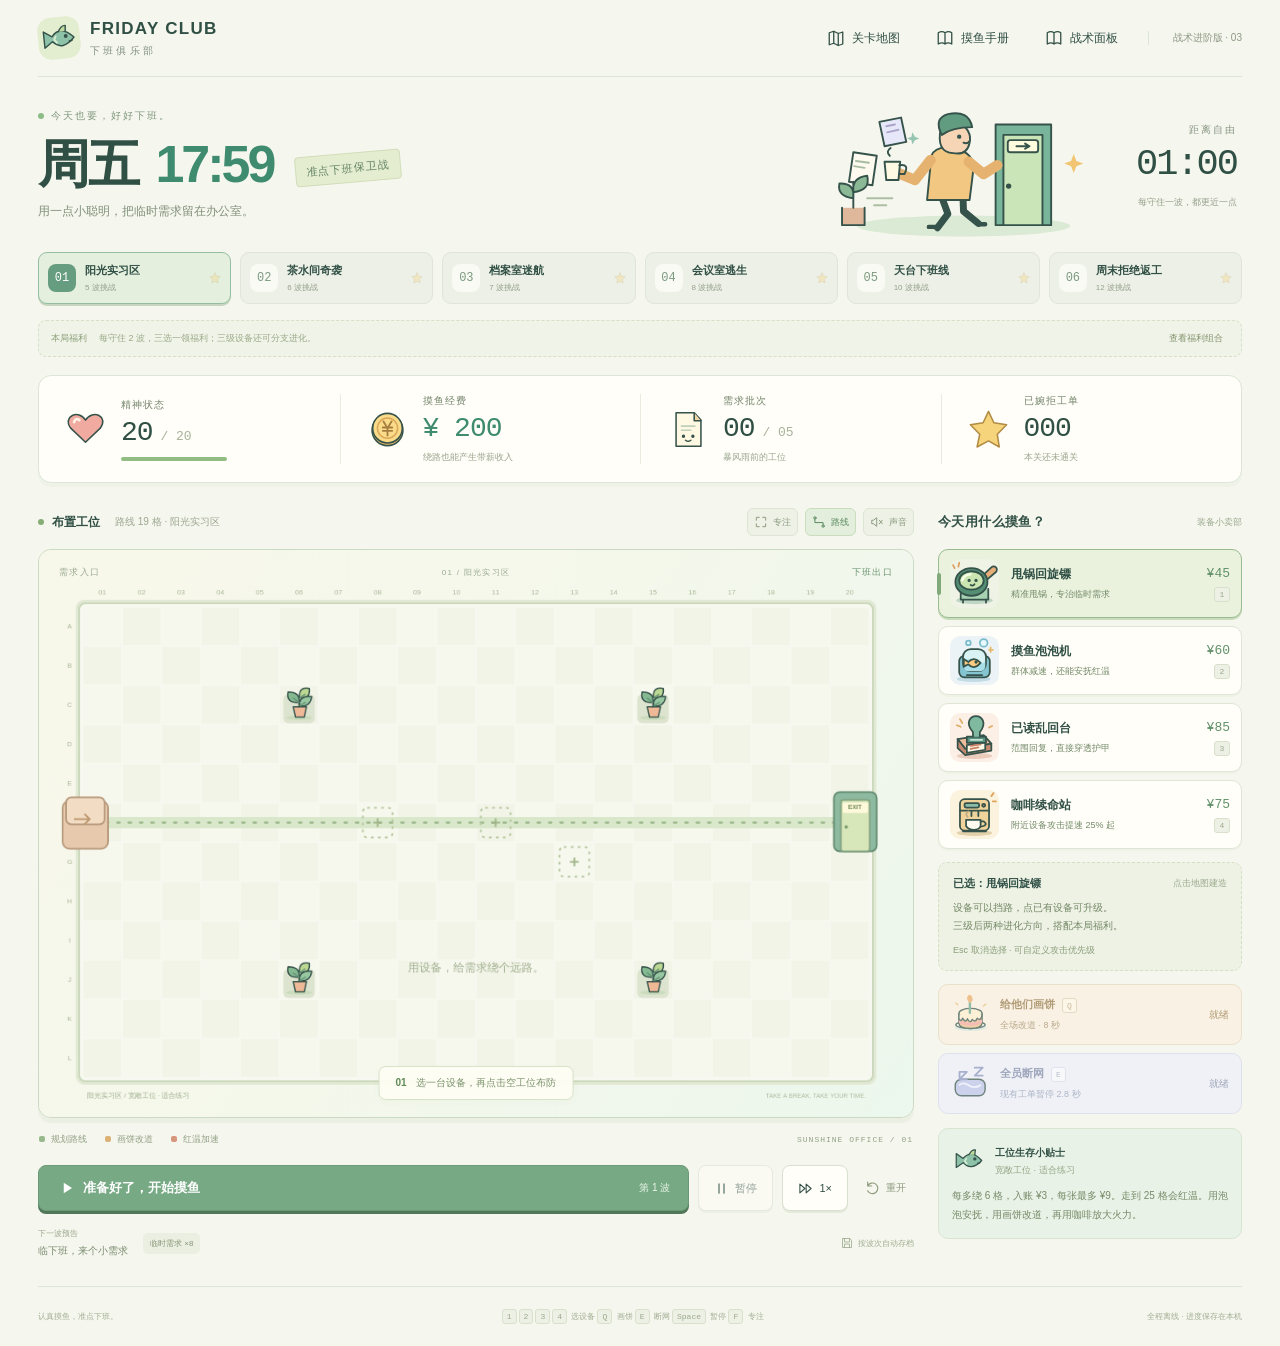
<file: index.html>
<!doctype html>
<html lang="zh-CN">
<head>
  <meta charset="utf-8">
  <meta name="viewport" content="width=device-width, initial-scale=1">
  <meta name="theme-color" content="#f6f7ee">
  <title>周五 17:59 · 下班俱乐部</title>
  <link rel="icon" href="data:image/svg+xml,%3Csvg xmlns='http://www.w3.org/2000/svg' viewBox='0 0 64 64'%3E%3Crect width='64' height='64' rx='18' fill='%23a6d4bb'/%3E%3Cpath d='m23 27-12-8v26l12-9q14 16 31-5Q37 13 23 27' fill='%23fff8dd' stroke='%2336534b' stroke-width='3'/%3E%3Ccircle cx='43' cy='29' r='2' fill='%2336534b'/%3E%3C/svg%3E">
  <link rel="stylesheet" href="style.css">
</head>
<body>
  <main class="app">
    <header class="topbar">
      <a class="brand" href="#"><span data-art="fish" class="brand-mark"></span><span>FRIDAY CLUB<small>下班俱乐部</small></span></a>
      <nav><button id="levels-btn" class="nav-button" data-control="map">关卡地图</button><button id="help-btn" class="nav-button" data-control="book">摸鱼手册</button><button id="intel-btn" class="nav-button" data-control="book">战术面板</button><span class="edition">战术进阶版 · 03</span></nav>
    </header>
    <section class="heading">
      <div class="heading-copy"><div class="eyebrow"><i></i> 今天也要，好好下班。</div><h1>周五 <span>17:59</span><span class="title-badge">准点下班保卫战</span></h1><p>用一点小聪明，把临时需求留在办公室。</p></div>
      <div class="hero-art" id="hero-art"></div><div class="office-clock"><span>距离自由</span><b id="clock">01:00</b><small>每守住一波，都更近一点</small></div>
    </section>
    <section class="chapter-strip" id="chapter-strip" aria-label="选择关卡"></section>
    <section class="perk-ribbon"><span class="perk-ribbon-label">本局福利</span><div id="owned-perks"></div><button id="perk-btn">每 2 波领福利</button></section>
    <div id="resume-banner" class="resume-banner hidden"><span data-control="save"></span><span id="resume-text">发现上次的摸鱼进度</span><button id="resume-btn">继续上次游戏</button><button id="dismiss-resume" aria-label="收起存档提示" data-control="close"></button></div>
    <section class="dashboard" aria-label="战况">
      <div class="stat"><span class="stat-art" data-art="heart"></span><div><label>精神状态</label><strong id="lives">20<em> / 20</em></strong><div class="life-track"><i id="life-bar"></i></div></div></div>
      <div class="stat"><span class="stat-art" data-art="coin"></span><div><label>摸鱼经费</label><strong id="money">¥ 200</strong><small id="bonus">绕路也能产生带薪收入</small></div></div>
      <div class="stat"><span class="stat-art" data-art="paper"></span><div><label>需求批次</label><strong id="wave">00<em> / 05</em></strong><small id="wave-name">暴风雨前的工位</small></div></div>
      <div class="stat"><span class="stat-art" data-art="star"></span><div><label>已婉拒工单</label><strong id="kills">000</strong><small id="best">本关还未通关</small></div></div>
    </section>
    <div class="game-layout">
      <section class="board-panel">
        <div class="board-toolbar"><span><i class="status-dot"></i><b id="status">布置工位</b><small id="route-info"></small></span><div><button id="focus-btn" class="chip" aria-label="切换专注模式" title="专注模式 F"></button><button id="path-btn" class="chip active" aria-pressed="true" title="显示路线"></button><button id="sound-btn" class="chip" aria-pressed="false" title="声音开关"></button></div></div>
        <div class="canvas-wrap" id="canvas-wrap">
          <canvas id="game" width="1000" height="650" tabindex="0" aria-label="塔防地图：选设备后点击空工位建造。方向键移动光标，回车操作。"></canvas>
          <div class="map-label"><span>需求入口</span><span id="map-title">阳光实习区</span><span>下班出口</span></div>
          <div class="map-note" id="map-note"></div><div class="toast" id="toast" role="status" aria-live="polite"></div>
          <div class="overlay hidden" id="result-overlay"><div class="result-card"><div class="result-illustration" id="result-illustration"></div><span class="eyebrow" id="result-tag"></span><h2 id="result-title"></h2><div id="result-stars" class="result-stars"></div><p id="result-description"></p><div class="result-actions"><button class="primary" id="next-level"></button><button class="secondary" id="play-again">再挑战一次</button></div></div></div>
        </div>
        <div class="board-footer"><span><i class="legend path"></i>规划路线</span><span><i class="legend cake"></i>画饼改道</span><span><i class="legend rage"></i>红温加速</span><span class="coord" id="coord">SUNSHINE OFFICE / 01</span></div>
        <div class="transport"><button id="wave-btn" class="primary"></button><button id="pause-btn" class="secondary" disabled></button><button id="speed-btn" class="secondary"></button><button id="reset-btn" class="quiet" title="重开本关"></button></div>
        <div class="wave-preview"><div><span class="tiny-label">下一波预告</span><b id="preview-title"></b></div><div class="enemy-preview" id="enemy-preview"></div><span class="save-indicator" id="save-indicator"></span></div>
      </section>
      <aside class="side-panel">
        <div class="section-label"><h2>今天用什么摸鱼？</h2><span>装备小卖部</span></div>
        <div id="tower-list" class="tower-list"></div>
        <div class="selection-panel" id="selection-panel"></div>
        <div class="skill-grid"><button class="skill-card cake-skill" id="cake-btn"><span class="skill-art" data-art="cake"></span><span><strong>给他们画饼 <kbd>Q</kbd></strong><small id="cake-label">全场改道 · 8 秒</small></span><b id="cake-timer">就绪</b></button><button class="skill-card sleep-skill" id="freeze-btn"><span class="skill-art" data-art="sleep"></span><span><strong>全员断网 <kbd>E</kbd></strong><small>现有工单暂停 2.8 秒</small></span><b id="freeze-timer">就绪</b></button></div>
        <div class="rule-card"><div class="rule-heading"><span data-art="fish"></span><span><b id="rule-title">工位生存小贴士</b><small id="level-rule"></small></span></div><p id="rule-copy"></p></div>
      </aside>
    </div>
    <footer class="page-footer"><span>认真摸鱼，准点下班。</span><span><kbd>1</kbd><kbd>2</kbd><kbd>3</kbd><kbd>4</kbd> 选设备 <kbd>Q</kbd> 画饼 <kbd>E</kbd> 断网 <kbd>Space</kbd> 暂停 <kbd>F</kbd> 专注</span><span>全程离线 · 进度保存在本机</span></footer>
  </main>
  <dialog id="level-dialog" class="level-dialog"><button class="dialog-close" id="close-levels" aria-label="关闭关卡地图" data-control="close"></button><span class="eyebrow">THE GREAT OFFICE ESCAPE</span><h2>今天，从哪里溜走？</h2><p class="dialog-intro">6 个工位，48 波离谱需求。每张地图都可以直接挑战。</p><div id="level-grid" class="level-grid"></div><div class="level-detail"><div><strong id="level-detail-title"></strong><p id="level-detail-copy"></p><small>切换将重新开始所选关卡；已获得的星级永久保留。</small></div><button class="primary" id="enter-level">去这个工位</button></div></dialog>
  <dialog id="help-dialog"><button class="dialog-close" id="close-help" aria-label="关闭摸鱼手册" data-control="close"></button><span class="eyebrow">EMPLOYEE SURVIVAL HANDBOOK</span><h2>你的 KPI：准点下班。</h2><div class="help-grid"><article><span data-art="pot"></span><b>设备，也是你的迷宫</b><p>选设备，点空格建造。工单自动找最短路。不能封死道路，点设备可升级、出售。</p></article><article><span data-art="coin"></span><b>多绕两步，带薪摸鱼</b><p>相对直线进度多走 6 格赚 ¥3，最多赚 ¥9。走到 25 格会红温加速，泡泡可暂时安抚。</p></article><article><span data-art="cake"></span><b>饼不必真，路线得真</b><p>按 Q 再点空格，全场先去吃饼。按 E 断网，现有工单暂停 2.8 秒。每波结束重置技能。</p></article><article><span data-art="coffee"></span><b>咖啡，给整条防线续命</b><p>咖啡站给范围内设备提速 25%–45%，多个站不叠加。紫色会议怪会拉住同事，趁机群攻。</p></article></div><div class="help-bottom"><p>每 2 波可三选一领福利，三级设备可选择专属进化方向。三星：剩余精神 ≥16；二星：≥8；一星：成功通关。自动保存每波开始前的布防，刷新可继续。切换窗口自动暂停。特殊地砖与收入以当前关卡提示为准。</p><button class="primary" id="start-help">知道了，开始摸鱼</button></div></dialog>
  <dialog id="perk-dialog" class="perk-dialog"><button class="dialog-close" id="close-perks" aria-label="稍后选择福利" data-control="close"></button><span class="eyebrow">CHOOSE YOUR OFFICE ADVANTAGE</span><h2>这次，福利是真的。</h2><p class="dialog-intro">三选一，本关永久生效。选择适合当前防线的那张。</p><div id="perk-options" class="perk-options"></div><p class="dialog-hint">每守住两波可领取一次；重新开局会出现不同组合。</p></dialog>
  <dialog id="evolve-dialog"><button class="dialog-close" id="close-evolve" aria-label="关闭分支进化" data-control="close"></button><span class="eyebrow">PICK A SPECIALTY. MAKE IT YOURS.</span><h2 id="evolve-title">设备分支进化</h2><p class="dialog-intro">三级设备可以再进化一次。两条路线互斥，出售后可以重新建设。</p><div id="evolve-options" class="evolve-options"></div></dialog>
  <dialog id="intel-dialog" class="intel-dialog"><button class="dialog-close" id="close-intel" aria-label="关闭战术面板" data-control="close"></button><span class="eyebrow">A LITTLE STRATEGY. A LOT LESS OVERTIME.</span><h2>摸鱼，也要讲战术。</h2><div class="intel-tabs"><button data-tab="report" class="active">本局战报</button><button data-tab="enemies">工单图鉴</button><button data-tab="perks">福利组合</button></div><div id="intel-content"></div></dialog>
  <script src="engine.js"></script>
  <script src="art.js"></script>
  <script src="renderer.js"></script>
  <script src="systems.js"></script>
  <script src="game.js"></script>
</body>
</html>
</file>
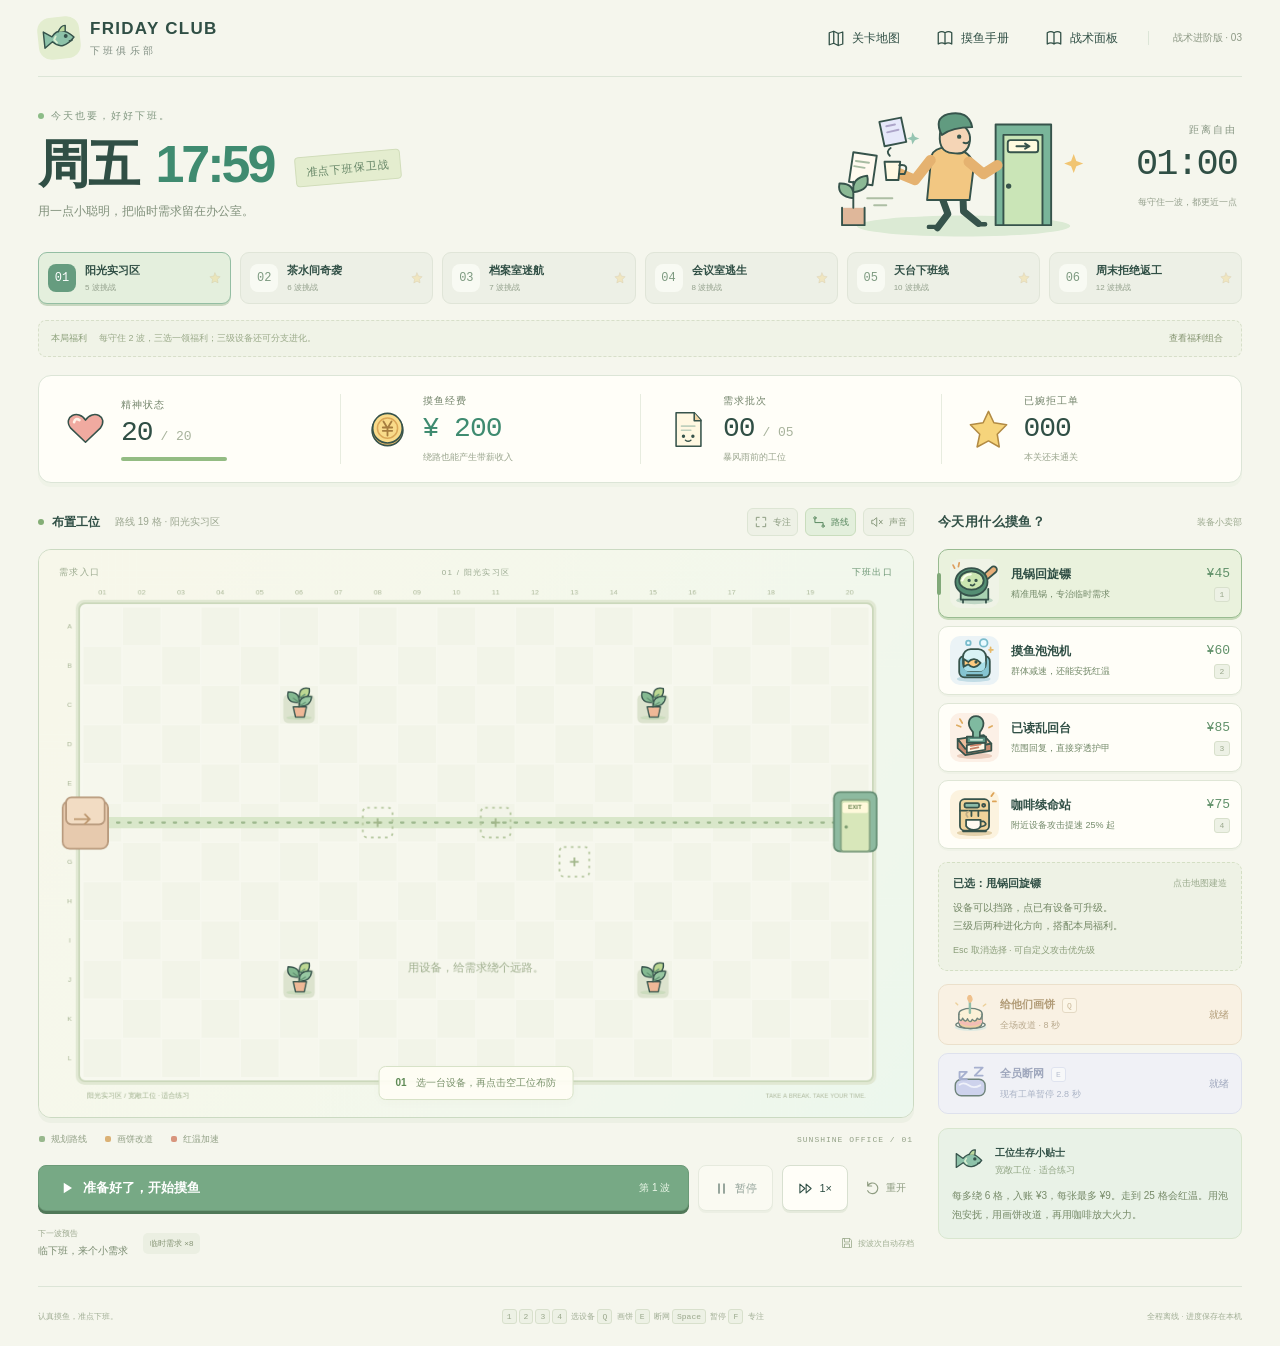
<file: 周五1759.html>
<!doctype html>
<html lang="zh-CN">
<head>
  <meta charset="utf-8">
  <meta name="viewport" content="width=device-width, initial-scale=1">
  <meta name="theme-color" content="#f6f7ee">
  <title>周五 17:59 · 下班俱乐部</title>
  <link rel="icon" href="data:image/svg+xml,%3Csvg xmlns='http://www.w3.org/2000/svg' viewBox='0 0 64 64'%3E%3Crect width='64' height='64' rx='18' fill='%23a6d4bb'/%3E%3Cpath d='m23 27-12-8v26l12-9q14 16 31-5Q37 13 23 27' fill='%23fff8dd' stroke='%2336534b' stroke-width='3'/%3E%3Ccircle cx='43' cy='29' r='2' fill='%2336534b'/%3E%3C/svg%3E">
  <style>
:root { --ink:#304f45; --muted:#829084; --green:#3f8b70; --mint:#e4f0e3; --paper:#fffef8; --line:#dce5d7; --bg:#f5f6ed; --coral:#d88d77; --gold:#d6a751; --blue:#689baa; }
* { box-sizing:border-box; }
body { margin:0; background:var(--bg); color:var(--ink); font:14px Arial,"PingFang SC","Microsoft YaHei",sans-serif; }
button,a { -webkit-tap-highlight-color:transparent; }
button { font:inherit; color:inherit; cursor:pointer; border:0; transition:background .18s,transform .18s,box-shadow .18s; }
button:not(:disabled):active { transform:translateY(2px); }
button:disabled { cursor:not-allowed; opacity:.5; }
button:focus-visible,a:focus-visible,canvas:focus-visible { outline:3px solid #71ad93; outline-offset:3px; }
svg { display:block; width:100%; height:100%; flex-shrink:0; }
button svg { width:18px; height:18px; }
.app { max-width:1432px; margin:auto; padding:0 38px; }
.topbar { height:77px; border-bottom:1px solid var(--line); display:flex; align-items:center; justify-content:space-between; }
.brand { display:flex; align-items:center; gap:10px; text-decoration:none; color:var(--ink); font-weight:850; letter-spacing:1.3px; font-size:17px; }
.brand-mark { width:42px; height:42px; background:#e3edcf; border-radius:13px; transform:rotate(-6deg); padding:1px; }
.brand small { display:block; font-size:10px; letter-spacing:3.2px; color:var(--muted); margin-top:5px; font-weight:500; }
.topbar nav { display:flex; align-items:center; gap:24px; }
.nav-button { background:none; display:flex; align-items:center; gap:7px; font-size:12px; }
.nav-button:hover { color:var(--green); }
.edition { border-left:1px solid var(--line); padding-left:24px; font-size:10px; color:#8d9985; }
.heading { display:flex; align-items:center; position:relative; height:175px; gap:18px; }
.heading-copy { z-index:1; flex-shrink:0; }
.eyebrow { display:flex; align-items:center; gap:7px; font-size:10px; letter-spacing:2px; color:#819780; }
.eyebrow i { height:6px; width:6px; background:#8cbc87; border-radius:50%; }
h1 { font-size:52px; letter-spacing:-2px; font-weight:850; margin:13px 0 10px; line-height:1.1; }
h1>span:first-child { color:var(--green); font-weight:900; letter-spacing:-3px; margin-left:5px; }
h1 .title-badge { display:inline-block; margin-left:22px; font-size:11px; letter-spacing:1px; font-weight:500; vertical-align:middle; color:#648465; background:#e4edcf; padding:8px 10px; border:1px solid #d1ddba; border-radius:4px; transform:rotate(-5deg); }
.heading p { font-size:12px; color:#80907b; margin:0; }
.hero-art { width:295px; height:150px; margin-left:auto; margin-right:20px; align-self:flex-end; }
.office-clock { text-align:right; flex-shrink:0; padding-right:5px; }
.office-clock span { font-size:10px; color:#869582; letter-spacing:2px; }
.office-clock b { display:block; font-size:37px; letter-spacing:-2px; line-height:1.5; font-family:monospace; font-weight:500; }
.office-clock small { font-size:9px; color:#95a08d; }
.chapter-strip { display:grid; grid-template-columns:repeat(6,minmax(0,1fr)); gap:9px; margin:0 0 22px; }
.chapter-chip { background:#edf0e6; border:1px solid #e0e5d8; border-radius:9px; padding:10px 9px; display:flex; align-items:center; text-align:left; gap:9px; min-width:0; }
.chapter-chip.active { border-color:#94bea3; background:#e4efdd; box-shadow:0 2px 0 #c7d7bf; }
.chapter-chip:hover { background:#e5eddd; }
.chapter-number { display:grid; place-items:center; width:28px; height:28px; border-radius:8px; background:#f8faf3; color:#7d9a80; font:12px monospace; flex-shrink:0; }
.chapter-chip.active .chapter-number { background:#669c7f; color:white; }
.chapter-chip strong { display:block; font-size:11px; white-space:nowrap; font-weight:600; }
.chapter-chip small { display:block; margin-top:4px; color:#94a18d; font-size:8px; }
.chapter-chip .mini-star { width:12px; height:12px; margin-left:auto; opacity:.35; }
.chapter-chip.cleared .mini-star { opacity:1; }
.resume-banner { display:flex; align-items:center; gap:12px; background:#e5eff7; padding:11px 16px; border:1px solid #c8dce9; border-radius:9px; margin-bottom:16px; font-size:11px; color:#5c8294; }
.resume-banner>span:first-child { width:18px; height:18px; }
.resume-banner button { background:none; font-size:11px; font-weight:700; }
.resume-banner #resume-btn { margin-left:auto; text-decoration:underline; text-underline-offset:3px; }
.resume-banner #dismiss-resume { padding:0; }
.dashboard { display:grid; grid-template-columns:repeat(4,minmax(0,1fr)); margin-bottom:23px; background:var(--paper); border:1px solid var(--line); border-radius:13px; padding:18px 0; box-shadow:0 4px 0 #e8edde77; }
.stat { min-width:0; padding:0 25px; display:flex; align-items:center; gap:14px; }
.stat+.stat { border-left:1px solid #e7ecdf; }
.stat-art { width:43px; height:43px; flex-shrink:0; }
.stat>div { min-width:0; }
.stat label { display:block; font-size:10px; color:#84917d; margin-bottom:7px; letter-spacing:1px; }
.stat strong { font:500 28px/1 monospace; display:block; white-space:nowrap; letter-spacing:-1px; }
.stat strong em { font-size:13px; font-style:normal; color:#a7b29b; letter-spacing:0; }
.stat small { display:block; font-size:9px; color:#9aa58e; margin-top:8px; white-space:nowrap; overflow:hidden; text-overflow:ellipsis; }
#money { color:var(--green); }
.life-track { width:106px; max-width:100%; height:4px; border-radius:5px; overflow:hidden; background:#eaf0df; margin-top:10px; }
.life-track i { display:block; height:100%; background:#93bc83; transition:width .3s; }
.game-layout { display:grid; grid-template-columns:minmax(0,1fr) 304px; gap:24px; }
.board-panel { min-width:0; }
.board-toolbar { display:flex; justify-content:space-between; align-items:center; height:32px; margin-bottom:11px; }
.board-toolbar>span { display:flex; align-items:center; gap:8px; }
.status-dot { width:6px; height:6px; background:#84ae76; border-radius:50%; }
.board-toolbar b { font-size:12px; font-weight:600; }
.board-toolbar small { font-size:10px; color:#9ca791; margin-left:7px; }
.board-toolbar>div { display:flex; gap:7px; }
.chip { background:#eef1e6; border:1px solid #dde5d4; border-radius:6px; padding:6px; display:flex; align-items:center; gap:5px; font-size:9px; color:#8c9c81; }
.chip svg { width:14px; height:14px; }
.chip.active { background:#e3efdc; color:#5c8a62; border-color:#c9ddbd; }
.canvas-wrap { position:relative; background:#f2f4e8; border:1px solid #cbdac2; border-radius:13px; overflow:hidden; aspect-ratio:1000/650; box-shadow:0 5px 0 #e0e8d877; }
canvas { display:block; width:100%; height:100%; cursor:crosshair; touch-action:none; }
.map-label { pointer-events:none; position:absolute; inset:16px 20px auto; display:flex; align-items:center; justify-content:space-between; font-size:9px; letter-spacing:1.3px; color:#9cab90; }
.map-label>span:last-child { color:#6b9573; }
.map-label>span:nth-child(2) { color:#9baa91; font-size:8px; }
.map-note { pointer-events:none; position:absolute; left:50%; bottom:17px; transform:translateX(-50%); background:#fffef5ed; border:1px solid #d7e2c7; border-radius:7px; padding:9px 16px; color:#7a926c; white-space:nowrap; font-size:10px; box-shadow:0 3px 10px #52633b06; transition:opacity .3s; }
.map-note b { color:#5e8a55; margin-right:7px; }
.toast { position:absolute; top:48px; left:50%; width:max-content; max-width:92%; transform:translate(-50%,-8px); background:#3f725c; color:white; padding:11px 17px; border-radius:8px; font-size:12px; box-shadow:0 6px 15px #30514122; opacity:0; pointer-events:none; transition:.2s; z-index:6; }
.toast.visible { opacity:1; transform:translate(-50%,0); }
.board-footer { display:flex; align-items:center; gap:18px; padding:15px 1px 12px; color:#93a187; font-size:9px; }
.legend { display:inline-block; width:6px; height:6px; margin-right:6px; border-radius:2px; }
.legend.path { background:#98b88d; }.legend.cake { background:#dbb175; }.legend.rage { background:#d8957d; }
.coord { margin-left:auto; font:8px monospace; letter-spacing:1px; }
.transport { display:flex; gap:9px; margin-top:7px; }
.primary { min-height:46px; padding:12px 18px; border:1px solid #6c9a78; border-radius:8px; background:#77a985; color:white; font-size:13px; font-weight:650; box-shadow:0 3px 0 #507858; display:flex; align-items:center; justify-content:center; gap:9px; }
.primary:hover:not(:disabled) { background:#649978; }
.transport .primary { flex:1; justify-content:space-between; text-align:left; }
.transport .primary>span { display:flex; align-items:center; gap:8px; }
.transport .primary small { font-size:10px; font-weight:400; color:#eaf6e7; }
.secondary { background:var(--paper); border:1px solid #d8e0d0; border-radius:8px; padding:10px 15px; font-size:11px; display:flex; justify-content:center; align-items:center; gap:6px; box-shadow:0 2px 0 #e5eadc; white-space:nowrap; }
.secondary:hover:not(:disabled) { background:#edf2e5; }
.secondary svg { width:15px; height:15px; }
.quiet { display:flex; align-items:center; justify-content:center; padding:0 8px; background:none; color:#8e9c81; font-size:10px; gap:5px; white-space:nowrap; }
.quiet svg { width:16px; height:16px; }
.wave-preview { display:flex; align-items:center; gap:15px; padding:17px 0 3px; }
.tiny-label { display:block; font-size:8px; color:#9aa78d; margin-bottom:5px; }
.wave-preview b { display:block; font-size:10px; font-weight:500; color:#7a8c71; }
.enemy-preview { display:flex; gap:5px; flex-wrap:wrap; }
.enemy-badge { background:#ebefe2; border-radius:5px; padding:5px 7px; font-size:8px; color:#879576; }
.enemy-badge.boss { background:#f4e4d8; color:#b28569; }
.save-indicator { margin-left:auto; color:#a0ae92; font-size:8px; display:flex; gap:5px; align-items:center; white-space:nowrap; }.save-indicator svg { width:12px; height:12px; }
.section-label { display:flex; justify-content:space-between; align-items:center; height:32px; margin-bottom:11px; }
.section-label h2 { font-size:13px; letter-spacing:.4px; margin:0; font-weight:600; }
.section-label>span { font-size:9px; color:#9aa88d; }
.tower-list { display:flex; flex-direction:column; gap:8px; }
.tower-card { display:flex; align-items:center; text-align:left; gap:12px; border:1px solid #dfe6d6; border-radius:10px; padding:9px 11px; min-width:0; width:100%; background:var(--paper); position:relative; box-shadow:0 2px 0 #e5eadc66; }
.tower-card:hover { background:#f0f6e9; }
.tower-card.selected { border-color:#99bb91; background:#eaf2dd; box-shadow:0 2px 0 #c9dcbb; }
.tower-card.selected:before { content:''; position:absolute; width:4px; height:22px; border-radius:3px; background:#81a979; left:-2px; }
.tower-icon { display:block; width:49px; height:49px; background:#eff3e6; border-radius:10px; flex-shrink:0; }
.tower-card:nth-child(2) .tower-icon { background:#ebf3f6; }.tower-card:nth-child(3) .tower-icon { background:#fcf0e6; }.tower-card:nth-child(4) .tower-icon { background:#fcf3df; }
.tower-copy { flex:1; min-width:0; }
.tower-copy strong { display:block; font-size:12px; font-weight:600; margin-bottom:5px; white-space:nowrap; }
.tower-copy small { display:block; font-size:9px; color:#95a184; white-space:nowrap; }
.tower-price { font:13px monospace; color:#609069; text-align:right; }
.tower-price kbd { display:block; margin:6px 0 0 auto; width:16px; font-size:8px; text-align:center; }
.selection-panel { padding:13px 14px; min-height:107px; margin-top:13px; background:#eef2e5; border:1px dashed #d4dfc4; border-radius:9px; }
.selection-title { display:flex; align-items:center; justify-content:space-between; font-size:11px; }
.selection-title>b { font-weight:600; }.selection-title>span { font-size:9px; color:#9aaa8d; }
.selection-panel p { font-size:10px; line-height:1.8; color:#87987a; margin:8px 0 5px; }
.selection-panel small { color:#a5b095; font-size:9px; }
.selected-actions { display:flex; gap:8px; margin-top:10px; }
.selected-actions button { flex:1; padding:8px; background:#dbe8cc; border:1px solid #c9d9b8; border-radius:5px; font-size:10px; color:#69875b; }
.selected-actions button:last-child { background:#fffaf0; border-color:#e7dfca; color:#a59879; }
.skill-grid { display:grid; gap:8px; margin-top:13px; }
.skill-card { position:relative; padding:10px 12px; width:100%; display:flex; align-items:center; gap:10px; background:#fbefdf; border:1px solid #e8d7bd; border-radius:10px; text-align:left; }
.skill-card:disabled { opacity:.7; }
.skill-card.selected { outline:2px solid #c7a166; outline-offset:2px; }
.skill-art { width:39px; height:39px; flex-shrink:0; }
.skill-card strong { display:block; font-size:11px; font-weight:600; color:#a1875c; }
.skill-card small { display:block; font-size:9px; color:#b19d7e; margin-top:6px; }
.skill-card>b { margin-left:auto; font:10px monospace; color:#a1875c; flex-shrink:0; }
.skill-card kbd { margin-left:4px; border-color:#deceb3; background:#fff6e6; color:#b69d76; }
.sleep-skill { background:#eef0fa; border-color:#d5d9ed; }
.sleep-skill strong,.sleep-skill>b { color:#848faf; }.sleep-skill small { color:#9ca6c1; }.sleep-skill kbd { background:#f9faff; border-color:#d7dcf1; color:#9fa9c4; }
.rule-card { padding:14px 13px; margin-top:14px; background:#e9f2e7; border:1px solid #d8e6cf; border-radius:10px; }
.rule-heading { display:flex; align-items:center; gap:9px; }.rule-heading>span:first-child { width:34px; height:34px; }.rule-heading b { font-size:10px; font-weight:600; }.rule-heading small { display:block; font-size:9px; color:#91a584; margin-top:4px; }
.rule-card p { font-size:10px; line-height:1.9; color:#879b7a; margin:9px 0 0; }
.page-footer { display:flex; justify-content:space-between; align-items:center; gap:15px; padding:22px 0; margin-top:25px; border-top:1px solid var(--line); color:#a1ae95; font-size:8px; }
kbd { display:inline-block; padding:2px 4px; font:8px monospace; border:1px solid #d8e0cc; background:#edf1e5; border-radius:3px; color:#99a78b; margin-right:2px; }
.hidden { display:none!important; }
.overlay { position:absolute; inset:0; background:#f4f7e9ed; display:grid; place-items:center; padding:20px; z-index:5; backdrop-filter:blur(5px); text-align:center; }
.result-card { max-width:410px; }.result-card .eyebrow { justify-content:center; font-size:9px; }.result-illustration { width:110px; height:110px; margin:auto auto 18px; }.result-card h2 { font-size:26px; margin:15px 0; }.result-card p { font-size:12px; line-height:1.9; color:#94a082; }.result-stars { display:flex; gap:9px; justify-content:center; margin:12px 0; }.result-stars svg { width:30px; height:30px; }.result-stars .empty { opacity:.2; filter:grayscale(1); }.result-actions { display:flex; justify-content:center; gap:12px; margin-top:20px; }
dialog { background:#fafcf3; border:1px solid #d3dfc8; border-radius:18px; padding:32px; width:90%; max-width:700px; color:var(--ink); box-shadow:0 30px 90px #304e3830; }
dialog::backdrop { background:#52684a66; backdrop-filter:blur(7px); }.dialog-close { position:absolute; top:18px; right:18px; background:#eaf0df; padding:7px; border-radius:50%; color:#8a9d7a; }.dialog-close svg { width:17px; height:17px; }dialog h2 { font-size:28px; margin:16px 0 10px; letter-spacing:-.8px; }.dialog-intro { font-size:12px; color:#92a083; line-height:1.7; margin-bottom:25px; }.level-dialog { max-width:880px; }.level-grid { display:grid; grid-template-columns:repeat(3,minmax(0,1fr)); gap:13px; }.level-card { text-align:left; background:#fffef8; border:1px solid #dfe7d4; border-radius:11px; padding:10px; min-width:0; }.level-card.selected { border:2px solid #88ad7c; padding:9px; box-shadow:0 3px 0 #d0dfc2; }.level-thumbnail { display:block; aspect-ratio:200/95; background:#eff4e4; border-radius:6px; overflow:hidden; }.level-card-title { margin:11px 3px 6px; display:flex; align-items:center; justify-content:space-between; font-size:12px; }.level-card-title small { font:9px monospace; color:#9bab8c; }.level-card>small { display:block; font-size:9px; color:#9aab89; margin:0 3px 5px; }.level-detail { display:flex; align-items:center; gap:24px; padding-top:24px; }.level-detail>div { flex:1; }.level-detail strong { font-size:13px; }.level-detail p { font-size:11px; color:#8fa17f; line-height:1.8; margin:8px 0; }.level-detail small { color:#a6b197; font-size:9px; }.level-detail .primary { white-space:nowrap; font-size:12px; }.help-grid { display:grid; grid-template-columns:1fr 1fr; gap:18px 30px; margin:26px 0; }.help-grid article>span { display:block; width:56px; height:56px; margin-bottom:12px; }.help-grid b { font-size:13px; }.help-grid p { font-size:11px; line-height:1.9; color:#91a181; }.help-bottom { border-top:1px solid #dfe6d4; padding-top:14px; display:flex; align-items:center; gap:20px; }.help-bottom p { flex:1; font-size:10px; line-height:1.9; color:#9ca98d; }.help-bottom button { white-space:nowrap; font-size:11px; }
.focus-mode .heading,.focus-mode .topbar,.focus-mode .chapter-strip,.focus-mode .page-footer { display:none; }.focus-mode .app { padding-top:12px; }.focus-mode .dashboard { padding:11px 0; margin-bottom:15px; }.focus-mode .stat small { display:none; }.focus-mode .stat-art { width:34px; height:34px; }.focus-mode .stat strong { font-size:25px; }.focus-mode .wave-preview { padding-top:13px; }.focus-mode .rule-card { display:none; }.focus-mode .tower-card { padding-top:7px; padding-bottom:7px; }.focus-mode .tower-icon { width:43px; height:43px; }.focus-mode .selection-panel { min-height:100px; }.focus-mode .skill-card { padding-top:8px; padding-bottom:8px; }
@media(min-width:821px){.focus-mode .app{max-width:min(1432px,calc((100vh - 300px)*1.5385 + 404px));padding-left:30px;padding-right:30px}.focus-mode .hero-art{display:none}}
@media(max-width:1200px){.app{padding:0 25px}.game-layout{grid-template-columns:minmax(0,1fr) 280px;gap:20px}.hero-art{width:230px;margin-right:0}.title-badge{display:none!important}.stat{padding:0 17px;gap:9px}.stat-art{width:36px;height:36px}.board-toolbar small{display:none}.chapter-chip{gap:6px;padding:9px 7px}.chapter-chip strong{font-size:10px}.chapter-number{width:23px;height:25px;font-size:10px}.tower-card{gap:9px}.tower-icon{width:43px;height:43px}.tower-copy small{font-size:8px}.coord{display:none}.enemy-badge{font-size:7px;padding:4px}.save-indicator{display:none}.secondary{padding-left:12px;padding-right:12px}.page-footer>span:last-child{display:none}.office-clock b{font-size:32px}}
@media(max-width:820px){.app{padding:0 20px}.topbar{height:68px}.topbar nav{gap:17px}.edition{display:none}.heading{height:151px}.hero-art{width:200px;height:130px}.office-clock{display:none}h1{font-size:45px}.game-layout{grid-template-columns:1fr}.chapter-strip{gap:7px;overflow-x:auto;grid-template-columns:repeat(6,minmax(145px,1fr));padding-bottom:5px;margin-bottom:14px}.chapter-chip{padding:10px}.dashboard{padding:15px 0;margin-bottom:18px}.stat{padding:0 13px;gap:10px}.stat-art{width:29px;height:29px}.stat strong{font-size:24px}.stat label{font-size:9px}.stat small{font-size:8px}.side-panel{display:grid;grid-template-columns:1fr 1fr;gap:12px}.section-label{grid-column:1/-1;height:20px;margin-bottom:0}.tower-list{grid-column:1/-1;display:grid;grid-template-columns:repeat(4,minmax(0,1fr));gap:8px}.tower-card{display:grid;grid-template-columns:42px 1fr;gap:6px;padding:10px}.tower-icon{grid-row:1/3;width:42px;height:42px}.tower-copy strong{font-size:10px}.tower-copy small{display:none}.tower-price{grid-column:2;display:flex;justify-content:space-between;font-size:10px}.tower-price kbd{margin:0;font-size:7px}.selection-panel{margin:0;grid-row:3;min-height:146px}.skill-grid{margin:0;grid-row:3;grid-column:2}.rule-card{grid-column:1/-1;margin-top:0;display:flex;align-items:center;gap:20px;padding:11px 15px}.rule-heading{flex-shrink:0}.rule-card p{margin:0;font-size:10px}.page-footer{margin-top:20px}.wave-preview{padding:14px 0 0}.focus-mode .app{padding-top:10px}.focus-mode .selection-panel{min-height:146px}}
@media(max-width:520px){.app{padding:0 12px}.topbar{height:64px}.brand{font-size:13px;gap:7px}.brand-mark{width:34px;height:34px}.brand small{font-size:8px;letter-spacing:2px}.topbar nav{gap:13px}.nav-button{font-size:10px;gap:5px}.nav-button svg{width:14px;height:14px}.heading{height:137px;overflow:hidden}.heading-copy{position:relative}h1{font-size:40px}.heading .eyebrow{font-size:9px;letter-spacing:1px}.heading p{font-size:10px}.hero-art{position:absolute;right:-33px;bottom:-5px;width:180px;height:107px;opacity:.4;z-index:0}.heading-copy{z-index:1}.chapter-strip{grid-template-columns:repeat(6,132px);margin-bottom:12px}.chapter-chip strong{font-size:10px}.dashboard{padding:13px 0;border-radius:10px}.stat{padding:0 9px;display:block}.stat-art{display:none}.stat label{font-size:8px;letter-spacing:0}.stat strong{font-size:21px}.stat strong em{font-size:9px}.stat small{font-size:7px;margin-top:8px}.life-track{margin-top:10px}.board-toolbar{height:27px;margin-bottom:9px}.board-toolbar b{font-size:10px}.chip{padding:5px}.chip span{display:none}.chip svg{width:13px;height:13px}.map-label{inset:9px 10px auto;font-size:7px;letter-spacing:.3px}.map-label>span:nth-child(2){font-size:6px}.canvas-wrap{border-radius:9px}.map-note{font-size:8px;bottom:9px;padding:6px 9px}.toast{font-size:10px;padding:8px 11px;top:30px}.board-footer{font-size:8px;gap:13px;padding-top:12px;padding-bottom:10px}.transport{gap:6px;margin-top:3px}.transport .primary{min-height:43px;font-size:11px;padding:10px}.transport .primary small{font-size:8px}.transport .primary svg{width:14px;height:14px}.transport .secondary{padding:9px;font-size:10px;gap:3px}.secondary svg{width:12px;height:12px}.quiet{padding:0 3px}.quiet span{display:none}.wave-preview{gap:10px}.wave-preview b{font-size:9px}.enemy-preview{gap:3px}.enemy-badge{font-size:7px;padding:4px}.tiny-label{font-size:7px}.side-panel{gap:10px}.tower-list{gap:6px}.tower-card{display:flex;flex-direction:column;align-items:flex-start;padding:8px 6px;gap:7px}.tower-icon{width:43px;height:43px;align-self:center}.tower-copy{width:100%}.tower-copy strong{font-size:9px;text-align:center;margin:0;letter-spacing:-.2px}.tower-price{display:flex;justify-content:space-between;width:100%;padding:0 3px}.tower-price kbd{margin:0}.selection-panel{padding:12px 10px}.selection-title{font-size:10px}.selection-title>span{font-size:8px}.selection-panel p{font-size:9px;line-height:1.9}.selection-panel small{font-size:8px}.skill-card{padding:8px 7px;gap:6px}.skill-art{width:29px;height:29px}.skill-card strong{font-size:9px}.skill-card small{font-size:7px}.skill-card>b{font-size:8px}.skill-card kbd{display:none}.skill-grid{gap:7px}.rule-card{display:block;padding:12px}.rule-card p{margin-top:8px;font-size:9px}.rule-heading>span:first-child{width:28px;height:28px}.page-footer{font-size:7px;flex-wrap:wrap;gap:10px;padding:16px 0}.page-footer>span:first-child{display:none}.resume-banner{padding:9px;gap:7px;font-size:9px}.resume-banner button{font-size:9px}.resume-banner>span:first-child{display:none}.result-illustration{width:57px;height:57px;margin-bottom:5px}.result-card .eyebrow{font-size:6px;letter-spacing:1px}.result-card h2{font-size:17px;margin:8px 0}.result-stars{margin:5px 0;gap:5px}.result-stars svg{width:18px;height:18px}.result-card p{font-size:9px;margin:5px 0;line-height:1.6}.result-actions{margin-top:10px;gap:7px}.result-actions .primary,.result-actions .secondary{font-size:9px;min-height:30px;padding:7px 10px}dialog{padding:23px;max-height:90vh}.dialog-close{top:12px;right:12px}dialog h2{font-size:23px}.dialog-intro{font-size:10px}.level-grid{grid-template-columns:repeat(2,minmax(0,1fr));gap:10px}.level-card-title{font-size:10px;margin-top:8px}.level-card-title small{font-size:7px}.level-card>small{font-size:8px}.level-detail{display:block;padding-top:18px}.level-detail p{font-size:10px}.level-detail small{font-size:8px}.level-detail .primary{width:100%;margin-top:15px}.help-grid{gap:14px;}.help-grid article>span{width:43px;height:43px}.help-grid b{font-size:10px}.help-grid p{font-size:9px}.help-bottom{display:block}.help-bottom button{width:100%;margin-top:15px}.help-bottom p{font-size:9px}.focus-mode .stat-art{display:none}.focus-mode .stat strong{font-size:21px}.focus-mode .tower-card{padding:8px 6px}}
@media(prefers-reduced-motion:reduce){*{scroll-behavior:auto!important;transition:none!important}}

/* Illustration containers own their size, independently of compact control icons. */
.tower-icon svg,.skill-art svg,.mini-star svg,.level-thumbnail svg,.result-illustration svg,.result-stars svg { width:100%; height:100%; }
.result-stars>span { display:block; width:30px; height:30px; }
.tower-copy small { color:#738969; }
.selection-panel p { color:#738765; }
.selection-panel small { color:#8a9d79; }
.stat label { color:#73846b; }
.rule-card p { color:#768a68; }
.skill-card strong,.skill-card>b { color:#967747; }.skill-card small { color:#a18b68; }
.sleep-skill strong,.sleep-skill>b { color:#7b86a9; }.sleep-skill small { color:#8e99b7; }
@media(max-width:520px){.result-stars>span{width:18px;height:18px}}

/* Tactical systems: benefits, specializations, and a readable combat report. */
.perk-ribbon{display:flex;align-items:center;gap:12px;min-height:37px;margin:-6px 0 18px;padding:8px 12px;border:1px dashed #d7dfc9;border-radius:8px;background:#f0f3e7}.perk-ribbon-label{font-size:9px;color:#899e77;white-space:nowrap}.perk-ribbon #owned-perks{display:flex;gap:7px;align-items:center;overflow-x:auto;flex:1;min-width:0}.perk-empty{font-size:9px;color:#9aaa89;white-space:nowrap}.owned-perk{display:flex;gap:4px;align-items:center;flex-shrink:0;padding:3px 7px;background:#fffdf2;border:1px solid #e0e6d1;border-radius:5px;font-size:9px;color:#829569}.owned-perk svg{width:18px;height:18px}.perk-ribbon button{font-size:9px;background:none;color:#83936f;white-space:nowrap}.perk-ribbon button.pending{background:#dfb774;color:#fff;padding:6px 10px;border-radius:5px}.perk-dialog{max-width:800px}.perk-options{display:grid;grid-template-columns:repeat(3,minmax(0,1fr));gap:15px}.perk-choice,.evolution-choice{text-align:left;display:flex;flex-direction:column;align-items:flex-start;background:#fffdf5;border:1px solid #dce5cf;border-radius:12px;padding:19px;min-width:0;box-shadow:0 4px 0 #e9eddf;transition:transform .2s,border-color .2s}.perk-choice:hover,.evolution-choice:hover:not(:disabled){border-color:#88b07c;transform:translateY(-3px);background:#f1f6e6}.perk-category{font-size:9px;letter-spacing:1px;padding:4px 7px;border-radius:4px;background:#e8efdb;color:#8ba174}.perk-art,.evolution-art{width:72px;height:72px;margin:19px auto 12px;display:block;position:relative}.perk-choice svg,.evolution-choice svg{width:100%;height:100%}.perk-choice h3,.evolution-choice h3{font-size:16px;margin:7px 0 10px}.perk-choice p,.evolution-choice p{font-size:11px;color:#8a9b7a;line-height:1.9;margin:0 0 19px;flex:1}.choice-action{display:flex;justify-content:space-between;align-items:center;width:100%;padding-top:12px;border-top:1px dashed #dce5cb;font-size:10px;color:#739365}.choice-action svg{width:16px;height:16px}.dialog-hint{font-size:9px;color:#a1ae93;line-height:1.8;margin-top:19px}.evolve-options{display:grid;grid-template-columns:1fr 1fr;gap:20px}.evolution-art{width:92px;height:92px}.evolution-art b{position:absolute;right:-5px;top:0;background:#a6c5aa;color:#fff;padding:5px 8px;border-radius:50%;font:12px monospace;border:3px solid #fffdf5}.branch-1 .evolution-art b{background:#d5b582}.branch-1 .perk-category{background:#f4e8d1;color:#b89b66}.target-control{display:flex;justify-content:space-between;gap:8px;align-items:center;font-size:9px;color:#91a17f;margin:9px 0}.target-control select{border:1px solid #d5dfc6;border-radius:5px;background:#fffdf4;color:#7a8f67;font:10px inherit;padding:5px 7px;max-width:160px}.target-control select:focus-visible{outline:2px solid #91b481}.tower-metrics{font:8px monospace;color:#91a280;margin-bottom:8px}.evolve-trigger{display:flex;justify-content:center;gap:8px;align-items:center;width:100%;padding:9px;margin-top:9px;border-radius:6px;border:1px solid #d6bb8b;background:#f4e6c8;color:#a48b5e;font-size:10px}.evolve-trigger svg{width:14px;height:14px}.intel-dialog{max-width:850px}.intel-tabs{display:flex;gap:8px;border-bottom:1px solid #dce5cf;margin:22px 0 20px;padding-bottom:10px}.intel-tabs button{padding:8px 14px;border-radius:6px;background:transparent;color:#8fa17e;font-size:11px}.intel-tabs .active{background:#e3edd6;color:#648753}.report-summary{display:grid;grid-template-columns:repeat(4,minmax(0,1fr));background:#edf3e2;border-radius:10px;padding:18px 5px;gap:0}.report-summary>div{padding:0 14px;min-width:0}.report-summary>div+div{border-left:1px solid #d8e2c8}.report-summary small{display:block;font-size:9px;color:#90a17d;margin-bottom:8px}.report-summary strong{font:23px monospace;color:#62845a;white-space:nowrap}.report-summary em{font-size:14px;color:#9dae8b;font-style:normal}.report-columns{display:grid;grid-template-columns:1.15fr 1fr;gap:30px;margin-top:21px}.report-columns h3{font-size:12px;font-weight:600;margin:0 0 17px}.damage-row{display:flex;gap:10px;align-items:center;margin-bottom:12px}.report-art{width:34px;height:34px}.damage-row>div{flex:1;min-width:0}.damage-name{display:flex;align-items:center;justify-content:space-between;font-size:10px;gap:8px}.damage-name small{font-size:8px;color:#9caf89}.damage-track{height:5px;border-radius:10px;background:#e4eadb;margin-top:7px;overflow:hidden}.damage-track i{display:block;height:100%;border-radius:10px;opacity:.65}.report-notes{background:#f2f3e8;border:1px dashed #dbe2cd;border-radius:9px;padding:18px}.report-notes p{font-size:11px;color:#8a9e79;line-height:1.9}.report-notes b{color:#739160}.branch-tags{display:flex;flex-wrap:wrap;gap:6px;margin-top:18px}.branch-tags span{padding:5px 8px;background:#fffdf1;border:1px solid #e4dec2;color:#a59a72;border-radius:4px;font-size:9px}.branch-tags small{font-size:9px;color:#a1ac90}.enemy-codex{display:grid;grid-template-columns:repeat(4,minmax(0,1fr));gap:12px}.enemy-codex article{border:1px solid #dde5d0;border-radius:10px;background:#fffef6;padding:13px}.codex-art{display:block;width:50px;height:50px;margin-bottom:10px}.enemy-codex h3{font-size:12px;margin:7px 0 9px}.enemy-codex p{font-size:10px;line-height:1.9;color:#8f9f7f;min-height:56px;margin:0 0 12px}.enemy-codex small{display:block;border-top:1px dashed #dfe5d3;padding-top:9px;color:#95a379;font-size:8px;line-height:1.7}.perk-library{display:grid;grid-template-columns:1fr 1fr;gap:10px}.perk-library article{display:flex;align-items:center;gap:11px;border:1px solid #e3e9d9;border-radius:8px;padding:12px;background:#f4f6ed;opacity:.7}.perk-library .owned{opacity:1;background:#e9f1dd;border-color:#b8d2a5}.perk-library article>span{width:40px;height:40px;flex-shrink:0}.perk-library article>div{min-width:0;flex:1}.perk-library h3{font-size:11px;margin:0 0 8px;display:flex;justify-content:space-between;gap:5px}.perk-library em{font-size:8px;color:#91a978;font-style:normal;font-weight:400;white-space:nowrap}.perk-library p{font-size:9px;line-height:1.8;color:#91a181;margin:0}.enemy-badge.shield{background:#e1ecf1;color:#7d9eb0}.enemy-badge.healer{background:#e0eedf;color:#7e9f72}.enemy-badge.splitter{background:#efe6d8;color:#ae9271}
.focus-mode .perk-ribbon{margin-top:0;margin-bottom:12px;padding:5px 10px;min-height:30px}.focus-mode .perk-empty{font-size:8px}
@media(min-width:821px){.focus-mode .app{max-width:min(1432px,calc((100vh - 342px)*1.5385 + 404px))}}
@media(max-width:1100px){.edition{display:none}.topbar nav{gap:17px}.perk-ribbon{gap:9px}.perk-empty{font-size:8px}}
@media(max-width:700px){.enemy-codex{grid-template-columns:repeat(2,minmax(0,1fr))}.report-columns{grid-template-columns:1fr;gap:14px}.report-notes{padding:15px}.perk-options{gap:10px}.perk-choice{padding:14px}.perk-art{width:58px;height:58px}.perk-choice h3{font-size:13px}.perk-choice p{font-size:10px}.report-summary{padding:14px 2px}.report-summary>div{padding:0 9px}.report-summary strong{font-size:20px}.report-summary small{font-size:8px}.perk-ribbon-label{display:none}}
@media(max-width:520px){.topbar nav{gap:9px}.nav-button{font-size:9px;gap:3px}.nav-button svg{width:13px;height:13px}.perk-ribbon{padding:6px 9px;margin-top:-2px;margin-bottom:12px;gap:6px}.perk-ribbon button{font-size:8px}.perk-empty{font-size:7px}.owned-perk{font-size:8px}.owned-perk svg{width:15px;height:15px}.perk-options{grid-template-columns:1fr}.perk-choice{display:grid;grid-template-columns:50px 1fr;gap:5px 12px;padding:13px}.perk-category{grid-column:2;justify-self:start;font-size:8px;padding:3px 5px}.perk-art{grid-column:1;grid-row:1/5;width:50px;height:50px;margin:auto}.perk-choice h3{grid-column:2;margin:3px 0}.perk-choice p{grid-column:2;font-size:10px;margin-bottom:7px}.choice-action{grid-column:2;padding-top:7px;font-size:9px}.evolve-options{gap:11px}.evolution-choice{padding:13px}.evolution-art{width:66px;height:66px;margin:15px auto}.evolution-choice h3{font-size:13px}.evolution-choice p{font-size:10px}.target-control{font-size:8px;flex-wrap:wrap}.target-control select{max-width:100%;font-size:9px}.tower-metrics{font-size:7px}.evolve-trigger{font-size:9px}.report-summary strong{font-size:17px}.report-summary em{font-size:10px}.report-summary small{font-size:7px}.intel-tabs button{padding:7px 10px;font-size:10px}.perk-library{grid-template-columns:1fr}.enemy-codex article{padding:11px}.enemy-codex h3{font-size:11px}.enemy-codex p{font-size:9px}.codex-art{width:43px;height:43px}.dialog-hint{font-size:8px}}

</style>
</head>
<body>
  <main class="app">
    <header class="topbar">
      <a class="brand" href="#"><span data-art="fish" class="brand-mark"></span><span>FRIDAY CLUB<small>下班俱乐部</small></span></a>
      <nav><button id="levels-btn" class="nav-button" data-control="map">关卡地图</button><button id="help-btn" class="nav-button" data-control="book">摸鱼手册</button><button id="intel-btn" class="nav-button" data-control="book">战术面板</button><span class="edition">战术进阶版 · 03</span></nav>
    </header>
    <section class="heading">
      <div class="heading-copy"><div class="eyebrow"><i></i> 今天也要，好好下班。</div><h1>周五 <span>17:59</span><span class="title-badge">准点下班保卫战</span></h1><p>用一点小聪明，把临时需求留在办公室。</p></div>
      <div class="hero-art" id="hero-art"></div><div class="office-clock"><span>距离自由</span><b id="clock">01:00</b><small>每守住一波，都更近一点</small></div>
    </section>
    <section class="chapter-strip" id="chapter-strip" aria-label="选择关卡"></section>
    <section class="perk-ribbon"><span class="perk-ribbon-label">本局福利</span><div id="owned-perks"></div><button id="perk-btn">每 2 波领福利</button></section>
    <div id="resume-banner" class="resume-banner hidden"><span data-control="save"></span><span id="resume-text">发现上次的摸鱼进度</span><button id="resume-btn">继续上次游戏</button><button id="dismiss-resume" aria-label="收起存档提示" data-control="close"></button></div>
    <section class="dashboard" aria-label="战况">
      <div class="stat"><span class="stat-art" data-art="heart"></span><div><label>精神状态</label><strong id="lives">20<em> / 20</em></strong><div class="life-track"><i id="life-bar"></i></div></div></div>
      <div class="stat"><span class="stat-art" data-art="coin"></span><div><label>摸鱼经费</label><strong id="money">¥ 200</strong><small id="bonus">绕路也能产生带薪收入</small></div></div>
      <div class="stat"><span class="stat-art" data-art="paper"></span><div><label>需求批次</label><strong id="wave">00<em> / 05</em></strong><small id="wave-name">暴风雨前的工位</small></div></div>
      <div class="stat"><span class="stat-art" data-art="star"></span><div><label>已婉拒工单</label><strong id="kills">000</strong><small id="best">本关还未通关</small></div></div>
    </section>
    <div class="game-layout">
      <section class="board-panel">
        <div class="board-toolbar"><span><i class="status-dot"></i><b id="status">布置工位</b><small id="route-info"></small></span><div><button id="focus-btn" class="chip" aria-label="切换专注模式" title="专注模式 F"></button><button id="path-btn" class="chip active" aria-pressed="true" title="显示路线"></button><button id="sound-btn" class="chip" aria-pressed="false" title="声音开关"></button></div></div>
        <div class="canvas-wrap" id="canvas-wrap">
          <canvas id="game" width="1000" height="650" tabindex="0" aria-label="塔防地图：选设备后点击空工位建造。方向键移动光标，回车操作。"></canvas>
          <div class="map-label"><span>需求入口</span><span id="map-title">阳光实习区</span><span>下班出口</span></div>
          <div class="map-note" id="map-note"></div><div class="toast" id="toast" role="status" aria-live="polite"></div>
          <div class="overlay hidden" id="result-overlay"><div class="result-card"><div class="result-illustration" id="result-illustration"></div><span class="eyebrow" id="result-tag"></span><h2 id="result-title"></h2><div id="result-stars" class="result-stars"></div><p id="result-description"></p><div class="result-actions"><button class="primary" id="next-level"></button><button class="secondary" id="play-again">再挑战一次</button></div></div></div>
        </div>
        <div class="board-footer"><span><i class="legend path"></i>规划路线</span><span><i class="legend cake"></i>画饼改道</span><span><i class="legend rage"></i>红温加速</span><span class="coord" id="coord">SUNSHINE OFFICE / 01</span></div>
        <div class="transport"><button id="wave-btn" class="primary"></button><button id="pause-btn" class="secondary" disabled></button><button id="speed-btn" class="secondary"></button><button id="reset-btn" class="quiet" title="重开本关"></button></div>
        <div class="wave-preview"><div><span class="tiny-label">下一波预告</span><b id="preview-title"></b></div><div class="enemy-preview" id="enemy-preview"></div><span class="save-indicator" id="save-indicator"></span></div>
      </section>
      <aside class="side-panel">
        <div class="section-label"><h2>今天用什么摸鱼？</h2><span>装备小卖部</span></div>
        <div id="tower-list" class="tower-list"></div>
        <div class="selection-panel" id="selection-panel"></div>
        <div class="skill-grid"><button class="skill-card cake-skill" id="cake-btn"><span class="skill-art" data-art="cake"></span><span><strong>给他们画饼 <kbd>Q</kbd></strong><small id="cake-label">全场改道 · 8 秒</small></span><b id="cake-timer">就绪</b></button><button class="skill-card sleep-skill" id="freeze-btn"><span class="skill-art" data-art="sleep"></span><span><strong>全员断网 <kbd>E</kbd></strong><small>现有工单暂停 2.8 秒</small></span><b id="freeze-timer">就绪</b></button></div>
        <div class="rule-card"><div class="rule-heading"><span data-art="fish"></span><span><b id="rule-title">工位生存小贴士</b><small id="level-rule"></small></span></div><p id="rule-copy"></p></div>
      </aside>
    </div>
    <footer class="page-footer"><span>认真摸鱼，准点下班。</span><span><kbd>1</kbd><kbd>2</kbd><kbd>3</kbd><kbd>4</kbd> 选设备 <kbd>Q</kbd> 画饼 <kbd>E</kbd> 断网 <kbd>Space</kbd> 暂停 <kbd>F</kbd> 专注</span><span>全程离线 · 进度保存在本机</span></footer>
  </main>
  <dialog id="level-dialog" class="level-dialog"><button class="dialog-close" id="close-levels" aria-label="关闭关卡地图" data-control="close"></button><span class="eyebrow">THE GREAT OFFICE ESCAPE</span><h2>今天，从哪里溜走？</h2><p class="dialog-intro">6 个工位，48 波离谱需求。每张地图都可以直接挑战。</p><div id="level-grid" class="level-grid"></div><div class="level-detail"><div><strong id="level-detail-title"></strong><p id="level-detail-copy"></p><small>切换将重新开始所选关卡；已获得的星级永久保留。</small></div><button class="primary" id="enter-level">去这个工位</button></div></dialog>
  <dialog id="help-dialog"><button class="dialog-close" id="close-help" aria-label="关闭摸鱼手册" data-control="close"></button><span class="eyebrow">EMPLOYEE SURVIVAL HANDBOOK</span><h2>你的 KPI：准点下班。</h2><div class="help-grid"><article><span data-art="pot"></span><b>设备，也是你的迷宫</b><p>选设备，点空格建造。工单自动找最短路。不能封死道路，点设备可升级、出售。</p></article><article><span data-art="coin"></span><b>多绕两步，带薪摸鱼</b><p>相对直线进度多走 6 格赚 ¥3，最多赚 ¥9。走到 25 格会红温加速，泡泡可暂时安抚。</p></article><article><span data-art="cake"></span><b>饼不必真，路线得真</b><p>按 Q 再点空格，全场先去吃饼。按 E 断网，现有工单暂停 2.8 秒。每波结束重置技能。</p></article><article><span data-art="coffee"></span><b>咖啡，给整条防线续命</b><p>咖啡站给范围内设备提速 25%–45%，多个站不叠加。紫色会议怪会拉住同事，趁机群攻。</p></article></div><div class="help-bottom"><p>每 2 波可三选一领福利，三级设备可选择专属进化方向。三星：剩余精神 ≥16；二星：≥8；一星：成功通关。自动保存每波开始前的布防，刷新可继续。切换窗口自动暂停。特殊地砖与收入以当前关卡提示为准。</p><button class="primary" id="start-help">知道了，开始摸鱼</button></div></dialog>
  <dialog id="perk-dialog" class="perk-dialog"><button class="dialog-close" id="close-perks" aria-label="稍后选择福利" data-control="close"></button><span class="eyebrow">CHOOSE YOUR OFFICE ADVANTAGE</span><h2>这次，福利是真的。</h2><p class="dialog-intro">三选一，本关永久生效。选择适合当前防线的那张。</p><div id="perk-options" class="perk-options"></div><p class="dialog-hint">每守住两波可领取一次；重新开局会出现不同组合。</p></dialog>
  <dialog id="evolve-dialog"><button class="dialog-close" id="close-evolve" aria-label="关闭分支进化" data-control="close"></button><span class="eyebrow">PICK A SPECIALTY. MAKE IT YOURS.</span><h2 id="evolve-title">设备分支进化</h2><p class="dialog-intro">三级设备可以再进化一次。两条路线互斥，出售后可以重新建设。</p><div id="evolve-options" class="evolve-options"></div></dialog>
  <dialog id="intel-dialog" class="intel-dialog"><button class="dialog-close" id="close-intel" aria-label="关闭战术面板" data-control="close"></button><span class="eyebrow">A LITTLE STRATEGY. A LOT LESS OVERTIME.</span><h2>摸鱼，也要讲战术。</h2><div class="intel-tabs"><button data-tab="report" class="active">本局战报</button><button data-tab="enemies">工单图鉴</button><button data-tab="perks">福利组合</button></div><div id="intel-content"></div></dialog>
  <script>
/* Pure simulation. No browser, network, timer, or rendering dependency. */
(function (root) {
  'use strict';
  const COLS = 20, ROWS = 12;
  const ENTRY = { x: 0, y: 5 }, EXIT = { x: 19, y: 5 };
  const ROCKS = [[5, 2], [5, 3], [5, 8], [5, 9], [14, 2], [14, 3], [14, 8], [14, 9]];
  const TYPES = {
    pot: { name: '甩锅回旋镖', cost: 45, range: 3.1, damage: 18, interval: .82, color: '#278765', desc: '精准甩锅，专治临时需求', tag: '单体' },
    bubble: { name: '摸鱼泡泡机', cost: 60, range: 2.8, damage: 5, interval: 1.15, color: '#328ea8', desc: '群体减速，还能安抚红温', tag: '减速' },
    reply: { name: '已读乱回台', cost: 85, range: 3.35, damage: 19, interval: 1.6, color: '#d17b4e', desc: '范围回复，直接穿透护甲', tag: '群攻' },
    coffee: { name: '咖啡续命站', cost: 75, range: 2.5, damage: 0, interval: 1, color: '#a97937', desc: '附近设备攻击提速 25% 起', tag: '辅助' }
  };
  const EVOLUTIONS = {
    pot: [{id:'ricochet',name:'甩锅接力',cost:95,desc:'每次命中再弹向 2 个附近目标，造成 65% 伤害。',tag:'弹射清场'}, {id:'sniper',name:'责任狙击',cost:110,desc:'射程 +1.7，伤害 +80%，攻击间隔增加 35%。',tag:'远程点杀'}],
    bubble: [{id:'glacier',name:'冰镇摸鱼',cost:90,desc:'减速提高到 70%，并短暂冰住非领导工单。',tag:'强力控制'}, {id:'foam',name:'情绪按摩',cost:95,desc:'泡泡范围扩大；被安抚目标 3 秒内受到额外 25% 伤害。',tag:'团队增伤'}],
    reply: [{id:'viral',name:'已读传染',cost:110,desc:'命中后追加 3 秒持续伤害，同一目标不重复叠加。',tag:'持续敷衍'}, {id:'shredder',name:'格式粉碎',cost:110,desc:'伤害 +50%，无视护盾；爆炸范围缩小到 1.1 格。',tag:'破盾专家'}],
    coffee: [{id:'espresso',name:'双倍浓缩',cost:100,desc:'攻击频率加成提高到 70%，覆盖范围额外 +0.5。',tag:'极限支援'}, {id:'payroll',name:'带薪续杯',cost:75,desc:'每波结束补贴 ¥18，修复 1 精神；全场每波最多修复 2。',tag:'经济续航'}]
  };
  const PERKS = [
    {id:'detour',name:'摸鱼报销',icon:'coin',category:'经济',desc:'每档绕路收入 +¥1，上限仍为三档。'},
    {id:'reach',name:'长臂管辖',icon:'pot',category:'火力',desc:'所有攻击设备射程 +0.4 格。'},
    {id:'power',name:'甩锅专业户',icon:'pot',category:'火力',desc:'所有甩锅机伤害增加 18%。'},
    {id:'cold',name:'冰杯补贴',icon:'bubble',category:'控制',desc:'泡泡的减速持续时间延长 0.8 秒。'},
    {id:'haste',name:'快捷回复',icon:'reply',category:'火力',desc:'所有攻击设备的攻击间隔缩短 10%。'},
    {id:'cake',name:'五年规划',icon:'cake',category:'技能',desc:'画饼持续时间 +3 秒，冷却缩短 4 秒。'},
    {id:'wifi',name:'拔线自由',icon:'sleep',category:'技能',desc:'断网暂停延长 1 秒，冷却缩短 5 秒。'},
    {id:'therapy',name:'心理补助',icon:'heart',category:'即时',desc:'立即恢复 6 点精神，最多回到 20。'},
    {id:'funding',name:'专项经费',icon:'coin',category:'即时',desc:'立即获得 ¥100，今天的预算很充足。'},
    {id:'recycle',name:'以旧换新',icon:'plant',category:'经济',desc:'出售设备的返还比例从 70% 提高到 90%。'},
    {id:'salary',name:'午休津贴',icon:'coffee',category:'经济',desc:'之后每波结束，额外获得 ¥20。'},
    {id:'rage',name:'专治急急怪',icon:'sun',category:'火力',desc:'对红温工单造成的伤害增加 25%。'}
  ];
  const ENEMY_INFO = {
    normal:{name:'临时需求',icon:'paper',desc:'普通工单，别被它一脸无辜的样子骗了。',counter:'基础火力即可处理'},
    fast:{name:'顺手帮下',icon:'paper',desc:'血量少但跑得快，容易从防线边缘溜走。',counter:'泡泡减速，出口优先'},
    armor:{name:'需求文档',icon:'reply',desc:'厚文档抵挡 45% 普通伤害。',counter:'已读乱回的穿甲伤害'},
    meeting:{name:'紧急会议',icon:'meeting',desc:'周期性让附近工单停下开会，领导不参加。',counter:'利用开会窗口集中群攻'},
    shield:{name:'抄送全员',icon:'shield',desc:'自带一次性护盾，先吸收伤害再损失生命。',counter:'格式粉碎直接无视护盾'},
    healer:{name:'团建部长',icon:'medic',desc:'每 4 秒治疗附近同事，领导受到的治疗减半。',counter:'优先击杀或集中爆发'},
    splitter:{name:'需求套娃',icon:'splitter',desc:'被击败后变出两张更快的小需求，不会无限分裂。',counter:'范围火力守住第二轮'},
    boss:{name:'就改一版',icon:'boss',desc:'半血时发起紧急催办，附近工单加速 4 秒；漏掉扣 8 精神。',counter:'高伤设备配合断网集火'}
  };
  const WAVES = ['临下班，来个小需求', '这事顺手帮一下', '先拉个会对齐一下', '需求文档共 208 页', '小领导：耽误你两分钟', '刚才的需求全部推翻', '下班前再开个短会', '甲方说还是第一版好', '全员紧急！紧急！紧急！', '终极 Boss：就改一版'];
  const vertical = (x, ys) => ys.map(y => [x, y]);
  const LEVELS = [
    { id: 'intern', name: '阳光实习区', subtitle: '第一天上班，先学会下班。', waves: 5, money: 200, scale: .85, color: '#7fbaa0', accent: '#ecf7ed', icon: 'plant', rule: '宽敞工位 · 适合练习', detail: '开阔地图，200 元开局预算。练习摆出折线路径，用画饼把需求引回火力区。', rocks: [[5,2],[5,9],[14,2],[14,9]], zones: [] },
    { id: 'pantry', name: '茶水间奇袭', subtitle: '咖啡喝太多，需求跑得快。', waves: 6, money: 205, scale: .93, color: '#d5a35d', accent: '#fff5df', icon: 'coffee', rule: '咖啡地砖 · 敌人加速 30%', detail: '黄色地砖会让工单加速。可以在地砖上建造挡路，也可以在加速带前铺设泡泡防线。', rocks: [...vertical(6,[2,3,4]),...vertical(13,[7,8,9]),[10,2],[10,9]], zones: [{ kind:'coffee', cells:[[8,5],[9,5],[10,5],[11,5],[8,6],[9,6],[10,6],[11,6]] }] },
    { id: 'archive', name: '档案室迷航', subtitle: '文件很多，出路总会有的。', waves: 7, money: 220, scale: 1, color: '#81a8be', accent: '#edf5fb', icon: 'reply', rule: '软绵地毯 · 敌人减速 25%', detail: '书柜将走廊分成多个区域。蓝色地毯能减速工单；把高伤害设备放在地毯周围。', rocks: [...vertical(5,[0,1,2,3,4,5,6]),...vertical(10,[5,6,7,8,9,10,11]),...vertical(14,[0,1,2,3,4,5,6])], zones:[{kind:'carpet',cells:[[6,7],[7,7],[8,7],[8,6],[8,5],[9,4],[10,4],[11,4],[12,5],[12,6],[12,7],[13,7]]}] },
    { id: 'meeting', name: '会议室逃生', subtitle: '用一场会议，阻止另一场会议。', waves: 8, money: 220, scale: 1.06, color: '#b399c9', accent: '#f6effb', icon: 'meeting', rule: '会议密集 · 停顿更频繁', detail: '紧急会议从第一波就出现，并且更频繁地拉住同事开会。布置范围攻击，利用他们内耗的时间。', rocks: [[7,3],[8,3],[9,3],[10,3],[11,3],[12,3],[7,8],[8,8],[9,8],[10,8],[11,8],[12,8]], zones:[], meetingRate:5 },
    { id: 'rooftop', name: '天台下班线', subtitle: '风很舒服，甩锅要有分寸。', waves: 10, money: 200, scale: 1.08, color: '#df9a84', accent: '#fff0e9', icon: 'sun', rule: '绕路收入 +1 · 更容易红温', detail: '每绕 6 格收入提高到 4 元，但 22 格就会红温。让泡泡与画饼配合，风险和收入一起涨。', rocks: ROCKS, zones:[], detourPay:4, rageAt:22 },
    { id: 'weekend', name: '周末拒绝返工', subtitle: '最终考核：把免打扰开到底。', waves: 12, money: 235, scale: 1.18, color: '#82b3a6', accent: '#edf7f3', icon: 'boss', rule: '12 波高压 · 三位领导来访', detail: '更密集的工单和三场 Boss 战。咖啡站能放大整条防线的输出，别忘记用断网争取喘息时间。', rocks:[...vertical(4,[1,2,3,4,5]),...vertical(8,[6,7,8,9,10]),...vertical(12,[1,2,3,4,5]),...vertical(16,[6,7,8,9,10])], zones:[{kind:'coffee',cells:[[8,5],[9,5],[10,5],[11,5]]},{kind:'carpet',cells:[[14,4],[14,5],[14,6],[15,4],[15,5],[15,6]]}], pressure:true }
  ];
  const key = (x, y) => x + y * COLS;
  const same = (a, b) => a.x === b.x && a.y === b.y;
  const inside = (x, y) => Number.isInteger(x) && Number.isInteger(y) && x >= 0 && y >= 0 && x < COLS && y < ROWS;
  const distance = (a, b) => Math.hypot(a.x - b.x, a.y - b.y);

  // A*: Manhattan heuristic is admissible for the four-connected office grid.
  function findPath(start, goal, blocked) {
    if (!inside(start.x, start.y) || !inside(goal.x, goal.y) || blocked.has(key(start.x, start.y)) || blocked.has(key(goal.x, goal.y))) return null;
    const startKey = key(start.x, start.y), endKey = key(goal.x, goal.y);
    const scores = new Map([[startKey, 0]]), parents = new Map(), closed = new Set();
    const h = (x, y) => Math.abs(x - goal.x) + Math.abs(y - goal.y);
    const open = [{ x: start.x, y: start.y, k: startKey, f: h(start.x, start.y), h: h(start.x, start.y) }];
    while (open.length) {
      open.sort((a, b) => a.f - b.f || a.h - b.h || a.k - b.k);
      const n = open.shift();
      if (closed.has(n.k)) continue;
      if (n.k === endKey) {
        const path = [{ x: n.x, y: n.y }];
        let at = n.k;
        while (at !== startKey) { at = parents.get(at); path.push({ x: at % COLS, y: Math.floor(at / COLS) }); }
        return path.reverse();
      }
      closed.add(n.k);
      for (const [dx, dy] of [[1, 0], [0, -1], [0, 1], [-1, 0]]) {
        const x = n.x + dx, y = n.y + dy, k = key(x, y), g = scores.get(n.k) + 1;
        if (!inside(x, y) || blocked.has(k) || closed.has(k) || g >= (scores.get(k) ?? Infinity)) continue;
        scores.set(k, g); parents.set(k, n.k); open.push({ x, y, k, f: g + h(x, y), h: h(x, y) });
      }
    }
    return null;
  }

  class Game {
    constructor(levelId = 'classic', options = {}) {
      this.level = LEVELS.find(l => l.id === levelId) || { id:'classic',name:'经典办公室',waves:10,money:185,scale:1,rocks:ROCKS,zones:[],color:'#7fbaa0',accent:'#edf7ef',rule:'经典十波挑战' };
      this.maxWaves = this.level.waves;
      this.money = this.level.money; this.lives = 20; this.wave = 0; this.kills = 0; this.income = 0;
      this.state = 'build'; this.time = 0; this.towers = []; this.enemies = []; this.projectiles = []; this.events = [];
      this.cake = null; this.cakeReady = 0; this.freezeReady = 0; this.nextId = 1; this.pending = []; this.spawnTimer = 0;
      this.rocks = new Set(this.level.rocks.map(([x, y]) => key(x, y))); this.blocked = new Set(this.rocks);
      this.zones = new Map(); for (const zone of this.level.zones) for (const [x,y] of zone.cells) this.zones.set(key(x,y),zone.kind);
      this.route = findPath(ENTRY, EXIT, this.blocked); this.pathVersion = 0;
      this.seed = Number.isSafeInteger(options.seed) ? options.seed >>> 0 : 1759;
      this.perks = []; this.pendingPerks = [];
      this.stats = { cakes: 0, rage: 0, shots: 0, freezes:0, damage:0, earned:0, spent:0, leaked:0, healing:0, evolutions:0, byType:Object.fromEntries(Object.keys(TYPES).map(k=>[k,{damage:0,kills:0,shots:0}])) };
    }
    emit(type, data = {}) { this.events.push({ type, ...data }); if (this.events.length > 300) this.events.shift(); }
    takeEvents() { return this.events.splice(0); }
    towerAt(x, y) { return this.towers.find(t => t.x === x && t.y === y); }
    hasPerk(id) { return this.perks.includes(id); }
    detourPay() { return (this.level.detourPay||3)+(this.hasPerk('detour')?1:0); }
    sellValue(t) { return Math.floor(t.spent*(this.hasPerk('recycle')?.9:.7)); }
    offerPerks() {
      const pool=PERKS.filter(p=>!this.hasPerk(p.id)).map(p=>p.id);
      this.pendingPerks=[];
      for(let i=0;i<3&&pool.length;i++){this.seed=(Math.imul(this.seed,1664525)+1013904223)>>>0;this.pendingPerks.push(pool.splice(this.seed%pool.length,1)[0]);}
      this.emit('perk-offer');
    }
    choosePerk(id) {
      if(this.state!=='build'||!this.pendingPerks.includes(id)||this.hasPerk(id))return {ok:false,reason:'这项福利当前无法领取。'};
      this.perks.push(id);this.pendingPerks=[];
      if(id==='funding'){this.money+=100;this.stats.earned+=100;}
      if(id==='therapy'){const heal=Math.min(6,20-this.lives);this.lives+=heal;this.stats.healing+=heal;}
      this.emit('perk', {id});return {ok:true};
    }
    evolve(id,branch) {
      const t=this.towers.find(t=>t.id===id),choice=t&&EVOLUTIONS[t.type].find(e=>e.id===branch);
      if(!t||t.level!==3||t.evolution||!choice||!['build','wave'].includes(this.state))return {ok:false,reason:'先升到三级，每台设备只能选择一个进化分支。'};
      if(this.money<choice.cost)return {ok:false,reason:'进化经费不足，先攒点摸鱼预算。'};
      this.money-=choice.cost;this.stats.spent+=choice.cost;t.spent+=choice.cost;t.evolution=branch;this.stats.evolutions++;
      this.emit('evolve',{x:t.x,y:t.y,color:TYPES[t.type].color,name:choice.name});return {ok:true};
    }
    setTarget(id,mode) {
      const t=this.towers.find(t=>t.id===id);if(!t||t.type==='coffee'||!['exit','strong','near','rage'].includes(mode))return false;
      t.targetMode=mode;return true;
    }
    statsFor(t) {
      const base = TYPES[t.type], n = t.level - 1;
      let boost = 1;
      if (t.type !== 'coffee') for (const station of this.towers) if (station.type === 'coffee' && distance(t,station) <= TYPES.coffee.range + .35 * (station.level-1)+(station.evolution==='espresso'?.5:0)) boost = Math.max(boost, 1.25 + .1 * (station.level-1)+(station.evolution==='espresso'?.25:0));
      const s={ ...base, damage: base.damage * (1 + n * .65), range: base.range + n * .35, interval: base.interval / ((1 + n * .16)*boost), boost, aura:1.25 + .1*n };
      if(t.type!=='coffee'){if(this.hasPerk('reach'))s.range+=.4;if(this.hasPerk('haste'))s.interval*=.9;}
      if(t.type==='pot'&&this.hasPerk('power'))s.damage*=1.18;
      if(t.evolution==='sniper'){s.range+=1.7;s.damage*=1.8;s.interval*=1.35;}
      if(t.evolution==='shredder')s.damage*=1.5;
      if(t.evolution==='espresso'){s.range+=.5;s.aura+=.25;}
      return s;
    }
    buildCheck(x, y, type) {
      if (!TYPES[type]) return { ok: false, reason: '先选一种反内卷装备。' };
      if (!['build', 'wave'].includes(this.state)) return { ok: false, reason: '这局已经结束，重新开局吧。' };
      if (!inside(x, y) || x === 0 || x === COLS - 1) return { ok: false, reason: '入口和出口的消防通道不能占。' };
      if (this.blocked.has(key(x, y))) return { ok: false, reason: '这个工位已经有人了。' };
      if (this.cake && same(this.cake, { x, y })) return { ok: false, reason: '饼还在这里，先让他们吃完。' };
      if (this.money < TYPES[type].cost) return { ok: false, reason: '经费不足，先让工单多绕两步。' };
      if (this.enemies.some(e => same(e.cell, { x, y }) || (e.path[0] && same(e.path[0], { x, y })))) return { ok: false, reason: '工单正在经过，不能直接拿桌子压人。' };
      const blocked = new Set(this.blocked); blocked.add(key(x, y));
      if (!findPath(ENTRY, EXIT, blocked)) return { ok: false, reason: '不能封死道路。给需求留条活路。' };
      if (this.cake && !findPath(ENTRY, this.cake, blocked)) return { ok: false, reason: '你把画的饼堵住了，这不合规。' };
      for (const e of this.enemies) {
        const from = e.path[0] || e.cell;
        if (!findPath(from, EXIT, blocked) || (this.cake && e.ate !== this.cake.id && !findPath(from, this.cake, blocked))) return { ok: false, reason: '会把工单困在里面，换个工位。' };
      }
      return { ok: true, blocked };
    }
    build(x, y, type) {
      const check = this.buildCheck(x, y, type); if (!check.ok) return check;
      const t = { id: this.nextId++, x, y, type, level: 1, spent: TYPES[type].cost, cooldown: 0, angle: -.4, evolution:null,targetMode:'exit',damage:0,kills:0,shots:0 };
      this.towers.push(t); this.money -= TYPES[type].cost; this.blocked = check.blocked; this.repath();
      this.stats.spent+=TYPES[type].cost;
      this.emit('build', { x, y, color: TYPES[type].color }); return { ok: true, tower: t };
    }
    upgradeCost(t) { return Math.round(TYPES[t.type].cost * (.75 + .45 * (t.level - 1))); }
    upgrade(id) {
      const t = this.towers.find(t => t.id === id);
      if (!t || t.level >= 3 || !['build', 'wave'].includes(this.state)) return { ok: false, reason: '已经是反内卷满级装备了。' };
      const cost = this.upgradeCost(t);
      if (this.money < cost) return { ok: false, reason: '升级经费不足。' };
      t.level++; t.spent += cost; this.money -= cost; this.stats.spent+=cost; this.emit('build', { x: t.x, y: t.y, color: TYPES[t.type].color }); return { ok: true };
    }
    sell(id) {
      if (!['build', 'wave'].includes(this.state)) return false;
      const t = this.towers.find(t => t.id === id); if (!t) return false;
      this.money += this.sellValue(t); this.towers = this.towers.filter(v => v !== t); this.blocked.delete(key(t.x, t.y)); this.repath(); return true;
    }
    pathFor(start, e) {
      if (this.cake && e.ate !== this.cake.id) {
        const first = findPath(start, this.cake, this.blocked), second = findPath(this.cake, EXIT, this.blocked);
        if (first && second) return first.concat(second.slice(1));
      }
      return findPath(start, EXIT, this.blocked);
    }
    repath() {
      this.pathVersion++; this.route = findPath(ENTRY, EXIT, this.blocked);
      for (const e of this.enemies) {
        // Keep the segment already being traversed; never jump through a desk.
        const next = e.path[0];
        e.path = next ? this.pathFor(next, e) : this.pathFor(e.cell, e).slice(1);
      }
    }
    cakeCheck(x, y) {
      if (this.state !== 'wave') return { ok: false, reason: '先开始这一波，再请大家吃饼。' };
      if (this.cakeReady > this.time) return { ok: false, reason: '领导正在组织下一张饼，稍等。' };
      if (!inside(x, y) || x === 0 || x === COLS - 1 || this.blocked.has(key(x, y))) return { ok: false, reason: '选一个能走到的空工位画饼。' };
      if (!findPath(ENTRY, { x, y }, this.blocked)) return { ok: false, reason: '饼太远，大家够不着。' };
      if (this.enemies.some(e => !findPath(e.path[0] || e.cell, { x, y }, this.blocked))) return { ok: false, reason: '有工单走不到这个饼。' };
      return { ok: true };
    }
    placeCake(x, y) {
      const check = this.cakeCheck(x, y); if (!check.ok) return check;
      this.cake = { x, y, id: this.nextId++, expires: this.time + 8+(this.hasPerk('cake')?3:0) }; this.cakeReady = this.time + 22-(this.hasPerk('cake')?4:0);
      this.stats.cakes++; this.repath(); this.emit('cake', { x, y }); return { ok: true };
    }
    freeze() {
      if (this.state !== 'wave' || this.freezeReady > this.time) return {ok:false,reason:'断网还在冷却，或当前没有需求入侵。'};
      this.freezeReady = this.time+30-(this.hasPerk('wifi')?5:0); this.stats.freezes++;
      for (const e of this.enemies) e.holdUntil = Math.max(e.holdUntil,this.time+2.8+(this.hasPerk('wifi')?1:0));
      this.emit('freeze'); return {ok:true};
    }
    waveName(wave = this.wave) { return wave === this.maxWaves ? '最终 Boss：就改一版' : WAVES[(wave-1)%WAVES.length]; }
    waveTypes(wave = this.wave+1) {
      const types=[]; const count=6+wave*2+(this.level.pressure?2:0);
      for(let i=0;i<count;i++) {
        let type='normal';
        if(wave>=2&&i%4===2)type='fast';
        if(wave>=3&&i%5===4)type='armor';
        if((wave>=3||this.level.id==='meeting')&&i%7===3)type='meeting';
        if(this.level.id!=='classic'){
          if(wave>=4&&i%9===4)type='shield';
          if(wave>=5&&i%11===6)type='healer';
          if(wave>=6&&i%10===5)type='splitter';
        }
        types.push(type);
      }
      if(wave%5===0||wave===this.maxWaves)types.splice(Math.floor(count/2),0,'boss');
      return types;
    }
    startWave() {
      if (this.state !== 'build' || this.wave >= this.maxWaves || this.pendingPerks.length) return false;
      this.wave++; this.state = 'wave'; this.pending = []; this.spawnTimer = .5;
      this.pending = this.waveTypes(this.wave);
      this.emit('wave', { wave: this.wave, name: this.waveName() }); return true;
    }
    spawn(type) {
      const scale = (1 + .16 * (this.wave - 1) + .02 * (this.wave - 1) ** 2)*this.level.scale;
      const spec = {
        normal: { hp: 34, speed: 1.55, reward: 6, leak: 1, armor: 0, name: '临时需求', color: '#e8e5d0' },
        fast: { hp: 23, speed: 2.55, reward: 7, leak: 1, armor: 0, name: '顺手帮下', color: '#d7fa69' },
        armor: { hp: 80, speed: 1.05, reward: 11, leak: 2, armor: .45, name: '需求文档', color: '#a8bab7' },
        meeting: { hp: 49, speed: 1.7, reward: 9, leak: 2, armor: .12, name: '紧急会议', color: '#d6b1d8' },
        shield: {hp:42,speed:1.3,reward:11,leak:2,armor:0,name:'抄送全员',color:'#94bed7'},
        healer: {hp:54,speed:1.25,reward:12,leak:2,armor:0,name:'团建部长',color:'#aad2a9'},
        splitter: {hp:52,speed:1.4,reward:8,leak:2,armor:.1,name:'需求套娃',color:'#dab68e'},
        boss: { hp: this.wave === this.maxWaves ? 330 : 220, speed: .75, reward: 65, leak: 8, armor: .25, name: this.wave === this.maxWaves ? '就改一版' : '耽误两分钟', color: '#f99d83' }
      }[type];
      const e = { ...spec, id: this.nextId++, type, x: ENTRY.x, y: ENTRY.y, cell: { ...ENTRY }, hp: spec.hp * scale, maxHp: spec.hp * scale, steps: 0, paid: 0, slowUntil: 0, calmUntil: 0, holdUntil: 0, nextMeeting: this.time + 4, ate: null, rage: false, path: [] };
      e.shield=type==='shield'?32*scale:0;e.maxShield=e.shield;e.nextHeal=this.time+4;e.slowFactor=.48;e.vulnerableUntil=0;e.hasteUntil=0;e.dotUntil=0;e.dotDamage=0;
      e.path = this.pathFor(ENTRY, e).slice(1); this.enemies.push(e); return e;
    }
    hit(e, damage, trueDamage = false, source = null, ignoreShield = false) {
      if (e.dead || !Number.isFinite(damage) || damage<=0) return;
      let amount=damage*(trueDamage?1:1-e.armor)*(e.vulnerableUntil>this.time?1.25:1)*(e.rage&&this.hasPerk('rage')?1.25:1);
      const absorbed=ignoreShield?0:Math.min(e.shield||0,amount);e.shield=(e.shield||0)-absorbed;amount-=absorbed;
      const actual=absorbed+Math.min(Math.max(0,e.hp),amount);e.hp-=amount;
      this.stats.damage+=actual;
      const tower=source&&this.towers.find(t=>t.id===source.towerId),typeStats=source&&this.stats.byType[source.type];
      if(tower)tower.damage=(tower.damage||0)+actual;if(typeStats)typeStats.damage+=actual;
      e.flash = this.time + .1;
      if(this.level.id!=='classic'&&e.type==='boss'&&!e.rallied&&e.hp>0&&e.hp<=e.maxHp*.5){e.rallied=true;for(const ally of this.enemies)if(!ally.dead&&distance(e,ally)<=3)ally.hasteUntil=this.time+4;this.emit('rally',{x:e.x,y:e.y});}
      if (e.hp <= 0) {
        e.dead = true; this.kills++; this.money += e.reward;this.stats.earned+=e.reward;
        if(tower)tower.kills=(tower.kills||0)+1;if(typeStats)typeStats.kills++;
        this.emit('kill', { x: e.x, y: e.y, reward: e.reward, color: e.color, boss: e.type === 'boss' });
        if(e.type==='splitter'){
          for(let i=0;i<2;i++){const child=this.spawn('fast');Object.assign(child,{x:e.x,y:e.y,cell:{...e.cell},path:e.path.map(p=>({...p})),steps:e.steps,paid:3,ate:e.ate,hp:e.maxHp*.22,maxHp:e.maxHp*.22,reward:2,name:'追加小需求',mini:true,speed:2.2+i*.15});}
          this.emit('split',{x:e.x,y:e.y});
        }
      }
    }
    move(e, dt) {
      if (e.holdUntil > this.time) return;
      const angry = e.steps >= (this.level.rageAt||25) && e.calmUntil <= this.time;
      if (angry && !e.rage) { this.stats.rage++; this.emit('rage', { x: e.x, y: e.y }); }
      e.rage = angry;
      const zone = this.zones.get(key(e.cell.x,e.cell.y));
      let remaining = e.speed * dt * (angry ? 1.45 : 1) * (e.slowUntil > this.time ? (e.slowFactor??.48) : 1) * (e.hasteUntil>this.time?1.3:1) * (zone==='coffee'?1.3:zone==='carpet'?.75:1);
      while (remaining > 0 && e.path.length) {
        const next = e.path[0], d = distance(e, next);
        if (d > remaining) { e.x += (next.x - e.x) / d * remaining; e.y += (next.y - e.y) / d * remaining; remaining = 0; }
        else {
          e.x = next.x; e.y = next.y; e.cell = { ...next }; e.path.shift(); remaining -= d; e.steps++;
          const due = Math.min(3, Math.floor(Math.max(0, e.steps - e.cell.x) / 6));
          if (due > e.paid) { const amount = (due - e.paid) * this.detourPay(); e.paid = due; this.money += amount; this.income += amount; this.stats.earned+=amount; this.emit('income', { x: e.x, y: e.y, amount }); }
          if (this.cake && e.ate !== this.cake.id && same(e.cell, this.cake)) { e.ate = this.cake.id; this.emit('eat', { x: e.x, y: e.y }); }
        }
      }
      if (!e.path.length && same(e.cell, EXIT)) {
        e.dead = true; e.escaped = true; this.stats.leaked++; this.lives = Math.max(0, this.lives - e.leak); this.emit('leak', { x: EXIT.x, y: EXIT.y, amount: e.leak, name: e.name });
      }
    }
    update(dt) {
      if (this.state !== 'wave' || !Number.isFinite(dt) || dt <= 0) return;
      // Fixed-step caller supplies 1/60 s; clamp accidental large jumps.
      dt = Math.min(dt, .05); this.time += dt;
      if (this.cake && this.cake.expires <= this.time) { this.cake = null; this.repath(); this.emit('cake-end'); }
      this.spawnTimer -= dt;
      if (this.pending.length && this.spawnTimer <= 0) { this.spawn(this.pending.shift()); this.spawnTimer += Math.max(.5, 1.05 - this.wave * .035); }
      for(const e of this.enemies)if(!e.dead&&e.dotUntil>this.time)this.hit(e,e.dotDamage*dt,true,e.dotSource);
      for(const e of this.enemies)if(!e.dead&&e.type==='healer'&&e.nextHeal<=this.time&&e.holdUntil<=this.time){
        e.nextHeal=this.time+4;let healed=false;
        for(const ally of this.enemies)if(!ally.dead&&ally!==e&&distance(e,ally)<=2.3&&ally.hp<ally.maxHp){ally.hp=Math.min(ally.maxHp,ally.hp+ally.maxHp*(ally.type==='boss'?.05:.1));healed=true;}
        if(healed)this.emit('heal',{x:e.x,y:e.y});
      }
      // A meeting is its own worst enemy: it periodically stops nearby paperwork.
      for (const e of this.enemies) if (!e.dead && e.type === 'meeting' && e.nextMeeting <= this.time) {
        e.nextMeeting = this.time + (this.level.meetingRate||7.5);
        for (const colleague of this.enemies) if (!colleague.dead && colleague.type !== 'boss' && distance(e, colleague) <= 2.1) colleague.holdUntil = Math.max(colleague.holdUntil, this.time + 1.8);
        this.emit('meeting', { x: e.x, y: e.y });
      }
      for (const e of this.enemies) if (!e.dead) this.move(e, dt);
      if (this.lives <= 0) { this.state = 'lost'; this.emit('end', { won: false }); return; }
      for (const t of this.towers) {
        if(t.type==='coffee')continue;
        t.cooldown -= dt; if (t.cooldown > 0) continue;
        const s = this.statsFor(t);
        const targets = this.enemies.filter(e => !e.dead && distance(e, t) <= s.range);
        targets.sort((a,b)=>{
          if(t.targetMode==='strong')return (b.hp+(b.shield||0))-(a.hp+(a.shield||0));
          if(t.targetMode==='near')return distance(a,t)-distance(b,t);
          if(t.targetMode==='rage'&&a.rage!==b.rage)return a.rage?-1:1;
          return (a.path.length-b.path.length)||(a.hp-b.hp);
        });
        const target = targets[0]; if (!target) continue;
        t.angle = Math.atan2(target.y - t.y, target.x - t.x); t.cooldown = s.interval;
        this.projectiles.push({ x: t.x, y: t.y, fromX: t.x, fromY: t.y, target: target.id, tx: target.x, ty: target.y, type: t.type, damage: s.damage, level: t.level, age: 0, towerId:t.id, evolution:t.evolution }); this.stats.shots++;t.shots=(t.shots||0)+1;this.stats.byType[t.type].shots++;
        this.emit('shot', { typeName: t.type, x: t.x, y: t.y });
      }
      for (const p of this.projectiles) {
        p.age += dt;
        const target = this.enemies.find(e => e.id === p.target && !e.dead);
        if (target) { p.tx = target.x; p.ty = target.y; }
        const d = Math.hypot(p.tx - p.x, p.ty - p.y), step = 11 * dt;
        if (d <= step) {
          if (p.returning) { p.done = true; continue; }
          p.done = true;
          const center = { x: p.tx, y: p.ty };
          if (p.type === 'pot') {
            if (target) this.hit(target,p.damage,false,p);
            if(p.evolution==='ricochet'){
              const visited=new Set([p.target]);let from=center;
              for(let bounce=0;bounce<2;bounce++){const next=this.enemies.filter(e=>!e.dead&&!visited.has(e.id)&&distance(e,from)<=2.2).sort((a,b)=>distance(a,from)-distance(b,from))[0];if(!next)break;visited.add(next.id);this.emit('chain',{x:from.x,y:from.y,tx:next.x,ty:next.y});this.hit(next,p.damage*.65,false,p);from=next;}
            }
          }
          else {
            const radius = p.evolution==='foam'?1.85:p.evolution==='shredder'?1.1:p.type === 'bubble' ? 1.15 : 1.45;
            for (const e of this.enemies) if (!e.dead && distance(e, center) <= radius) {
              if (p.type === 'bubble') {
                const factor=p.evolution==='glacier'?.3:.48;e.slowFactor=e.slowUntil>this.time?Math.min(e.slowFactor,factor):factor;
                e.slowUntil=Math.max(e.slowUntil,this.time+2+p.level*.2+(this.hasPerk('cold')?.8:0));e.calmUntil=Math.max(e.calmUntil,this.time+(p.evolution==='foam'?8:3));
                if(p.evolution==='glacier'&&e.type!=='boss')e.holdUntil=Math.max(e.holdUntil,this.time+.35);
                if(p.evolution==='foam')e.vulnerableUntil=this.time+3;
              }
              this.hit(e,p.damage,p.type==='reply',p,p.evolution==='shredder');
              if(!e.dead&&p.evolution==='viral'){const d=p.damage*.25;if(e.dotUntil<=this.time||d>=e.dotDamage){e.dotDamage=d;e.dotSource={towerId:p.towerId,type:p.type};}e.dotUntil=this.time+3;}
            }
          }
          this.emit('impact', { x: p.tx, y: p.ty, kind: p.type, radius: p.type === 'pot' ? .28 : p.evolution==='foam'?1.85:p.evolution==='shredder'?1.1:p.type === 'bubble' ? 1.15 : 1.45 });
          if (p.type === 'pot') { p.done = false; p.returning = true; p.x = p.tx; p.y = p.ty; p.tx = p.fromX; p.ty = p.fromY; p.target = null; }
        } else { p.x += (p.tx - p.x) / d * step; p.y += (p.ty - p.y) / d * step; }
      }
      this.enemies = this.enemies.filter(e => !e.dead); this.projectiles = this.projectiles.filter(p => !p.done && p.age < 3);
      if (!this.pending.length && !this.enemies.length) {
        const payroll=this.towers.filter(t=>t.evolution==='payroll').length,bonus=40+this.wave*7+(this.hasPerk('salary')?20:0)+payroll*18;
        const heal=Math.min(2,payroll,20-this.lives);this.lives+=heal;this.stats.healing+=heal;
        this.money += bonus;this.stats.earned+=bonus; this.projectiles = []; this.cake = null; this.cakeReady = this.time; this.freezeReady = this.time; this.repath();
        if (this.wave >= this.maxWaves) { this.state = 'won'; this.emit('end', { won: true }); }
        else { this.state = 'build';if(this.level.id!=='classic'&&this.wave%2===0)this.offerPerks(); this.emit('clear', { wave: this.wave, bonus }); }
      }
    }
    snapshot() {
      if(this.state!=='build')return null;
      return {version:3,level:this.level.id,money:this.money,lives:this.lives,wave:this.wave,kills:this.kills,income:this.income,towers:this.towers.map(t=>({...t})),stats:JSON.parse(JSON.stringify(this.stats)),perks:[...this.perks],pendingPerks:[...this.pendingPerks],seed:this.seed};
    }
    static restore(data) {
      if(!data||![2,3].includes(data.version)||!LEVELS.some(l=>l.id===data.level)||!Array.isArray(data.towers))return null;
      const g=new Game(data.level);
      if(data.version===3){
        if(!Array.isArray(data.perks)||!Array.isArray(data.pendingPerks)||data.pendingPerks.length>3||new Set([...data.perks,...data.pendingPerks]).size!==data.perks.length+data.pendingPerks.length||[...data.perks,...data.pendingPerks].some(id=>!PERKS.some(p=>p.id===id)))return null;
        g.perks=[...data.perks];g.pendingPerks=[...data.pendingPerks];if(Number.isSafeInteger(data.seed))g.seed=data.seed>>>0;
      }
      for(const k of ['money','lives','wave','kills','income'])if(!Number.isSafeInteger(data[k])||data[k]<0||data[k]>10000000)return null;
      if(data.lives<1||data.lives>20||data.wave>=g.maxWaves||data.towers.length>216)return null;
      for(const t of data.towers){
        if(!t||!TYPES[t.type]||!inside(t.x,t.y)||t.x===0||t.x===19||g.blocked.has(key(t.x,t.y))||![1,2,3].includes(t.level))return null;
        let spent=TYPES[t.type].cost; for(let lv=1;lv<t.level;lv++)spent+=g.upgradeCost({type:t.type,level:lv});
        const branch=t.evolution&&EVOLUTIONS[t.type].find(e=>e.id===t.evolution);if(t.evolution&&(!branch||t.level!==3))return null;if(branch)spent+=branch.cost;
        const metrics={};for(const k of ['damage','kills','shots'])metrics[k]=Number.isFinite(t[k])&&t[k]>=0?t[k]:0;
        g.towers.push({id:g.nextId++,x:t.x,y:t.y,type:t.type,level:t.level,spent,cooldown:0,angle:-.4,evolution:branch?.id||null,targetMode:['exit','strong','near','rage'].includes(t.targetMode)?t.targetMode:'exit',...metrics});g.blocked.add(key(t.x,t.y));
      }
      if(!findPath(ENTRY,EXIT,g.blocked))return null;
      for(const k of ['money','lives','wave','kills','income'])g[k]=data[k];
      for(const k of Object.keys(g.stats))if(k!=='byType'&&Number.isFinite(data.stats?.[k])&&data.stats[k]>=0)g.stats[k]=data.stats[k];
      for(const type of Object.keys(TYPES))for(const k of ['damage','kills','shots'])if(Number.isFinite(data.stats?.byType?.[type]?.[k])&&data.stats.byType[type][k]>=0)g.stats.byType[type][k]=data.stats.byType[type][k];
      g.repath();return g;
    }
  }
  const api = { Game, findPath, COLS, ROWS, ENTRY, EXIT, ROCKS, TYPES, WAVES, LEVELS, EVOLUTIONS, PERKS, ENEMY_INFO, key, distance };
  if (typeof module !== 'undefined' && module.exports) module.exports = api;
  else root.FridayEngine = api;
})(typeof globalThis !== 'undefined' ? globalThis : this);

</script>
  <script>
/* Original vector artwork, shared by the interface and canvas sprites. */
(() => {
  const stroke = '#36534b';
  const wrap = (body, size=64) => `<svg xmlns="http://www.w3.org/2000/svg" width="${size}" height="${size}" viewBox="0 0 64 64" fill="none" stroke="${stroke}" stroke-width="2.3" stroke-linecap="round" stroke-linejoin="round" aria-hidden="true">${body}</svg>`;
  const parts = {
    pot:'<ellipse cx="32" cy="54" rx="24" ry="5" fill="#bfd6c4" stroke="none"/><path d="M14 39v14h36V39" fill="#a8d3b2"/><path d="M17 53v4m30-4v4"/><path d="m41 23 13-12a4 4 0 0 1 6 6L46 29" fill="#e7ae79"/><ellipse cx="28" cy="30" rx="21" ry="18" fill="#548e73"/><ellipse cx="28" cy="28" rx="16" ry="12" fill="#cae5b0"/><path d="M16 28q3-8 11-8" stroke="#faffec" stroke-width="3"/><circle cx="25" cy="28" r="1" fill="#36534b"/><circle cx="34" cy="28" r="1" fill="#36534b"/><path d="M27 34q3 2 5-1"/><path d="m6 12-2-4m7 2 1-5" stroke="#dda05f"/>',
    bubble:'<ellipse cx="31" cy="56" rx="22" ry="4" fill="#c1dce5" stroke="none"/><rect x="12" y="26" width="40" height="28" rx="7" fill="#85c4d1"/><rect x="17" y="17" width="30" height="29" rx="10" fill="#d9f3f5"/><path d="M18 33q8-6 15 0t13 0v7q-1 6-8 6H25q-7 0-7-6" fill="#a9dfe8" stroke="none"/><path d="m24 34-6-4v10l6-3q7 8 16-2-9-9-16-1" fill="#ffcb80"/><circle cx="34" cy="34" r="1" fill="#36534b"/><path d="M22 51h20"/><circle cx="44" cy="9" r="5" fill="#e9faff" stroke="#7bbccc"/><circle cx="24" cy="9" r="3" fill="#e9faff" stroke="#7bbccc"/><path d="M51 18h5m-3-3v6" stroke="#e6b968"/>',
    reply:'<ellipse cx="32" cy="56" rx="23" ry="4" fill="#e9ccbc" stroke="none"/><path d="m10 34 34-5 10 11-34 7z" fill="#edbd9c"/><path d="M10 34v12l10 9 34-6v-9l-34 7z" fill="#c68b70"/><path d="m22 42 24-4v10l-24 4z" fill="#fff7e5"/><path d="m27 43 13-2m-13 6 10-2" stroke="#c78066"/><path d="M22 31h25v8H22z" fill="#5b9180"/><path d="M30 31v-6c-11-13-3-21 4-21s15 8 5 21v6" fill="#7fbaa0"/><path d="M27 35h15" stroke="#c5e4d4"/><path d="m9 16 5 2m-1-10 3 5m35 6 4-2" stroke="#deac62"/>',
    coffee:'<ellipse cx="32" cy="56" rx="23" ry="4" fill="#e3d1ab" stroke="none"/><rect x="13" y="12" width="38" height="41" rx="6" fill="#efd39a"/><path d="M13 27h38"/><rect x="19" y="17" width="19" height="6" rx="2" fill="#8cbba8"/><circle cx="44" cy="20" r="2" fill="#d3856a"/><path d="M28 28v6m9-6v6"/><path d="M21 39h19v8q-2 5-9 5t-10-5z" fill="#fffaf0"/><path d="M40 41h4q7 5-4 7"/><path d="M23 35q-4-4 1-7" stroke="#bdac85"/><path d="M17 54h30"/><path d="m54 8 3-4m-1 11h4" stroke="#dda356"/>',
    cake:'<ellipse cx="32" cy="53" rx="26" ry="6" fill="#d7e5de" stroke="none"/><ellipse cx="32" cy="49" rx="24" ry="6" fill="#fffdf5"/><path d="M13 31v15q0 9 19 9t19-9V31" fill="#ecc084"/><path d="M13 40q19 10 38 0v6q-19 10-38 0z" fill="#f4a6a0" stroke="none"/><ellipse cx="32" cy="30" rx="19" ry="8" fill="#fff0cf"/><path d="M13 32v7q4 6 6-1 5 9 8 1 4 9 8 1 5 6 8-2 6 6 8-6" fill="#fff0cf"/><path d="M31 10v19" stroke="#69a78d" stroke-width="4"/><path d="M31 12q-7-7 0-12 7 8 0 12" fill="#edaa63" stroke="#edaa63"/><path d="m8 13 3 3m42 2 4-3" stroke="#eac179"/>',
    plant:'<ellipse cx="32" cy="56" rx="22" ry="4" fill="#cbdcbd" stroke="none"/><path d="M22 37h23l-4 18H26z" fill="#efb897"/><path d="M32 37V20"/><path d="M32 29Q9 31 13 11q21 0 19 18" fill="#84b991"/><path d="M33 21Q31 1 50 5q2 19-17 16" fill="#bdd893"/><path d="M33 36q-2-19 21-17-2 18-21 17" fill="#98c8a2"/><path d="m22 22 10 7m10-14-9 7m10 7-9 6" stroke="#669776"/>',
    meeting:'<ellipse cx="32" cy="55" rx="25" ry="4" fill="#dfd0e8" stroke="none"/><rect x="7" y="17" width="50" height="32" rx="6" fill="#c9b4de"/><rect x="12" y="21" width="40" height="23" rx="3" fill="#f8f1fc"/><path d="M23 50v6m18-6v6"/><circle cx="25" cy="30" r="2" fill="#566c66"/><circle cx="40" cy="30" r="2" fill="#566c66"/><path d="M29 37h8"/><path d="m25 10 5-6m8 6 3-4" stroke="#ac8ebf"/>',
    sun:'<circle cx="32" cy="32" r="15" fill="#f4cb78"/><path d="M32 4v8m0 40v8M4 32h8m40 0h8M12 12l6 6m28 28 6 6M12 52l6-6m28-28 6-6" stroke="#c99a53" stroke-width="3"/><circle cx="27" cy="31" r="1" fill="#36534b"/><circle cx="38" cy="31" r="1" fill="#36534b"/><path d="M28 37q4 4 8 0"/>',
    boss:'<ellipse cx="32" cy="56" rx="24" ry="4" fill="#e9c7b7" stroke="none"/><path d="M14 40q2-10 18-10t19 10v16H14z" fill="#67927f"/><path d="m27 34 5 12 6-12" fill="#fffaf0"/><path d="m32 44-4 8 4 5 4-5z" fill="#e9ae77"/><rect x="17" y="7" width="29" height="30" rx="10" fill="#f3cfb2"/><path d="M18 18q-3-15 13-14 13-1 15 11-12-3-16-7-2 7-12 10" fill="#4d6e61"/><rect x="20" y="19" width="10" height="6" rx="2" fill="#738f82"/><rect x="34" y="19" width="10" height="6" rx="2" fill="#738f82"/><path d="M30 21h4m-5 10h7"/>',
    fish:'<path d="M21 29 8 20v26l13-9q15 17 35-4Q36 11 21 29Z" fill="#8dc2a9"/><path d="M32 22q5-10 12-9l-1 9" fill="#bdda9e"/><circle cx="43" cy="30" r="2" fill="#36534b"/><path d="M48 38q3 1 5-1"/><path d="m27 29-3 5 4 5" stroke="#d8edcf" stroke-width="3"/>',
    sleep:'<rect x="7" y="25" width="49" height="27" rx="10" fill="#bdc4ec"/><path d="M14 34q7-5 15 1t19 0" stroke="#edf0ff" stroke-width="3"/><path d="M14 22v-9h12L14 25h12m13-19h13L39 19h13" stroke="#8793c3" stroke-width="3"/>',
    heart:'<path d="M32 51 10 30C-3 13 22 1 32 18 43 1 67 13 54 30Z" fill="#f0aaa0"/><path d="M15 21q2-7 8-3" stroke="#fff2e7" stroke-width="4"/>',
    coin:'<circle cx="32" cy="33" r="23" fill="#ebbb68"/><circle cx="32" cy="30" r="22" fill="#f9db8a"/><circle cx="32" cy="30" r="15" stroke="#dba859"/><path d="m26 20 6 10 6-10m-6 10v11m-7-12h14m-14 5h14" stroke="#a67d3f" stroke-width="2.7"/>',
    star:'<path d="m32 5 8 17 19 3-14 14 3 19-16-9-17 9 4-19L5 25l19-3Z" fill="#f6d47b" stroke="#b28b44"/>',
    paper:'<path d="M15 7h27l10 11v39H15z" fill="#fff8e2"/><path d="M42 7v12h10" fill="#f0d5a5"/><path d="M23 27h20m-20 6h14" stroke="#bfd0bd"/><circle cx="26" cy="42" r="1.4" fill="#36534b"/><circle cx="40" cy="42" r="1.4" fill="#36534b"/><path d="M29 48q4 3 8 0"/>'
  };
  Object.assign(parts, {
    shield:'<path d="M32 5 53 13v19q0 16-21 26Q11 48 11 32V13Z" fill="#a9cce0"/><path d="m32 12 14 6v14q0 11-14 19-14-8-14-19V18Z" fill="#e7f1f3"/><path d="M25 26h14m-14 7h14m-10 7h6" stroke="#81a6b4"/><circle cx="26" cy="20" r="1" fill="#36534b"/><circle cx="38" cy="20" r="1" fill="#36534b"/>',
    medic:'<ellipse cx="32" cy="56" rx="22" ry="4" fill="#ccdfbe" stroke="none"/><rect x="13" y="13" width="38" height="42" rx="6" fill="#d9edcc"/><path d="M22 14V9h20v5" fill="#9dbe8b"/><path d="M28 24h8v7h7v8h-7v7h-8v-7h-7v-8h7Z" fill="#82b596" stroke="#749a78"/><path d="m8 18-3-3m51 2 3-3" stroke="#b4c99d"/>',
    splitter:'<rect x="22" y="9" width="29" height="36" rx="4" fill="#d2ac83"/><rect x="15" y="15" width="29" height="36" rx="4" fill="#eed2a9"/><rect x="8" y="21" width="29" height="36" rx="4" fill="#fff0cf"/><path d="M15 29h15m-15 6h10" stroke="#c7b183"/><circle cx="17" cy="43" r="1.5" fill="#36534b"/><circle cx="29" cy="43" r="1.5" fill="#36534b"/><path d="M20 49h6M49 47h10m-5-5v10" stroke="#b78e5b"/>'
  });
  const branchArt = {
    ricochet:['pot','<path d="m42 9 7-3 6 4m-2-4 2 4-5 1M42 18l-2-4 5-1"/><circle cx="48" cy="13" r="2" fill="#c6dda4"/>'],
    sniper:['pot','<circle cx="48" cy="13" r="7"/><path d="M48 3v6m0 8v6M38 13h6m8 0h6"/>'],
    glacier:['bubble','<path d="M48 3v20m-9-15 18 10m-18 0 18-10m-9-5-3 4m3-4 3 4m-3 16-3-4m3 4 3-4"/>'],
    foam:['bubble','<path d="m48 21-8-7q-6-7 2-9 4-1 6 4 2-5 6-4 8 2 2 9z" fill="#eed7e6"/>'],
    viral:['reply','<circle cx="42" cy="8" r="3" fill="#dfcb97"/><circle cx="55" cy="10" r="3" fill="#dfcb97"/><circle cx="49" cy="21" r="3" fill="#dfcb97"/><path d="m45 8 7 1m-8 2 4 7m6-5-3 5"/>'],
    shredder:['reply','<path d="m42 4 4 4 4-4 4 4 4-4v16H42z" fill="#eec098"/><path d="M47 11v5m6-5v5"/>'],
    espresso:['coffee','<path d="M40 12h14v7q-7 6-14 0z" fill="#f6e1a6"/><path d="M54 13q8-1 4 5h-4m-10-8q-4-4 0-7m6 7q-4-4 0-7"/>'],
    payroll:['coffee','<circle cx="49" cy="13" r="10" fill="#f5d281"/><path d="m45 7 4 6 4-6m-4 6v7m-5-7h10m-10 4h10"/>']
  };
  for(const [id,[type,badge]] of Object.entries(branchArt))parts[id]=parts[type]+'<circle cx="49" cy="13" r="14" fill="#fffcf1" stroke="#dfdfc3" stroke-width="1"/><g stroke="#779279" stroke-width="1.7">'+badge+'</g>';
  const controls = {
    play:'<path d="m9 5 11 7L9 19Z" fill="currentColor" stroke="none"/>', pause:'<path d="M8 5v14M16 5v14" stroke-width="3"/>', arrow:'<path d="M4 12h15m-6-6 6 6-6 6"/>', back:'<path d="M20 12H5m6-6-6 6 6 6"/>', close:'<path d="m6 6 12 12M6 18 18 6"/>', expand:'<path d="M9 4H4v5m11-5h5v5M4 15v5h5m11-5v5h-5"/>', sound:'<path d="m11 5-5 4H3v6h3l5 4Z"/><path d="M15 8q5 4 0 8m3-12q8 8 0 16"/>', mute:'<path d="m11 5-5 4H3v6h3l5 4Z"/><path d="m16 9 5 6m0-6-5 6"/>', reset:'<path d="M4 9a8 8 0 1 1 0 7M4 3v6h6"/>', help:'<circle cx="12" cy="12" r="9"/><path d="M9 8q1-4 5-2t-1 6v2m0 3v.2"/>', check:'<path d="m5 12 4 5L20 6"/>', map:'<path d="m3 5 6-2 6 3 6-2v16l-6 2-6-3-6 2Zm6-2v16m6-13v16"/>', route:'<circle cx="5" cy="5" r="2"/><circle cx="19" cy="19" r="2"/><path d="M5 7v6h14v4"/>', save:'<path d="M5 3h13l3 4v14H3V3h2Zm2 0v7h10V3M7 21v-7h10v7"/>', speed:'<path d="m3 5 8 7-8 7Zm10 0 8 7-8 7Z"/>', book:'<path d="M3 5q5-3 9 0 5-3 9 0v15q-5-3-9 0-4-3-9 0Zm9 0v15"/>'
  };
  function icon(name,size=64){return wrap(parts[name]||parts.paper,size);}
  function ui(name){return `<svg viewBox="0 0 24 24" fill="none" stroke="currentColor" stroke-width="1.7" stroke-linecap="round" stroke-linejoin="round" aria-hidden="true">${controls[name]||controls.arrow}</svg>`;}
  function hero(){return `<svg xmlns="http://www.w3.org/2000/svg" viewBox="0 0 340 155" fill="none" stroke="#36534b" stroke-width="2.2" stroke-linecap="round" stroke-linejoin="round" aria-hidden="true"><ellipse cx="185" cy="134" rx="123" ry="12" fill="#dbead4" stroke="none"/><path d="M222 17h64v116h-64z" fill="#79b59a"/><path d="M231 29h45v104h-45z" fill="#cae5b7"/><rect x="236" y="35" width="35" height="14" rx="3" fill="#fffbdf"/><path d="M246 42h15m-5-3 5 3-5 3"/><circle cx="237" cy="88" r="2" fill="#36534b"/><path d="m156 90 11 30-12 16m29-46 1 27 17 14" stroke="#36534b" stroke-width="8"/><path d="M148 53q5-13 28-8t20 27l-4 32h-49z" fill="#f2c782"/><path d="m147 58-18 23-19-8m81-13 17 14 16-10" stroke="#e5b270" stroke-width="12"/><path d="M159 21q8-13 22-5t11 22q-3 15-19 12-20-1-14-29" fill="#f5d5b6"/><path d="M160 29q-10-19 7-24 24-5 28 15-23 0-35 9" fill="#619b80"/><circle cx="180" cy="31" r="1.4" fill="#36534b"/><path d="M185 38q4 2 7-2"/><path d="M94 60h18l-2 21H96z" fill="#fff9e3"/><path d="M111 64q12-2 6 10h-6M100 53q-5-5 1-9"/><path d="m58 49 27 4-5 34-27-4z" fill="#fffaf0"/><path d="m61 59 15 2m-17 4 12 2" stroke="#a8bca2"/><path d="m88 14 25-5 6 28-25 5z" fill="#e6e8fa"/><path d="m96 19 10-2m-9 9 13-3" stroke="#ada5c9"/><path d="M45 113v20h26v-20" fill="#dfb79a"/><path d="M58 113V83m0 19q-19-2-16-17 18-1 16 17m0-7q-2-17 16-19 4 17-16 19" fill="#8bb995"/><path d="m312 51 3 8 8 3-8 3-3 8-3-8-8-3 8-3Z" fill="#f1c572" stroke="none"/><path d="m126 26 3 5 5 2-5 2-3 5-1-5-5-2 5-2Z" fill="#96c5b2" stroke="none"/><path d="M74 102h29m-21 8h14" stroke="#adbea4"/><path d="M153 135h-8m57-3h8" stroke-width="5"/></svg>`;}
  const sprites={};
  for(const name of Object.keys(parts)){const img=new Image();img.src='data:image/svg+xml;charset=utf-8,'+encodeURIComponent(icon(name));sprites[name]=img;}
  window.FridayArt={icon,ui,hero,sprites};
})();

</script>
  <script>
(() => {
  'use strict';
  const {TYPES,COLS,ROWS,ENTRY,key,distance}=FridayEngine;
  const {sprites}=FridayArt;
  const CELL=45,OX=50,OY=65,W=1000,H=650;
  const px=x=>OX+(x+.5)*CELL,py=y=>OY+(y+.5)*CELL;
  class Renderer {
    constructor(canvas){this.canvas=canvas;this.ctx=canvas.getContext('2d');this.effects=[];this.particles=[];this.time=0;this.resize();}
    resize(){const dpr=Math.min(devicePixelRatio||1,2);this.canvas.width=W*dpr;this.canvas.height=H*dpr;this.ctx.setTransform(dpr,0,0,dpr,0,0);}
    rect(x,y,w,h,r,fill,stroke){const c=this.ctx;c.beginPath();c.roundRect(x,y,w,h,r);if(fill){c.fillStyle=fill;c.fill();}if(stroke){c.strokeStyle=stroke;c.stroke();}}
    text(s,x,y,size,color,align='center',weight='400'){const c=this.ctx;c.fillStyle=color;c.font=`${weight} ${size}px Arial,"PingFang SC",sans-serif`;c.textAlign=align;c.textBaseline='middle';c.fillText(s,x,y);}
    sprite(name,x,y,size=48,alpha=1){const image=sprites[name];if(!image?.complete||!image.naturalWidth)return;const c=this.ctx;c.save();c.globalAlpha*=alpha;c.drawImage(image,x-size/2,y-size/2,size,size);c.restore();}
    burst(x,y,color,count=10){for(let i=0;i<count&&this.particles.length<250;i++){const a=Math.random()*Math.PI*2,v=25+Math.random()*75;this.particles.push({x:px(x),y:py(y),vx:Math.cos(a)*v,vy:Math.sin(a)*v,age:0,life:.5+Math.random()*.5,color,size:2+Math.random()*3});}}
    float(x,y,text,color='#558768',life=1.2){this.effects.push({type:'text',x:px(x),y:py(y)-18,text,color,age:0,life});}
    event(e){
      if(e.type==='evolve'){this.burst(e.x,e.y,e.color,25);this.float(e.x,e.y,e.name,e.color,1.8);}
      if(e.type==='chain')this.effects.push({type:'chain',x:px(e.x),y:py(e.y),tx:px(e.tx),ty:py(e.ty),age:0,life:.32});
      if(e.type==='heal'){this.float(e.x,e.y,'同事们打起精神！','#83a576');this.effects.push({type:'ring',x:px(e.x),y:py(e.y),radius:103,color:'#91b686',age:0,life:.7});}
      if(e.type==='rally'){this.float(e.x,e.y,'紧急催办！现在就要！','#cf8c6e',1.8);this.effects.push({type:'ring',x:px(e.x),y:py(e.y),radius:135,color:'#d49a79',age:0,life:1});}
      if(e.type==='split')this.float(e.x,e.y,'再追加两个小需求','#b69569');
      if(e.type==='build')this.burst(e.x,e.y,e.color,10);
      if(e.type==='kill'){this.burst(e.x,e.y,e.boss?'#dc9b7f':'#97b586',e.boss?30:8);if(e.boss)this.float(e.x,e.y,'领导已离线','#c88168',1.8);else if(e.reward>7)this.float(e.x,e.y,'收到（不做）','#799069');}
      if(e.type==='income')this.float(e.x,e.y,`带薪 +¥${e.amount}`,'#719454');
      if(e.type==='rage')this.float(e.x,e.y,'急急急！','#c96d58',.9);
      if(e.type==='eat')this.float(e.x,e.y,'就这？','#b98d51');
      if(e.type==='cake'){this.burst(e.x,e.y,'#dfb677',22);this.float(e.x,e.y,'明年给你涨薪','#b68b51',2);}
      if(e.type==='leak')this.float(e.x,e.y,`精神 −${e.amount}`,'#c57262');
      if(e.type==='meeting'){this.float(e.x,e.y,'停一下！开个短会！','#9e85b1',1.8);this.effects.push({type:'ring',x:px(e.x),y:py(e.y),radius:94,color:'#ae96c6',age:0,life:1.2});}
      if(e.type==='freeze'){this.effects.push({type:'freeze',age:0,life:1.4});}
      if(e.type==='impact')this.effects.push({type:'ring',x:px(e.x),y:py(e.y),radius:e.radius*CELL,color:TYPES[e.kind].color,age:0,life:.4,label:e.kind==='reply'?'收到':null});
      if(this.effects.length>140)this.effects.splice(0,this.effects.length-140);
    }
    route(points,color,width=2,dashed=true){if(!points?.length)return;const c=this.ctx;c.save();c.beginPath();c.moveTo(px(points[0].x),py(points[0].y));for(const p of points.slice(1))c.lineTo(px(p.x),py(p.y));c.strokeStyle=color;c.lineWidth=width;c.lineJoin='round';c.lineCap='round';if(dashed){c.setLineDash([3,10]);c.lineDashOffset=-this.time*13;}c.stroke();c.restore();}
    board(g,showPath){
      const c=this.ctx;c.fillStyle='#f0f3e8';c.fillRect(0,0,W,H);
      const grad=c.createLinearGradient(0,0,W,H);grad.addColorStop(0,'#fffced80');grad.addColorStop(1,g.level.accent);c.fillStyle=grad;c.fillRect(0,0,W,H);
      this.rect(OX-8,OY-8,COLS*CELL+16,ROWS*CELL+16,10,'#e1e8d3');
      this.rect(OX-4,OY-4,COLS*CELL+8,ROWS*CELL+8,7,'#f7f8ef','#cbd8bb');
      for(let x=0;x<COLS;x++)for(let y=0;y<ROWS;y++){
        c.fillStyle=(x+y)%2?'#f2f4e8':'#f6f7ed';c.fillRect(OX+x*CELL+1,OY+y*CELL+1,CELL-2,CELL-2);
        const zone=g.zones.get(key(x,y));if(zone){const color=zone==='coffee'?'#f4dfac':'#d8e9ec';this.rect(OX+x*CELL+2,OY+y*CELL+2,CELL-4,CELL-4,4,color);c.strokeStyle=zone==='coffee'?'#d3b98466':'#a7c6ce88';c.beginPath();for(let i=0;i<3;i++){c.moveTo(OX+x*CELL+9,OY+y*CELL+11+i*10);c.lineTo(OX+x*CELL+CELL-9,OY+y*CELL+11+i*10);}c.stroke();}
      }
      if(showPath){this.route(g.route,'#d9e7ca',13,false);this.route(g.route,'#9db88d',2.3);if(g.cake)this.route(g.pathFor(ENTRY,{ate:null}),'#cb9f60',2.8);}
      for(let x=0;x<COLS;x++)this.text(String(x+1).padStart(2,'0'),px(x),OY-16,8,'#a9b696');
      for(let y=0;y<ROWS;y++)this.text(String.fromCharCode(65+y),OX-15,py(y),8,'#a9b696');
      for(const [x,y] of g.level.rocks){
        const X=px(x),Y=py(y);
        this.rect(X-18,Y-12,36,33,6,'#dce3ce');
        if(['intern','rooftop'].includes(g.level.id))this.sprite('plant',X,Y-1,42);
        else if(g.level.id==='meeting'){this.rect(X-19,Y-17,38,33,5,'#d8c3ac','#bbac93');this.rect(X-13,Y-11,26,21,3,'#efdfc5');c.fillStyle='#fff9ed';c.fillRect(X-6,Y-8,11,12);c.strokeStyle='#b9baa1';c.beginPath();c.moveTo(X-3,Y-4);c.lineTo(X+3,Y-4);c.stroke();}
        else{this.rect(X-17,Y-20,34,35,5,'#d5dfc9','#9fb197');this.rect(X-12,Y-15,24,9,2,'#eff3e6');for(let i=0;i<3;i++){this.rect(X-12,Y-1+i*5,24,3,1,'#b1c0a2');}this.text('FILE',X,Y+23,6,'#a6b198');}
      }
      // Hand-drawn in-tray and an inviting, open door.
      this.rect(OX-23,py(5)-25,52,55,8,'#e7caae','#b99b7e');this.rect(OX-19,py(5)-29,44,31,6,'#f2dcc3','#b99b7e');
      c.strokeStyle='#be9971';c.lineWidth=2;c.beginPath();c.moveTo(OX-10,py(5)-4);c.lineTo(OX+8,py(5)-4);c.moveTo(OX+2,py(5)-10);c.lineTo(OX+8,py(5)-4);c.lineTo(OX+2,py(5)+2);c.stroke();
      const ex=px(19);this.rect(ex-18,py(5)-35,49,68,7,'#8dbaa0','#668e74');this.rect(ex-10,py(5)-26,33,59,3,'#d8e7ba','#84a382');this.rect(ex-8,py(5)-23,29,12,2,'#fff9db');this.text('EXIT',ex+6,py(5)-17,7,'#718957','center','700');c.beginPath();c.arc(ex-4,py(5)+5,2,0,Math.PI*2);c.fillStyle='#80a074';c.fill();
      if(!g.wave&&!g.towers.length){for(const [x,y] of [[7,5],[10,5],[12,6]])if(!g.blocked.has(key(x,y))){c.save();c.setLineDash([3,5]);this.rect(px(x)-17,py(y)-17,34,34,5,null,'#b7c9a1');c.restore();c.beginPath();c.moveTo(px(x)-5,py(y));c.lineTo(px(x)+5,py(y));c.moveTo(px(x),py(y)-5);c.lineTo(px(x),py(y)+5);c.strokeStyle='#a1b68a';c.stroke();}this.text('用设备，给需求绕个远路。',px(9.5),py(8.7),13,'#a2b191');}
      this.text(g.level.name+' / '+g.level.rule,OX+5,626,8,'#9cae8a','left');this.text('TAKE A BREAK. TAKE YOUR TIME.',946,626,7,'#afba9e','right');
    }
    range(x,y,radius,color){const c=this.ctx;c.save();c.beginPath();c.arc(px(x),py(y),radius*CELL,0,Math.PI*2);c.fillStyle=color+'0c';c.fill();c.strokeStyle=color+'66';c.lineWidth=1.5;c.setLineDash([4,7]);c.stroke();c.restore();}
    tower(t,g,selected,ghost=false){const c=this.ctx,X=px(t.x),Y=py(t.y),color=TYPES[t.type].color;c.save();if(ghost)c.globalAlpha=.48;this.sprite(t.evolution||t.type,X,Y-3,52);if(!ghost){for(let i=0;i<t.level;i++){c.fillStyle=color+'99';c.beginPath();c.arc(X-(t.level-1)*4+i*8,Y+24,1.8,0,Math.PI*2);c.fill();}if(g.statsFor(t).boost>1){c.beginPath();c.arc(X+17,Y-20,4,0,Math.PI*2);c.fillStyle='#e1b060';c.fill();c.strokeStyle='#fff7e3';c.lineWidth=1;c.stroke();}}
      if(t.evolution){c.save();c.translate(X-17,Y-20);c.rotate(Math.PI/4);this.rect(-4,-4,8,8,1,'#e7bf77','#af945c');c.restore();}
      if(selected===t.id){c.lineWidth=1.5;this.rect(X-23,Y-27,46,55,8,null,color+'99');}c.restore();}
    enemy(e,g,paused){
      const c=this.ctx,X=px(e.x),Y=py(e.y),boss=e.type==='boss',size=boss?23:e.mini?9:e.type==='armor'?15:12;
      const bob=paused||e.holdUntil>g.time?0:Math.sin(this.time*12+e.id)*1.3;
      c.save();c.translate(X,Y+bob);c.beginPath();c.ellipse(0,size+5,size*.9,4,0,0,Math.PI*2);c.fillStyle='#5a775521';c.fill();
      if(boss){this.sprite('boss',0,0,61);}
      else{
        const colors={normal:'#fff9e3',fast:'#f1e7ab',armor:'#c8d9da',meeting:'#e1cde9',shield:'#c7e0e9',healer:'#d8e9c6',splitter:'#eddbb8'};
        const fill=e.rage?'#f5c1ad':e.flash>g.time?'#ffffff':colors[e.type];
        if(e.type==='armor'||e.type==='splitter'){this.rect(-size+5,-size-4,size*2,size*2,3,'#9db2b2','#7e9997');this.rect(-size+2,-size-2,size*2,size*2,3,'#b7cace','#7e9997');}
        c.strokeStyle='#76927f';c.lineWidth=1.4;this.rect(-size,-size,size*2,size*2,3,fill,e.rage?'#ba7e68':'#799584');
        c.fillStyle='#c2c9a5';c.fillRect(-size+4,-size+4,size*2-8,2);
        c.fillStyle='#496b59';c.fillRect(-6,-1,2.7,3);c.fillRect(3,-1,2.7,3);
        c.beginPath();c.moveTo(-3,size-5);c.quadraticCurveTo(0,size-3,4,size-5);c.strokeStyle='#73906d';c.stroke();
        const leg=Math.sin(this.time*13+e.id)*2;c.beginPath();c.moveTo(-5,size);c.lineTo(-6-leg,size+5);c.lineTo(-9-leg,size+5);c.moveTo(5,size);c.lineTo(6+leg,size+5);c.lineTo(9+leg,size+5);c.strokeStyle='#74917d';c.lineWidth=1.8;c.stroke();
        if(e.type==='fast'){c.beginPath();c.moveTo(-size-5,-3);c.lineTo(-size-10,-3);c.moveTo(-size-5,3);c.lineTo(-size-8,3);c.strokeStyle='#b8a867';c.stroke();}
        if(e.type==='meeting'){this.rect(size-4,-size-12,20,12,4,'#f6eafb','#baa3c9');this.text('···',size+6,-size-7,9,'#a188b1');}
      }
      if(e.shield>0){c.beginPath();c.arc(0,0,size+5,-Math.PI/2,-Math.PI/2+Math.PI*2*e.shield/e.maxShield);c.strokeStyle='#7aaec7';c.lineWidth=3;c.stroke();}
      if(e.type==='healer'){c.strokeStyle='#82a76d';c.lineWidth=2;c.beginPath();c.moveTo(size+2,-size-5);c.lineTo(size+10,-size-5);c.moveTo(size+6,-size-9);c.lineTo(size+6,-size-1);c.stroke();}
      if(e.vulnerableUntil>g.time){c.save();c.setLineDash([2,4]);c.strokeStyle='#b49ac3';this.rect(-size-5,-size-5,size*2+10,size*2+10,5,null,'#b49ac3');c.restore();}
      if(e.dotUntil>g.time){for(let i=0;i<3;i++){c.beginPath();c.arc(-6+i*6,size+9,1.7,0,Math.PI*2);c.fillStyle='#c8a468';c.fill();}}
      if(e.slowUntil>g.time){c.beginPath();c.arc(0,0,size+6,0,Math.PI*2);c.fillStyle='#addfed30';c.fill();c.strokeStyle='#7cbdcbbb';c.lineWidth=1.5;c.stroke();}
      if(e.rage){c.beginPath();c.moveTo(size+3,-size-1);c.lineTo(size+9,-size-9);c.lineTo(size+6,-size-1);c.lineTo(size+12,-size-3);c.strokeStyle='#d1886c';c.lineWidth=2;c.stroke();}
      if(e.holdUntil>g.time)this.text('稍等…',0,size+16,8,'#a48eae');
      const bar=size*2+4;this.rect(-bar/2,-size-10,bar,3,1.5,'#d4dcc9');this.rect(-bar/2,-size-10,bar*Math.max(0,e.hp/e.maxHp),3,1.5,e.rage?'#df9b81':'#92b682');
      if(boss)this.text(e.name,0,size+18,10,'#b17f66','center','600');c.restore();
    }
    render(g,v,dt){
      const c=this.ctx;if(!v.paused)this.time+=dt;c.clearRect(0,0,W,H);this.board(g,v.showPath);
      const selected=g.towers.find(t=>t.id===v.selected);if(selected){this.range(selected.x,selected.y,g.statsFor(selected).range,TYPES[selected.type].color);if(selected.type==='coffee')for(const t of g.towers)if(t.type!=='coffee'&&distance(t,selected)<=g.statsFor(selected).range)this.route([selected,t],'#c49a55',1.5);}
      if(v.hover&&v.tool&&['build','wave'].includes(g.state)){
        const color=v.hoverCheck?.ok?(v.tool==='cake'?'#c49a5e':TYPES[v.tool].color):'#d6947d';
        this.rect(OX+v.hover.x*CELL+1,OY+v.hover.y*CELL+1,CELL-2,CELL-2,5,color+'20',color+'99');
        if(TYPES[v.tool]&&!g.blocked.has(key(v.hover.x,v.hover.y))){this.range(v.hover.x,v.hover.y,TYPES[v.tool].range,color);this.tower({...v.hover,type:v.tool,level:1},g,null,true);}
        if(v.tool==='cake')this.sprite('cake',px(v.hover.x),py(v.hover.y),43,.65);
      }
      for(const t of g.towers)this.tower(t,g,v.selected);
      if(g.cake){this.range(g.cake.x,g.cake.y,.7,'#c49a5e');this.sprite('cake',px(g.cake.x),py(g.cake.y)-4,50);this.text('明年涨薪',px(g.cake.x),py(g.cake.y)+30,8,'#ba985e');}
      for(const e of [...g.enemies].sort((a,b)=>a.y-b.y))this.enemy(e,g,v.paused);
      for(const p of g.projectiles){c.save();c.translate(px(p.x),py(p.y));c.rotate(p.age*14);if(p.type==='pot'){c.globalAlpha=p.returning?.6:1;c.beginPath();c.arc(0,0,5,0,Math.PI*2);c.fillStyle='#9ac5a7';c.fill();c.strokeStyle='#528568';c.lineWidth=1.5;c.stroke();c.fillStyle='#ae8b61';c.fillRect(4,-1.5,7,3);}else if(p.type==='bubble'){c.beginPath();c.arc(0,0,7,0,Math.PI*2);c.fillStyle='#9cd4df55';c.fill();c.strokeStyle='#72aec2';c.stroke();}else{this.rect(-7,-5,14,10,2,'#ebc498','#bd9c73');}c.restore();}
      const effectDt=v.paused?0:dt;
      for(const p of this.particles){p.age+=effectDt;p.x+=p.vx*effectDt;p.y+=p.vy*effectDt;p.vy+=60*effectDt;c.globalAlpha=Math.max(0,1-p.age/p.life);c.fillStyle=p.color;c.fillRect(p.x,p.y,p.size,p.size);}this.particles=this.particles.filter(p=>p.age<p.life);c.globalAlpha=1;
      for(const e of this.effects){e.age+=effectDt;const f=Math.min(1,e.age/e.life);c.globalAlpha=1-f;if(e.type==='text')this.text(e.text,e.x,e.y-f*36,12,e.color,'center','600');else if(e.type==='chain'){c.beginPath();c.moveTo(e.x,e.y);c.lineTo(e.tx,e.ty);c.lineWidth=2;c.strokeStyle='#83ae73';c.setLineDash([4,3]);c.stroke();c.setLineDash([]);}else if(e.type==='freeze'){c.fillStyle='#b5c6eb33';c.fillRect(OX,OY,COLS*CELL,ROWS*CELL);this.text('网络开小差，全员先歇会儿。',500,90,14,'#8b99bd');}else{c.beginPath();c.arc(e.x,e.y,e.radius*(.3+.7*f),0,Math.PI*2);c.lineWidth=2*(1-f);c.strokeStyle=e.color;c.fillStyle=e.color+'0b';c.fill();c.stroke();if(e.label){c.save();c.translate(e.x,e.y);c.rotate(-.2);this.rect(-21,-11,42,22,3,'#fff8e788',e.color);this.text(e.label,0,0,13,e.color,'center','bold');c.restore();}}}c.globalAlpha=1;this.effects=this.effects.filter(e=>e.age<e.life);
      if(v.paused&&g.state==='wave'){this.rect(373,17,254,40,8,'#fffdf2ed','#d3e0bc');this.text('正在带薪暂停 · 点击继续',500,37,12,'#769565');}
    }
  }
  window.FridayRenderer={Renderer,CELL,OX,OY,W,H};
})();

</script>
  <script>
(() => {
  'use strict';
  const {TYPES,EVOLUTIONS,PERKS,ENEMY_INFO}=FridayEngine;
  const {icon,ui}=FridayArt;
  const $=id=>document.getElementById(id);
  const integer=n=>Math.round(n||0).toLocaleString('zh-CN');
  window.FridaySystems={create(adapter){
    let tab='report',signature='';
    const game=adapter.getGame;
    function show(dialog){adapter.pause();if(!dialog.open)dialog.showModal();}
    function afterChange(){signature='';adapter.changed();refresh();}
    function offer(){
      const g=game();if(!g.pendingPerks.length){intel('perks');return;}
      $('perk-options').innerHTML=g.pendingPerks.map(id=>{const p=PERKS.find(p=>p.id===id);return `<button class="perk-choice" data-perk="${id}"><span class="perk-category">${p.category}福利</span><span class="perk-art">${icon(p.icon)}</span><h3>${p.name}</h3><p>${p.desc}</p><span class="choice-action">就选这个 ${ui('arrow')}</span></button>`;}).join('');
      $('perk-options').querySelectorAll('button').forEach(b=>b.addEventListener('click',()=>{const p=PERKS.find(p=>p.id===b.dataset.perk),r=g.choosePerk(p.id);if(r.ok){$('perk-dialog').close();adapter.toast(`已领取「${p.name}」，本关持续生效。`);afterChange();}}));
      show($('perk-dialog'));
    }
    function evolve(id){
      const g=game(),t=g.towers.find(t=>t.id===id);if(!t||t.level!==3||t.evolution)return;
      $('evolve-title').textContent=`${TYPES[t.type].name}，走哪条路？`;
      $('evolve-options').innerHTML=EVOLUTIONS[t.type].map((e,i)=>`<button class="evolution-choice branch-${i}" data-branch="${e.id}" ${g.money<e.cost?'disabled':''}><span class="perk-category">${e.tag}</span><span class="evolution-art">${icon(e.id)}<b>${i?'B':'A'}</b></span><h3>${e.name}</h3><p>${e.desc}</p><span class="choice-action">${g.money<e.cost?'经费不足':'确认进化'} · ¥${e.cost}</span></button>`).join('');
      $('evolve-options').querySelectorAll('button').forEach(b=>b.addEventListener('click',()=>{const r=g.evolve(id,b.dataset.branch);if(r.ok){$('evolve-dialog').close();adapter.toast('分支进化完成，试试和福利搭配。');afterChange();}else adapter.toast(r.reason);}));
      show($('evolve-dialog'));
    }
    function report(){
      const g=game(),stats=g.stats,max=Math.max(1,...Object.values(stats.byType).map(s=>s.damage));
      const bars=Object.entries(TYPES).map(([type,t])=>{const v=stats.byType[type];return `<div class="damage-row"><span class="report-art">${icon(type)}</span><div><span class="damage-name">${t.name}<small>${type==='coffee'?'支援增益计入攻击设备':`${integer(v.damage)} 伤害 · ${v.kills} 击退`}</small></span><div class="damage-track"><i style="width:${v.damage/max*100}%;background:${t.color}"></i></div></div></div>`;}).join('');
      const branches=g.towers.filter(t=>t.evolution);
      return `<div class="report-summary"><div><small>累计有效伤害</small><strong>${integer(stats.damage)}</strong></div><div><small>婉拒 / 漏过</small><strong>${g.kills}<em> / ${stats.leaked}</em></strong></div><div><small>累计收入</small><strong>¥${integer(stats.earned)}</strong></div><div><small>累计投入</small><strong>¥${integer(stats.spent)}</strong></div></div><div class="report-columns"><section><h3>谁在认真干活？</h3>${bars}<p class="dialog-hint">含已售设备；有效伤害包含护盾，溢出伤害不计入。</p></section><section class="report-notes"><h3>本局战术笔记</h3><p>画饼 <b>${stats.cakes}</b> 次，断网 <b>${stats.freezes}</b> 次。</p><p>绕路赚到 <b>¥${g.income}</b>，累计修复 <b>${stats.healing}</b> 精神。</p><p>已领取 <b>${g.perks.length}</b> 项福利，完成 <b>${stats.evolutions}</b> 次进化。</p><div class="branch-tags">${branches.map(t=>`<span>${EVOLUTIONS[t.type].find(b=>b.id===t.evolution).name}</span>`).join('')||'<small>三级设备可选择专属进化方向。</small>'}</div></section></div>`;
    }
    function intel(next=tab){
      tab=next;document.querySelectorAll('[data-tab]').forEach(b=>b.classList.toggle('active',b.dataset.tab===tab));
      if(tab==='report')$('intel-content').innerHTML=report();
      else if(tab==='enemies')$('intel-content').innerHTML=`<div class="enemy-codex">${Object.entries(ENEMY_INFO).map(([id,e])=>`<article><span class="codex-art">${icon(e.icon)}</span><h3>${e.name}</h3><p>${e.desc}</p><small>${e.counter}</small></article>`).join('')}</div>`;
      else{const g=game();$('intel-content').innerHTML=`<p class="dialog-intro">同一福利本局只会获得一次，效果可以与设备进化组合。下次领取：${g.wave>=g.maxWaves?'本关已结束':g.pendingPerks.length?'现在可领':`守住第 ${Math.min(g.maxWaves,Math.floor(g.wave/2)*2+2)} 波后`}</p><div class="perk-library">${PERKS.map(p=>`<article class="${g.hasPerk(p.id)?'owned':''}"><span>${icon(p.icon)}</span><div><h3>${p.name}<em>${g.hasPerk(p.id)?'已拥有':p.category}</em></h3><p>${p.desc}</p></div></article>`).join('')}</div>`;}
      show($('intel-dialog'));
    }
    function refresh(){const g=game(),s=`${g.level.id}:${g.perks.join(',')}:${g.pendingPerks.join(',')}:${g.state}`;if(signature===s)return;signature=s;$('owned-perks').innerHTML=g.perks.length?g.perks.map(id=>{const p=PERKS.find(p=>p.id===id);return `<span class="owned-perk" title="${p.desc}">${icon(p.icon)}${p.name}</span>`;}).join(''):'<span class="perk-empty">每守住 2 波，三选一领福利；三级设备还可分支进化。</span>';$('perk-btn').textContent=g.pendingPerks.length?'有福利待领取':'查看福利组合';$('perk-btn').classList.toggle('pending',!!g.pendingPerks.length);}
    function reset(){for(const id of ['perk-dialog','evolve-dialog','intel-dialog'])if($(id).open)$(id).close();signature='';refresh();}
    $('perk-btn').addEventListener('click',offer);$('intel-btn').addEventListener('click',()=>intel('report'));
    for(const [button,dialog]of [['close-perks','perk-dialog'],['close-evolve','evolve-dialog'],['close-intel','intel-dialog']])$(button).addEventListener('click',()=>$(dialog).close());
    document.querySelectorAll('[data-tab]').forEach(b=>b.addEventListener('click',()=>intel(b.dataset.tab)));
    return {offer,evolve,intel,refresh,reset};
  }};
})();

</script>
  <script>
(() => {
  'use strict';
  const {Game,TYPES,LEVELS,EVOLUTIONS,ENEMY_INFO,findPath,ENTRY,EXIT,key}=FridayEngine;
  const {icon,ui,hero}=FridayArt;
  const {Renderer,CELL,OX,OY,W,H}=FridayRenderer;
  const $=id=>document.getElementById(id),canvas=$('game'),renderer=new Renderer(canvas);
  const STORAGE={campaign:'friday1759-campaign-v2',checkpoint:'friday1759-checkpoint-v2',sound:'friday1759-sound'};
  const read=k=>{try{return JSON.parse(localStorage.getItem(k));}catch(_){return null;}};
  const write=(k,v)=>{try{localStorage.setItem(k,JSON.stringify(v));return true;}catch(_){return false;}};
  const progress={}; const previous=read(STORAGE.campaign);
  for(const l of LEVELS){const old=previous?.[l.id];progress[l.id]={stars:Number.isInteger(old?.stars)?Math.max(0,Math.min(3,old.stars)):0,bestKills:Number.isSafeInteger(old?.bestKills)&&old.bestKills>=0?old.bestKills:0,wins:Number.isSafeInteger(old?.wins)&&old.wins>=0?old.wins:0};}
  let saved=read(STORAGE.checkpoint);if(!Game.restore(saved))saved=null;
  let game=new Game('intern',{seed:Date.now()>>>0}),tool='pot',selected=null,hover=null,hoverCheck=null,paused=false,speed=1,showPath=true;
  let audioEnabled=read(STORAGE.sound)===true,audioContext=null,shownEnd=false,toastTimer,resetUntil=0;
  let last=performance.now(),accumulator=0,lastUI=0,uiSignature='',previewSignature='',hoverSignature='',selectedLevel=0,storageOK=true;
  document.querySelectorAll('[data-art]').forEach(el=>el.innerHTML=icon(el.dataset.art));
  document.querySelectorAll('[data-control]').forEach(el=>el.insertAdjacentHTML('afterbegin',ui(el.dataset.control)));
  $('hero-art').innerHTML=hero();
  function sound(kind){if(!audioEnabled)return;try{audioContext ||= new(window.AudioContext||window.webkitAudioContext)();if(audioContext.state==='suspended')audioContext.resume().catch(()=>{});const f={build:500,kill:650,cake:880,leak:95,wave:330,clear:780,freeze:240}[kind]||300;const o=audioContext.createOscillator(),gain=audioContext.createGain(),now=audioContext.currentTime;o.type=kind==='leak'?'triangle':'sine';o.frequency.setValueAtTime(f,now);o.frequency.exponentialRampToValueAtTime(f*.65,now+.12);gain.gain.setValueAtTime(.025,now);gain.gain.exponentialRampToValueAtTime(.001,now+.15);o.connect(gain);gain.connect(audioContext.destination);o.start();o.stop(now+.16);}catch(_){audioEnabled=false;}}
  function toast(message){$('toast').textContent=message;$('toast').classList.add('visible');clearTimeout(toastTimer);toastTimer=setTimeout(()=>$('toast').classList.remove('visible'),3000);}
  function checkpoint(){if(game.state!=='build')return;saved=game.snapshot();storageOK=write(STORAGE.checkpoint,saved);$('resume-banner').classList.add('hidden');}
  function saveVictory(){const record=progress[game.level.id];record.stars=Math.max(record.stars,game.lives>=16?3:game.lives>=8?2:1);record.bestKills=Math.max(record.bestKills,game.kills);record.wins++;storageOK=write(STORAGE.campaign,progress);}
  const systems=FridaySystems.create({getGame:()=>game,pause:()=>{if(game.state==='wave'){paused=true;accumulator=0;updateUI();}},changed:()=>{uiSignature='';checkpoint();consumeEvents();updateUI();},toast});
  function clearCheckpoint(){saved=null;try{localStorage.removeItem(STORAGE.checkpoint);}catch(_){}$('resume-banner').classList.add('hidden');}
  function levelNumber(){return LEVELS.findIndex(l=>l.id===game.level.id);}
  function renderChapters(){
    $('chapter-strip').innerHTML=LEVELS.map((l,i)=>`<button class="chapter-chip ${l.id===game.level.id?'active':''} ${progress[l.id].stars?'cleared':''}" data-level="${i}" aria-pressed="${l.id===game.level.id}"><span class="chapter-number">${String(i+1).padStart(2,'0')}</span><span><strong>${l.name}</strong><small>${l.waves} 波挑战${progress[l.id].stars?` · ${progress[l.id].stars}/3 星`:''}</small></span><span class="mini-star">${icon('star')}</span></button>`).join('');
    $('chapter-strip').querySelectorAll('button').forEach(b=>b.addEventListener('click',()=>openLevels(Number(b.dataset.level))));
  }
  function mapThumbnail(level){const b=new Set(level.rocks.map(([x,y])=>key(x,y))),route=findPath(ENTRY,EXIT,b);const cells=level.rocks.map(([x,y])=>`<rect x="${20+x*8}" y="${7+y*8}" width="7" height="7" rx="1.5" fill="${level.color}" opacity=".65"/>`).join('');const zones=level.zones.flatMap(z=>z.cells.map(([x,y])=>`<rect x="${20+x*8}" y="${7+y*8}" width="7" height="7" rx="1" fill="${z.kind==='coffee'?'#eccb83':'#bedce3'}"/>`)).join('');return `<svg viewBox="0 0 200 110" aria-hidden="true"><rect width="200" height="110" fill="${level.accent}"/>${zones}<path d="${route.map((p,i)=>`${i?'L':'M'}${24+p.x*8} ${11+p.y*8}`).join(' ')}" fill="none" stroke="${level.color}" stroke-width="3" stroke-dasharray="3 4"/>${cells}<rect x="16" y="45" width="10" height="13" rx="3" fill="#d7b595"/><rect x="176" y="44" width="10" height="15" rx="3" fill="#83b596"/></svg>`;}
  function populateLevels(){
    $('level-grid').innerHTML=LEVELS.map((l,i)=>`<button class="level-card ${i===selectedLevel?'selected':''}" data-level="${i}" aria-pressed="${i===selectedLevel}"><span class="level-thumbnail">${mapThumbnail(l)}</span><span class="level-card-title"><strong>${String(i+1).padStart(2,'0')} ${l.name}</strong><small>${progress[l.id].stars}/3 星</small></span><small>${l.waves} 波 · ${l.rule}</small></button>`).join('');
    $('level-grid').querySelectorAll('button').forEach(b=>b.addEventListener('click',()=>{selectedLevel=Number(b.dataset.level);populateLevels();}));
    const l=LEVELS[selectedLevel];$('level-detail-title').textContent=l.subtitle;$('level-detail-copy').textContent=l.detail;$('enter-level').innerHTML=`去这个工位 ${ui('arrow')}`;
  }
  function openLevels(index=levelNumber()){selectedLevel=Math.max(0,index);if(game.state==='wave'){paused=true;accumulator=0;updateUI();}populateLevels();$('level-dialog').showModal();}
  function newGame(id){game=new Game(id,{seed:Date.now()>>>0});tool='pot';selected=null;hover=null;hoverCheck=null;paused=false;speed=1;accumulator=0;shownEnd=false;resetUntil=0;renderer.effects=[];renderer.particles=[];uiSignature='';previewSignature='';hoverSignature='';$('result-overlay').classList.add('hidden');$('resume-banner').classList.add('hidden');systems.reset();renderChapters();checkpoint();updateUI();}
  $('levels-btn').addEventListener('click',()=>openLevels());$('close-levels').addEventListener('click',()=>$('level-dialog').close());
  $('enter-level').addEventListener('click',()=>{newGame(LEVELS[selectedLevel].id);$('level-dialog').close();toast(LEVELS[selectedLevel].subtitle);});
  if(saved){$('resume-text').textContent=`上次停在「${LEVELS.find(l=>l.id===saved.level).name}」第 ${saved.wave+1} 波前`;$('resume-banner').classList.remove('hidden');}
  $('resume-btn').addEventListener('click',()=>{const restored=Game.restore(saved);if(!restored)return;game=restored;tool='pot';selected=null;paused=false;accumulator=0;shownEnd=false;uiSignature='';previewSignature='';renderer.effects=[];renderer.particles=[];$('resume-banner').classList.add('hidden');renderChapters();updateUI();toast('已恢复本波开始前的布防，准备好就继续。');if(game.pendingPerks.length)systems.offer();});
  $('dismiss-resume').addEventListener('click',()=>$('resume-banner').classList.add('hidden'));
  function selectTool(type){if(!['build','wave'].includes(game.state))return;tool=tool===type?null:type;selected=null;uiSignature='';checkHover();updateUI();}
  for(const [id,t] of Object.entries(TYPES)){const button=document.createElement('button');button.className='tower-card';button.dataset.type=id;button.innerHTML=`<span class="tower-icon">${icon(id)}</span><span class="tower-copy"><strong>${t.name}</strong><small>${t.desc}</small></span><span class="tower-price">¥${t.cost}<kbd>${Object.keys(TYPES).indexOf(id)+1}</kbd></span>`;button.addEventListener('click',()=>selectTool(id));$('tower-list').append(button);}
  function checkHover(){hoverCheck=hover?tool==='cake'?game.cakeCheck(hover.x,hover.y):TYPES[tool]?game.buildCheck(hover.x,hover.y,tool):null:null;}
  function handleCell(x,y){
    if(!['build','wave'].includes(game.state))return;
    const tower=game.towerAt(x,y);
    if(tool==='cake'){const result=game.placeCake(x,y);if(!result.ok)toast(result.reason);else{tool=null;toast('饼已画好：这个项目做完，大家都是合伙人。');}}
    else if(tower){selected=tower.id;tool=null;}
    else if(TYPES[tool]){const result=game.build(x,y,tool);if(!result.ok)toast(result.reason);else{selected=null;checkpoint();if(game.towers.length===1)toast('第一台设备就位。沿途再放几台，然后开始第一波。');}}
    else toast('先选一个装备，或按 1 / 2 / 3 / 4。');
    uiSignature='';checkHover();consumeEvents();updateUI();
  }
  function cellFromEvent(e){const r=canvas.getBoundingClientRect();return{x:Math.floor(((e.clientX-r.left)/r.width*W-OX)/CELL),y:Math.floor(((e.clientY-r.top)/r.height*H-OY)/CELL)};}
  canvas.addEventListener('pointermove',e=>{const p=cellFromEvent(e);if(!hover||hover.x!==p.x||hover.y!==p.y){hover=p.x>=0&&p.x<20&&p.y>=0&&p.y<12?p:null;checkHover();}});
  canvas.addEventListener('pointerleave',()=>{hover=null;hoverCheck=null;});
  canvas.addEventListener('pointerdown',e=>{if(e.button!==0)return;e.preventDefault();canvas.focus({preventScroll:true});const p=cellFromEvent(e);if(p.x>=0&&p.x<20&&p.y>=0&&p.y<12){hover=p;handleCell(p.x,p.y);}});
  function cake(){if(game.state!=='wave'){toast('先开始这一波，再请大家吃饼。');return;}if(game.cakeReady>game.time){toast('下一张饼还没烤好，再等一会儿。');return;}selectTool('cake');if(tool==='cake')toast('点一个远离主路的空工位，把他们骗过去。');}
  function freeze(){const r=game.freeze();if(!r.ok)toast(r.reason);else{toast(`网络开小差，现有工单暂停 ${game.hasPerk('wifi')?'3.8':'2.8'} 秒。`);consumeEvents();updateUI();}}
  $('cake-btn').addEventListener('click',cake);$('freeze-btn').addEventListener('click',freeze);
  function startWave(){if(game.state!=='build')return;if(game.pendingPerks.length){systems.offer();return;}checkpoint();if(!game.towers.some(t=>t.type!=='coffee'))toast('别只顾喝咖啡，现在仍可随时建造攻击设备。');if(game.startWave()){paused=false;accumulator=0;consumeEvents();updateUI();}}
  function togglePause(){if(game.state!=='wave')return;paused=!paused;accumulator=0;updateUI();}
  $('wave-btn').addEventListener('click',startWave);$('pause-btn').addEventListener('click',togglePause);
  $('speed-btn').addEventListener('click',()=>{speed=speed===1?2:speed===2?3:1;updateUI();});
  $('path-btn').addEventListener('click',()=>{showPath=!showPath;updateUI();});
  $('sound-btn').addEventListener('click',()=>{audioEnabled=!audioEnabled;write(STORAGE.sound,audioEnabled);if(audioEnabled)sound('build');updateUI();});
  function toggleFocus(){const active=document.body.classList.toggle('focus-mode');$('focus-btn').classList.toggle('active',active);$('focus-btn').setAttribute('aria-pressed',active);window.scrollTo({top:0});updateUI();}
  $('focus-btn').addEventListener('click',toggleFocus);
  $('reset-btn').addEventListener('click',()=>{if(!game.towers.length&&!game.wave)return;if(performance.now()<resetUntil)newGame(game.level.id);else{resetUntil=performance.now()+3500;toast('再点一次重开，重新开始这一关。');updateUI();}});
  $('play-again').addEventListener('click',()=>newGame(game.level.id));
  $('next-level').addEventListener('click',()=>{const next=levelNumber()+1;if(game.state==='won'&&next<LEVELS.length)newGame(LEVELS[next].id);else openLevels();});
  $('help-btn').addEventListener('click',()=>{if(game.state==='wave'){paused=true;updateUI();}$('help-dialog').showModal();});$('close-help').addEventListener('click',()=>$('help-dialog').close());$('start-help').addEventListener('click',()=>$('help-dialog').close());
  document.addEventListener('keydown',e=>{
    if(document.querySelector('dialog[open]')||e.ctrlKey||e.metaKey||e.altKey)return;
    if(e.repeat&&!e.key.startsWith('Arrow'))return;
    if(['1','2','3','4'].includes(e.key))selectTool(['pot','bubble','reply','coffee'][Number(e.key)-1]);
    if(e.key.toLowerCase()==='q')cake();if(e.key.toLowerCase()==='e')freeze();if(e.key.toLowerCase()==='f')toggleFocus();
    if(e.code==='Space'&&e.target.tagName!=='BUTTON'){e.preventDefault();game.state==='build'?startWave():togglePause();}
    if(e.key==='Escape'){tool=null;selected=null;uiSignature='';checkHover();updateUI();}
    if(document.activeElement===canvas){const dirs={ArrowLeft:[-1,0],ArrowRight:[1,0],ArrowUp:[0,-1],ArrowDown:[0,1]};if(dirs[e.key]){e.preventDefault();hover||={x:9,y:5};hover.x=Math.max(0,Math.min(19,hover.x+dirs[e.key][0]));hover.y=Math.max(0,Math.min(11,hover.y+dirs[e.key][1]));checkHover();}if(e.key==='Enter'&&hover){e.preventDefault();handleCell(hover.x,hover.y);}}
  });
  function backgroundPause(){if(game.state==='wave'){paused=true;accumulator=0;updateUI();}}
  document.addEventListener('visibilitychange',()=>{if(document.hidden)backgroundPause();});window.addEventListener('blur',backgroundPause);window.addEventListener('resize',()=>renderer.resize());
  function updateUI(){
    systems.refresh();
    const active=['build','wave'].includes(game.state),record=progress[game.level.id];
    $('lives').innerHTML=`${game.lives}<em> / 20</em>`;$('life-bar').style.width=`${game.lives*5}%`;$('money').textContent=`¥ ${game.money}`;$('wave').innerHTML=`${String(game.wave).padStart(2,'0')}<em> / ${String(game.maxWaves).padStart(2,'0')}</em>`;$('kills').textContent=String(game.kills).padStart(3,'0');
    $('bonus').textContent=game.income?`绕路已薅到 ¥${game.income}`:'绕路也能产生带薪收入';$('wave-name').textContent=game.wave?game.waveName():'暴风雨前的工位';$('best').textContent=record.stars?`本关最佳 ${record.stars}/3 星 · ${record.wins} 次通关`:'本关还未通关';
    const completed=game.state==='build'||game.state==='won'?game.wave:Math.max(0,game.wave-1),seconds=Math.max(0,60-Math.floor(completed/game.maxWaves*60));$('clock').textContent=seconds===60?'01:00':`00:${String(seconds).padStart(2,'0')}`;
    $('status').textContent=game.state==='build'?'布置工位':game.state==='won'?'下班成功':game.state==='lost'?'被迫加班':paused?'正在带薪暂停':'需求正在入侵';
    $('route-info').textContent=`路线 ${game.route.length-1} 格 · ${game.level.name}`;$('map-title').textContent=`${String(levelNumber()+1).padStart(2,'0')} / ${game.level.name}`;
    $('wave-btn').disabled=game.state!=='build';$('wave-btn').innerHTML=game.state==='build'?`<span>${ui('play')}${game.pendingPerks.length?'先领取这轮福利':game.wave?'下一波，接着摸':'准备好了，开始摸鱼'}</span><small>第 ${game.wave+1} 波</small>`:game.state==='wave'?`<span>${ui('paper')}正在婉拒中</span><small>剩余 ${game.pending.length+game.enemies.length} 张</small>`:game.state==='won'?'<span>准点下班，今天结束。</span>':'<span>精神状态已经清零</span>';
    $('pause-btn').disabled=game.state!=='wave';$('pause-btn').innerHTML=`${ui(paused?'play':'pause')}${paused?'继续':'暂停'}`;$('speed-btn').innerHTML=`${ui('speed')}${speed}×`;
    $('reset-btn').innerHTML=`${ui('reset')}<span>${performance.now()<resetUntil?'确认重开':'重开'}</span>`;
    const focus=document.body.classList.contains('focus-mode');$('focus-btn').innerHTML=`${ui('expand')}<span>${focus?'退出专注':'专注'}</span>`;$('focus-btn').setAttribute('aria-pressed',focus);
    $('path-btn').innerHTML=`${ui('route')}<span>路线</span>`;$('path-btn').classList.toggle('active',showPath);$('path-btn').setAttribute('aria-pressed',showPath);
    $('sound-btn').innerHTML=`${ui(audioEnabled?'sound':'mute')}<span>声音</span>`;$('sound-btn').classList.toggle('active',audioEnabled);$('sound-btn').setAttribute('aria-pressed',audioEnabled);$('sound-btn').setAttribute('aria-label',audioEnabled?'关闭声音':'开启声音');
    document.querySelectorAll('.tower-card').forEach(b=>{b.disabled=!active;b.classList.toggle('selected',tool===b.dataset.type);b.setAttribute('aria-pressed',tool===b.dataset.type);});
    const cakeCd=Math.max(0,Math.ceil(game.cakeReady-game.time)),freezeCd=Math.max(0,Math.ceil(game.freezeReady-game.time));
    $('cake-btn').disabled=game.state!=='wave'||cakeCd>0;$('cake-btn').classList.toggle('selected',tool==='cake');$('cake-btn').setAttribute('aria-pressed',tool==='cake');$('cake-timer').textContent=cakeCd?`${cakeCd}s`:'就绪';$('cake-label').textContent=game.cake?`饼还热乎 · ${Math.ceil(game.cake.expires-game.time)} 秒`:tool==='cake'?'点击空工位，开始画饼':'全场改道 · 8 秒';
    $('freeze-btn').disabled=game.state!=='wave'||freezeCd>0;$('freeze-timer').textContent=freezeCd?`${freezeCd}s`:'就绪';
    const t=game.towers.find(t=>t.id===selected),s=t?game.statsFor(t):null,signature=`${t?.id}-${t?.level}-${t?.evolution}-${t?.targetMode}-${s?.boost}-${game.perks.join(',')}-${t?game.money>=game.upgradeCost(t):''}-${tool}-${active}`;
    if(signature!==uiSignature){uiSignature=signature;
      if(t){
        const price=game.upgradeCost(t),branch=t.evolution&&EVOLUTIONS[t.type].find(b=>b.id===t.evolution);
        $('selection-panel').innerHTML=`<div class="selection-title"><b>${branch?branch.name:s.name}</b><span>${branch?'已进化':`LV.${t.level} / 3`}</span></div><p>${t.type==='coffee'?`范围 ${s.range.toFixed(1)} 格 · 提速 ${Math.round((s.aura-1)*100)}%<br>${branch?branch.desc:'覆盖更多设备，多个咖啡不叠加。'}`:`伤害 ${Math.round(s.damage)} · 射程 ${s.range.toFixed(1)} 格${s.boost>1?' · 咖啡加持':''}<br>${branch?branch.desc:TYPES[t.type].desc}`}</p>${t.type!=='coffee'?`<label class="target-control">优先攻击<select id="target-mode"><option value="exit">快到出口的</option><option value="strong">血量最高的</option><option value="near">距离最近的</option><option value="rage">正在红温的</option></select></label><div id="tower-live-metrics" class="tower-metrics"></div>`:''}<div class="selected-actions"><button id="upgrade-btn" ${!active||t.level>=3||game.money<price?'disabled':''}>${t.level>=3?'已满级':`升级 ¥${price}`}</button><button id="sell-btn" ${!active?'disabled':''}>出售 +¥${game.sellValue(t)}</button></div>${t.level===3&&!branch?`<button id="evolve-btn" class="evolve-trigger" ${!active?'disabled':''}>选择分支进化 ${ui('arrow')}</button>`:''}`;
        if($('target-mode')){$('target-mode').value=t.targetMode||'exit';$('target-mode').disabled=!active;$('target-mode').addEventListener('change',e=>{game.setTarget(t.id,e.target.value);checkpoint();updateUI();});}
        if($('evolve-btn'))$('evolve-btn').addEventListener('click',()=>systems.evolve(t.id));
        $('upgrade-btn').addEventListener('click',()=>{const r=game.upgrade(t.id);if(!r.ok)toast(r.reason);else toast(t.level===3?'已到三级，可以选择一个专属进化分支。':'升级完成，摸鱼效率提高了。');checkpoint();consumeEvents();updateUI();});
        $('sell-btn').addEventListener('click',()=>{game.sell(t.id);selected=null;uiSignature='';checkpoint();checkHover();updateUI();});
      }else if(tool==='cake')$('selection-panel').innerHTML='<div class="selection-title"><b>饼不必真，路线得真。</b><span>准备画饼</span></div><p>点一个远离主路的空格，<br>工单会先去那里报到，再找出口。</p><small>把饼放在火力区旁，顺便赚点绕路费。</small>';
      else $('selection-panel').innerHTML=`<div class="selection-title"><b>${TYPES[tool]?`已选：${TYPES[tool].name}`:'工位生存指南'}</b><span>点击地图建造</span></div><p>${tool==='coffee'?'放在多台设备之间，提高整体输出。<br>进化可选择极限增益或经济续航。':'设备可以挡路，点已有设备可升级。<br>三级后两种进化方向，搭配本局福利。'}</p><small>Esc 取消选择 · 可自定义攻击优先级</small>`;
    }
    if(t&&$('tower-live-metrics'))$('tower-live-metrics').textContent=`本机 ${Math.round(t.damage||0)} 伤害 · ${t.kills||0} 击退 · ${t.shots||0} 发射`;
    $('map-note').style.opacity=game.wave===0?'1':'0';$('map-note').innerHTML=game.towers.length?'<b>02</b> 防线就绪，点击下方按钮开始第一波':'<b>01</b> 选一台设备，再点击空工位布防';
    $('level-rule').textContent=game.level.rule;$('rule-copy').textContent=`每多绕 6 格，入账 ¥${game.detourPay()}，每张最多 ¥${game.detourPay()*3}。走到 ${game.level.rageAt||25} 格会红温。${game.level.id==='pantry'?'黄色地砖让工单加速，提前减速拦截。':game.level.id==='archive'?'蓝色地毯可以减速，适合布置交叉火力。':'用泡泡安抚，用画饼改道，再用咖啡放大火力。'}`;
    const ps=`${game.level.id}-${game.wave}-${game.state}`;if(previewSignature!==ps){previewSignature=ps;const next=Math.min(game.maxWaves,game.wave+(game.state==='build'?1:0));$('preview-title').textContent=game.state==='won'?'今天的需求已清空':game.waveName(next);const counts={};for(const type of game.waveTypes(next))counts[type]=(counts[type]||0)+1;const names=Object.fromEntries(Object.entries(ENEMY_INFO).map(([id,e])=>[id,e.name]));$('enemy-preview').innerHTML=game.state==='won'?'':Object.entries(counts).map(([type,n])=>`<span class="enemy-badge ${type}">${names[type]} ×${n}</span>`).join('');}
    $('save-indicator').innerHTML=`${ui('save')}${storageOK?'按波次自动存档':'当前无法保存到本机'}`;
    $('coord').textContent=hover?`WORKSTATION ${String.fromCharCode(65+hover.y)}${String(hover.x+1).padStart(2,'0')}`:`SUNSHINE OFFICE / ${String(levelNumber()+1).padStart(2,'0')}`;
    const hs=`${game.pathVersion}-${game.money}-${Math.floor(game.time*2)}`;if(hoverSignature!==hs){hoverSignature=hs;checkHover();}
  }
  function consumeEvents(){for(const e of game.takeEvents()){
    renderer.event(e);
    if(['build','kill','cake','leak','wave','clear','freeze','evolve'].includes(e.type))sound(e.type);
    if(e.type==='perk-offer')systems.offer();
    if(e.type==='wave')toast(`第 ${e.wave} 波：${e.name}`);
    if(e.type==='clear'){toast(`这一波已婉拒，补发摸鱼预算 ¥${e.bonus}。`);checkpoint();}
    if(e.type==='end'&&!shownEnd){shownEnd=true;paused=false;clearCheckpoint();if(e.won)saveVictory();renderChapters();const stars=e.won?(game.lives>=16?3:game.lives>=8?2:1):0;$('result-overlay').classList.remove('hidden');$('result-illustration').innerHTML=icon(e.won?'fish':'boss');$('result-tag').textContent=e.won?'OUT OF OFFICE. RIGHT ON TIME.':'ONE MORE TRY, ONE LESS MEETING.';$('result-title').textContent=e.won?'今天的班，就上到这。':'这次，需求抢先一步。';$('result-stars').innerHTML=Array.from({length:3},(_,i)=>`<span class="${i<stars?'':'empty'}">${icon('star')}</span>`).join('');$('result-description').textContent=`${game.level.name} · 婉拒 ${game.kills} 张 · 绕路收入 ¥${game.income}。${e.won?'这份下班成绩已经存好了。':'试试咖啡配群攻，再把需求骗回防线。'}`;$('next-level').innerHTML=`${e.won&&levelNumber()<LEVELS.length-1?'前往下一关':'选择其他关卡'} ${ui('arrow')}`;}
  }}
  function frame(now){const dt=Math.min((now-last)/1000,.1);last=now;if(game.state==='wave'&&!paused){accumulator+=dt*speed;while(accumulator>=1/60){game.update(1/60);accumulator-=1/60;}consumeEvents();}else accumulator=0;if(now-lastUI>100){updateUI();lastUI=now;}renderer.render(game,{tool,selected,hover,hoverCheck,paused,showPath},dt);requestAnimationFrame(frame);}
  renderChapters();updateUI();requestAnimationFrame(frame);
})();

</script>
</body>
</html>
</file>
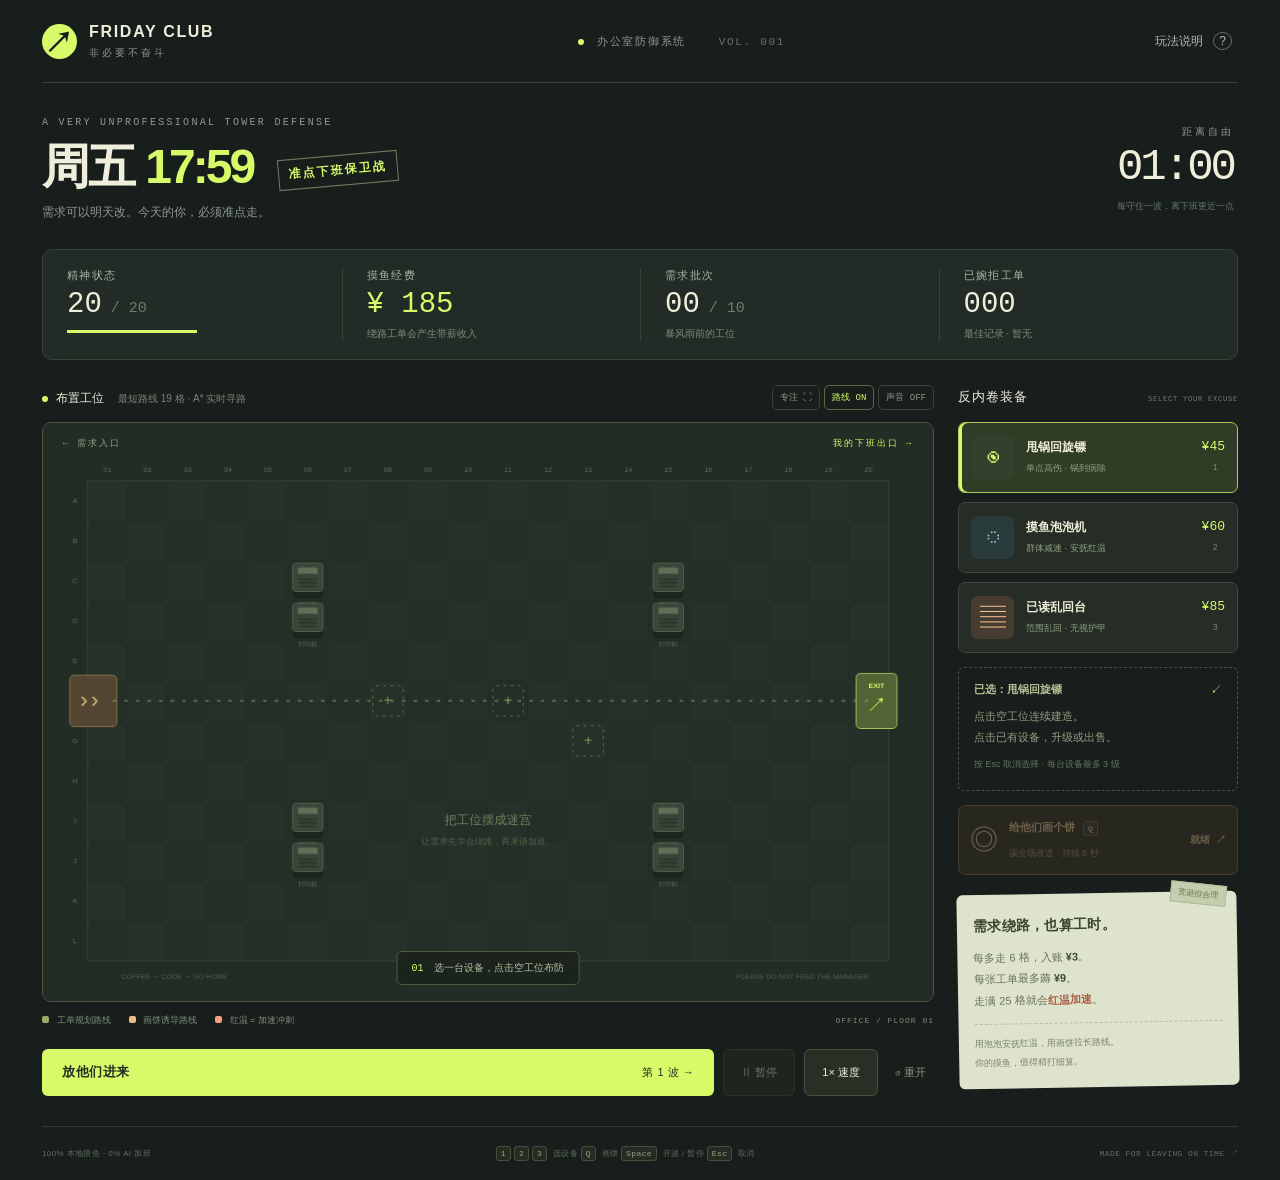
<file: versions/周五1759-v1.html>
<!doctype html>
<html lang="zh-CN">
<head>
  <meta charset="utf-8">
  <meta name="viewport" content="width=device-width, initial-scale=1">
  <meta name="theme-color" content="#181e1c">
  <title>周五 17:59 · 准点下班保卫战</title>
  <link rel="icon" href="data:image/svg+xml,%3Csvg xmlns='http://www.w3.org/2000/svg' viewBox='0 0 80 80'%3E%3Crect width='80' height='80' rx='18' fill='%23d7fa69'/%3E%3Ctext x='40' y='56' text-anchor='middle' font-size='50'%3E鱼%3C/text%3E%3C/svg%3E">
  <style>
:root{--bg:#181e1c;--panel:#202824;--line:#394239;--cream:#efeeda;--muted:#8e9a8f;--lime:#d7fa69;--coral:#f99d83;--blue:#92cfd8}*{box-sizing:border-box}body{margin:0;background:var(--bg);color:var(--cream);font-family:Arial,"PingFang SC","Microsoft YaHei",sans-serif;font-size:14px}button,a{-webkit-tap-highlight-color:transparent}button{font:inherit;cursor:pointer;color:inherit;border:0;transition:background .18s,transform .18s,opacity .18s}button:disabled{cursor:not-allowed;opacity:.4}button:not(:disabled):active{transform:translateY(1px)}button:focus-visible,a:focus-visible,canvas:focus-visible{outline:2px solid var(--lime);outline-offset:4px}button:hover:not(:disabled){filter:brightness(1.12)}.app{max-width:1440px;margin:auto;padding:0 42px}.topbar{height:83px;border-bottom:1px solid var(--line);display:flex;align-items:center;justify-content:space-between}.brand{display:flex;align-items:center;gap:12px;font-size:16px;letter-spacing:1.7px;font-weight:800;text-decoration:none;color:var(--cream)}.brand-mark{display:grid;place-items:center;background:var(--lime);color:var(--bg);width:35px;height:35px;border-radius:50%;font-size:29px}.brand small{display:block;font-size:10px;letter-spacing:3px;color:var(--muted);margin-top:5px;font-weight:400}.header-center{font-size:11px;letter-spacing:1.7px;color:var(--muted)}.live-dot,.status-dot{width:6px;height:6px;border-radius:50%;display:inline-block;background:var(--lime);margin-right:8px}.version{margin-left:28px;color:#647367;font-family:monospace}.icon-button{background:none;font-size:12px;color:#b3beb1}.icon-button span{border:1px solid #647367;border-radius:50%;padding:1px 5px;margin-left:7px}.heading{display:flex;align-items:center;justify-content:space-between;padding:34px 0 28px}.eyebrow{font-family:monospace;font-size:10px;letter-spacing:2.3px;color:var(--muted)}h1{font-size:48px;letter-spacing:-2px;line-height:1.12;margin:12px 0 10px;font-weight:850}h1 span{font-family:Arial,sans-serif;font-weight:900;color:var(--lime);letter-spacing:-3px}h1 i{font-style:normal;display:inline-block;font-size:12px;letter-spacing:2px;margin-left:25px;padding:8px 10px;border:1px solid #727b61;transform:rotate(-5deg);vertical-align:middle;color:var(--lime)}.heading p{font-size:12px;color:var(--muted);margin:0}.office-clock{text-align:right;padding-right:4px}.office-clock span{display:block;color:var(--muted);font-size:10px;letter-spacing:3px}.office-clock b{display:block;font-family:monospace;font-weight:400;font-size:44px;letter-spacing:-3px;line-height:1.3}.office-clock small{color:#677869;font-size:9px}.dashboard{display:grid;grid-template-columns:repeat(4,1fr);background:#232b26;border:1px solid var(--line);border-radius:10px;margin-bottom:24px;padding:18px 0}.stat{padding:0 24px;position:relative}.stat+.stat{border-left:1px solid var(--line)}.stat>span{display:block;color:#a9b5a5;font-size:11px;letter-spacing:1.4px;margin-bottom:7px}.stat strong{font-size:29px;font-family:monospace;font-weight:500;line-height:1}.stat strong em{font-size:15px;color:#6e7b6d;font-style:normal}.stat small{display:block;font-size:10px;color:#7e8b7b;margin-top:8px}.lime{color:var(--lime)}.life-track{height:3px;background:#3b4539;width:130px;max-width:100%;margin-top:11px}.life-track i{height:100%;display:block;background:var(--lime);transition:width .3s}.game-layout{display:grid;grid-template-columns:minmax(0,1fr) 280px;gap:24px}.board-panel{min-width:0}.board-toolbar{display:flex;justify-content:space-between;align-items:center;padding:2px 0 12px;height:38px}.board-toolbar b{font-size:12px;font-weight:500}.board-toolbar small{font-size:10px;color:#778773;margin-left:14px}.chip{background:transparent;border:1px solid var(--line);border-radius:5px;font-size:9px;padding:5px 7px;color:#8a9885;margin-left:4px;font-family:monospace}.chip.active{color:var(--lime);border-color:#5c6948}.canvas-wrap{position:relative;border:1px solid #4b5846;background:#222b25;border-radius:9px;overflow:hidden;aspect-ratio:1000/650;touch-action:none}canvas{display:block;width:100%;height:100%;cursor:crosshair}.map-label{position:absolute;pointer-events:none;top:14px;left:18px;right:18px;display:flex;justify-content:space-between;font-size:9px;letter-spacing:2px;color:#91a282}.map-label span:last-child{color:var(--lime)}.map-note{position:absolute;bottom:16px;left:50%;transform:translateX(-50%);pointer-events:none;white-space:nowrap;padding:9px 14px;border:1px solid #4d5c3f;border-radius:5px;background:#1b231ded;font-size:10px;color:#b6c2a3;transition:opacity .4s}.map-note span{color:var(--lime);font-family:monospace;margin-right:8px}.toast{position:absolute;top:45px;left:50%;transform:translate(-50%,-8px);opacity:0;pointer-events:none;padding:10px 15px;background:var(--cream);color:#243322;border-radius:5px;max-width:90%;width:max-content;font-size:12px;transition:all .2s;z-index:4;box-shadow:0 8px 20px #0003}.toast.visible{opacity:1;transform:translate(-50%,0)}.board-footer{display:flex;gap:18px;align-items:center;padding:12px 0;color:#7e8d77;font-size:9px;flex-wrap:wrap}.legend{display:inline-block;width:7px;height:7px;margin-right:5px;border-radius:2px}.legend.path{background:#99ab65}.legend.cake{background:#f3bb83}.legend.rage{background:var(--coral)}.coord{margin-left:auto;font-family:monospace;font-size:8px;letter-spacing:1px}.transport{display:flex;gap:9px;margin-top:10px}.primary{border-radius:6px;background:var(--lime);color:#233021;min-height:47px;padding:12px 20px;font-size:13px;font-weight:750;letter-spacing:.5px}.transport .primary{flex:1;display:flex;align-items:center;justify-content:space-between;text-align:left}.primary span{font-size:11px;font-weight:500}.secondary{border-radius:6px;border:1px solid #47523f;background:#283025;font-size:11px;padding:0 17px;white-space:nowrap}.quiet{background:none;font-size:11px;color:#88967d;padding:0 8px;white-space:nowrap}.section-label{display:flex;justify-content:space-between;align-items:baseline;height:38px;padding-top:4px}.section-label h2{font-size:13px;letter-spacing:1px;font-weight:500;margin:0}.section-label>span{font-family:monospace;font-size:7px;color:#6e7e68;letter-spacing:.8px}.tower-list{display:flex;flex-direction:column;gap:9px}.tower-card{border:1px solid #3e4939;border-radius:7px;background:#252d26;text-align:left;padding:13px 12px;display:flex;gap:12px;align-items:center;width:100%;position:relative}.tower-card.selected{background:#303c26;border-color:#adca5b;box-shadow:inset 3px 0 var(--lime)}.tower-icon{width:43px;height:43px;background:#35402c;border-radius:7px;display:grid;place-items:center;font-size:26px;flex-shrink:0;color:var(--lime);font-family:Arial,sans-serif}.tower-card:nth-child(2) .tower-icon{background:#293c3b;color:var(--blue)}.tower-card:nth-child(3) .tower-icon{background:#463b30;color:#f3bf8b}.tower-copy{flex:1}.tower-copy strong{display:block;font-size:12px;font-weight:650;margin-bottom:6px}.tower-copy small{display:block;color:#92a086;font-size:9px}.tower-price{font-size:13px;color:var(--lime);font-family:monospace}.tower-price kbd{display:block;text-align:right;margin-top:7px;color:#788770;background:none;border:0;font-size:9px}.selection-panel{border:1px dashed #45533d;border-radius:6px;padding:14px 15px;margin-top:14px;min-height:124px}.selection-title{display:flex;justify-content:space-between;font-size:11px;color:#b5c49a}.selection-title>span{color:var(--lime)}.selection-panel p{font-size:11px;line-height:1.9;color:#92a083;margin:9px 0 6px}.selection-panel small{font-size:9px;color:#65765d}.selected-actions{display:flex;gap:8px;margin-top:12px}.selected-actions button{padding:8px 10px;font-size:10px;border-radius:4px;background:#3b492b;color:var(--lime);flex:1}.selected-actions button:last-child{background:#332f27;color:#c7b590}.cake-skill{margin-top:14px;width:100%;border:1px solid #856844;background:#3e3528;border-radius:7px;padding:14px 11px;display:flex;align-items:center;gap:11px;text-align:left}.cake-skill.selected{outline:2px solid #f3bf8b;outline-offset:2px}.cake-icon{color:#f3bf8b;font-size:28px}.cake-skill strong{font-size:11px;display:block;color:#f3bf8b;margin-bottom:7px}.cake-skill small{font-size:9px;color:#ac926c}.cake-skill>b{font-family:monospace;font-size:10px;color:#e0b480;margin-left:auto}.cake-skill kbd{margin-left:5px;background:#4b402f;border-color:#816848;color:#cfb387}.rule-card{position:relative;margin-top:18px;background:#dee3cd;color:#39472d;border-radius:6px;padding:18px 16px;transform:rotate(-1deg)}.rule-card h3{font-size:14px;letter-spacing:.3px;margin:5px 0 12px}.rule-card p{font-size:11px;line-height:1.95;margin:0;color:#6b7559}.rule-card p b{color:#394d2d}.rule-card p b.coral{color:#aa5d44}.rule-card small{font-size:9px;color:#7a826c;line-height:1.7}.rule-line{border-top:1px dashed #b4bea5;margin:12px 0 9px}.stamp{position:absolute;right:10px;top:-8px;padding:4px 7px;background:#c5cdaf;font-size:8px;color:#62744b;transform:rotate(7deg);border:1px solid #afbb97}.page-footer{display:flex;justify-content:space-between;align-items:center;border-top:1px solid #303a2e;padding:19px 0;margin-top:30px;color:#5f705b;font-size:8px;gap:12px;letter-spacing:.4px}.page-footer>span:last-child{font-family:monospace;font-size:8px}kbd{display:inline-block;padding:2px 4px;border:1px solid #46513d;background:#252d23;border-radius:3px;font-family:monospace;font-size:8px;color:#95a583;margin-right:3px}.hidden{display:none!important}.overlay{position:absolute;inset:0;background:#141c16df;z-index:5;display:grid;place-items:center;backdrop-filter:blur(4px);text-align:center;padding:22px}.result-card{max-width:440px}.result-sticker{display:inline-block;background:var(--lime);color:#2b3623;font-size:48px;font-weight:850;letter-spacing:5px;padding:10px 20px;margin:24px 0 4px;transform:rotate(-7deg);border:3px double #31402c}.result-card h2{font-size:25px}.result-card p{font-size:12px;line-height:1.9;color:#a9b89b}.result-card .primary{margin-top:10px}dialog{background:#252f27;color:var(--cream);border:1px solid #6b795a;border-radius:13px;padding:36px;max-width:670px;width:90%;box-shadow:0 25px 80px #0006}dialog::backdrop{background:#101813cc;backdrop-filter:blur(5px)}dialog h2{font-size:30px;margin:15px 0}dialog p{font-size:12px;line-height:1.9;color:#a9b699}.dialog-close{position:absolute;top:14px;right:16px;background:none;font-size:25px;color:#a8b498}.help-grid{display:grid;grid-template-columns:1fr 1fr;gap:18px 26px;margin:26px 0}.help-grid b{font-size:12px;color:var(--lime)}.help-grid p{font-size:11px}.help-bottom{border-top:1px solid #43513a;padding-top:12px;display:flex;align-items:center;gap:25px}.help-bottom p{font-size:10px;flex:1}.help-bottom .primary{white-space:nowrap;font-size:11px}
@media(min-width:1500px){.app{padding-top:12px}.heading{padding-top:40px;padding-bottom:36px}.game-layout{grid-template-columns:minmax(0,1fr) 296px;gap:30px}.tower-card{padding:16px 14px}.rule-card{padding:22px 17px}.selection-panel{min-height:140px}}@media(max-width:1100px){.app{padding:0 24px}.game-layout{grid-template-columns:minmax(0,1fr) 250px;gap:18px}h1{font-size:42px}h1 i{font-size:10px;margin-left:16px}.board-toolbar small{display:none}.board-footer{gap:10px;font-size:8px}.coord{display:none}.secondary{padding:0 12px}.transport{gap:6px}.page-footer>span:last-child{display:none}.selection-panel{min-height:110px}.rule-card{margin-top:16px}}@media(max-width:820px){.app{padding:0 18px}.header-center{display:none}.heading{padding:25px 0}.game-layout{grid-template-columns:1fr}.side-panel{display:grid;grid-template-columns:1fr 1fr;gap:12px}.section-label{grid-column:1/-1;height:auto}.tower-list{grid-column:1/-1;flex-direction:row;gap:8px}.tower-card{padding:10px 8px;gap:8px}.tower-icon{width:32px;height:36px;font-size:22px}.tower-copy small{font-size:8px;line-height:1.5}.tower-copy strong{font-size:11px}.tower-price{font-size:11px}.selection-panel,.cake-skill,.rule-card{margin-top:0}.selection-panel{grid-column:1;grid-row:3/5;min-height:150px}.cake-skill{grid-column:2}.rule-card{grid-column:2;transform:none}.rule-card h3{font-size:12px}.rule-card p{font-size:10px}.rule-card small,.rule-line,.stamp{display:none}.page-footer{margin-top:24px;flex-wrap:wrap}.dashboard{margin-bottom:18px}.office-clock b{font-size:35px}.office-clock small{display:none}.stat{padding:0 15px}.stat small{font-size:8px}h1{font-size:40px}h1 i{display:none}.map-note{font-size:9px}.canvas-wrap{border-radius:6px}}@media(max-width:480px){.app{padding:0 12px}.topbar{height:65px}.heading{padding:22px 0}.eyebrow{font-size:8px;letter-spacing:1.5px}h1{font-size:36px}.heading p{font-size:10px}.office-clock b{font-size:30px}.office-clock span{font-size:8px}.dashboard{padding:14px 0}.stat{padding:0 9px}.stat>span{font-size:9px;letter-spacing:0}.stat strong{font-size:22px}.stat strong em{font-size:10px}.stat small{font-size:7px;line-height:1.5}.stat:first-child{width:auto}.board-footer{gap:9px}.board-toolbar{height:33px}.map-label{top:8px;left:10px;right:10px;font-size:7px;letter-spacing:0}.map-note{bottom:7px;padding:5px 8px;font-size:8px}.transport .primary{padding:10px;font-size:11px}.transport .primary span{font-size:9px}.secondary{padding:0 8px;font-size:10px}.quiet{padding:0 4px;font-size:9px}.tower-card{display:grid;grid-template-columns:25px 1fr;gap:8px 6px}.tower-icon{width:25px;height:30px;font-size:20px}.tower-price{grid-column:2;display:flex;justify-content:space-between}.tower-price kbd{margin:0}.tower-copy small{font-size:7px}.tower-copy strong{font-size:10px}.selection-panel{padding:12px}.cake-skill{padding:11px 8px;gap:6px}.cake-icon{font-size:22px}.cake-skill strong{font-size:9px}.cake-skill small{font-size:8px}.cake-skill>b{font-size:9px}.rule-card{padding:12px}.rule-card h3{font-size:11px}.page-footer{font-size:7px}.page-footer>span:nth-child(2){line-height:2}dialog{padding:25px}.help-grid{grid-template-columns:1fr;gap:4px;margin:16px 0}.help-grid p{margin-top:6px}.help-bottom{display:block}.help-bottom button{width:100%}.result-sticker{font-size:25px;margin:8px 0}.result-card h2{font-size:18px;margin:10px 0}.result-card p{font-size:10px}.result-card .primary{min-height:35px;font-size:11px;padding:8px 12px}}

/* Keep intrinsic text widths from pushing narrow grids off screen. */
.dashboard{grid-template-columns:repeat(4,minmax(0,1fr))}.stat{min-width:0}.stat strong{white-space:nowrap}.stat small{overflow:hidden;text-overflow:ellipsis;white-space:nowrap}.life-track{width:100%;max-width:130px}.tower-card{min-width:0}.tower-copy{min-width:0}
.focus-mode .topbar,.focus-mode .heading,.focus-mode .page-footer{display:none}.focus-mode .app{padding-top:12px}.focus-mode .dashboard{padding:12px 0;margin-bottom:14px}.focus-mode .stat small{display:none}.focus-mode .game-layout{align-items:start}.focus-mode .rule-card{margin-top:14px}
@media(min-width:821px){.focus-mode .app{max-width:min(1440px,calc((100vh - 250px)*1.5385 + 388px));padding-left:30px;padding-right:30px}.focus-mode .side-panel .tower-card{padding-top:10px;padding-bottom:10px}.focus-mode .side-panel .selection-panel{min-height:114px}.focus-mode .rule-card{padding:13px 16px}.focus-mode .rule-card h3{font-size:12px}.focus-mode .rule-card p{font-size:10px}.focus-mode .rule-line{margin:8px 0}.focus-mode .rule-card small{font-size:8px}}
@media(max-width:820px){.side-panel{grid-template-columns:repeat(2,minmax(0,1fr))}.tower-list{min-width:0}.tower-card{flex:1}.cake-skill{min-width:0}.cake-skill strong{white-space:nowrap}.cake-skill>b{flex-shrink:0}.focus-mode .app{padding-top:8px}.focus-mode .side-panel .rule-card{margin-top:0}}
@media(max-width:480px){.stat strong{font-size:21px}.stat strong em{font-size:9px}.stat small{font-size:7px}.cake-skill kbd{display:none}.cake-skill>b{font-size:8px}.cake-skill{gap:4px}.cake-icon{font-size:19px}.board-toolbar b{font-size:10px}.chip{font-size:8px;padding:5px}}

</style>
</head>
<body>
  <main class="app">
    <header class="topbar">
      <a class="brand" href="#" aria-label="周五 17:59 首页"><span class="brand-mark">↗</span><span>FRIDAY CLUB<small>非必要不奋斗</small></span></a>
      <div class="header-center"><span class="live-dot"></span> 办公室防御系统 <span class="version">VOL. 001</span></div>
      <button class="icon-button" id="help-btn" title="玩法说明">玩法说明 <span>?</span></button>
    </header>

    <section class="heading">
      <div><div class="eyebrow">A VERY UNPROFESSIONAL TOWER DEFENSE</div><h1>周五 <span>17:59</span><i>准点下班保卫战</i></h1><p>需求可以明天改。今天的你，必须准点走。</p></div>
      <div class="office-clock"><span>距离自由</span><b id="clock">01:00</b><small>每守住一波，离下班更近一点</small></div>
    </section>

    <section class="dashboard" aria-label="战况">
      <div class="stat"><span>精神状态</span><strong id="lives">20<em> / 20</em></strong><div class="life-track"><i id="life-bar"></i></div></div>
      <div class="stat"><span>摸鱼经费</span><strong class="lime" id="money">¥ 185</strong><small id="bonus">绕路工单会产生带薪收入</small></div>
      <div class="stat"><span>需求批次</span><strong id="wave">00<em> / 10</em></strong><small id="wave-name">暴风雨前的工位</small></div>
      <div class="stat"><span>已婉拒工单</span><strong id="kills">000</strong><small id="best">最佳记录 · 暂无</small></div>
    </section>

    <div class="game-layout">
      <section class="board-panel">
        <div class="board-toolbar"><span><i class="status-dot"></i><b id="status">布置工位</b><small id="route-info">自动寻路已就绪</small></span><div><button id="focus-btn" class="chip" aria-pressed="false" title="收起页头，专注游戏（F）">专注 ⛶</button><button id="path-btn" class="chip active" aria-pressed="true">路线 ON</button><button id="sound-btn" class="chip" aria-pressed="false">声音 OFF</button></div></div>
        <div class="canvas-wrap" id="canvas-wrap">
          <canvas id="game" width="1000" height="650" tabindex="0" aria-label="塔防地图：点击空格建造，点击炮塔升级或出售。也可用方向键移动光标，回车操作。"></canvas>
          <div class="map-label top"><span>← 需求入口</span><span>我的下班出口 →</span></div>
          <div class="map-note" id="map-note"><span>01</span> 选一台设备，点击空工位布防</div>
          <div class="toast" id="toast" role="status" aria-live="polite"></div>
          <div class="overlay hidden" id="result-overlay"><div class="result-card"><span class="eyebrow" id="result-tag">OUT OF OFFICE</span><div class="result-sticker" id="result-sticker">溜了</div><h2 id="result-title">今天的班，就上到这。</h2><p id="result-description"></p><button class="primary" id="play-again">再当一次下班战神 ↗</button></div></div>
        </div>
        <div class="board-footer"><span><i class="legend path"></i> 工单规划路线</span><span><i class="legend cake"></i> 画饼诱导路线</span><span><i class="legend rage"></i> 红温 = 加速冲刺</span><span class="coord" id="coord">OFFICE / FLOOR 01</span></div>
        <div class="transport"><button id="wave-btn" class="primary">放他们进来 <span>第 1 波 →</span></button><button id="pause-btn" class="secondary" disabled>Ⅱ 暂停</button><button id="speed-btn" class="secondary">1× 速度</button><button id="reset-btn" class="quiet" title="重开本局">↺ 重开</button></div>
      </section>

      <aside class="side-panel">
        <div class="section-label"><h2>反内卷装备</h2><span>SELECT YOUR EXCUSE</span></div>
        <div id="tower-list" class="tower-list"></div>
        <div class="selection-panel" id="selection-panel"><div class="selection-title"><b>生存指南 #01</b><span>↙</span></div><p>炮塔也是障碍物。<br>把工位摆成迷宫，让需求多走两步。</p><small>但请留一条路，做人留一线。</small></div>
        <button class="cake-skill" id="cake-btn"><span class="cake-icon">◎</span><span><strong>给他们画个饼 <kbd>Q</kbd></strong><small id="cake-label">骗全场改道 · 持续 8 秒</small></span><b id="cake-timer">就绪 ↗</b></button>
        <div class="rule-card"><span class="stamp">荒诞但合理</span><h3>需求绕路，也算工时。</h3><p>每多走 6 格，入账 <b>¥3</b>。<br>每张工单最多薅 <b>¥9</b>。<br>走满 25 格就会<b class="coral">红温加速</b>。</p><div class="rule-line"></div><small>用泡泡安抚红温，用画饼拉长路线。<br>你的摸鱼，值得精打细算。</small></div>
      </aside>
    </div>
    <footer class="page-footer"><span>100% 本地摸鱼 · 0% AI 加班</span><span><kbd>1</kbd><kbd>2</kbd><kbd>3</kbd> 选设备 <kbd>Q</kbd> 画饼 <kbd>Space</kbd> 开波 / 暂停 <kbd>Esc</kbd> 取消</span><span>MADE FOR LEAVING ON TIME ↗</span></footer>
  </main>

  <dialog id="help-dialog"><button class="dialog-close" id="close-help" aria-label="关闭玩法说明">×</button><div class="eyebrow">EMPLOYEE SURVIVAL HANDBOOK</div><h2>你的 KPI：准点下班。</h2><p class="dialog-intro">十波离谱需求正在逼近。别让它们走进右侧出口，耗光你的精神状态。</p><div class="help-grid"><article><b>01 / 布置摸鱼防线</b><p>选择设备，再点空格建造。设备会挡路，工单会实时寻找最短路线。不能封死道路。</p></article><article><b>02 / 把绕路变成收入</b><p>相对直线路程，每多绕 6 格，产出 ¥3（每只上限 ¥9）。累计走到第 25 格会红温，速度提升 45%。泡泡可以暂时安抚它。</p></article><article><b>03 / 别光攻击，学会画饼</b><p>按 Q，再点一个空格。所有工单先去吃饼，再找出口。饼持续 8 秒，冷却 22 秒；每只工单吃到后恢复正常路线。</p></article><article><b>04 / 用他们自己的会困住他们</b><p>紫色“紧急会议”会强行拉附近工单停下开会，趁机群攻！“需求文档”有护甲，乱回台能穿透；第 5、10 波领导亲自来了。</p></article></div><div class="help-bottom"><p>点已建设备可升级或出售。每波结束补发预算。切换窗口自动暂停。按 F 进入专注模式。</p><button class="primary" id="start-help">知道了，开始摸鱼 ↗</button></div></dialog>
  <script>
/* Pure simulation. No browser, network, timer, or rendering dependency. */
(function (root) {
  'use strict';
  const COLS = 20, ROWS = 12;
  const ENTRY = { x: 0, y: 5 }, EXIT = { x: 19, y: 5 };
  const ROCKS = [[5, 2], [5, 3], [5, 8], [5, 9], [14, 2], [14, 3], [14, 8], [14, 9]];
  const TYPES = {
    pot: { name: '甩锅回旋镖', cost: 45, range: 3.1, damage: 18, interval: .82, color: '#d7fa69', icon: '◉', desc: '单点高伤 · 锅到病除' },
    bubble: { name: '摸鱼泡泡机', cost: 60, range: 2.8, damage: 5, interval: 1.15, color: '#92cfd8', icon: '◌', desc: '群体减速 · 安抚红温' },
    reply: { name: '已读乱回台', cost: 85, range: 3.35, damage: 19, interval: 1.6, color: '#f3bf8b', icon: '▤', desc: '范围乱回 · 无视护甲' }
  };
  const WAVES = ['临下班，来个小需求', '这事顺手帮一下', '先拉个会对齐一下', '需求文档共 208 页', '小领导：耽误你两分钟', '刚才的需求全部推翻', '下班前再开个短会', '甲方说还是第一版好', '全员紧急！紧急！紧急！', '终极 Boss：就改一版'];
  const key = (x, y) => x + y * COLS;
  const same = (a, b) => a.x === b.x && a.y === b.y;
  const inside = (x, y) => Number.isInteger(x) && Number.isInteger(y) && x >= 0 && y >= 0 && x < COLS && y < ROWS;
  const distance = (a, b) => Math.hypot(a.x - b.x, a.y - b.y);

  // A*: Manhattan heuristic is admissible for the four-connected office grid.
  function findPath(start, goal, blocked) {
    if (!inside(start.x, start.y) || !inside(goal.x, goal.y) || blocked.has(key(start.x, start.y)) || blocked.has(key(goal.x, goal.y))) return null;
    const startKey = key(start.x, start.y), endKey = key(goal.x, goal.y);
    const scores = new Map([[startKey, 0]]), parents = new Map(), closed = new Set();
    const h = (x, y) => Math.abs(x - goal.x) + Math.abs(y - goal.y);
    const open = [{ x: start.x, y: start.y, k: startKey, f: h(start.x, start.y), h: h(start.x, start.y) }];
    while (open.length) {
      open.sort((a, b) => a.f - b.f || a.h - b.h || a.k - b.k);
      const n = open.shift();
      if (closed.has(n.k)) continue;
      if (n.k === endKey) {
        const path = [{ x: n.x, y: n.y }];
        let at = n.k;
        while (at !== startKey) { at = parents.get(at); path.push({ x: at % COLS, y: Math.floor(at / COLS) }); }
        return path.reverse();
      }
      closed.add(n.k);
      for (const [dx, dy] of [[1, 0], [0, -1], [0, 1], [-1, 0]]) {
        const x = n.x + dx, y = n.y + dy, k = key(x, y), g = scores.get(n.k) + 1;
        if (!inside(x, y) || blocked.has(k) || closed.has(k) || g >= (scores.get(k) ?? Infinity)) continue;
        scores.set(k, g); parents.set(k, n.k); open.push({ x, y, k, f: g + h(x, y), h: h(x, y) });
      }
    }
    return null;
  }

  class Game {
    constructor() {
      this.money = 185; this.lives = 20; this.wave = 0; this.kills = 0; this.income = 0;
      this.state = 'build'; this.time = 0; this.towers = []; this.enemies = []; this.projectiles = []; this.events = [];
      this.cake = null; this.cakeReady = 0; this.nextId = 1; this.pending = []; this.spawnTimer = 0;
      this.rocks = new Set(ROCKS.map(([x, y]) => key(x, y))); this.blocked = new Set(this.rocks);
      this.route = findPath(ENTRY, EXIT, this.blocked); this.pathVersion = 0;
      this.stats = { cakes: 0, rage: 0, shots: 0 };
    }
    emit(type, data = {}) { this.events.push({ type, ...data }); if (this.events.length > 300) this.events.shift(); }
    takeEvents() { return this.events.splice(0); }
    towerAt(x, y) { return this.towers.find(t => t.x === x && t.y === y); }
    statsFor(t) {
      const base = TYPES[t.type], n = t.level - 1;
      return { ...base, damage: base.damage * (1 + n * .65), range: base.range + n * .35, interval: base.interval / (1 + n * .16) };
    }
    buildCheck(x, y, type) {
      if (!TYPES[type]) return { ok: false, reason: '先选一种反内卷装备。' };
      if (!['build', 'wave'].includes(this.state)) return { ok: false, reason: '这局已经结束，重新开局吧。' };
      if (!inside(x, y) || x === 0 || x === COLS - 1) return { ok: false, reason: '入口和出口的消防通道不能占。' };
      if (this.blocked.has(key(x, y))) return { ok: false, reason: '这个工位已经有人了。' };
      if (this.cake && same(this.cake, { x, y })) return { ok: false, reason: '饼还在这里，先让他们吃完。' };
      if (this.money < TYPES[type].cost) return { ok: false, reason: '经费不足，先让工单多绕两步。' };
      if (this.enemies.some(e => same(e.cell, { x, y }) || (e.path[0] && same(e.path[0], { x, y })))) return { ok: false, reason: '工单正在经过，不能直接拿桌子压人。' };
      const blocked = new Set(this.blocked); blocked.add(key(x, y));
      if (!findPath(ENTRY, EXIT, blocked)) return { ok: false, reason: '不能封死道路。给需求留条活路。' };
      if (this.cake && !findPath(ENTRY, this.cake, blocked)) return { ok: false, reason: '你把画的饼堵住了，这不合规。' };
      for (const e of this.enemies) {
        const from = e.path[0] || e.cell;
        if (!findPath(from, EXIT, blocked) || (this.cake && e.ate !== this.cake.id && !findPath(from, this.cake, blocked))) return { ok: false, reason: '会把工单困在里面，换个工位。' };
      }
      return { ok: true, blocked };
    }
    build(x, y, type) {
      const check = this.buildCheck(x, y, type); if (!check.ok) return check;
      const t = { id: this.nextId++, x, y, type, level: 1, spent: TYPES[type].cost, cooldown: 0, angle: -.4 };
      this.towers.push(t); this.money -= TYPES[type].cost; this.blocked = check.blocked; this.repath();
      this.emit('build', { x, y, color: TYPES[type].color }); return { ok: true, tower: t };
    }
    upgradeCost(t) { return Math.round(TYPES[t.type].cost * (.75 + .45 * (t.level - 1))); }
    upgrade(id) {
      const t = this.towers.find(t => t.id === id);
      if (!t || t.level >= 3 || !['build', 'wave'].includes(this.state)) return { ok: false, reason: '已经是反内卷满级装备了。' };
      const cost = this.upgradeCost(t);
      if (this.money < cost) return { ok: false, reason: '升级经费不足。' };
      t.level++; t.spent += cost; this.money -= cost; this.emit('build', { x: t.x, y: t.y, color: TYPES[t.type].color }); return { ok: true };
    }
    sell(id) {
      if (!['build', 'wave'].includes(this.state)) return false;
      const t = this.towers.find(t => t.id === id); if (!t) return false;
      this.money += Math.floor(t.spent * .7); this.towers = this.towers.filter(v => v !== t); this.blocked.delete(key(t.x, t.y)); this.repath(); return true;
    }
    pathFor(start, e) {
      if (this.cake && e.ate !== this.cake.id) {
        const first = findPath(start, this.cake, this.blocked), second = findPath(this.cake, EXIT, this.blocked);
        if (first && second) return first.concat(second.slice(1));
      }
      return findPath(start, EXIT, this.blocked);
    }
    repath() {
      this.pathVersion++; this.route = findPath(ENTRY, EXIT, this.blocked);
      for (const e of this.enemies) {
        // Keep the segment already being traversed; never jump through a desk.
        const next = e.path[0];
        e.path = next ? this.pathFor(next, e) : this.pathFor(e.cell, e).slice(1);
      }
    }
    cakeCheck(x, y) {
      if (this.state !== 'wave') return { ok: false, reason: '先开始这一波，再请大家吃饼。' };
      if (this.cakeReady > this.time) return { ok: false, reason: '领导正在组织下一张饼，稍等。' };
      if (!inside(x, y) || x === 0 || x === COLS - 1 || this.blocked.has(key(x, y))) return { ok: false, reason: '选一个能走到的空工位画饼。' };
      if (!findPath(ENTRY, { x, y }, this.blocked)) return { ok: false, reason: '饼太远，大家够不着。' };
      if (this.enemies.some(e => !findPath(e.path[0] || e.cell, { x, y }, this.blocked))) return { ok: false, reason: '有工单走不到这个饼。' };
      return { ok: true };
    }
    placeCake(x, y) {
      const check = this.cakeCheck(x, y); if (!check.ok) return check;
      this.cake = { x, y, id: this.nextId++, expires: this.time + 8 }; this.cakeReady = this.time + 22;
      this.stats.cakes++; this.repath(); this.emit('cake', { x, y }); return { ok: true };
    }
    startWave() {
      if (this.state !== 'build' || this.wave >= 10) return false;
      this.wave++; this.state = 'wave'; this.pending = []; this.spawnTimer = .5;
      const count = 6 + this.wave * 2;
      for (let i = 0; i < count; i++) {
        let type = 'normal';
        if (this.wave >= 2 && i % 4 === 2) type = 'fast';
        if (this.wave >= 3 && i % 5 === 4) type = 'armor';
        if (this.wave >= 3 && i % 7 === 3) type = 'meeting';
        this.pending.push(type);
      }
      if (this.wave === 5 || this.wave === 10) this.pending.splice(Math.floor(count / 2), 0, 'boss');
      this.emit('wave', { wave: this.wave, name: WAVES[this.wave - 1] }); return true;
    }
    spawn(type) {
      const scale = 1 + .16 * (this.wave - 1) + .02 * (this.wave - 1) ** 2;
      const spec = {
        normal: { hp: 34, speed: 1.55, reward: 6, leak: 1, armor: 0, name: '临时需求', color: '#e8e5d0' },
        fast: { hp: 23, speed: 2.55, reward: 7, leak: 1, armor: 0, name: '顺手帮下', color: '#d7fa69' },
        armor: { hp: 80, speed: 1.05, reward: 11, leak: 2, armor: .45, name: '需求文档', color: '#a8bab7' },
        meeting: { hp: 49, speed: 1.7, reward: 9, leak: 2, armor: .12, name: '紧急会议', color: '#d6b1d8' },
        boss: { hp: this.wave === 10 ? 330 : 220, speed: .75, reward: 65, leak: 8, armor: .25, name: this.wave === 10 ? '就改一版' : '耽误两分钟', color: '#f99d83' }
      }[type];
      const e = { ...spec, id: this.nextId++, type, x: ENTRY.x, y: ENTRY.y, cell: { ...ENTRY }, hp: spec.hp * scale, maxHp: spec.hp * scale, steps: 0, paid: 0, slowUntil: 0, calmUntil: 0, holdUntil: 0, nextMeeting: this.time + 4, ate: null, rage: false, path: [] };
      e.path = this.pathFor(ENTRY, e).slice(1); this.enemies.push(e); return e;
    }
    hit(e, damage, trueDamage = false) {
      if (e.dead) return;
      e.hp -= damage * (trueDamage ? 1 : 1 - e.armor);
      e.flash = this.time + .1;
      if (e.hp <= 0) {
        e.dead = true; this.kills++; this.money += e.reward;
        this.emit('kill', { x: e.x, y: e.y, reward: e.reward, color: e.color, boss: e.type === 'boss' });
      }
    }
    move(e, dt) {
      if (e.holdUntil > this.time) return;
      const angry = e.steps >= 25 && e.calmUntil <= this.time;
      if (angry && !e.rage) { this.stats.rage++; this.emit('rage', { x: e.x, y: e.y }); }
      e.rage = angry;
      let remaining = e.speed * dt * (angry ? 1.45 : 1) * (e.slowUntil > this.time ? .48 : 1);
      while (remaining > 0 && e.path.length) {
        const next = e.path[0], d = distance(e, next);
        if (d > remaining) { e.x += (next.x - e.x) / d * remaining; e.y += (next.y - e.y) / d * remaining; remaining = 0; }
        else {
          e.x = next.x; e.y = next.y; e.cell = { ...next }; e.path.shift(); remaining -= d; e.steps++;
          const due = Math.min(3, Math.floor(Math.max(0, e.steps - e.cell.x) / 6));
          if (due > e.paid) { const amount = (due - e.paid) * 3; e.paid = due; this.money += amount; this.income += amount; this.emit('income', { x: e.x, y: e.y, amount }); }
          if (this.cake && e.ate !== this.cake.id && same(e.cell, this.cake)) { e.ate = this.cake.id; this.emit('eat', { x: e.x, y: e.y }); }
        }
      }
      if (!e.path.length && same(e.cell, EXIT)) {
        e.dead = true; e.escaped = true; this.lives = Math.max(0, this.lives - e.leak); this.emit('leak', { x: EXIT.x, y: EXIT.y, amount: e.leak, name: e.name });
      }
    }
    update(dt) {
      if (this.state !== 'wave' || !Number.isFinite(dt) || dt <= 0) return;
      // Fixed-step caller supplies 1/60 s; clamp accidental large jumps.
      dt = Math.min(dt, .05); this.time += dt;
      if (this.cake && this.cake.expires <= this.time) { this.cake = null; this.repath(); this.emit('cake-end'); }
      this.spawnTimer -= dt;
      if (this.pending.length && this.spawnTimer <= 0) { this.spawn(this.pending.shift()); this.spawnTimer += Math.max(.5, 1.05 - this.wave * .035); }
      // A meeting is its own worst enemy: it periodically stops nearby paperwork.
      for (const e of this.enemies) if (!e.dead && e.type === 'meeting' && e.nextMeeting <= this.time) {
        e.nextMeeting = this.time + 7.5;
        for (const colleague of this.enemies) if (!colleague.dead && colleague.type !== 'boss' && distance(e, colleague) <= 2.1) colleague.holdUntil = Math.max(colleague.holdUntil, this.time + 1.8);
        this.emit('meeting', { x: e.x, y: e.y });
      }
      for (const e of this.enemies) if (!e.dead) this.move(e, dt);
      if (this.lives <= 0) { this.state = 'lost'; this.emit('end', { won: false }); return; }
      for (const t of this.towers) {
        t.cooldown -= dt; if (t.cooldown > 0) continue;
        const s = this.statsFor(t);
        const targets = this.enemies.filter(e => !e.dead && distance(e, t) <= s.range);
        targets.sort((a, b) => (a.path.length - b.path.length) || (a.hp - b.hp));
        const target = targets[0]; if (!target) continue;
        t.angle = Math.atan2(target.y - t.y, target.x - t.x); t.cooldown = s.interval;
        this.projectiles.push({ x: t.x, y: t.y, fromX: t.x, fromY: t.y, target: target.id, tx: target.x, ty: target.y, type: t.type, damage: s.damage, level: t.level, age: 0 }); this.stats.shots++;
        this.emit('shot', { typeName: t.type, x: t.x, y: t.y });
      }
      for (const p of this.projectiles) {
        p.age += dt;
        const target = this.enemies.find(e => e.id === p.target && !e.dead);
        if (target) { p.tx = target.x; p.ty = target.y; }
        const d = Math.hypot(p.tx - p.x, p.ty - p.y), step = 11 * dt;
        if (d <= step) {
          if (p.returning) { p.done = true; continue; }
          p.done = true;
          const center = { x: p.tx, y: p.ty };
          if (p.type === 'pot') { if (target) this.hit(target, p.damage); }
          else {
            const radius = p.type === 'bubble' ? 1.15 : 1.45;
            for (const e of this.enemies) if (!e.dead && distance(e, center) <= radius) {
              if (p.type === 'bubble') { e.slowUntil = this.time + 2 + p.level * .2; e.calmUntil = this.time + 3; }
              this.hit(e, p.damage, p.type === 'reply');
            }
          }
          this.emit('impact', { x: p.tx, y: p.ty, kind: p.type, radius: p.type === 'pot' ? .28 : p.type === 'bubble' ? 1.15 : 1.45 });
          if (p.type === 'pot') { p.done = false; p.returning = true; p.x = p.tx; p.y = p.ty; p.tx = p.fromX; p.ty = p.fromY; p.target = null; }
        } else { p.x += (p.tx - p.x) / d * step; p.y += (p.ty - p.y) / d * step; }
      }
      this.enemies = this.enemies.filter(e => !e.dead); this.projectiles = this.projectiles.filter(p => !p.done && p.age < 3);
      if (!this.pending.length && !this.enemies.length) {
        this.money += 40 + this.wave * 7; this.projectiles = []; this.cake = null; this.cakeReady = this.time; this.repath();
        if (this.wave >= 10) { this.state = 'won'; this.emit('end', { won: true }); }
        else { this.state = 'build'; this.emit('clear', { wave: this.wave, bonus: 40 + this.wave * 7 }); }
      }
    }
  }
  const api = { Game, findPath, COLS, ROWS, ENTRY, EXIT, ROCKS, TYPES, WAVES, key, distance };
  if (typeof module !== 'undefined' && module.exports) module.exports = api;
  else root.FridayEngine = api;
})(typeof globalThis !== 'undefined' ? globalThis : this);

</script>
  <script>
(() => {
  'use strict';
  const { Game, TYPES, WAVES, COLS, ROWS, ENTRY, EXIT, ROCKS, key } = FridayEngine;
  const $ = id => document.getElementById(id);
  const canvas = $('game'), ctx = canvas.getContext('2d');
  const CELL = 45, OX = 50, OY = 65, W = 1000, H = 650;
  const px = x => OX + (x + .5) * CELL, py = y => OY + (y + .5) * CELL;
  let game = new Game(), tool = 'pot', selected = null, hover = null, hoverCheck = null;
  let paused = false, speed = 1, showPath = true, audioEnabled = false, audioContext = null;
  let effects = [], particles = [], last = performance.now(), accumulator = 0, visualTime = 0, lastUI = 0;
  let lastVersion = -1, shownEnd = false, resetUntil = 0, toastTimer, uiSignature = '', stored = { wave: 0, kills: 0, wins: 0 };
  try { const v = JSON.parse(localStorage.getItem('friday1759-best')); if (v && typeof v === 'object') for (const k of ['wave', 'kills', 'wins']) if (Number.isFinite(v[k]) && v[k] >= 0) stored[k] = v[k]; } catch (_) { /* Private browsing/file:// can disable persistence. */ }
  function save() { stored.wave = Math.max(stored.wave, game.state === 'won' ? 10 : game.wave - (game.state === 'lost' ? 1 : 0)); stored.kills = Math.max(stored.kills, game.kills); if (game.state === 'won') stored.wins++; try { localStorage.setItem('friday1759-best', JSON.stringify(stored)); } catch (_) {} }
  function toast(message) { $('toast').textContent = message; $('toast').classList.add('visible'); clearTimeout(toastTimer); toastTimer = setTimeout(() => $('toast').classList.remove('visible'), 2800); }
  function sound(kind) {
    if (!audioEnabled) return;
    try {
      audioContext ||= new (window.AudioContext || window.webkitAudioContext)();
      if (audioContext.state === 'suspended') audioContext.resume().catch(() => {});
      const frequencies = { build: 540, hit: 150, kill: 730, cake: 980, leak: 85, wave: 330, clear: 880 };
      const oscillator = audioContext.createOscillator(), gain = audioContext.createGain(), now = audioContext.currentTime;
      oscillator.type = kind === 'leak' ? 'sawtooth' : 'sine'; oscillator.frequency.setValueAtTime(frequencies[kind] || 240, now);
      oscillator.frequency.exponentialRampToValueAtTime((frequencies[kind] || 240) * .65, now + .11);
      gain.gain.setValueAtTime(.028, now); gain.gain.exponentialRampToValueAtTime(.001, now + .14);
      oscillator.connect(gain); gain.connect(audioContext.destination); oscillator.start(); oscillator.stop(now + .15);
    } catch (_) { audioEnabled = false; }
  }
  function selectTool(type) { tool = tool === type ? null : type; selected = null; uiSignature = ''; checkHover(); updateUI(); }
  for (const [id, t] of Object.entries(TYPES)) {
    const button = document.createElement('button'); button.className = 'tower-card'; button.dataset.type = id;
    button.innerHTML = `<span class="tower-icon">${t.icon}</span><span class="tower-copy"><strong>${t.name}</strong><small>${t.desc}</small></span><span class="tower-price">¥${t.cost}<kbd>${Object.keys(TYPES).indexOf(id) + 1}</kbd></span>`;
    button.addEventListener('click', () => selectTool(id)); $('tower-list').append(button);
  }
  function checkHover() {
    hoverCheck = hover ? tool === 'cake' ? game.cakeCheck(hover.x, hover.y) : TYPES[tool] ? game.buildCheck(hover.x, hover.y, tool) : null : null;
  }
  function handleCell(x, y) {
    if (!['build', 'wave'].includes(game.state)) return;
    const tower = game.towerAt(x, y);
    if (tool === 'cake') {
      const result = game.placeCake(x, y);
      if (!result.ok) toast(result.reason); else { tool = null; toast('饼已画好：这个项目做完，大家都能当合伙人！'); }
    } else if (tower) { selected = tower.id; tool = null; }
    else if (TYPES[tool]) { const result = game.build(x, y, tool); if (!result.ok) toast(result.reason); else { selected = null; if (game.towers.length === 1) toast('第一口锅已就位。沿途多摆几台，再开始第一波。'); } }
    else toast('先在右侧选一个装备，或按 1 / 2 / 3。');
    checkHover(); uiSignature = ''; consumeEvents(); updateUI();
  }
  function cellFromEvent(event) { const r = canvas.getBoundingClientRect(); return { x: Math.floor(((event.clientX - r.left) / r.width * W - OX) / CELL), y: Math.floor(((event.clientY - r.top) / r.height * H - OY) / CELL) }; }
  canvas.addEventListener('pointermove', event => { const cell = cellFromEvent(event); if (!hover || hover.x !== cell.x || hover.y !== cell.y) { hover = cell.x >= 0 && cell.x < COLS && cell.y >= 0 && cell.y < ROWS ? cell : null; checkHover(); } });
  canvas.addEventListener('pointerleave', () => { hover = null; hoverCheck = null; });
  canvas.addEventListener('pointerdown', event => { if (event.button !== 0) return; event.preventDefault(); canvas.focus({ preventScroll: true }); const { x, y } = cellFromEvent(event); if (x >= 0 && x < COLS && y >= 0 && y < ROWS) { hover = { x, y }; handleCell(x, y); } });
  function activateCake() {
    if (game.state !== 'wave') { toast('先让需求进来，再给他们画饼。'); return; }
    if (game.cakeReady > game.time) { toast('饼的冷却还没好，领导也需要备课。'); return; }
    selectTool('cake'); if (tool === 'cake') toast('点一个空格，把整群需求骗过去。');
  }
  $('cake-btn').addEventListener('click', activateCake);
  function startWave() { if (!game.towers.length) toast('裸辞式防守？现在仍可随时建造。'); if (game.startWave()) { paused = false; accumulator = 0; consumeEvents(); updateUI(); } }
  $('wave-btn').addEventListener('click', startWave);
  function togglePause() { if (game.state !== 'wave') return; paused = !paused; accumulator = 0; updateUI(); }
  $('pause-btn').addEventListener('click', togglePause);
  $('speed-btn').addEventListener('click', () => { speed = speed === 1 ? 2 : speed === 2 ? 3 : 1; updateUI(); });
  $('path-btn').addEventListener('click', () => { showPath = !showPath; updateUI(); });
  function toggleFocus() { const focused = document.body.classList.toggle('focus-mode'); $('focus-btn').setAttribute('aria-pressed', focused); $('focus-btn').classList.toggle('active', focused); $('focus-btn').textContent = focused ? '退出专注 ↙' : '专注 ⛶'; window.scrollTo({ top: 0 }); }
  $('focus-btn').addEventListener('click', toggleFocus);
  $('sound-btn').addEventListener('click', () => { audioEnabled = !audioEnabled; if (audioEnabled) sound('build'); updateUI(); });
  function reset() {
    game = new Game(); effects = []; particles = []; tool = 'pot'; selected = null; hover = null; paused = false; speed = 1; accumulator = 0;
    shownEnd = false; lastVersion = -1; uiSignature = ''; resetUntil = 0; $('result-overlay').classList.add('hidden'); $('reset-btn').textContent = '↺ 重开'; updateUI();
  }
  $('reset-btn').addEventListener('click', () => { if (!game.towers.length && !game.wave) return; if (performance.now() < resetUntil) reset(); else { resetUntil = performance.now() + 3500; $('reset-btn').textContent = '确认重开'; toast('再点一次“确认重开”，重新开始这局。'); } });
  $('play-again').addEventListener('click', reset);
  $('help-btn').addEventListener('click', () => { if (game.state === 'wave') { paused = true; updateUI(); } $('help-dialog').showModal(); });
  $('close-help').addEventListener('click', () => $('help-dialog').close()); $('start-help').addEventListener('click', () => $('help-dialog').close());
  document.addEventListener('keydown', event => {
    if ($('help-dialog').open || event.ctrlKey || event.metaKey || event.altKey) return;
    if (event.repeat && !event.key.startsWith('Arrow')) return;
    if (['1', '2', '3'].includes(event.key)) selectTool(['pot', 'bubble', 'reply'][Number(event.key) - 1]);
    if (event.key.toLowerCase() === 'q') activateCake();
    if (event.key.toLowerCase() === 'f') toggleFocus();
    if (event.code === 'Space' && event.target.tagName !== 'BUTTON') { event.preventDefault(); game.state === 'build' ? startWave() : togglePause(); }
    if (event.key === 'Escape') { tool = null; selected = null; uiSignature = ''; checkHover(); updateUI(); }
    if (document.activeElement === canvas) {
      const dirs = { ArrowLeft: [-1, 0], ArrowRight: [1, 0], ArrowUp: [0, -1], ArrowDown: [0, 1] };
      if (dirs[event.key]) { event.preventDefault(); hover ||= { x: 9, y: 5 }; hover.x = Math.max(0, Math.min(19, hover.x + dirs[event.key][0])); hover.y = Math.max(0, Math.min(11, hover.y + dirs[event.key][1])); checkHover(); }
      if (event.key === 'Enter' && hover) { event.preventDefault(); handleCell(hover.x, hover.y); }
    }
  });
  document.addEventListener('visibilitychange', () => { if (document.hidden && game.state === 'wave') { paused = true; accumulator = 0; updateUI(); } });
  window.addEventListener('blur', () => { if (game.state === 'wave') { paused = true; accumulator = 0; updateUI(); } });
  function updateUI() {
    $('lives').innerHTML = `${game.lives}<em> / 20</em>`; $('life-bar').style.width = `${game.lives * 5}%`;
    $('money').textContent = `¥ ${game.money}`; $('wave').innerHTML = `${String(game.wave).padStart(2, '0')}<em> / 10</em>`;
    $('kills').textContent = String(game.kills).padStart(3, '0'); $('bonus').textContent = game.income ? `绕路已薅到 ¥${game.income} 带薪收入` : '绕路工单会产生带薪收入';
    $('wave-name').textContent = game.wave ? WAVES[game.wave - 1] : '暴风雨前的工位';
    $('best').textContent = stored.wave ? `最佳 · ${stored.wave} 波 / ${stored.wins} 次准点下班` : '最佳记录 · 暂无';
    const completed = game.state === 'build' || game.state === 'won' ? game.wave : Math.max(0, game.wave - 1);
    $('clock').textContent = completed === 0 ? '01:00' : `00:${String(60 - completed * 6).padStart(2, '0')}`;
    $('status').textContent = game.state === 'build' ? '布置工位' : game.state === 'won' ? '下班成功' : game.state === 'lost' ? '被迫加班' : paused ? '摸鱼暂停中' : '需求正在入侵';
    $('route-info').textContent = `最短路线 ${game.route.length - 1} 格 · A* 实时寻路`;
    $('wave-btn').disabled = game.state !== 'build';
    $('wave-btn').innerHTML = game.state === 'build' ? `${game.wave ? '再来，谁怕谁' : '放他们进来'} <span>第 ${game.wave + 1} 波 →</span>` : game.state === 'wave' ? `正在婉拒中 <span>剩余 ${game.pending.length + game.enemies.length} 张工单</span>` : game.state === 'won' ? '已到点，全员下班 ↗' : '精神状态已清零';
    $('pause-btn').disabled = game.state !== 'wave'; $('pause-btn').textContent = paused ? '▶ 继续' : 'Ⅱ 暂停'; $('speed-btn').textContent = `${speed}× 速度`;
    $('path-btn').textContent = `路线 ${showPath ? 'ON' : 'OFF'}`; $('path-btn').classList.toggle('active', showPath); $('path-btn').setAttribute('aria-pressed', showPath);
    $('sound-btn').textContent = `声音 ${audioEnabled ? 'ON' : 'OFF'}`; $('sound-btn').classList.toggle('active', audioEnabled); $('sound-btn').setAttribute('aria-pressed', audioEnabled);
    document.querySelectorAll('.tower-card').forEach(button => { button.classList.toggle('selected', tool === button.dataset.type); button.setAttribute('aria-pressed', tool === button.dataset.type); });
    const cooldown = Math.max(0, Math.ceil(game.cakeReady - game.time));
    $('cake-btn').classList.toggle('selected', tool === 'cake'); $('cake-btn').setAttribute('aria-pressed', tool === 'cake');
    $('cake-timer').textContent = cooldown ? `${cooldown}s` : '就绪 ↗';
    $('cake-label').textContent = game.cake ? `饼还热乎 · 剩余 ${Math.ceil(game.cake.expires - game.time)} 秒` : tool === 'cake' ? '点击空工位，把他们骗过去' : '骗全场改道 · 持续 8 秒';
    $('cake-btn').disabled = game.state !== 'wave' || cooldown > 0;
    const t = game.towers.find(t => t.id === selected);
    const signature = `${t?.id}-${t?.level}-${t ? game.money >= game.upgradeCost(t) : ''}-${tool}`;
    if (signature !== uiSignature) {
      uiSignature = signature;
      if (t) {
        const s = game.statsFor(t), price = game.upgradeCost(t);
        $('selection-panel').innerHTML = `<div class="selection-title"><b>${s.name}</b><span>LV.${t.level} / 3</span></div><p>伤害 ${Math.round(s.damage)} · 射程 ${s.range.toFixed(1)} 格<br>${t.type === 'bubble' ? '泡泡能暂时压住红温，再拧几下更给力。' : t.type === 'reply' ? '范围回复“收到”，直接穿透文档护甲。' : '精准锁定快到出口的工单，锅绝不落空。'}</p><div class="selected-actions"><button id="upgrade-btn" ${t.level >= 3 || game.money < price ? 'disabled' : ''}>${t.level >= 3 ? '已满级 ✓' : `升级 ¥${price}`}</button><button id="sell-btn">出售 +¥${Math.floor(t.spent * .7)}</button></div>`;
        $('upgrade-btn').addEventListener('click', () => { const result = game.upgrade(t.id); if (!result.ok) toast(result.reason); else toast('能力越大，甩的锅越大。升级成功。'); consumeEvents(); updateUI(); });
        $('sell-btn').addEventListener('click', () => { game.sell(t.id); selected = null; uiSignature = ''; checkHover(); updateUI(); });
      } else if (tool === 'cake') {
        $('selection-panel').innerHTML = '<div class="selection-title"><b>饼不必真，路线得真。</b><span>◎</span></div><p>把饼画在远处的空工位，<br>所有工单都会先去那里报到。</p><small>建议：放在炮塔火力覆盖的后方。</small>';
      } else {
        $('selection-panel').innerHTML = `<div class="selection-title"><b>${TYPES[tool] ? `已选：${TYPES[tool].name}` : '生存指南 #01'}</b><span>↙</span></div><p>${TYPES[tool] ? '点击空工位连续建造。<br>点击已有设备，升级或出售。' : '炮塔也是障碍物。<br>把工位摆成迷宫，让需求多走两步。'}</p><small>按 Esc 取消选择 · 每台设备最多 3 级</small>`;
      }
    }
    const note = $('map-note'); note.style.opacity = game.wave === 0 ? '1' : '0';
    note.innerHTML = game.towers.length ? '<span>02</span> 设备就绪。点击下方按钮，开始第一波' : '<span>01</span> 选一台设备，点击空工位布防';
    if (resetUntil && performance.now() > resetUntil) { resetUntil = 0; $('reset-btn').textContent = '↺ 重开'; }
    if (lastVersion !== game.pathVersion) { lastVersion = game.pathVersion; checkHover(); }
  }

  function burst(x, y, color, count = 10) {
    for (let i = 0; i < count && particles.length < 260; i++) { const angle = Math.random() * Math.PI * 2, v = 20 + Math.random() * 65; particles.push({ x: px(x), y: py(y), vx: Math.cos(angle) * v, vy: Math.sin(angle) * v, life: .45 + Math.random() * .4, age: 0, color, size: 2 + Math.random() * 3 }); }
  }
  function floatText(x, y, text, color = '#d7fa69', life = 1.2) { effects.push({ kind: 'text', x: px(x), y: py(y) - 15, text, color, age: 0, life }); }
  function consumeEvents() {
    for (const e of game.takeEvents()) {
      if (e.type === 'build') { burst(e.x, e.y, e.color, 8); sound('build'); }
      if (e.type === 'kill') { burst(e.x, e.y, e.color, e.boss ? 35 : 8); if (game.kills % 4 === 0 || e.boss) floatText(e.x, e.y, e.boss ? '领导已读不回' : ['不归我管', '收到（不做）', '明天一定', '建议取消'][game.kills % 4], e.color); sound('kill'); }
      if (e.type === 'impact') { effects.push({ kind: 'ring', x: px(e.x), y: py(e.y), radius: e.radius * CELL, color: TYPES[e.kind].color, age: 0, life: .35, label: e.kind === 'reply' ? '收到' : null }); }
      if (e.type === 'income') floatText(e.x, e.y, `带薪 +¥${e.amount}`);
      if (e.type === 'rage') floatText(e.x, e.y, '急急急！', '#f99d83', .9);
      if (e.type === 'eat') floatText(e.x, e.y, '就这？', '#f3bf8b');
      if (e.type === 'meeting') { floatText(e.x, e.y, '全体停一下！开个短会！', '#d6b1d8', 1.8); effects.push({ kind: 'ring', x: px(e.x), y: py(e.y), radius: 2.1 * CELL, color: '#d6b1d8', age: 0, life: 1.2 }); }
      if (e.type === 'cake') { burst(e.x, e.y, '#f3bf8b', 24); floatText(e.x, e.y, '明年给你涨薪', '#f3bf8b', 2); sound('cake'); }
      if (e.type === 'leak') { floatText(e.x, e.y, `精神 −${e.amount}`, '#f99d83'); sound('leak'); }
      if (e.type === 'wave') { toast(`第 ${e.wave} 波：${e.name}`); sound('wave'); }
      if (e.type === 'clear') { toast(`第 ${e.wave} 波已婉拒，补发摸鱼预算 ¥${e.bonus}。`); sound('clear'); save(); }
      if (e.type === 'end' && !shownEnd) {
        shownEnd = true; save(); $('result-overlay').classList.remove('hidden');
        $('result-tag').textContent = e.won ? 'OUT OF OFFICE. OUT OF REACH.' : 'YOU HAVE ONE NEW MEETING.';
        $('result-sticker').textContent = e.won ? '溜了' : '加班'; $('result-sticker').style.background = e.won ? '#d7fa69' : '#f99d83';
        $('result-title').textContent = e.won ? '今天的班，就上到这。' : '你没下班，需求很满意。';
        $('result-description').textContent = `婉拒 ${game.kills} 张工单 · 绕路薅到 ¥${game.income} · 画饼 ${game.stats.cakes} 次。${e.won ? '门禁已关，手机已静音。祝周末愉快。' : '试试把设备摆成折线，再用画饼把工单骗回火力区。'}`;
      }
    }
    if (effects.length > 150) effects.splice(0, effects.length - 150);
  }
  function roundRect(x, y, w, h, radius = 5, fill, stroke) {
    ctx.beginPath(); ctx.roundRect(x, y, w, h, radius); if (fill) { ctx.fillStyle = fill; ctx.fill(); } if (stroke) { ctx.strokeStyle = stroke; ctx.stroke(); }
  }
  function text(value, x, y, size, color, align = 'center', weight = '400') { ctx.fillStyle = color; ctx.font = `${weight} ${size}px Arial, "PingFang SC", sans-serif`; ctx.textAlign = align; ctx.textBaseline = 'middle'; ctx.fillText(value, x, y); }
  function drawRoute(route, color, alpha = 1, width = 2) {
    if (!route || !route.length) return;
    ctx.save(); ctx.globalAlpha = alpha; ctx.beginPath(); ctx.moveTo(px(route[0].x), py(route[0].y));
    for (const p of route.slice(1)) ctx.lineTo(px(p.x), py(p.y));
    ctx.strokeStyle = color; ctx.lineWidth = width; ctx.lineJoin = 'round'; ctx.setLineDash([4, 9]); ctx.lineDashOffset = -visualTime * 15; ctx.stroke(); ctx.restore();
  }
  function drawBoard() {
    ctx.fillStyle = '#232c25'; ctx.fillRect(0, 0, W, H);
    // A quiet, printed floor plan, with navigation lanes on top.
    for (let x = 0; x < COLS; x++) for (let y = 0; y < ROWS; y++) {
      const left = OX + x * CELL, top = OY + y * CELL;
      ctx.fillStyle = (x + y) % 2 === 0 ? '#273029' : '#252e27'; ctx.fillRect(left + 1, top + 1, CELL - 2, CELL - 2);
      ctx.fillStyle = '#40503d'; ctx.fillRect(left - .6, top - .6, 1.2, 1.2);
    }
    ctx.strokeStyle = '#3b4938'; ctx.lineWidth = 1; ctx.strokeRect(OX, OY, CELL * COLS, CELL * ROWS);
    for (let x = 0; x < COLS; x++) text(String(x + 1).padStart(2, '0'), px(x), OY - 12, 8, '#62715a');
    for (let y = 0; y < ROWS; y++) text(String.fromCharCode(65 + y), OX - 14, py(y), 8, '#62715a');
    // Entrance and the almost painfully close exit.
    roundRect(OX - 20, py(5) - 29, 53, 58, 5, '#534733', '#88754e');
    for (let i = 0; i < 2; i++) text('›', OX - 4 + i * 12, py(5), 26, '#d7b875');
    roundRect(px(19) - 14, py(5) - 31, 46, 62, 5, '#526334', '#a8c662');
    text('EXIT', px(19) + 9, py(5) - 17, 8, '#d7fa69', 'center', '700'); text('↗', px(19) + 9, py(5) + 6, 23, '#d7fa69');
    // Static furniture keeps the office legible without prescribing the maze.
    for (const [x, y] of ROCKS) {
      const X = px(x), Y = py(y); roundRect(X - 17, Y - 16, 34, 36, 4, '#1c241e'); roundRect(X - 17, Y - 20, 34, 32, 4, '#3b463b', '#53614a');
      roundRect(X - 11, Y - 15, 22, 7, 1, '#626e57'); for (let i = 0; i < 3; i++) { ctx.fillStyle = '#2c352b'; ctx.fillRect(X - 10, Y - 3 + i * 4, 20, 2); }
      text('打印机', X, Y + 27, 7, '#64745a');
    }
    if (showPath) {
      drawRoute(game.route, '#a6bd70', .5);
      if (game.cake) drawRoute(game.pathFor(ENTRY, { ate: null }), '#f3bf8b', .9, 2.3);
    }
    if (game.wave === 0 && !game.towers.length) {
      for (const [x, y] of [[7, 5], [10, 5], [12, 6]]) { const X = px(x), Y = py(y); ctx.save(); ctx.setLineDash([3, 5]); roundRect(X - 17, Y - 17, 34, 34, 4, null, '#627b45'); ctx.restore(); text('+', X, Y, 17, '#7e9955'); }
      text('把工位摆成迷宫', px(9.5), py(8), 14, '#718260'); text('让需求先学会绕路，再来谈加班。', px(9.5), py(8) + 24, 10, '#52654a');
    }
    text('COFFEE → CODE → GO HOME', 88, 623, 8, '#52634a', 'left'); text('PLEASE DO NOT FEED THE MANAGER', 928, 623, 8, '#52634a', 'right');
  }
  function rangeCircle(x, y, radius, color) { ctx.save(); ctx.beginPath(); ctx.arc(px(x), py(y), radius * CELL, 0, Math.PI * 2); ctx.fillStyle = color + '0d'; ctx.fill(); ctx.strokeStyle = color + '77'; ctx.setLineDash([4, 7]); ctx.lineWidth = 1; ctx.stroke(); ctx.restore(); }
  function drawTower(t, ghost = false) {
    const X = px(t.x), Y = py(t.y), color = TYPES[t.type].color;
    ctx.save(); if (ghost) ctx.globalAlpha = .45;
    roundRect(X - 19, Y - 11, 38, 31, 6, '#0e171b70'); roundRect(X - 19, Y - 18, 38, 32, 5, t.type === 'pot' ? '#58643d' : t.type === 'bubble' ? '#3b5a57' : '#695441', color + '77');
    ctx.fillStyle = '#17251f'; ctx.fillRect(X - 12, Y + 14, 5, 6); ctx.fillRect(X + 7, Y + 14, 5, 6);
    if (t.type === 'pot') {
      ctx.save(); ctx.translate(X, Y - 4); ctx.rotate(t.angle || -.5); ctx.fillStyle = '#a6b677'; ctx.fillRect(0, -4, 21, 8); ctx.beginPath(); ctx.arc(0, 0, 10, 0, Math.PI * 2); ctx.fillStyle = '#293d2c'; ctx.fill(); ctx.strokeStyle = color; ctx.lineWidth = 2; ctx.stroke(); ctx.beginPath(); ctx.arc(0, 0, 5, 0, Math.PI * 2); ctx.strokeStyle = '#91a862'; ctx.stroke(); ctx.restore();
    } else if (t.type === 'bubble') {
      roundRect(X - 10, Y - 15, 20, 20, 5, '#88bec580', '#acdfe6'); text('鱼', X, Y - 5, 12, '#d0eeee');
      for (let i = 0; i < 3; i++) { ctx.beginPath(); ctx.arc(X - 9 + i * 8, Y - 20 - Math.sin(visualTime * 2 + i) * 3, 2 + i % 2, 0, Math.PI * 2); ctx.strokeStyle = '#b8e1e288'; ctx.stroke(); }
    } else {
      roundRect(X - 12, Y - 17, 24, 20, 3, '#f3cf9d', '#e4af75'); text('已读', X, Y - 10, 8, '#715031', 'center', 'bold'); text('乱回', X, Y - 1, 7, '#715031'); ctx.fillStyle = '#8b694b'; ctx.fillRect(X - 9, Y + 6, 18, 3);
    }
    if (!ghost) for (let i = 0; i < t.level; i++) { ctx.fillStyle = color; ctx.fillRect(X - t.level * 4 + i * 8 + 1, Y + 24, 5, 2); }
    if (t.id === selected) { ctx.strokeStyle = color; ctx.lineWidth = 1.5; roundRect(X - 23, Y - 25, 46, 50, 8, null, color); }
    ctx.restore();
  }
  function drawEnemy(e) {
    const X = px(e.x), Y = py(e.y), isBoss = e.type === 'boss', size = isBoss ? 22 : e.type === 'armor' ? 15 : 12;
    const bob = paused ? 0 : Math.sin(visualTime * (e.type === 'fast' ? 20 : 11) + e.id) * 1.5;
    const color = e.rage ? '#f99d83' : e.flash > game.time ? '#ffffff' : e.color;
    ctx.save(); ctx.translate(X, Y + bob);
    ctx.beginPath(); ctx.ellipse(0, size + 4, size * .9, 4, 0, 0, Math.PI * 2); ctx.fillStyle = '#111b1880'; ctx.fill();
    if (e.type === 'armor') { roundRect(-size + 4, -size - 3, size * 2, size * 2, 2, '#768f87'); roundRect(-size + 2, -size - 1, size * 2, size * 2, 2, '#92a59b'); }
    roundRect(-size, -size, size * 2, size * 2, isBoss ? 5 : 2, color, isBoss ? '#e5b092' : '#202922');
    if (e.type === 'fast') { text('急', 0, -5, 9, '#52643c', 'center', 'bold'); }
    else if (!isBoss) { ctx.fillStyle = '#8c9b8155'; ctx.fillRect(-size + 4, -size + 4, size * 2 - 8, 2); }
    if (isBoss) { text('领导', 0, -10, 12, '#73412c', 'center', 'bold'); ctx.fillStyle = '#63462f'; ctx.fillRect(-12, 0, 10, 5); ctx.fillRect(2, 0, 10, 5); ctx.fillRect(-2, 1, 4, 2); }
    else { ctx.fillStyle = '#31432e'; ctx.fillRect(-6, 0, 3, 3); ctx.fillRect(3, 0, 3, 3); }
    ctx.beginPath(); ctx.moveTo(-4, size - 5); ctx.lineTo(4, size - 5); ctx.strokeStyle = '#4c5a3f'; ctx.lineWidth = 1.3; ctx.stroke();
    if (e.slowUntil > game.time) { ctx.beginPath(); ctx.arc(0, 0, size + 5, 0, Math.PI * 2); ctx.fillStyle = '#92cfd818'; ctx.fill(); ctx.strokeStyle = '#92cfd8bb'; ctx.lineWidth = 1.4; ctx.stroke(); }
    if (e.rage) { text('!', size + 5, -size - 5, 16, '#f99d83', 'center', 'bold'); }
    if (e.holdUntil > game.time) text('开会中…', 0, size + 14, 8, '#d6b1d8');
    const barWidth = size * 2 + 4; ctx.fillStyle = '#121e17'; ctx.fillRect(-barWidth / 2, -size - 9, barWidth, 3); ctx.fillStyle = e.rage ? '#f99d83' : '#cfdf9a'; ctx.fillRect(-barWidth / 2, -size - 9, barWidth * Math.max(0, e.hp / e.maxHp), 3);
    if (isBoss) text(e.name, 0, size + 16, 10, '#f3bf9e', 'center', '600');
    ctx.restore();
  }
  function drawCake() {
    if (!game.cake) return;
    const X = px(game.cake.x), Y = py(game.cake.y);
    ctx.save(); ctx.strokeStyle = '#f3bf8b55'; ctx.lineWidth = 1.5; ctx.setLineDash([5, 7]); ctx.beginPath(); ctx.arc(X, Y, 31 + Math.sin(visualTime * 4) * 3, 0, Math.PI * 2); ctx.stroke(); ctx.setLineDash([]);
    ctx.beginPath(); ctx.ellipse(X, Y + 12, 20, 7, 0, 0, Math.PI * 2); ctx.fillStyle = '#f3e4c4'; ctx.fill();
    roundRect(X - 14, Y - 7, 28, 18, 4, '#d39f6a'); roundRect(X - 14, Y - 12, 28, 9, 4, '#f3d4a6');
    ctx.fillStyle = '#f0ae98'; ctx.fillRect(X - 14, Y + 1, 28, 4); ctx.fillStyle = '#d7fa69'; ctx.fillRect(X - 1, Y - 24, 2, 12); text('✦', X, Y - 27, 10, '#f3bf8b');
    text('明年涨薪', X, Y + 30, 9, '#f3bf8b'); ctx.restore();
  }
  function render(dt) {
    ctx.clearRect(0, 0, W, H); drawBoard();
    const selectedTower = game.towers.find(t => t.id === selected);
    if (selectedTower) rangeCircle(selectedTower.x, selectedTower.y, game.statsFor(selectedTower).range, TYPES[selectedTower.type].color);
    if (hover && tool && ['build', 'wave'].includes(game.state)) {
      const color = hoverCheck?.ok ? tool === 'cake' ? '#f3bf8b' : TYPES[tool].color : '#f99d83';
      roundRect(OX + hover.x * CELL + 1, OY + hover.y * CELL + 1, CELL - 2, CELL - 2, 4, color + '20', color + '99');
      if (TYPES[tool] && !game.blocked.has(key(hover.x, hover.y))) { rangeCircle(hover.x, hover.y, TYPES[tool].range, color); drawTower({ ...hover, type: tool, level: 1 }, true); }
      if (tool === 'cake') text('◎', px(hover.x), py(hover.y), 25, color);
    }
    for (const t of game.towers) drawTower(t);
    drawCake();
    for (const e of [...game.enemies].sort((a, b) => a.y - b.y)) drawEnemy(e);
    for (const p of game.projectiles) {
      ctx.save(); ctx.translate(px(p.x), py(p.y)); ctx.rotate(p.age * 15);
      if (p.type === 'pot') { ctx.beginPath(); ctx.arc(0, 0, 5, 0, Math.PI * 2); ctx.fillStyle = '#31472e'; ctx.fill(); ctx.strokeStyle = '#d7fa69'; ctx.lineWidth = 2; ctx.stroke(); ctx.fillStyle = '#d7fa69'; ctx.fillRect(4, -1, 6, 2); }
      else if (p.type === 'bubble') { ctx.beginPath(); ctx.arc(0, 0, 7, 0, Math.PI * 2); ctx.fillStyle = '#92cfd840'; ctx.fill(); ctx.strokeStyle = '#b9e6ec'; ctx.stroke(); }
      else { roundRect(-7, -5, 14, 10, 2, '#f3bf8b'); text('回', 0, 0, 7, '#674d2b'); }
      ctx.restore();
    }
    const effectDt = paused ? 0 : dt;
    for (const p of particles) { p.age += effectDt; p.x += p.vx * effectDt; p.y += p.vy * effectDt; p.vy += 70 * effectDt; ctx.globalAlpha = Math.max(0, 1 - p.age / p.life); ctx.fillStyle = p.color; ctx.fillRect(p.x, p.y, p.size, p.size); }
    ctx.globalAlpha = 1; particles = particles.filter(p => p.age < p.life);
    for (const e of effects) {
      e.age += effectDt; const progress = Math.min(1, e.age / e.life); ctx.globalAlpha = 1 - progress;
      if (e.kind === 'text') text(e.text, e.x, e.y - progress * 34, 12, e.color, 'center', '600');
      else { ctx.beginPath(); ctx.arc(e.x, e.y, e.radius * (.3 + .7 * progress), 0, Math.PI * 2); ctx.lineWidth = 2 * (1 - progress); ctx.strokeStyle = e.color; ctx.fillStyle = e.color + '12'; ctx.fill(); ctx.stroke(); if (e.label) { ctx.save(); ctx.translate(e.x, e.y); ctx.rotate(-.2); roundRect(-22, -11, 44, 22, 2, null, e.color); text(e.label, 0, 0, 13, e.color, 'center', 'bold'); ctx.restore(); } }
    }
    ctx.globalAlpha = 1; effects = effects.filter(e => e.age < e.life);
    if (paused && game.state === 'wave') { roundRect(380, 24, 240, 38, 6, '#1a231df2', '#718854'); text('Ⅱ 正在带薪暂停 · 点击继续', 500, 43, 12, '#d7fa69'); }
    if (hover) $('coord').textContent = `WORKSTATION ${String.fromCharCode(65 + hover.y)}${String(hover.x + 1).padStart(2, '0')}`;
  }
  function resize() { const dpr = Math.min(window.devicePixelRatio || 1, 2); canvas.width = W * dpr; canvas.height = H * dpr; ctx.setTransform(dpr, 0, 0, dpr, 0, 0); }
  window.addEventListener('resize', resize); resize();
  function frame(now) {
    const dt = Math.min((now - last) / 1000, .1); last = now;
    if (!paused) visualTime += dt;
    if (game.state === 'wave' && !paused) {
      accumulator += dt * speed;
      while (accumulator >= 1 / 60) { game.update(1 / 60); accumulator -= 1 / 60; }
      consumeEvents();
    } else accumulator = 0;
    if (now - lastUI >= 100) { updateUI(); lastUI = now; }
    render(dt); requestAnimationFrame(frame);
  }
  updateUI(); requestAnimationFrame(frame);
})();

</script>
</body>
</html>
</file>
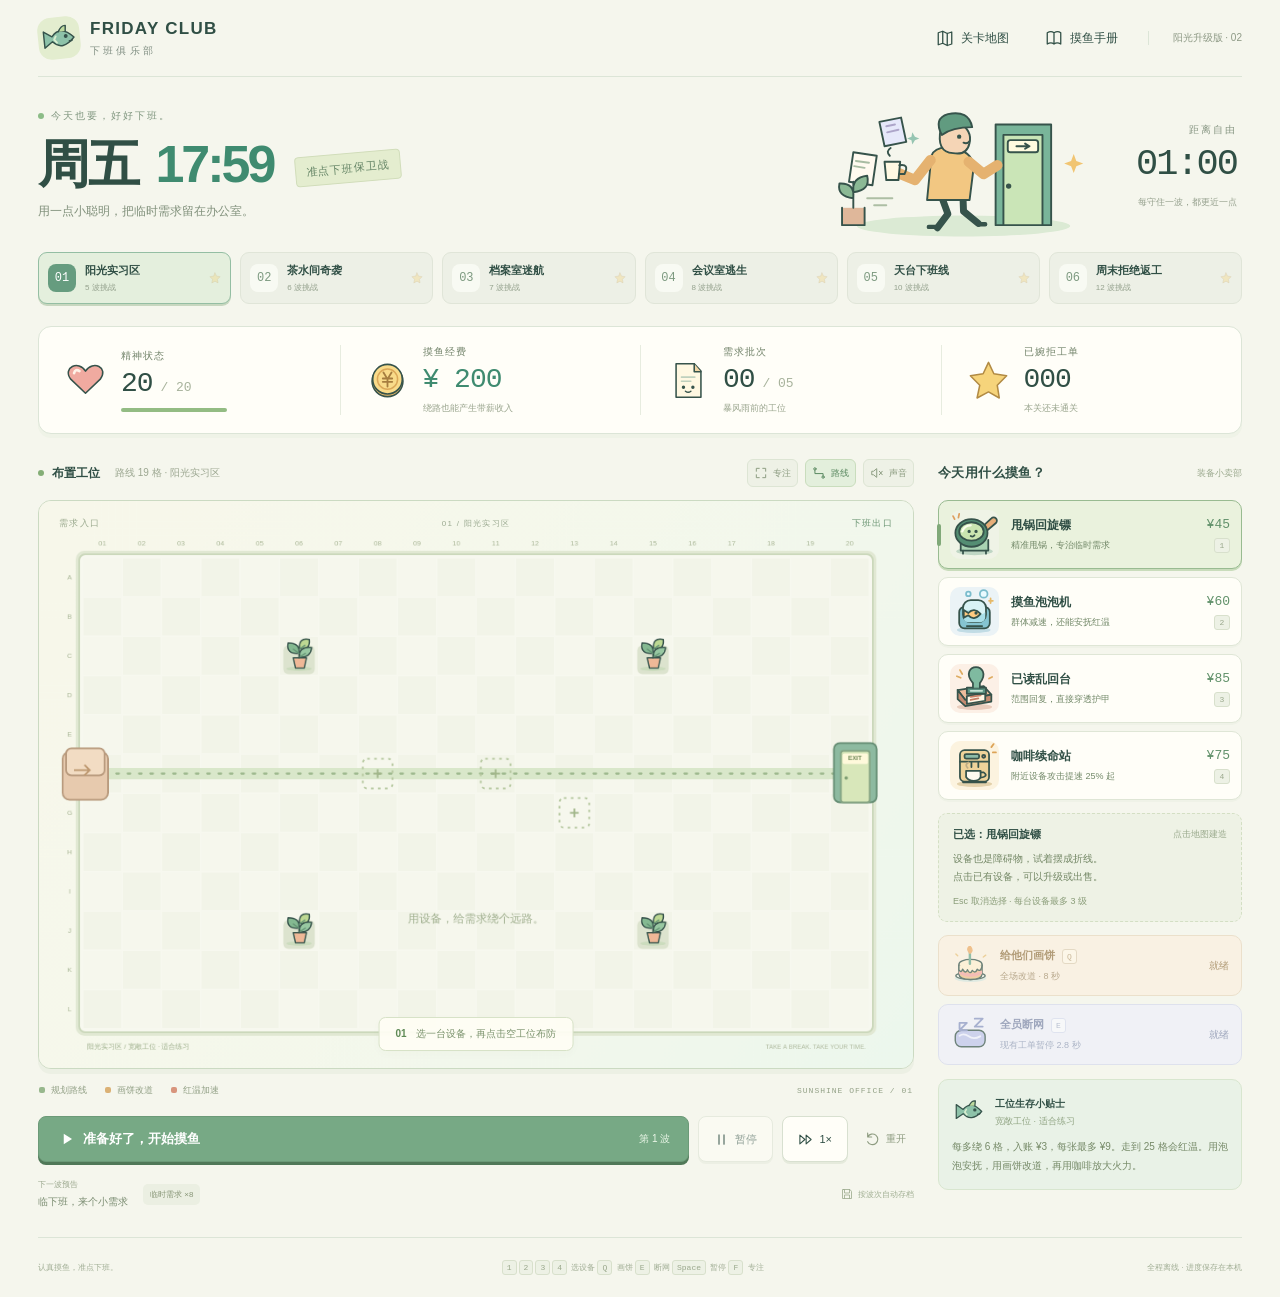
<file: versions/周五1759-v2.html>
<!doctype html>
<html lang="zh-CN">
<head>
  <meta charset="utf-8">
  <meta name="viewport" content="width=device-width, initial-scale=1">
  <meta name="theme-color" content="#f6f7ee">
  <title>周五 17:59 · 下班俱乐部</title>
  <link rel="icon" href="data:image/svg+xml,%3Csvg xmlns='http://www.w3.org/2000/svg' viewBox='0 0 64 64'%3E%3Crect width='64' height='64' rx='18' fill='%23a6d4bb'/%3E%3Cpath d='m23 27-12-8v26l12-9q14 16 31-5Q37 13 23 27' fill='%23fff8dd' stroke='%2336534b' stroke-width='3'/%3E%3Ccircle cx='43' cy='29' r='2' fill='%2336534b'/%3E%3C/svg%3E">
  <style>
:root { --ink:#304f45; --muted:#829084; --green:#3f8b70; --mint:#e4f0e3; --paper:#fffef8; --line:#dce5d7; --bg:#f5f6ed; --coral:#d88d77; --gold:#d6a751; --blue:#689baa; }
* { box-sizing:border-box; }
body { margin:0; background:var(--bg); color:var(--ink); font:14px Arial,"PingFang SC","Microsoft YaHei",sans-serif; }
button,a { -webkit-tap-highlight-color:transparent; }
button { font:inherit; color:inherit; cursor:pointer; border:0; transition:background .18s,transform .18s,box-shadow .18s; }
button:not(:disabled):active { transform:translateY(2px); }
button:disabled { cursor:not-allowed; opacity:.5; }
button:focus-visible,a:focus-visible,canvas:focus-visible { outline:3px solid #71ad93; outline-offset:3px; }
svg { display:block; width:100%; height:100%; flex-shrink:0; }
button svg { width:18px; height:18px; }
.app { max-width:1432px; margin:auto; padding:0 38px; }
.topbar { height:77px; border-bottom:1px solid var(--line); display:flex; align-items:center; justify-content:space-between; }
.brand { display:flex; align-items:center; gap:10px; text-decoration:none; color:var(--ink); font-weight:850; letter-spacing:1.3px; font-size:17px; }
.brand-mark { width:42px; height:42px; background:#e3edcf; border-radius:13px; transform:rotate(-6deg); padding:1px; }
.brand small { display:block; font-size:10px; letter-spacing:3.2px; color:var(--muted); margin-top:5px; font-weight:500; }
.topbar nav { display:flex; align-items:center; gap:24px; }
.nav-button { background:none; display:flex; align-items:center; gap:7px; font-size:12px; }
.nav-button:hover { color:var(--green); }
.edition { border-left:1px solid var(--line); padding-left:24px; font-size:10px; color:#8d9985; }
.heading { display:flex; align-items:center; position:relative; height:175px; gap:18px; }
.heading-copy { z-index:1; flex-shrink:0; }
.eyebrow { display:flex; align-items:center; gap:7px; font-size:10px; letter-spacing:2px; color:#819780; }
.eyebrow i { height:6px; width:6px; background:#8cbc87; border-radius:50%; }
h1 { font-size:52px; letter-spacing:-2px; font-weight:850; margin:13px 0 10px; line-height:1.1; }
h1>span:first-child { color:var(--green); font-weight:900; letter-spacing:-3px; margin-left:5px; }
h1 .title-badge { display:inline-block; margin-left:22px; font-size:11px; letter-spacing:1px; font-weight:500; vertical-align:middle; color:#648465; background:#e4edcf; padding:8px 10px; border:1px solid #d1ddba; border-radius:4px; transform:rotate(-5deg); }
.heading p { font-size:12px; color:#80907b; margin:0; }
.hero-art { width:295px; height:150px; margin-left:auto; margin-right:20px; align-self:flex-end; }
.office-clock { text-align:right; flex-shrink:0; padding-right:5px; }
.office-clock span { font-size:10px; color:#869582; letter-spacing:2px; }
.office-clock b { display:block; font-size:37px; letter-spacing:-2px; line-height:1.5; font-family:monospace; font-weight:500; }
.office-clock small { font-size:9px; color:#95a08d; }
.chapter-strip { display:grid; grid-template-columns:repeat(6,minmax(0,1fr)); gap:9px; margin:0 0 22px; }
.chapter-chip { background:#edf0e6; border:1px solid #e0e5d8; border-radius:9px; padding:10px 9px; display:flex; align-items:center; text-align:left; gap:9px; min-width:0; }
.chapter-chip.active { border-color:#94bea3; background:#e4efdd; box-shadow:0 2px 0 #c7d7bf; }
.chapter-chip:hover { background:#e5eddd; }
.chapter-number { display:grid; place-items:center; width:28px; height:28px; border-radius:8px; background:#f8faf3; color:#7d9a80; font:12px monospace; flex-shrink:0; }
.chapter-chip.active .chapter-number { background:#669c7f; color:white; }
.chapter-chip strong { display:block; font-size:11px; white-space:nowrap; font-weight:600; }
.chapter-chip small { display:block; margin-top:4px; color:#94a18d; font-size:8px; }
.chapter-chip .mini-star { width:12px; height:12px; margin-left:auto; opacity:.35; }
.chapter-chip.cleared .mini-star { opacity:1; }
.resume-banner { display:flex; align-items:center; gap:12px; background:#e5eff7; padding:11px 16px; border:1px solid #c8dce9; border-radius:9px; margin-bottom:16px; font-size:11px; color:#5c8294; }
.resume-banner>span:first-child { width:18px; height:18px; }
.resume-banner button { background:none; font-size:11px; font-weight:700; }
.resume-banner #resume-btn { margin-left:auto; text-decoration:underline; text-underline-offset:3px; }
.resume-banner #dismiss-resume { padding:0; }
.dashboard { display:grid; grid-template-columns:repeat(4,minmax(0,1fr)); margin-bottom:23px; background:var(--paper); border:1px solid var(--line); border-radius:13px; padding:18px 0; box-shadow:0 4px 0 #e8edde77; }
.stat { min-width:0; padding:0 25px; display:flex; align-items:center; gap:14px; }
.stat+.stat { border-left:1px solid #e7ecdf; }
.stat-art { width:43px; height:43px; flex-shrink:0; }
.stat>div { min-width:0; }
.stat label { display:block; font-size:10px; color:#84917d; margin-bottom:7px; letter-spacing:1px; }
.stat strong { font:500 28px/1 monospace; display:block; white-space:nowrap; letter-spacing:-1px; }
.stat strong em { font-size:13px; font-style:normal; color:#a7b29b; letter-spacing:0; }
.stat small { display:block; font-size:9px; color:#9aa58e; margin-top:8px; white-space:nowrap; overflow:hidden; text-overflow:ellipsis; }
#money { color:var(--green); }
.life-track { width:106px; max-width:100%; height:4px; border-radius:5px; overflow:hidden; background:#eaf0df; margin-top:10px; }
.life-track i { display:block; height:100%; background:#93bc83; transition:width .3s; }
.game-layout { display:grid; grid-template-columns:minmax(0,1fr) 304px; gap:24px; }
.board-panel { min-width:0; }
.board-toolbar { display:flex; justify-content:space-between; align-items:center; height:32px; margin-bottom:11px; }
.board-toolbar>span { display:flex; align-items:center; gap:8px; }
.status-dot { width:6px; height:6px; background:#84ae76; border-radius:50%; }
.board-toolbar b { font-size:12px; font-weight:600; }
.board-toolbar small { font-size:10px; color:#9ca791; margin-left:7px; }
.board-toolbar>div { display:flex; gap:7px; }
.chip { background:#eef1e6; border:1px solid #dde5d4; border-radius:6px; padding:6px; display:flex; align-items:center; gap:5px; font-size:9px; color:#8c9c81; }
.chip svg { width:14px; height:14px; }
.chip.active { background:#e3efdc; color:#5c8a62; border-color:#c9ddbd; }
.canvas-wrap { position:relative; background:#f2f4e8; border:1px solid #cbdac2; border-radius:13px; overflow:hidden; aspect-ratio:1000/650; box-shadow:0 5px 0 #e0e8d877; }
canvas { display:block; width:100%; height:100%; cursor:crosshair; touch-action:none; }
.map-label { pointer-events:none; position:absolute; inset:16px 20px auto; display:flex; align-items:center; justify-content:space-between; font-size:9px; letter-spacing:1.3px; color:#9cab90; }
.map-label>span:last-child { color:#6b9573; }
.map-label>span:nth-child(2) { color:#9baa91; font-size:8px; }
.map-note { pointer-events:none; position:absolute; left:50%; bottom:17px; transform:translateX(-50%); background:#fffef5ed; border:1px solid #d7e2c7; border-radius:7px; padding:9px 16px; color:#7a926c; white-space:nowrap; font-size:10px; box-shadow:0 3px 10px #52633b06; transition:opacity .3s; }
.map-note b { color:#5e8a55; margin-right:7px; }
.toast { position:absolute; top:48px; left:50%; width:max-content; max-width:92%; transform:translate(-50%,-8px); background:#3f725c; color:white; padding:11px 17px; border-radius:8px; font-size:12px; box-shadow:0 6px 15px #30514122; opacity:0; pointer-events:none; transition:.2s; z-index:6; }
.toast.visible { opacity:1; transform:translate(-50%,0); }
.board-footer { display:flex; align-items:center; gap:18px; padding:15px 1px 12px; color:#93a187; font-size:9px; }
.legend { display:inline-block; width:6px; height:6px; margin-right:6px; border-radius:2px; }
.legend.path { background:#98b88d; }.legend.cake { background:#dbb175; }.legend.rage { background:#d8957d; }
.coord { margin-left:auto; font:8px monospace; letter-spacing:1px; }
.transport { display:flex; gap:9px; margin-top:7px; }
.primary { min-height:46px; padding:12px 18px; border:1px solid #6c9a78; border-radius:8px; background:#77a985; color:white; font-size:13px; font-weight:650; box-shadow:0 3px 0 #507858; display:flex; align-items:center; justify-content:center; gap:9px; }
.primary:hover:not(:disabled) { background:#649978; }
.transport .primary { flex:1; justify-content:space-between; text-align:left; }
.transport .primary>span { display:flex; align-items:center; gap:8px; }
.transport .primary small { font-size:10px; font-weight:400; color:#eaf6e7; }
.secondary { background:var(--paper); border:1px solid #d8e0d0; border-radius:8px; padding:10px 15px; font-size:11px; display:flex; justify-content:center; align-items:center; gap:6px; box-shadow:0 2px 0 #e5eadc; white-space:nowrap; }
.secondary:hover:not(:disabled) { background:#edf2e5; }
.secondary svg { width:15px; height:15px; }
.quiet { display:flex; align-items:center; justify-content:center; padding:0 8px; background:none; color:#8e9c81; font-size:10px; gap:5px; white-space:nowrap; }
.quiet svg { width:16px; height:16px; }
.wave-preview { display:flex; align-items:center; gap:15px; padding:17px 0 3px; }
.tiny-label { display:block; font-size:8px; color:#9aa78d; margin-bottom:5px; }
.wave-preview b { display:block; font-size:10px; font-weight:500; color:#7a8c71; }
.enemy-preview { display:flex; gap:5px; flex-wrap:wrap; }
.enemy-badge { background:#ebefe2; border-radius:5px; padding:5px 7px; font-size:8px; color:#879576; }
.enemy-badge.boss { background:#f4e4d8; color:#b28569; }
.save-indicator { margin-left:auto; color:#a0ae92; font-size:8px; display:flex; gap:5px; align-items:center; white-space:nowrap; }.save-indicator svg { width:12px; height:12px; }
.section-label { display:flex; justify-content:space-between; align-items:center; height:32px; margin-bottom:11px; }
.section-label h2 { font-size:13px; letter-spacing:.4px; margin:0; font-weight:600; }
.section-label>span { font-size:9px; color:#9aa88d; }
.tower-list { display:flex; flex-direction:column; gap:8px; }
.tower-card { display:flex; align-items:center; text-align:left; gap:12px; border:1px solid #dfe6d6; border-radius:10px; padding:9px 11px; min-width:0; width:100%; background:var(--paper); position:relative; box-shadow:0 2px 0 #e5eadc66; }
.tower-card:hover { background:#f0f6e9; }
.tower-card.selected { border-color:#99bb91; background:#eaf2dd; box-shadow:0 2px 0 #c9dcbb; }
.tower-card.selected:before { content:''; position:absolute; width:4px; height:22px; border-radius:3px; background:#81a979; left:-2px; }
.tower-icon { display:block; width:49px; height:49px; background:#eff3e6; border-radius:10px; flex-shrink:0; }
.tower-card:nth-child(2) .tower-icon { background:#ebf3f6; }.tower-card:nth-child(3) .tower-icon { background:#fcf0e6; }.tower-card:nth-child(4) .tower-icon { background:#fcf3df; }
.tower-copy { flex:1; min-width:0; }
.tower-copy strong { display:block; font-size:12px; font-weight:600; margin-bottom:5px; white-space:nowrap; }
.tower-copy small { display:block; font-size:9px; color:#95a184; white-space:nowrap; }
.tower-price { font:13px monospace; color:#609069; text-align:right; }
.tower-price kbd { display:block; margin:6px 0 0 auto; width:16px; font-size:8px; text-align:center; }
.selection-panel { padding:13px 14px; min-height:107px; margin-top:13px; background:#eef2e5; border:1px dashed #d4dfc4; border-radius:9px; }
.selection-title { display:flex; align-items:center; justify-content:space-between; font-size:11px; }
.selection-title>b { font-weight:600; }.selection-title>span { font-size:9px; color:#9aaa8d; }
.selection-panel p { font-size:10px; line-height:1.8; color:#87987a; margin:8px 0 5px; }
.selection-panel small { color:#a5b095; font-size:9px; }
.selected-actions { display:flex; gap:8px; margin-top:10px; }
.selected-actions button { flex:1; padding:8px; background:#dbe8cc; border:1px solid #c9d9b8; border-radius:5px; font-size:10px; color:#69875b; }
.selected-actions button:last-child { background:#fffaf0; border-color:#e7dfca; color:#a59879; }
.skill-grid { display:grid; gap:8px; margin-top:13px; }
.skill-card { position:relative; padding:10px 12px; width:100%; display:flex; align-items:center; gap:10px; background:#fbefdf; border:1px solid #e8d7bd; border-radius:10px; text-align:left; }
.skill-card:disabled { opacity:.7; }
.skill-card.selected { outline:2px solid #c7a166; outline-offset:2px; }
.skill-art { width:39px; height:39px; flex-shrink:0; }
.skill-card strong { display:block; font-size:11px; font-weight:600; color:#a1875c; }
.skill-card small { display:block; font-size:9px; color:#b19d7e; margin-top:6px; }
.skill-card>b { margin-left:auto; font:10px monospace; color:#a1875c; flex-shrink:0; }
.skill-card kbd { margin-left:4px; border-color:#deceb3; background:#fff6e6; color:#b69d76; }
.sleep-skill { background:#eef0fa; border-color:#d5d9ed; }
.sleep-skill strong,.sleep-skill>b { color:#848faf; }.sleep-skill small { color:#9ca6c1; }.sleep-skill kbd { background:#f9faff; border-color:#d7dcf1; color:#9fa9c4; }
.rule-card { padding:14px 13px; margin-top:14px; background:#e9f2e7; border:1px solid #d8e6cf; border-radius:10px; }
.rule-heading { display:flex; align-items:center; gap:9px; }.rule-heading>span:first-child { width:34px; height:34px; }.rule-heading b { font-size:10px; font-weight:600; }.rule-heading small { display:block; font-size:9px; color:#91a584; margin-top:4px; }
.rule-card p { font-size:10px; line-height:1.9; color:#879b7a; margin:9px 0 0; }
.page-footer { display:flex; justify-content:space-between; align-items:center; gap:15px; padding:22px 0; margin-top:25px; border-top:1px solid var(--line); color:#a1ae95; font-size:8px; }
kbd { display:inline-block; padding:2px 4px; font:8px monospace; border:1px solid #d8e0cc; background:#edf1e5; border-radius:3px; color:#99a78b; margin-right:2px; }
.hidden { display:none!important; }
.overlay { position:absolute; inset:0; background:#f4f7e9ed; display:grid; place-items:center; padding:20px; z-index:5; backdrop-filter:blur(5px); text-align:center; }
.result-card { max-width:410px; }.result-card .eyebrow { justify-content:center; font-size:9px; }.result-illustration { width:110px; height:110px; margin:auto auto 18px; }.result-card h2 { font-size:26px; margin:15px 0; }.result-card p { font-size:12px; line-height:1.9; color:#94a082; }.result-stars { display:flex; gap:9px; justify-content:center; margin:12px 0; }.result-stars svg { width:30px; height:30px; }.result-stars .empty { opacity:.2; filter:grayscale(1); }.result-actions { display:flex; justify-content:center; gap:12px; margin-top:20px; }
dialog { background:#fafcf3; border:1px solid #d3dfc8; border-radius:18px; padding:32px; width:90%; max-width:700px; color:var(--ink); box-shadow:0 30px 90px #304e3830; }
dialog::backdrop { background:#52684a66; backdrop-filter:blur(7px); }.dialog-close { position:absolute; top:18px; right:18px; background:#eaf0df; padding:7px; border-radius:50%; color:#8a9d7a; }.dialog-close svg { width:17px; height:17px; }dialog h2 { font-size:28px; margin:16px 0 10px; letter-spacing:-.8px; }.dialog-intro { font-size:12px; color:#92a083; line-height:1.7; margin-bottom:25px; }.level-dialog { max-width:880px; }.level-grid { display:grid; grid-template-columns:repeat(3,minmax(0,1fr)); gap:13px; }.level-card { text-align:left; background:#fffef8; border:1px solid #dfe7d4; border-radius:11px; padding:10px; min-width:0; }.level-card.selected { border:2px solid #88ad7c; padding:9px; box-shadow:0 3px 0 #d0dfc2; }.level-thumbnail { display:block; aspect-ratio:200/95; background:#eff4e4; border-radius:6px; overflow:hidden; }.level-card-title { margin:11px 3px 6px; display:flex; align-items:center; justify-content:space-between; font-size:12px; }.level-card-title small { font:9px monospace; color:#9bab8c; }.level-card>small { display:block; font-size:9px; color:#9aab89; margin:0 3px 5px; }.level-detail { display:flex; align-items:center; gap:24px; padding-top:24px; }.level-detail>div { flex:1; }.level-detail strong { font-size:13px; }.level-detail p { font-size:11px; color:#8fa17f; line-height:1.8; margin:8px 0; }.level-detail small { color:#a6b197; font-size:9px; }.level-detail .primary { white-space:nowrap; font-size:12px; }.help-grid { display:grid; grid-template-columns:1fr 1fr; gap:18px 30px; margin:26px 0; }.help-grid article>span { display:block; width:56px; height:56px; margin-bottom:12px; }.help-grid b { font-size:13px; }.help-grid p { font-size:11px; line-height:1.9; color:#91a181; }.help-bottom { border-top:1px solid #dfe6d4; padding-top:14px; display:flex; align-items:center; gap:20px; }.help-bottom p { flex:1; font-size:10px; line-height:1.9; color:#9ca98d; }.help-bottom button { white-space:nowrap; font-size:11px; }
.focus-mode .heading,.focus-mode .topbar,.focus-mode .chapter-strip,.focus-mode .page-footer { display:none; }.focus-mode .app { padding-top:12px; }.focus-mode .dashboard { padding:11px 0; margin-bottom:15px; }.focus-mode .stat small { display:none; }.focus-mode .stat-art { width:34px; height:34px; }.focus-mode .stat strong { font-size:25px; }.focus-mode .wave-preview { padding-top:13px; }.focus-mode .rule-card { display:none; }.focus-mode .tower-card { padding-top:7px; padding-bottom:7px; }.focus-mode .tower-icon { width:43px; height:43px; }.focus-mode .selection-panel { min-height:100px; }.focus-mode .skill-card { padding-top:8px; padding-bottom:8px; }
@media(min-width:821px){.focus-mode .app{max-width:min(1432px,calc((100vh - 300px)*1.5385 + 404px));padding-left:30px;padding-right:30px}.focus-mode .hero-art{display:none}}
@media(max-width:1200px){.app{padding:0 25px}.game-layout{grid-template-columns:minmax(0,1fr) 280px;gap:20px}.hero-art{width:230px;margin-right:0}.title-badge{display:none!important}.stat{padding:0 17px;gap:9px}.stat-art{width:36px;height:36px}.board-toolbar small{display:none}.chapter-chip{gap:6px;padding:9px 7px}.chapter-chip strong{font-size:10px}.chapter-number{width:23px;height:25px;font-size:10px}.tower-card{gap:9px}.tower-icon{width:43px;height:43px}.tower-copy small{font-size:8px}.coord{display:none}.enemy-badge{font-size:7px;padding:4px}.save-indicator{display:none}.secondary{padding-left:12px;padding-right:12px}.page-footer>span:last-child{display:none}.office-clock b{font-size:32px}}
@media(max-width:820px){.app{padding:0 20px}.topbar{height:68px}.topbar nav{gap:17px}.edition{display:none}.heading{height:151px}.hero-art{width:200px;height:130px}.office-clock{display:none}h1{font-size:45px}.game-layout{grid-template-columns:1fr}.chapter-strip{gap:7px;overflow-x:auto;grid-template-columns:repeat(6,minmax(145px,1fr));padding-bottom:5px;margin-bottom:14px}.chapter-chip{padding:10px}.dashboard{padding:15px 0;margin-bottom:18px}.stat{padding:0 13px;gap:10px}.stat-art{width:29px;height:29px}.stat strong{font-size:24px}.stat label{font-size:9px}.stat small{font-size:8px}.side-panel{display:grid;grid-template-columns:1fr 1fr;gap:12px}.section-label{grid-column:1/-1;height:20px;margin-bottom:0}.tower-list{grid-column:1/-1;display:grid;grid-template-columns:repeat(4,minmax(0,1fr));gap:8px}.tower-card{display:grid;grid-template-columns:42px 1fr;gap:6px;padding:10px}.tower-icon{grid-row:1/3;width:42px;height:42px}.tower-copy strong{font-size:10px}.tower-copy small{display:none}.tower-price{grid-column:2;display:flex;justify-content:space-between;font-size:10px}.tower-price kbd{margin:0;font-size:7px}.selection-panel{margin:0;grid-row:3;min-height:146px}.skill-grid{margin:0;grid-row:3;grid-column:2}.rule-card{grid-column:1/-1;margin-top:0;display:flex;align-items:center;gap:20px;padding:11px 15px}.rule-heading{flex-shrink:0}.rule-card p{margin:0;font-size:10px}.page-footer{margin-top:20px}.wave-preview{padding:14px 0 0}.focus-mode .app{padding-top:10px}.focus-mode .selection-panel{min-height:146px}}
@media(max-width:520px){.app{padding:0 12px}.topbar{height:64px}.brand{font-size:13px;gap:7px}.brand-mark{width:34px;height:34px}.brand small{font-size:8px;letter-spacing:2px}.topbar nav{gap:13px}.nav-button{font-size:10px;gap:5px}.nav-button svg{width:14px;height:14px}.heading{height:137px;overflow:hidden}.heading-copy{position:relative}h1{font-size:40px}.heading .eyebrow{font-size:9px;letter-spacing:1px}.heading p{font-size:10px}.hero-art{position:absolute;right:-33px;bottom:-5px;width:180px;height:107px;opacity:.4;z-index:0}.heading-copy{z-index:1}.chapter-strip{grid-template-columns:repeat(6,132px);margin-bottom:12px}.chapter-chip strong{font-size:10px}.dashboard{padding:13px 0;border-radius:10px}.stat{padding:0 9px;display:block}.stat-art{display:none}.stat label{font-size:8px;letter-spacing:0}.stat strong{font-size:21px}.stat strong em{font-size:9px}.stat small{font-size:7px;margin-top:8px}.life-track{margin-top:10px}.board-toolbar{height:27px;margin-bottom:9px}.board-toolbar b{font-size:10px}.chip{padding:5px}.chip span{display:none}.chip svg{width:13px;height:13px}.map-label{inset:9px 10px auto;font-size:7px;letter-spacing:.3px}.map-label>span:nth-child(2){font-size:6px}.canvas-wrap{border-radius:9px}.map-note{font-size:8px;bottom:9px;padding:6px 9px}.toast{font-size:10px;padding:8px 11px;top:30px}.board-footer{font-size:8px;gap:13px;padding-top:12px;padding-bottom:10px}.transport{gap:6px;margin-top:3px}.transport .primary{min-height:43px;font-size:11px;padding:10px}.transport .primary small{font-size:8px}.transport .primary svg{width:14px;height:14px}.transport .secondary{padding:9px;font-size:10px;gap:3px}.secondary svg{width:12px;height:12px}.quiet{padding:0 3px}.quiet span{display:none}.wave-preview{gap:10px}.wave-preview b{font-size:9px}.enemy-preview{gap:3px}.enemy-badge{font-size:7px;padding:4px}.tiny-label{font-size:7px}.side-panel{gap:10px}.tower-list{gap:6px}.tower-card{display:flex;flex-direction:column;align-items:flex-start;padding:8px 6px;gap:7px}.tower-icon{width:43px;height:43px;align-self:center}.tower-copy{width:100%}.tower-copy strong{font-size:9px;text-align:center;margin:0;letter-spacing:-.2px}.tower-price{display:flex;justify-content:space-between;width:100%;padding:0 3px}.tower-price kbd{margin:0}.selection-panel{padding:12px 10px}.selection-title{font-size:10px}.selection-title>span{font-size:8px}.selection-panel p{font-size:9px;line-height:1.9}.selection-panel small{font-size:8px}.skill-card{padding:8px 7px;gap:6px}.skill-art{width:29px;height:29px}.skill-card strong{font-size:9px}.skill-card small{font-size:7px}.skill-card>b{font-size:8px}.skill-card kbd{display:none}.skill-grid{gap:7px}.rule-card{display:block;padding:12px}.rule-card p{margin-top:8px;font-size:9px}.rule-heading>span:first-child{width:28px;height:28px}.page-footer{font-size:7px;flex-wrap:wrap;gap:10px;padding:16px 0}.page-footer>span:first-child{display:none}.resume-banner{padding:9px;gap:7px;font-size:9px}.resume-banner button{font-size:9px}.resume-banner>span:first-child{display:none}.result-illustration{width:57px;height:57px;margin-bottom:5px}.result-card .eyebrow{font-size:6px;letter-spacing:1px}.result-card h2{font-size:17px;margin:8px 0}.result-stars{margin:5px 0;gap:5px}.result-stars svg{width:18px;height:18px}.result-card p{font-size:9px;margin:5px 0;line-height:1.6}.result-actions{margin-top:10px;gap:7px}.result-actions .primary,.result-actions .secondary{font-size:9px;min-height:30px;padding:7px 10px}dialog{padding:23px;max-height:90vh}.dialog-close{top:12px;right:12px}dialog h2{font-size:23px}.dialog-intro{font-size:10px}.level-grid{grid-template-columns:repeat(2,minmax(0,1fr));gap:10px}.level-card-title{font-size:10px;margin-top:8px}.level-card-title small{font-size:7px}.level-card>small{font-size:8px}.level-detail{display:block;padding-top:18px}.level-detail p{font-size:10px}.level-detail small{font-size:8px}.level-detail .primary{width:100%;margin-top:15px}.help-grid{gap:14px;}.help-grid article>span{width:43px;height:43px}.help-grid b{font-size:10px}.help-grid p{font-size:9px}.help-bottom{display:block}.help-bottom button{width:100%;margin-top:15px}.help-bottom p{font-size:9px}.focus-mode .stat-art{display:none}.focus-mode .stat strong{font-size:21px}.focus-mode .tower-card{padding:8px 6px}}
@media(prefers-reduced-motion:reduce){*{scroll-behavior:auto!important;transition:none!important}}

/* Illustration containers own their size, independently of compact control icons. */
.tower-icon svg,.skill-art svg,.mini-star svg,.level-thumbnail svg,.result-illustration svg,.result-stars svg { width:100%; height:100%; }
.result-stars>span { display:block; width:30px; height:30px; }
.tower-copy small { color:#738969; }
.selection-panel p { color:#738765; }
.selection-panel small { color:#8a9d79; }
.stat label { color:#73846b; }
.rule-card p { color:#768a68; }
.skill-card strong,.skill-card>b { color:#967747; }.skill-card small { color:#a18b68; }
.sleep-skill strong,.sleep-skill>b { color:#7b86a9; }.sleep-skill small { color:#8e99b7; }
@media(max-width:520px){.result-stars>span{width:18px;height:18px}}

</style>
</head>
<body>
  <main class="app">
    <header class="topbar">
      <a class="brand" href="#"><span data-art="fish" class="brand-mark"></span><span>FRIDAY CLUB<small>下班俱乐部</small></span></a>
      <nav><button id="levels-btn" class="nav-button" data-control="map">关卡地图</button><button id="help-btn" class="nav-button" data-control="book">摸鱼手册</button><span class="edition">阳光升级版 · 02</span></nav>
    </header>
    <section class="heading">
      <div class="heading-copy"><div class="eyebrow"><i></i> 今天也要，好好下班。</div><h1>周五 <span>17:59</span><span class="title-badge">准点下班保卫战</span></h1><p>用一点小聪明，把临时需求留在办公室。</p></div>
      <div class="hero-art" id="hero-art"></div><div class="office-clock"><span>距离自由</span><b id="clock">01:00</b><small>每守住一波，都更近一点</small></div>
    </section>
    <section class="chapter-strip" id="chapter-strip" aria-label="选择关卡"></section>
    <div id="resume-banner" class="resume-banner hidden"><span data-control="save"></span><span id="resume-text">发现上次的摸鱼进度</span><button id="resume-btn">继续上次游戏</button><button id="dismiss-resume" aria-label="收起存档提示" data-control="close"></button></div>
    <section class="dashboard" aria-label="战况">
      <div class="stat"><span class="stat-art" data-art="heart"></span><div><label>精神状态</label><strong id="lives">20<em> / 20</em></strong><div class="life-track"><i id="life-bar"></i></div></div></div>
      <div class="stat"><span class="stat-art" data-art="coin"></span><div><label>摸鱼经费</label><strong id="money">¥ 200</strong><small id="bonus">绕路也能产生带薪收入</small></div></div>
      <div class="stat"><span class="stat-art" data-art="paper"></span><div><label>需求批次</label><strong id="wave">00<em> / 05</em></strong><small id="wave-name">暴风雨前的工位</small></div></div>
      <div class="stat"><span class="stat-art" data-art="star"></span><div><label>已婉拒工单</label><strong id="kills">000</strong><small id="best">本关还未通关</small></div></div>
    </section>
    <div class="game-layout">
      <section class="board-panel">
        <div class="board-toolbar"><span><i class="status-dot"></i><b id="status">布置工位</b><small id="route-info"></small></span><div><button id="focus-btn" class="chip" aria-label="切换专注模式" title="专注模式 F"></button><button id="path-btn" class="chip active" aria-pressed="true" title="显示路线"></button><button id="sound-btn" class="chip" aria-pressed="false" title="声音开关"></button></div></div>
        <div class="canvas-wrap" id="canvas-wrap">
          <canvas id="game" width="1000" height="650" tabindex="0" aria-label="塔防地图：选设备后点击空工位建造。方向键移动光标，回车操作。"></canvas>
          <div class="map-label"><span>需求入口</span><span id="map-title">阳光实习区</span><span>下班出口</span></div>
          <div class="map-note" id="map-note"></div><div class="toast" id="toast" role="status" aria-live="polite"></div>
          <div class="overlay hidden" id="result-overlay"><div class="result-card"><div class="result-illustration" id="result-illustration"></div><span class="eyebrow" id="result-tag"></span><h2 id="result-title"></h2><div id="result-stars" class="result-stars"></div><p id="result-description"></p><div class="result-actions"><button class="primary" id="next-level"></button><button class="secondary" id="play-again">再挑战一次</button></div></div></div>
        </div>
        <div class="board-footer"><span><i class="legend path"></i>规划路线</span><span><i class="legend cake"></i>画饼改道</span><span><i class="legend rage"></i>红温加速</span><span class="coord" id="coord">SUNSHINE OFFICE / 01</span></div>
        <div class="transport"><button id="wave-btn" class="primary"></button><button id="pause-btn" class="secondary" disabled></button><button id="speed-btn" class="secondary"></button><button id="reset-btn" class="quiet" title="重开本关"></button></div>
        <div class="wave-preview"><div><span class="tiny-label">下一波预告</span><b id="preview-title"></b></div><div class="enemy-preview" id="enemy-preview"></div><span class="save-indicator" id="save-indicator"></span></div>
      </section>
      <aside class="side-panel">
        <div class="section-label"><h2>今天用什么摸鱼？</h2><span>装备小卖部</span></div>
        <div id="tower-list" class="tower-list"></div>
        <div class="selection-panel" id="selection-panel"></div>
        <div class="skill-grid"><button class="skill-card cake-skill" id="cake-btn"><span class="skill-art" data-art="cake"></span><span><strong>给他们画饼 <kbd>Q</kbd></strong><small id="cake-label">全场改道 · 8 秒</small></span><b id="cake-timer">就绪</b></button><button class="skill-card sleep-skill" id="freeze-btn"><span class="skill-art" data-art="sleep"></span><span><strong>全员断网 <kbd>E</kbd></strong><small>现有工单暂停 2.8 秒</small></span><b id="freeze-timer">就绪</b></button></div>
        <div class="rule-card"><div class="rule-heading"><span data-art="fish"></span><span><b id="rule-title">工位生存小贴士</b><small id="level-rule"></small></span></div><p id="rule-copy"></p></div>
      </aside>
    </div>
    <footer class="page-footer"><span>认真摸鱼，准点下班。</span><span><kbd>1</kbd><kbd>2</kbd><kbd>3</kbd><kbd>4</kbd> 选设备 <kbd>Q</kbd> 画饼 <kbd>E</kbd> 断网 <kbd>Space</kbd> 暂停 <kbd>F</kbd> 专注</span><span>全程离线 · 进度保存在本机</span></footer>
  </main>
  <dialog id="level-dialog" class="level-dialog"><button class="dialog-close" id="close-levels" aria-label="关闭关卡地图" data-control="close"></button><span class="eyebrow">THE GREAT OFFICE ESCAPE</span><h2>今天，从哪里溜走？</h2><p class="dialog-intro">6 个工位，48 波离谱需求。每张地图都可以直接挑战。</p><div id="level-grid" class="level-grid"></div><div class="level-detail"><div><strong id="level-detail-title"></strong><p id="level-detail-copy"></p><small>切换将重新开始所选关卡；已获得的星级永久保留。</small></div><button class="primary" id="enter-level">去这个工位</button></div></dialog>
  <dialog id="help-dialog"><button class="dialog-close" id="close-help" aria-label="关闭摸鱼手册" data-control="close"></button><span class="eyebrow">EMPLOYEE SURVIVAL HANDBOOK</span><h2>你的 KPI：准点下班。</h2><div class="help-grid"><article><span data-art="pot"></span><b>设备，也是你的迷宫</b><p>选设备，点空格建造。工单自动找最短路。不能封死道路，点设备可升级、出售。</p></article><article><span data-art="coin"></span><b>多绕两步，带薪摸鱼</b><p>相对直线进度多走 6 格赚 ¥3，最多赚 ¥9。走到 25 格会红温加速，泡泡可暂时安抚。</p></article><article><span data-art="cake"></span><b>饼不必真，路线得真</b><p>按 Q 再点空格，全场先去吃饼。按 E 断网，现有工单暂停 2.8 秒。每波结束重置技能。</p></article><article><span data-art="coffee"></span><b>咖啡，给整条防线续命</b><p>咖啡站给范围内设备提速 25%–45%，多个站不叠加。紫色会议怪会拉住同事，趁机群攻。</p></article></div><div class="help-bottom"><p>三星：剩余精神 ≥16；二星：≥8；一星：成功通关。自动保存每波开始前的布防，刷新可继续。切换窗口自动暂停。特殊地砖与收入以当前关卡提示为准。</p><button class="primary" id="start-help">知道了，开始摸鱼</button></div></dialog>
  <script>
/* Pure simulation. No browser, network, timer, or rendering dependency. */
(function (root) {
  'use strict';
  const COLS = 20, ROWS = 12;
  const ENTRY = { x: 0, y: 5 }, EXIT = { x: 19, y: 5 };
  const ROCKS = [[5, 2], [5, 3], [5, 8], [5, 9], [14, 2], [14, 3], [14, 8], [14, 9]];
  const TYPES = {
    pot: { name: '甩锅回旋镖', cost: 45, range: 3.1, damage: 18, interval: .82, color: '#278765', desc: '精准甩锅，专治临时需求', tag: '单体' },
    bubble: { name: '摸鱼泡泡机', cost: 60, range: 2.8, damage: 5, interval: 1.15, color: '#328ea8', desc: '群体减速，还能安抚红温', tag: '减速' },
    reply: { name: '已读乱回台', cost: 85, range: 3.35, damage: 19, interval: 1.6, color: '#d17b4e', desc: '范围回复，直接穿透护甲', tag: '群攻' },
    coffee: { name: '咖啡续命站', cost: 75, range: 2.5, damage: 0, interval: 1, color: '#a97937', desc: '附近设备攻击提速 25% 起', tag: '辅助' }
  };
  const WAVES = ['临下班，来个小需求', '这事顺手帮一下', '先拉个会对齐一下', '需求文档共 208 页', '小领导：耽误你两分钟', '刚才的需求全部推翻', '下班前再开个短会', '甲方说还是第一版好', '全员紧急！紧急！紧急！', '终极 Boss：就改一版'];
  const vertical = (x, ys) => ys.map(y => [x, y]);
  const LEVELS = [
    { id: 'intern', name: '阳光实习区', subtitle: '第一天上班，先学会下班。', waves: 5, money: 200, scale: .85, color: '#7fbaa0', accent: '#ecf7ed', icon: 'plant', rule: '宽敞工位 · 适合练习', detail: '开阔地图，200 元开局预算。练习摆出折线路径，用画饼把需求引回火力区。', rocks: [[5,2],[5,9],[14,2],[14,9]], zones: [] },
    { id: 'pantry', name: '茶水间奇袭', subtitle: '咖啡喝太多，需求跑得快。', waves: 6, money: 205, scale: .93, color: '#d5a35d', accent: '#fff5df', icon: 'coffee', rule: '咖啡地砖 · 敌人加速 30%', detail: '黄色地砖会让工单加速。可以在地砖上建造挡路，也可以在加速带前铺设泡泡防线。', rocks: [...vertical(6,[2,3,4]),...vertical(13,[7,8,9]),[10,2],[10,9]], zones: [{ kind:'coffee', cells:[[8,5],[9,5],[10,5],[11,5],[8,6],[9,6],[10,6],[11,6]] }] },
    { id: 'archive', name: '档案室迷航', subtitle: '文件很多，出路总会有的。', waves: 7, money: 220, scale: 1, color: '#81a8be', accent: '#edf5fb', icon: 'reply', rule: '软绵地毯 · 敌人减速 25%', detail: '书柜将走廊分成多个区域。蓝色地毯能减速工单；把高伤害设备放在地毯周围。', rocks: [...vertical(5,[0,1,2,3,4,5,6]),...vertical(10,[5,6,7,8,9,10,11]),...vertical(14,[0,1,2,3,4,5,6])], zones:[{kind:'carpet',cells:[[6,7],[7,7],[8,7],[8,6],[8,5],[9,4],[10,4],[11,4],[12,5],[12,6],[12,7],[13,7]]}] },
    { id: 'meeting', name: '会议室逃生', subtitle: '用一场会议，阻止另一场会议。', waves: 8, money: 220, scale: 1.06, color: '#b399c9', accent: '#f6effb', icon: 'meeting', rule: '会议密集 · 停顿更频繁', detail: '紧急会议从第一波就出现，并且更频繁地拉住同事开会。布置范围攻击，利用他们内耗的时间。', rocks: [[7,3],[8,3],[9,3],[10,3],[11,3],[12,3],[7,8],[8,8],[9,8],[10,8],[11,8],[12,8]], zones:[], meetingRate:5 },
    { id: 'rooftop', name: '天台下班线', subtitle: '风很舒服，甩锅要有分寸。', waves: 10, money: 200, scale: 1.08, color: '#df9a84', accent: '#fff0e9', icon: 'sun', rule: '绕路收入 +1 · 更容易红温', detail: '每绕 6 格收入提高到 4 元，但 22 格就会红温。让泡泡与画饼配合，风险和收入一起涨。', rocks: ROCKS, zones:[], detourPay:4, rageAt:22 },
    { id: 'weekend', name: '周末拒绝返工', subtitle: '最终考核：把免打扰开到底。', waves: 12, money: 235, scale: 1.18, color: '#82b3a6', accent: '#edf7f3', icon: 'boss', rule: '12 波高压 · 三位领导来访', detail: '更密集的工单和三场 Boss 战。咖啡站能放大整条防线的输出，别忘记用断网争取喘息时间。', rocks:[...vertical(4,[1,2,3,4,5]),...vertical(8,[6,7,8,9,10]),...vertical(12,[1,2,3,4,5]),...vertical(16,[6,7,8,9,10])], zones:[{kind:'coffee',cells:[[8,5],[9,5],[10,5],[11,5]]},{kind:'carpet',cells:[[14,4],[14,5],[14,6],[15,4],[15,5],[15,6]]}], pressure:true }
  ];
  const key = (x, y) => x + y * COLS;
  const same = (a, b) => a.x === b.x && a.y === b.y;
  const inside = (x, y) => Number.isInteger(x) && Number.isInteger(y) && x >= 0 && y >= 0 && x < COLS && y < ROWS;
  const distance = (a, b) => Math.hypot(a.x - b.x, a.y - b.y);

  // A*: Manhattan heuristic is admissible for the four-connected office grid.
  function findPath(start, goal, blocked) {
    if (!inside(start.x, start.y) || !inside(goal.x, goal.y) || blocked.has(key(start.x, start.y)) || blocked.has(key(goal.x, goal.y))) return null;
    const startKey = key(start.x, start.y), endKey = key(goal.x, goal.y);
    const scores = new Map([[startKey, 0]]), parents = new Map(), closed = new Set();
    const h = (x, y) => Math.abs(x - goal.x) + Math.abs(y - goal.y);
    const open = [{ x: start.x, y: start.y, k: startKey, f: h(start.x, start.y), h: h(start.x, start.y) }];
    while (open.length) {
      open.sort((a, b) => a.f - b.f || a.h - b.h || a.k - b.k);
      const n = open.shift();
      if (closed.has(n.k)) continue;
      if (n.k === endKey) {
        const path = [{ x: n.x, y: n.y }];
        let at = n.k;
        while (at !== startKey) { at = parents.get(at); path.push({ x: at % COLS, y: Math.floor(at / COLS) }); }
        return path.reverse();
      }
      closed.add(n.k);
      for (const [dx, dy] of [[1, 0], [0, -1], [0, 1], [-1, 0]]) {
        const x = n.x + dx, y = n.y + dy, k = key(x, y), g = scores.get(n.k) + 1;
        if (!inside(x, y) || blocked.has(k) || closed.has(k) || g >= (scores.get(k) ?? Infinity)) continue;
        scores.set(k, g); parents.set(k, n.k); open.push({ x, y, k, f: g + h(x, y), h: h(x, y) });
      }
    }
    return null;
  }

  class Game {
    constructor(levelId = 'classic') {
      this.level = LEVELS.find(l => l.id === levelId) || { id:'classic',name:'经典办公室',waves:10,money:185,scale:1,rocks:ROCKS,zones:[],color:'#7fbaa0',accent:'#edf7ef',rule:'经典十波挑战' };
      this.maxWaves = this.level.waves;
      this.money = this.level.money; this.lives = 20; this.wave = 0; this.kills = 0; this.income = 0;
      this.state = 'build'; this.time = 0; this.towers = []; this.enemies = []; this.projectiles = []; this.events = [];
      this.cake = null; this.cakeReady = 0; this.freezeReady = 0; this.nextId = 1; this.pending = []; this.spawnTimer = 0;
      this.rocks = new Set(this.level.rocks.map(([x, y]) => key(x, y))); this.blocked = new Set(this.rocks);
      this.zones = new Map(); for (const zone of this.level.zones) for (const [x,y] of zone.cells) this.zones.set(key(x,y),zone.kind);
      this.route = findPath(ENTRY, EXIT, this.blocked); this.pathVersion = 0;
      this.stats = { cakes: 0, rage: 0, shots: 0, freezes:0 };
    }
    emit(type, data = {}) { this.events.push({ type, ...data }); if (this.events.length > 300) this.events.shift(); }
    takeEvents() { return this.events.splice(0); }
    towerAt(x, y) { return this.towers.find(t => t.x === x && t.y === y); }
    statsFor(t) {
      const base = TYPES[t.type], n = t.level - 1;
      let boost = 1;
      if (t.type !== 'coffee') for (const station of this.towers) if (station.type === 'coffee' && distance(t,station) <= TYPES.coffee.range + .35 * (station.level-1)) boost = Math.max(boost, 1.25 + .1 * (station.level-1));
      return { ...base, damage: base.damage * (1 + n * .65), range: base.range + n * .35, interval: base.interval / ((1 + n * .16)*boost), boost, aura:1.25 + .1*n };
    }
    buildCheck(x, y, type) {
      if (!TYPES[type]) return { ok: false, reason: '先选一种反内卷装备。' };
      if (!['build', 'wave'].includes(this.state)) return { ok: false, reason: '这局已经结束，重新开局吧。' };
      if (!inside(x, y) || x === 0 || x === COLS - 1) return { ok: false, reason: '入口和出口的消防通道不能占。' };
      if (this.blocked.has(key(x, y))) return { ok: false, reason: '这个工位已经有人了。' };
      if (this.cake && same(this.cake, { x, y })) return { ok: false, reason: '饼还在这里，先让他们吃完。' };
      if (this.money < TYPES[type].cost) return { ok: false, reason: '经费不足，先让工单多绕两步。' };
      if (this.enemies.some(e => same(e.cell, { x, y }) || (e.path[0] && same(e.path[0], { x, y })))) return { ok: false, reason: '工单正在经过，不能直接拿桌子压人。' };
      const blocked = new Set(this.blocked); blocked.add(key(x, y));
      if (!findPath(ENTRY, EXIT, blocked)) return { ok: false, reason: '不能封死道路。给需求留条活路。' };
      if (this.cake && !findPath(ENTRY, this.cake, blocked)) return { ok: false, reason: '你把画的饼堵住了，这不合规。' };
      for (const e of this.enemies) {
        const from = e.path[0] || e.cell;
        if (!findPath(from, EXIT, blocked) || (this.cake && e.ate !== this.cake.id && !findPath(from, this.cake, blocked))) return { ok: false, reason: '会把工单困在里面，换个工位。' };
      }
      return { ok: true, blocked };
    }
    build(x, y, type) {
      const check = this.buildCheck(x, y, type); if (!check.ok) return check;
      const t = { id: this.nextId++, x, y, type, level: 1, spent: TYPES[type].cost, cooldown: 0, angle: -.4 };
      this.towers.push(t); this.money -= TYPES[type].cost; this.blocked = check.blocked; this.repath();
      this.emit('build', { x, y, color: TYPES[type].color }); return { ok: true, tower: t };
    }
    upgradeCost(t) { return Math.round(TYPES[t.type].cost * (.75 + .45 * (t.level - 1))); }
    upgrade(id) {
      const t = this.towers.find(t => t.id === id);
      if (!t || t.level >= 3 || !['build', 'wave'].includes(this.state)) return { ok: false, reason: '已经是反内卷满级装备了。' };
      const cost = this.upgradeCost(t);
      if (this.money < cost) return { ok: false, reason: '升级经费不足。' };
      t.level++; t.spent += cost; this.money -= cost; this.emit('build', { x: t.x, y: t.y, color: TYPES[t.type].color }); return { ok: true };
    }
    sell(id) {
      if (!['build', 'wave'].includes(this.state)) return false;
      const t = this.towers.find(t => t.id === id); if (!t) return false;
      this.money += Math.floor(t.spent * .7); this.towers = this.towers.filter(v => v !== t); this.blocked.delete(key(t.x, t.y)); this.repath(); return true;
    }
    pathFor(start, e) {
      if (this.cake && e.ate !== this.cake.id) {
        const first = findPath(start, this.cake, this.blocked), second = findPath(this.cake, EXIT, this.blocked);
        if (first && second) return first.concat(second.slice(1));
      }
      return findPath(start, EXIT, this.blocked);
    }
    repath() {
      this.pathVersion++; this.route = findPath(ENTRY, EXIT, this.blocked);
      for (const e of this.enemies) {
        // Keep the segment already being traversed; never jump through a desk.
        const next = e.path[0];
        e.path = next ? this.pathFor(next, e) : this.pathFor(e.cell, e).slice(1);
      }
    }
    cakeCheck(x, y) {
      if (this.state !== 'wave') return { ok: false, reason: '先开始这一波，再请大家吃饼。' };
      if (this.cakeReady > this.time) return { ok: false, reason: '领导正在组织下一张饼，稍等。' };
      if (!inside(x, y) || x === 0 || x === COLS - 1 || this.blocked.has(key(x, y))) return { ok: false, reason: '选一个能走到的空工位画饼。' };
      if (!findPath(ENTRY, { x, y }, this.blocked)) return { ok: false, reason: '饼太远，大家够不着。' };
      if (this.enemies.some(e => !findPath(e.path[0] || e.cell, { x, y }, this.blocked))) return { ok: false, reason: '有工单走不到这个饼。' };
      return { ok: true };
    }
    placeCake(x, y) {
      const check = this.cakeCheck(x, y); if (!check.ok) return check;
      this.cake = { x, y, id: this.nextId++, expires: this.time + 8 }; this.cakeReady = this.time + 22;
      this.stats.cakes++; this.repath(); this.emit('cake', { x, y }); return { ok: true };
    }
    freeze() {
      if (this.state !== 'wave' || this.freezeReady > this.time) return {ok:false,reason:'断网还在冷却，或当前没有需求入侵。'};
      this.freezeReady = this.time+30; this.stats.freezes++;
      for (const e of this.enemies) e.holdUntil = Math.max(e.holdUntil,this.time+2.8);
      this.emit('freeze'); return {ok:true};
    }
    waveName(wave = this.wave) { return wave === this.maxWaves ? '最终 Boss：就改一版' : WAVES[(wave-1)%WAVES.length]; }
    waveTypes(wave = this.wave+1) {
      const types=[]; const count=6+wave*2+(this.level.pressure?2:0);
      for(let i=0;i<count;i++) {
        let type='normal';
        if(wave>=2&&i%4===2)type='fast';
        if(wave>=3&&i%5===4)type='armor';
        if((wave>=3||this.level.id==='meeting')&&i%7===3)type='meeting';
        types.push(type);
      }
      if(wave%5===0||wave===this.maxWaves)types.splice(Math.floor(count/2),0,'boss');
      return types;
    }
    startWave() {
      if (this.state !== 'build' || this.wave >= this.maxWaves) return false;
      this.wave++; this.state = 'wave'; this.pending = []; this.spawnTimer = .5;
      this.pending = this.waveTypes(this.wave);
      this.emit('wave', { wave: this.wave, name: this.waveName() }); return true;
    }
    spawn(type) {
      const scale = (1 + .16 * (this.wave - 1) + .02 * (this.wave - 1) ** 2)*this.level.scale;
      const spec = {
        normal: { hp: 34, speed: 1.55, reward: 6, leak: 1, armor: 0, name: '临时需求', color: '#e8e5d0' },
        fast: { hp: 23, speed: 2.55, reward: 7, leak: 1, armor: 0, name: '顺手帮下', color: '#d7fa69' },
        armor: { hp: 80, speed: 1.05, reward: 11, leak: 2, armor: .45, name: '需求文档', color: '#a8bab7' },
        meeting: { hp: 49, speed: 1.7, reward: 9, leak: 2, armor: .12, name: '紧急会议', color: '#d6b1d8' },
        boss: { hp: this.wave === this.maxWaves ? 330 : 220, speed: .75, reward: 65, leak: 8, armor: .25, name: this.wave === this.maxWaves ? '就改一版' : '耽误两分钟', color: '#f99d83' }
      }[type];
      const e = { ...spec, id: this.nextId++, type, x: ENTRY.x, y: ENTRY.y, cell: { ...ENTRY }, hp: spec.hp * scale, maxHp: spec.hp * scale, steps: 0, paid: 0, slowUntil: 0, calmUntil: 0, holdUntil: 0, nextMeeting: this.time + 4, ate: null, rage: false, path: [] };
      e.path = this.pathFor(ENTRY, e).slice(1); this.enemies.push(e); return e;
    }
    hit(e, damage, trueDamage = false) {
      if (e.dead) return;
      e.hp -= damage * (trueDamage ? 1 : 1 - e.armor);
      e.flash = this.time + .1;
      if (e.hp <= 0) {
        e.dead = true; this.kills++; this.money += e.reward;
        this.emit('kill', { x: e.x, y: e.y, reward: e.reward, color: e.color, boss: e.type === 'boss' });
      }
    }
    move(e, dt) {
      if (e.holdUntil > this.time) return;
      const angry = e.steps >= (this.level.rageAt||25) && e.calmUntil <= this.time;
      if (angry && !e.rage) { this.stats.rage++; this.emit('rage', { x: e.x, y: e.y }); }
      e.rage = angry;
      const zone = this.zones.get(key(e.cell.x,e.cell.y));
      let remaining = e.speed * dt * (angry ? 1.45 : 1) * (e.slowUntil > this.time ? .48 : 1) * (zone==='coffee'?1.3:zone==='carpet'?.75:1);
      while (remaining > 0 && e.path.length) {
        const next = e.path[0], d = distance(e, next);
        if (d > remaining) { e.x += (next.x - e.x) / d * remaining; e.y += (next.y - e.y) / d * remaining; remaining = 0; }
        else {
          e.x = next.x; e.y = next.y; e.cell = { ...next }; e.path.shift(); remaining -= d; e.steps++;
          const due = Math.min(3, Math.floor(Math.max(0, e.steps - e.cell.x) / 6));
          if (due > e.paid) { const amount = (due - e.paid) * (this.level.detourPay||3); e.paid = due; this.money += amount; this.income += amount; this.emit('income', { x: e.x, y: e.y, amount }); }
          if (this.cake && e.ate !== this.cake.id && same(e.cell, this.cake)) { e.ate = this.cake.id; this.emit('eat', { x: e.x, y: e.y }); }
        }
      }
      if (!e.path.length && same(e.cell, EXIT)) {
        e.dead = true; e.escaped = true; this.lives = Math.max(0, this.lives - e.leak); this.emit('leak', { x: EXIT.x, y: EXIT.y, amount: e.leak, name: e.name });
      }
    }
    update(dt) {
      if (this.state !== 'wave' || !Number.isFinite(dt) || dt <= 0) return;
      // Fixed-step caller supplies 1/60 s; clamp accidental large jumps.
      dt = Math.min(dt, .05); this.time += dt;
      if (this.cake && this.cake.expires <= this.time) { this.cake = null; this.repath(); this.emit('cake-end'); }
      this.spawnTimer -= dt;
      if (this.pending.length && this.spawnTimer <= 0) { this.spawn(this.pending.shift()); this.spawnTimer += Math.max(.5, 1.05 - this.wave * .035); }
      // A meeting is its own worst enemy: it periodically stops nearby paperwork.
      for (const e of this.enemies) if (!e.dead && e.type === 'meeting' && e.nextMeeting <= this.time) {
        e.nextMeeting = this.time + (this.level.meetingRate||7.5);
        for (const colleague of this.enemies) if (!colleague.dead && colleague.type !== 'boss' && distance(e, colleague) <= 2.1) colleague.holdUntil = Math.max(colleague.holdUntil, this.time + 1.8);
        this.emit('meeting', { x: e.x, y: e.y });
      }
      for (const e of this.enemies) if (!e.dead) this.move(e, dt);
      if (this.lives <= 0) { this.state = 'lost'; this.emit('end', { won: false }); return; }
      for (const t of this.towers) {
        if(t.type==='coffee')continue;
        t.cooldown -= dt; if (t.cooldown > 0) continue;
        const s = this.statsFor(t);
        const targets = this.enemies.filter(e => !e.dead && distance(e, t) <= s.range);
        targets.sort((a, b) => (a.path.length - b.path.length) || (a.hp - b.hp));
        const target = targets[0]; if (!target) continue;
        t.angle = Math.atan2(target.y - t.y, target.x - t.x); t.cooldown = s.interval;
        this.projectiles.push({ x: t.x, y: t.y, fromX: t.x, fromY: t.y, target: target.id, tx: target.x, ty: target.y, type: t.type, damage: s.damage, level: t.level, age: 0 }); this.stats.shots++;
        this.emit('shot', { typeName: t.type, x: t.x, y: t.y });
      }
      for (const p of this.projectiles) {
        p.age += dt;
        const target = this.enemies.find(e => e.id === p.target && !e.dead);
        if (target) { p.tx = target.x; p.ty = target.y; }
        const d = Math.hypot(p.tx - p.x, p.ty - p.y), step = 11 * dt;
        if (d <= step) {
          if (p.returning) { p.done = true; continue; }
          p.done = true;
          const center = { x: p.tx, y: p.ty };
          if (p.type === 'pot') { if (target) this.hit(target, p.damage); }
          else {
            const radius = p.type === 'bubble' ? 1.15 : 1.45;
            for (const e of this.enemies) if (!e.dead && distance(e, center) <= radius) {
              if (p.type === 'bubble') { e.slowUntil = this.time + 2 + p.level * .2; e.calmUntil = this.time + 3; }
              this.hit(e, p.damage, p.type === 'reply');
            }
          }
          this.emit('impact', { x: p.tx, y: p.ty, kind: p.type, radius: p.type === 'pot' ? .28 : p.type === 'bubble' ? 1.15 : 1.45 });
          if (p.type === 'pot') { p.done = false; p.returning = true; p.x = p.tx; p.y = p.ty; p.tx = p.fromX; p.ty = p.fromY; p.target = null; }
        } else { p.x += (p.tx - p.x) / d * step; p.y += (p.ty - p.y) / d * step; }
      }
      this.enemies = this.enemies.filter(e => !e.dead); this.projectiles = this.projectiles.filter(p => !p.done && p.age < 3);
      if (!this.pending.length && !this.enemies.length) {
        this.money += 40 + this.wave * 7; this.projectiles = []; this.cake = null; this.cakeReady = this.time; this.freezeReady = this.time; this.repath();
        if (this.wave >= this.maxWaves) { this.state = 'won'; this.emit('end', { won: true }); }
        else { this.state = 'build'; this.emit('clear', { wave: this.wave, bonus: 40 + this.wave * 7 }); }
      }
    }
    snapshot() {
      if(this.state!=='build')return null;
      return {version:2,level:this.level.id,money:this.money,lives:this.lives,wave:this.wave,kills:this.kills,income:this.income,towers:this.towers.map(t=>({...t})),stats:{...this.stats}};
    }
    static restore(data) {
      if(!data||data.version!==2||!LEVELS.some(l=>l.id===data.level)||!Array.isArray(data.towers))return null;
      const g=new Game(data.level);
      for(const k of ['money','lives','wave','kills','income'])if(!Number.isSafeInteger(data[k])||data[k]<0||data[k]>10000000)return null;
      if(data.lives<1||data.lives>20||data.wave>=g.maxWaves||data.towers.length>216)return null;
      for(const t of data.towers){
        if(!t||!TYPES[t.type]||!inside(t.x,t.y)||t.x===0||t.x===19||g.blocked.has(key(t.x,t.y))||![1,2,3].includes(t.level))return null;
        let spent=TYPES[t.type].cost; for(let lv=1;lv<t.level;lv++)spent+=g.upgradeCost({type:t.type,level:lv});
        g.towers.push({id:g.nextId++,x:t.x,y:t.y,type:t.type,level:t.level,spent,cooldown:0,angle:-.4});g.blocked.add(key(t.x,t.y));
      }
      if(!findPath(ENTRY,EXIT,g.blocked))return null;
      for(const k of ['money','lives','wave','kills','income'])g[k]=data[k];
      for(const k of Object.keys(g.stats))if(Number.isSafeInteger(data.stats?.[k])&&data.stats[k]>=0)g.stats[k]=data.stats[k];
      g.repath();return g;
    }
  }
  const api = { Game, findPath, COLS, ROWS, ENTRY, EXIT, ROCKS, TYPES, WAVES, LEVELS, key, distance };
  if (typeof module !== 'undefined' && module.exports) module.exports = api;
  else root.FridayEngine = api;
})(typeof globalThis !== 'undefined' ? globalThis : this);

</script>
  <script>
/* Original vector artwork, shared by the interface and canvas sprites. */
(() => {
  const stroke = '#36534b';
  const wrap = (body, size=64) => `<svg xmlns="http://www.w3.org/2000/svg" width="${size}" height="${size}" viewBox="0 0 64 64" fill="none" stroke="${stroke}" stroke-width="2.3" stroke-linecap="round" stroke-linejoin="round" aria-hidden="true">${body}</svg>`;
  const parts = {
    pot:'<ellipse cx="32" cy="54" rx="24" ry="5" fill="#bfd6c4" stroke="none"/><path d="M14 39v14h36V39" fill="#a8d3b2"/><path d="M17 53v4m30-4v4"/><path d="m41 23 13-12a4 4 0 0 1 6 6L46 29" fill="#e7ae79"/><ellipse cx="28" cy="30" rx="21" ry="18" fill="#548e73"/><ellipse cx="28" cy="28" rx="16" ry="12" fill="#cae5b0"/><path d="M16 28q3-8 11-8" stroke="#faffec" stroke-width="3"/><circle cx="25" cy="28" r="1" fill="#36534b"/><circle cx="34" cy="28" r="1" fill="#36534b"/><path d="M27 34q3 2 5-1"/><path d="m6 12-2-4m7 2 1-5" stroke="#dda05f"/>',
    bubble:'<ellipse cx="31" cy="56" rx="22" ry="4" fill="#c1dce5" stroke="none"/><rect x="12" y="26" width="40" height="28" rx="7" fill="#85c4d1"/><rect x="17" y="17" width="30" height="29" rx="10" fill="#d9f3f5"/><path d="M18 33q8-6 15 0t13 0v7q-1 6-8 6H25q-7 0-7-6" fill="#a9dfe8" stroke="none"/><path d="m24 34-6-4v10l6-3q7 8 16-2-9-9-16-1" fill="#ffcb80"/><circle cx="34" cy="34" r="1" fill="#36534b"/><path d="M22 51h20"/><circle cx="44" cy="9" r="5" fill="#e9faff" stroke="#7bbccc"/><circle cx="24" cy="9" r="3" fill="#e9faff" stroke="#7bbccc"/><path d="M51 18h5m-3-3v6" stroke="#e6b968"/>',
    reply:'<ellipse cx="32" cy="56" rx="23" ry="4" fill="#e9ccbc" stroke="none"/><path d="m10 34 34-5 10 11-34 7z" fill="#edbd9c"/><path d="M10 34v12l10 9 34-6v-9l-34 7z" fill="#c68b70"/><path d="m22 42 24-4v10l-24 4z" fill="#fff7e5"/><path d="m27 43 13-2m-13 6 10-2" stroke="#c78066"/><path d="M22 31h25v8H22z" fill="#5b9180"/><path d="M30 31v-6c-11-13-3-21 4-21s15 8 5 21v6" fill="#7fbaa0"/><path d="M27 35h15" stroke="#c5e4d4"/><path d="m9 16 5 2m-1-10 3 5m35 6 4-2" stroke="#deac62"/>',
    coffee:'<ellipse cx="32" cy="56" rx="23" ry="4" fill="#e3d1ab" stroke="none"/><rect x="13" y="12" width="38" height="41" rx="6" fill="#efd39a"/><path d="M13 27h38"/><rect x="19" y="17" width="19" height="6" rx="2" fill="#8cbba8"/><circle cx="44" cy="20" r="2" fill="#d3856a"/><path d="M28 28v6m9-6v6"/><path d="M21 39h19v8q-2 5-9 5t-10-5z" fill="#fffaf0"/><path d="M40 41h4q7 5-4 7"/><path d="M23 35q-4-4 1-7" stroke="#bdac85"/><path d="M17 54h30"/><path d="m54 8 3-4m-1 11h4" stroke="#dda356"/>',
    cake:'<ellipse cx="32" cy="53" rx="26" ry="6" fill="#d7e5de" stroke="none"/><ellipse cx="32" cy="49" rx="24" ry="6" fill="#fffdf5"/><path d="M13 31v15q0 9 19 9t19-9V31" fill="#ecc084"/><path d="M13 40q19 10 38 0v6q-19 10-38 0z" fill="#f4a6a0" stroke="none"/><ellipse cx="32" cy="30" rx="19" ry="8" fill="#fff0cf"/><path d="M13 32v7q4 6 6-1 5 9 8 1 4 9 8 1 5 6 8-2 6 6 8-6" fill="#fff0cf"/><path d="M31 10v19" stroke="#69a78d" stroke-width="4"/><path d="M31 12q-7-7 0-12 7 8 0 12" fill="#edaa63" stroke="#edaa63"/><path d="m8 13 3 3m42 2 4-3" stroke="#eac179"/>',
    plant:'<ellipse cx="32" cy="56" rx="22" ry="4" fill="#cbdcbd" stroke="none"/><path d="M22 37h23l-4 18H26z" fill="#efb897"/><path d="M32 37V20"/><path d="M32 29Q9 31 13 11q21 0 19 18" fill="#84b991"/><path d="M33 21Q31 1 50 5q2 19-17 16" fill="#bdd893"/><path d="M33 36q-2-19 21-17-2 18-21 17" fill="#98c8a2"/><path d="m22 22 10 7m10-14-9 7m10 7-9 6" stroke="#669776"/>',
    meeting:'<ellipse cx="32" cy="55" rx="25" ry="4" fill="#dfd0e8" stroke="none"/><rect x="7" y="17" width="50" height="32" rx="6" fill="#c9b4de"/><rect x="12" y="21" width="40" height="23" rx="3" fill="#f8f1fc"/><path d="M23 50v6m18-6v6"/><circle cx="25" cy="30" r="2" fill="#566c66"/><circle cx="40" cy="30" r="2" fill="#566c66"/><path d="M29 37h8"/><path d="m25 10 5-6m8 6 3-4" stroke="#ac8ebf"/>',
    sun:'<circle cx="32" cy="32" r="15" fill="#f4cb78"/><path d="M32 4v8m0 40v8M4 32h8m40 0h8M12 12l6 6m28 28 6 6M12 52l6-6m28-28 6-6" stroke="#c99a53" stroke-width="3"/><circle cx="27" cy="31" r="1" fill="#36534b"/><circle cx="38" cy="31" r="1" fill="#36534b"/><path d="M28 37q4 4 8 0"/>',
    boss:'<ellipse cx="32" cy="56" rx="24" ry="4" fill="#e9c7b7" stroke="none"/><path d="M14 40q2-10 18-10t19 10v16H14z" fill="#67927f"/><path d="m27 34 5 12 6-12" fill="#fffaf0"/><path d="m32 44-4 8 4 5 4-5z" fill="#e9ae77"/><rect x="17" y="7" width="29" height="30" rx="10" fill="#f3cfb2"/><path d="M18 18q-3-15 13-14 13-1 15 11-12-3-16-7-2 7-12 10" fill="#4d6e61"/><rect x="20" y="19" width="10" height="6" rx="2" fill="#738f82"/><rect x="34" y="19" width="10" height="6" rx="2" fill="#738f82"/><path d="M30 21h4m-5 10h7"/>',
    fish:'<path d="M21 29 8 20v26l13-9q15 17 35-4Q36 11 21 29Z" fill="#8dc2a9"/><path d="M32 22q5-10 12-9l-1 9" fill="#bdda9e"/><circle cx="43" cy="30" r="2" fill="#36534b"/><path d="M48 38q3 1 5-1"/><path d="m27 29-3 5 4 5" stroke="#d8edcf" stroke-width="3"/>',
    sleep:'<rect x="7" y="25" width="49" height="27" rx="10" fill="#bdc4ec"/><path d="M14 34q7-5 15 1t19 0" stroke="#edf0ff" stroke-width="3"/><path d="M14 22v-9h12L14 25h12m13-19h13L39 19h13" stroke="#8793c3" stroke-width="3"/>',
    heart:'<path d="M32 51 10 30C-3 13 22 1 32 18 43 1 67 13 54 30Z" fill="#f0aaa0"/><path d="M15 21q2-7 8-3" stroke="#fff2e7" stroke-width="4"/>',
    coin:'<circle cx="32" cy="33" r="23" fill="#ebbb68"/><circle cx="32" cy="30" r="22" fill="#f9db8a"/><circle cx="32" cy="30" r="15" stroke="#dba859"/><path d="m26 20 6 10 6-10m-6 10v11m-7-12h14m-14 5h14" stroke="#a67d3f" stroke-width="2.7"/>',
    star:'<path d="m32 5 8 17 19 3-14 14 3 19-16-9-17 9 4-19L5 25l19-3Z" fill="#f6d47b" stroke="#b28b44"/>',
    paper:'<path d="M15 7h27l10 11v39H15z" fill="#fff8e2"/><path d="M42 7v12h10" fill="#f0d5a5"/><path d="M23 27h20m-20 6h14" stroke="#bfd0bd"/><circle cx="26" cy="42" r="1.4" fill="#36534b"/><circle cx="40" cy="42" r="1.4" fill="#36534b"/><path d="M29 48q4 3 8 0"/>'
  };
  const controls = {
    play:'<path d="m9 5 11 7L9 19Z" fill="currentColor" stroke="none"/>', pause:'<path d="M8 5v14M16 5v14" stroke-width="3"/>', arrow:'<path d="M4 12h15m-6-6 6 6-6 6"/>', back:'<path d="M20 12H5m6-6-6 6 6 6"/>', close:'<path d="m6 6 12 12M6 18 18 6"/>', expand:'<path d="M9 4H4v5m11-5h5v5M4 15v5h5m11-5v5h-5"/>', sound:'<path d="m11 5-5 4H3v6h3l5 4Z"/><path d="M15 8q5 4 0 8m3-12q8 8 0 16"/>', mute:'<path d="m11 5-5 4H3v6h3l5 4Z"/><path d="m16 9 5 6m0-6-5 6"/>', reset:'<path d="M4 9a8 8 0 1 1 0 7M4 3v6h6"/>', help:'<circle cx="12" cy="12" r="9"/><path d="M9 8q1-4 5-2t-1 6v2m0 3v.2"/>', check:'<path d="m5 12 4 5L20 6"/>', map:'<path d="m3 5 6-2 6 3 6-2v16l-6 2-6-3-6 2Zm6-2v16m6-13v16"/>', route:'<circle cx="5" cy="5" r="2"/><circle cx="19" cy="19" r="2"/><path d="M5 7v6h14v4"/>', save:'<path d="M5 3h13l3 4v14H3V3h2Zm2 0v7h10V3M7 21v-7h10v7"/>', speed:'<path d="m3 5 8 7-8 7Zm10 0 8 7-8 7Z"/>', book:'<path d="M3 5q5-3 9 0 5-3 9 0v15q-5-3-9 0-4-3-9 0Zm9 0v15"/>'
  };
  function icon(name,size=64){return wrap(parts[name]||parts.paper,size);}
  function ui(name){return `<svg viewBox="0 0 24 24" fill="none" stroke="currentColor" stroke-width="1.7" stroke-linecap="round" stroke-linejoin="round" aria-hidden="true">${controls[name]||controls.arrow}</svg>`;}
  function hero(){return `<svg xmlns="http://www.w3.org/2000/svg" viewBox="0 0 340 155" fill="none" stroke="#36534b" stroke-width="2.2" stroke-linecap="round" stroke-linejoin="round" aria-hidden="true"><ellipse cx="185" cy="134" rx="123" ry="12" fill="#dbead4" stroke="none"/><path d="M222 17h64v116h-64z" fill="#79b59a"/><path d="M231 29h45v104h-45z" fill="#cae5b7"/><rect x="236" y="35" width="35" height="14" rx="3" fill="#fffbdf"/><path d="M246 42h15m-5-3 5 3-5 3"/><circle cx="237" cy="88" r="2" fill="#36534b"/><path d="m156 90 11 30-12 16m29-46 1 27 17 14" stroke="#36534b" stroke-width="8"/><path d="M148 53q5-13 28-8t20 27l-4 32h-49z" fill="#f2c782"/><path d="m147 58-18 23-19-8m81-13 17 14 16-10" stroke="#e5b270" stroke-width="12"/><path d="M159 21q8-13 22-5t11 22q-3 15-19 12-20-1-14-29" fill="#f5d5b6"/><path d="M160 29q-10-19 7-24 24-5 28 15-23 0-35 9" fill="#619b80"/><circle cx="180" cy="31" r="1.4" fill="#36534b"/><path d="M185 38q4 2 7-2"/><path d="M94 60h18l-2 21H96z" fill="#fff9e3"/><path d="M111 64q12-2 6 10h-6M100 53q-5-5 1-9"/><path d="m58 49 27 4-5 34-27-4z" fill="#fffaf0"/><path d="m61 59 15 2m-17 4 12 2" stroke="#a8bca2"/><path d="m88 14 25-5 6 28-25 5z" fill="#e6e8fa"/><path d="m96 19 10-2m-9 9 13-3" stroke="#ada5c9"/><path d="M45 113v20h26v-20" fill="#dfb79a"/><path d="M58 113V83m0 19q-19-2-16-17 18-1 16 17m0-7q-2-17 16-19 4 17-16 19" fill="#8bb995"/><path d="m312 51 3 8 8 3-8 3-3 8-3-8-8-3 8-3Z" fill="#f1c572" stroke="none"/><path d="m126 26 3 5 5 2-5 2-3 5-1-5-5-2 5-2Z" fill="#96c5b2" stroke="none"/><path d="M74 102h29m-21 8h14" stroke="#adbea4"/><path d="M153 135h-8m57-3h8" stroke-width="5"/></svg>`;}
  const sprites={};
  for(const name of Object.keys(parts)){const img=new Image();img.src='data:image/svg+xml;charset=utf-8,'+encodeURIComponent(icon(name));sprites[name]=img;}
  window.FridayArt={icon,ui,hero,sprites};
})();

</script>
  <script>
(() => {
  'use strict';
  const {TYPES,COLS,ROWS,ENTRY,key,distance}=FridayEngine;
  const {sprites}=FridayArt;
  const CELL=45,OX=50,OY=65,W=1000,H=650;
  const px=x=>OX+(x+.5)*CELL,py=y=>OY+(y+.5)*CELL;
  class Renderer {
    constructor(canvas){this.canvas=canvas;this.ctx=canvas.getContext('2d');this.effects=[];this.particles=[];this.time=0;this.resize();}
    resize(){const dpr=Math.min(devicePixelRatio||1,2);this.canvas.width=W*dpr;this.canvas.height=H*dpr;this.ctx.setTransform(dpr,0,0,dpr,0,0);}
    rect(x,y,w,h,r,fill,stroke){const c=this.ctx;c.beginPath();c.roundRect(x,y,w,h,r);if(fill){c.fillStyle=fill;c.fill();}if(stroke){c.strokeStyle=stroke;c.stroke();}}
    text(s,x,y,size,color,align='center',weight='400'){const c=this.ctx;c.fillStyle=color;c.font=`${weight} ${size}px Arial,"PingFang SC",sans-serif`;c.textAlign=align;c.textBaseline='middle';c.fillText(s,x,y);}
    sprite(name,x,y,size=48,alpha=1){const image=sprites[name];if(!image?.complete||!image.naturalWidth)return;const c=this.ctx;c.save();c.globalAlpha*=alpha;c.drawImage(image,x-size/2,y-size/2,size,size);c.restore();}
    burst(x,y,color,count=10){for(let i=0;i<count&&this.particles.length<250;i++){const a=Math.random()*Math.PI*2,v=25+Math.random()*75;this.particles.push({x:px(x),y:py(y),vx:Math.cos(a)*v,vy:Math.sin(a)*v,age:0,life:.5+Math.random()*.5,color,size:2+Math.random()*3});}}
    float(x,y,text,color='#558768',life=1.2){this.effects.push({type:'text',x:px(x),y:py(y)-18,text,color,age:0,life});}
    event(e){
      if(e.type==='build')this.burst(e.x,e.y,e.color,10);
      if(e.type==='kill'){this.burst(e.x,e.y,e.boss?'#dc9b7f':'#97b586',e.boss?30:8);if(e.boss)this.float(e.x,e.y,'领导已离线','#c88168',1.8);else if(e.reward>7)this.float(e.x,e.y,'收到（不做）','#799069');}
      if(e.type==='income')this.float(e.x,e.y,`带薪 +¥${e.amount}`,'#719454');
      if(e.type==='rage')this.float(e.x,e.y,'急急急！','#c96d58',.9);
      if(e.type==='eat')this.float(e.x,e.y,'就这？','#b98d51');
      if(e.type==='cake'){this.burst(e.x,e.y,'#dfb677',22);this.float(e.x,e.y,'明年给你涨薪','#b68b51',2);}
      if(e.type==='leak')this.float(e.x,e.y,`精神 −${e.amount}`,'#c57262');
      if(e.type==='meeting'){this.float(e.x,e.y,'停一下！开个短会！','#9e85b1',1.8);this.effects.push({type:'ring',x:px(e.x),y:py(e.y),radius:94,color:'#ae96c6',age:0,life:1.2});}
      if(e.type==='freeze'){this.effects.push({type:'freeze',age:0,life:1.4});}
      if(e.type==='impact')this.effects.push({type:'ring',x:px(e.x),y:py(e.y),radius:e.radius*CELL,color:TYPES[e.kind].color,age:0,life:.4,label:e.kind==='reply'?'收到':null});
      if(this.effects.length>140)this.effects.splice(0,this.effects.length-140);
    }
    route(points,color,width=2,dashed=true){if(!points?.length)return;const c=this.ctx;c.save();c.beginPath();c.moveTo(px(points[0].x),py(points[0].y));for(const p of points.slice(1))c.lineTo(px(p.x),py(p.y));c.strokeStyle=color;c.lineWidth=width;c.lineJoin='round';c.lineCap='round';if(dashed){c.setLineDash([3,10]);c.lineDashOffset=-this.time*13;}c.stroke();c.restore();}
    board(g,showPath){
      const c=this.ctx;c.fillStyle='#f0f3e8';c.fillRect(0,0,W,H);
      const grad=c.createLinearGradient(0,0,W,H);grad.addColorStop(0,'#fffced80');grad.addColorStop(1,g.level.accent);c.fillStyle=grad;c.fillRect(0,0,W,H);
      this.rect(OX-8,OY-8,COLS*CELL+16,ROWS*CELL+16,10,'#e1e8d3');
      this.rect(OX-4,OY-4,COLS*CELL+8,ROWS*CELL+8,7,'#f7f8ef','#cbd8bb');
      for(let x=0;x<COLS;x++)for(let y=0;y<ROWS;y++){
        c.fillStyle=(x+y)%2?'#f2f4e8':'#f6f7ed';c.fillRect(OX+x*CELL+1,OY+y*CELL+1,CELL-2,CELL-2);
        const zone=g.zones.get(key(x,y));if(zone){const color=zone==='coffee'?'#f4dfac':'#d8e9ec';this.rect(OX+x*CELL+2,OY+y*CELL+2,CELL-4,CELL-4,4,color);c.strokeStyle=zone==='coffee'?'#d3b98466':'#a7c6ce88';c.beginPath();for(let i=0;i<3;i++){c.moveTo(OX+x*CELL+9,OY+y*CELL+11+i*10);c.lineTo(OX+x*CELL+CELL-9,OY+y*CELL+11+i*10);}c.stroke();}
      }
      if(showPath){this.route(g.route,'#d9e7ca',13,false);this.route(g.route,'#9db88d',2.3);if(g.cake)this.route(g.pathFor(ENTRY,{ate:null}),'#cb9f60',2.8);}
      for(let x=0;x<COLS;x++)this.text(String(x+1).padStart(2,'0'),px(x),OY-16,8,'#a9b696');
      for(let y=0;y<ROWS;y++)this.text(String.fromCharCode(65+y),OX-15,py(y),8,'#a9b696');
      for(const [x,y] of g.level.rocks){
        const X=px(x),Y=py(y);
        this.rect(X-18,Y-12,36,33,6,'#dce3ce');
        if(['intern','rooftop'].includes(g.level.id))this.sprite('plant',X,Y-1,42);
        else if(g.level.id==='meeting'){this.rect(X-19,Y-17,38,33,5,'#d8c3ac','#bbac93');this.rect(X-13,Y-11,26,21,3,'#efdfc5');c.fillStyle='#fff9ed';c.fillRect(X-6,Y-8,11,12);c.strokeStyle='#b9baa1';c.beginPath();c.moveTo(X-3,Y-4);c.lineTo(X+3,Y-4);c.stroke();}
        else{this.rect(X-17,Y-20,34,35,5,'#d5dfc9','#9fb197');this.rect(X-12,Y-15,24,9,2,'#eff3e6');for(let i=0;i<3;i++){this.rect(X-12,Y-1+i*5,24,3,1,'#b1c0a2');}this.text('FILE',X,Y+23,6,'#a6b198');}
      }
      // Hand-drawn in-tray and an inviting, open door.
      this.rect(OX-23,py(5)-25,52,55,8,'#e7caae','#b99b7e');this.rect(OX-19,py(5)-29,44,31,6,'#f2dcc3','#b99b7e');
      c.strokeStyle='#be9971';c.lineWidth=2;c.beginPath();c.moveTo(OX-10,py(5)-4);c.lineTo(OX+8,py(5)-4);c.moveTo(OX+2,py(5)-10);c.lineTo(OX+8,py(5)-4);c.lineTo(OX+2,py(5)+2);c.stroke();
      const ex=px(19);this.rect(ex-18,py(5)-35,49,68,7,'#8dbaa0','#668e74');this.rect(ex-10,py(5)-26,33,59,3,'#d8e7ba','#84a382');this.rect(ex-8,py(5)-23,29,12,2,'#fff9db');this.text('EXIT',ex+6,py(5)-17,7,'#718957','center','700');c.beginPath();c.arc(ex-4,py(5)+5,2,0,Math.PI*2);c.fillStyle='#80a074';c.fill();
      if(!g.wave&&!g.towers.length){for(const [x,y] of [[7,5],[10,5],[12,6]])if(!g.blocked.has(key(x,y))){c.save();c.setLineDash([3,5]);this.rect(px(x)-17,py(y)-17,34,34,5,null,'#b7c9a1');c.restore();c.beginPath();c.moveTo(px(x)-5,py(y));c.lineTo(px(x)+5,py(y));c.moveTo(px(x),py(y)-5);c.lineTo(px(x),py(y)+5);c.strokeStyle='#a1b68a';c.stroke();}this.text('用设备，给需求绕个远路。',px(9.5),py(8.7),13,'#a2b191');}
      this.text(g.level.name+' / '+g.level.rule,OX+5,626,8,'#9cae8a','left');this.text('TAKE A BREAK. TAKE YOUR TIME.',946,626,7,'#afba9e','right');
    }
    range(x,y,radius,color){const c=this.ctx;c.save();c.beginPath();c.arc(px(x),py(y),radius*CELL,0,Math.PI*2);c.fillStyle=color+'0c';c.fill();c.strokeStyle=color+'66';c.lineWidth=1.5;c.setLineDash([4,7]);c.stroke();c.restore();}
    tower(t,g,selected,ghost=false){const c=this.ctx,X=px(t.x),Y=py(t.y),color=TYPES[t.type].color;c.save();if(ghost)c.globalAlpha=.48;this.sprite(t.type,X,Y-3,52);if(!ghost){for(let i=0;i<t.level;i++){c.fillStyle=color+'99';c.beginPath();c.arc(X-(t.level-1)*4+i*8,Y+24,1.8,0,Math.PI*2);c.fill();}if(g.statsFor(t).boost>1){c.beginPath();c.arc(X+17,Y-20,4,0,Math.PI*2);c.fillStyle='#e1b060';c.fill();c.strokeStyle='#fff7e3';c.lineWidth=1;c.stroke();}}
      if(selected===t.id){c.lineWidth=1.5;this.rect(X-23,Y-27,46,55,8,null,color+'99');}c.restore();}
    enemy(e,g,paused){
      const c=this.ctx,X=px(e.x),Y=py(e.y),boss=e.type==='boss',size=boss?23:e.type==='armor'?15:12;
      const bob=paused||e.holdUntil>g.time?0:Math.sin(this.time*12+e.id)*1.3;
      c.save();c.translate(X,Y+bob);c.beginPath();c.ellipse(0,size+5,size*.9,4,0,0,Math.PI*2);c.fillStyle='#5a775521';c.fill();
      if(boss){this.sprite('boss',0,0,61);}
      else{
        const colors={normal:'#fff9e3',fast:'#f1e7ab',armor:'#c8d9da',meeting:'#e1cde9'};
        const fill=e.rage?'#f5c1ad':e.flash>g.time?'#ffffff':colors[e.type];
        if(e.type==='armor'){this.rect(-size+5,-size-4,size*2,size*2,3,'#9db2b2','#7e9997');this.rect(-size+2,-size-2,size*2,size*2,3,'#b7cace','#7e9997');}
        c.strokeStyle='#76927f';c.lineWidth=1.4;this.rect(-size,-size,size*2,size*2,3,fill,e.rage?'#ba7e68':'#799584');
        c.fillStyle='#c2c9a5';c.fillRect(-size+4,-size+4,size*2-8,2);
        c.fillStyle='#496b59';c.fillRect(-6,-1,2.7,3);c.fillRect(3,-1,2.7,3);
        c.beginPath();c.moveTo(-3,size-5);c.quadraticCurveTo(0,size-3,4,size-5);c.strokeStyle='#73906d';c.stroke();
        const leg=Math.sin(this.time*13+e.id)*2;c.beginPath();c.moveTo(-5,size);c.lineTo(-6-leg,size+5);c.lineTo(-9-leg,size+5);c.moveTo(5,size);c.lineTo(6+leg,size+5);c.lineTo(9+leg,size+5);c.strokeStyle='#74917d';c.lineWidth=1.8;c.stroke();
        if(e.type==='fast'){c.beginPath();c.moveTo(-size-5,-3);c.lineTo(-size-10,-3);c.moveTo(-size-5,3);c.lineTo(-size-8,3);c.strokeStyle='#b8a867';c.stroke();}
        if(e.type==='meeting'){this.rect(size-4,-size-12,20,12,4,'#f6eafb','#baa3c9');this.text('···',size+6,-size-7,9,'#a188b1');}
      }
      if(e.slowUntil>g.time){c.beginPath();c.arc(0,0,size+6,0,Math.PI*2);c.fillStyle='#addfed30';c.fill();c.strokeStyle='#7cbdcbbb';c.lineWidth=1.5;c.stroke();}
      if(e.rage){c.beginPath();c.moveTo(size+3,-size-1);c.lineTo(size+9,-size-9);c.lineTo(size+6,-size-1);c.lineTo(size+12,-size-3);c.strokeStyle='#d1886c';c.lineWidth=2;c.stroke();}
      if(e.holdUntil>g.time)this.text('稍等…',0,size+16,8,'#a48eae');
      const bar=size*2+4;this.rect(-bar/2,-size-10,bar,3,1.5,'#d4dcc9');this.rect(-bar/2,-size-10,bar*Math.max(0,e.hp/e.maxHp),3,1.5,e.rage?'#df9b81':'#92b682');
      if(boss)this.text(e.name,0,size+18,10,'#b17f66','center','600');c.restore();
    }
    render(g,v,dt){
      const c=this.ctx;if(!v.paused)this.time+=dt;c.clearRect(0,0,W,H);this.board(g,v.showPath);
      const selected=g.towers.find(t=>t.id===v.selected);if(selected){this.range(selected.x,selected.y,g.statsFor(selected).range,TYPES[selected.type].color);if(selected.type==='coffee')for(const t of g.towers)if(t.type!=='coffee'&&distance(t,selected)<=g.statsFor(selected).range)this.route([selected,t],'#c49a55',1.5);}
      if(v.hover&&v.tool&&['build','wave'].includes(g.state)){
        const color=v.hoverCheck?.ok?(v.tool==='cake'?'#c49a5e':TYPES[v.tool].color):'#d6947d';
        this.rect(OX+v.hover.x*CELL+1,OY+v.hover.y*CELL+1,CELL-2,CELL-2,5,color+'20',color+'99');
        if(TYPES[v.tool]&&!g.blocked.has(key(v.hover.x,v.hover.y))){this.range(v.hover.x,v.hover.y,TYPES[v.tool].range,color);this.tower({...v.hover,type:v.tool,level:1},g,null,true);}
        if(v.tool==='cake')this.sprite('cake',px(v.hover.x),py(v.hover.y),43,.65);
      }
      for(const t of g.towers)this.tower(t,g,v.selected);
      if(g.cake){this.range(g.cake.x,g.cake.y,.7,'#c49a5e');this.sprite('cake',px(g.cake.x),py(g.cake.y)-4,50);this.text('明年涨薪',px(g.cake.x),py(g.cake.y)+30,8,'#ba985e');}
      for(const e of [...g.enemies].sort((a,b)=>a.y-b.y))this.enemy(e,g,v.paused);
      for(const p of g.projectiles){c.save();c.translate(px(p.x),py(p.y));c.rotate(p.age*14);if(p.type==='pot'){c.globalAlpha=p.returning?.6:1;c.beginPath();c.arc(0,0,5,0,Math.PI*2);c.fillStyle='#9ac5a7';c.fill();c.strokeStyle='#528568';c.lineWidth=1.5;c.stroke();c.fillStyle='#ae8b61';c.fillRect(4,-1.5,7,3);}else if(p.type==='bubble'){c.beginPath();c.arc(0,0,7,0,Math.PI*2);c.fillStyle='#9cd4df55';c.fill();c.strokeStyle='#72aec2';c.stroke();}else{this.rect(-7,-5,14,10,2,'#ebc498','#bd9c73');}c.restore();}
      const effectDt=v.paused?0:dt;
      for(const p of this.particles){p.age+=effectDt;p.x+=p.vx*effectDt;p.y+=p.vy*effectDt;p.vy+=60*effectDt;c.globalAlpha=Math.max(0,1-p.age/p.life);c.fillStyle=p.color;c.fillRect(p.x,p.y,p.size,p.size);}this.particles=this.particles.filter(p=>p.age<p.life);c.globalAlpha=1;
      for(const e of this.effects){e.age+=effectDt;const f=Math.min(1,e.age/e.life);c.globalAlpha=1-f;if(e.type==='text')this.text(e.text,e.x,e.y-f*36,12,e.color,'center','600');else if(e.type==='freeze'){c.fillStyle='#b5c6eb33';c.fillRect(OX,OY,COLS*CELL,ROWS*CELL);this.text('网络开小差，全员先歇会儿。',500,90,14,'#8b99bd');}else{c.beginPath();c.arc(e.x,e.y,e.radius*(.3+.7*f),0,Math.PI*2);c.lineWidth=2*(1-f);c.strokeStyle=e.color;c.fillStyle=e.color+'0b';c.fill();c.stroke();if(e.label){c.save();c.translate(e.x,e.y);c.rotate(-.2);this.rect(-21,-11,42,22,3,'#fff8e788',e.color);this.text(e.label,0,0,13,e.color,'center','bold');c.restore();}}}c.globalAlpha=1;this.effects=this.effects.filter(e=>e.age<e.life);
      if(v.paused&&g.state==='wave'){this.rect(373,17,254,40,8,'#fffdf2ed','#d3e0bc');this.text('正在带薪暂停 · 点击继续',500,37,12,'#769565');}
    }
  }
  window.FridayRenderer={Renderer,CELL,OX,OY,W,H};
})();

</script>
  <script>
(() => {
  'use strict';
  const {Game,TYPES,LEVELS,findPath,ENTRY,EXIT,key}=FridayEngine;
  const {icon,ui,hero}=FridayArt;
  const {Renderer,CELL,OX,OY,W,H}=FridayRenderer;
  const $=id=>document.getElementById(id),canvas=$('game'),renderer=new Renderer(canvas);
  const STORAGE={campaign:'friday1759-campaign-v2',checkpoint:'friday1759-checkpoint-v2',sound:'friday1759-sound'};
  const read=k=>{try{return JSON.parse(localStorage.getItem(k));}catch(_){return null;}};
  const write=(k,v)=>{try{localStorage.setItem(k,JSON.stringify(v));return true;}catch(_){return false;}};
  const progress={}; const previous=read(STORAGE.campaign);
  for(const l of LEVELS){const old=previous?.[l.id];progress[l.id]={stars:Number.isInteger(old?.stars)?Math.max(0,Math.min(3,old.stars)):0,bestKills:Number.isSafeInteger(old?.bestKills)&&old.bestKills>=0?old.bestKills:0,wins:Number.isSafeInteger(old?.wins)&&old.wins>=0?old.wins:0};}
  let saved=read(STORAGE.checkpoint);if(!Game.restore(saved))saved=null;
  let game=new Game('intern'),tool='pot',selected=null,hover=null,hoverCheck=null,paused=false,speed=1,showPath=true;
  let audioEnabled=read(STORAGE.sound)===true,audioContext=null,shownEnd=false,toastTimer,resetUntil=0;
  let last=performance.now(),accumulator=0,lastUI=0,uiSignature='',previewSignature='',hoverSignature='',selectedLevel=0,storageOK=true;
  document.querySelectorAll('[data-art]').forEach(el=>el.innerHTML=icon(el.dataset.art));
  document.querySelectorAll('[data-control]').forEach(el=>el.insertAdjacentHTML('afterbegin',ui(el.dataset.control)));
  $('hero-art').innerHTML=hero();
  function sound(kind){if(!audioEnabled)return;try{audioContext ||= new(window.AudioContext||window.webkitAudioContext)();if(audioContext.state==='suspended')audioContext.resume().catch(()=>{});const f={build:500,kill:650,cake:880,leak:95,wave:330,clear:780,freeze:240}[kind]||300;const o=audioContext.createOscillator(),gain=audioContext.createGain(),now=audioContext.currentTime;o.type=kind==='leak'?'triangle':'sine';o.frequency.setValueAtTime(f,now);o.frequency.exponentialRampToValueAtTime(f*.65,now+.12);gain.gain.setValueAtTime(.025,now);gain.gain.exponentialRampToValueAtTime(.001,now+.15);o.connect(gain);gain.connect(audioContext.destination);o.start();o.stop(now+.16);}catch(_){audioEnabled=false;}}
  function toast(message){$('toast').textContent=message;$('toast').classList.add('visible');clearTimeout(toastTimer);toastTimer=setTimeout(()=>$('toast').classList.remove('visible'),3000);}
  function checkpoint(){if(game.state!=='build')return;saved=game.snapshot();storageOK=write(STORAGE.checkpoint,saved);$('resume-banner').classList.add('hidden');}
  function saveVictory(){const record=progress[game.level.id];record.stars=Math.max(record.stars,game.lives>=16?3:game.lives>=8?2:1);record.bestKills=Math.max(record.bestKills,game.kills);record.wins++;storageOK=write(STORAGE.campaign,progress);}
  function clearCheckpoint(){saved=null;try{localStorage.removeItem(STORAGE.checkpoint);}catch(_){}$('resume-banner').classList.add('hidden');}
  function levelNumber(){return LEVELS.findIndex(l=>l.id===game.level.id);}
  function renderChapters(){
    $('chapter-strip').innerHTML=LEVELS.map((l,i)=>`<button class="chapter-chip ${l.id===game.level.id?'active':''} ${progress[l.id].stars?'cleared':''}" data-level="${i}" aria-pressed="${l.id===game.level.id}"><span class="chapter-number">${String(i+1).padStart(2,'0')}</span><span><strong>${l.name}</strong><small>${l.waves} 波挑战${progress[l.id].stars?` · ${progress[l.id].stars}/3 星`:''}</small></span><span class="mini-star">${icon('star')}</span></button>`).join('');
    $('chapter-strip').querySelectorAll('button').forEach(b=>b.addEventListener('click',()=>openLevels(Number(b.dataset.level))));
  }
  function mapThumbnail(level){const b=new Set(level.rocks.map(([x,y])=>key(x,y))),route=findPath(ENTRY,EXIT,b);const cells=level.rocks.map(([x,y])=>`<rect x="${20+x*8}" y="${7+y*8}" width="7" height="7" rx="1.5" fill="${level.color}" opacity=".65"/>`).join('');const zones=level.zones.flatMap(z=>z.cells.map(([x,y])=>`<rect x="${20+x*8}" y="${7+y*8}" width="7" height="7" rx="1" fill="${z.kind==='coffee'?'#eccb83':'#bedce3'}"/>`)).join('');return `<svg viewBox="0 0 200 110" aria-hidden="true"><rect width="200" height="110" fill="${level.accent}"/>${zones}<path d="${route.map((p,i)=>`${i?'L':'M'}${24+p.x*8} ${11+p.y*8}`).join(' ')}" fill="none" stroke="${level.color}" stroke-width="3" stroke-dasharray="3 4"/>${cells}<rect x="16" y="45" width="10" height="13" rx="3" fill="#d7b595"/><rect x="176" y="44" width="10" height="15" rx="3" fill="#83b596"/></svg>`;}
  function populateLevels(){
    $('level-grid').innerHTML=LEVELS.map((l,i)=>`<button class="level-card ${i===selectedLevel?'selected':''}" data-level="${i}" aria-pressed="${i===selectedLevel}"><span class="level-thumbnail">${mapThumbnail(l)}</span><span class="level-card-title"><strong>${String(i+1).padStart(2,'0')} ${l.name}</strong><small>${progress[l.id].stars}/3 星</small></span><small>${l.waves} 波 · ${l.rule}</small></button>`).join('');
    $('level-grid').querySelectorAll('button').forEach(b=>b.addEventListener('click',()=>{selectedLevel=Number(b.dataset.level);populateLevels();}));
    const l=LEVELS[selectedLevel];$('level-detail-title').textContent=l.subtitle;$('level-detail-copy').textContent=l.detail;$('enter-level').innerHTML=`去这个工位 ${ui('arrow')}`;
  }
  function openLevels(index=levelNumber()){selectedLevel=Math.max(0,index);if(game.state==='wave'){paused=true;accumulator=0;updateUI();}populateLevels();$('level-dialog').showModal();}
  function newGame(id){game=new Game(id);tool='pot';selected=null;hover=null;hoverCheck=null;paused=false;speed=1;accumulator=0;shownEnd=false;resetUntil=0;renderer.effects=[];renderer.particles=[];uiSignature='';previewSignature='';hoverSignature='';$('result-overlay').classList.add('hidden');$('resume-banner').classList.add('hidden');renderChapters();checkpoint();updateUI();}
  $('levels-btn').addEventListener('click',()=>openLevels());$('close-levels').addEventListener('click',()=>$('level-dialog').close());
  $('enter-level').addEventListener('click',()=>{newGame(LEVELS[selectedLevel].id);$('level-dialog').close();toast(LEVELS[selectedLevel].subtitle);});
  if(saved){$('resume-text').textContent=`上次停在「${LEVELS.find(l=>l.id===saved.level).name}」第 ${saved.wave+1} 波前`;$('resume-banner').classList.remove('hidden');}
  $('resume-btn').addEventListener('click',()=>{const restored=Game.restore(saved);if(!restored)return;game=restored;tool='pot';selected=null;paused=false;accumulator=0;shownEnd=false;uiSignature='';previewSignature='';renderer.effects=[];renderer.particles=[];$('resume-banner').classList.add('hidden');renderChapters();updateUI();toast('已恢复本波开始前的布防，准备好就继续。');});
  $('dismiss-resume').addEventListener('click',()=>$('resume-banner').classList.add('hidden'));
  function selectTool(type){if(!['build','wave'].includes(game.state))return;tool=tool===type?null:type;selected=null;uiSignature='';checkHover();updateUI();}
  for(const [id,t] of Object.entries(TYPES)){const button=document.createElement('button');button.className='tower-card';button.dataset.type=id;button.innerHTML=`<span class="tower-icon">${icon(id)}</span><span class="tower-copy"><strong>${t.name}</strong><small>${t.desc}</small></span><span class="tower-price">¥${t.cost}<kbd>${Object.keys(TYPES).indexOf(id)+1}</kbd></span>`;button.addEventListener('click',()=>selectTool(id));$('tower-list').append(button);}
  function checkHover(){hoverCheck=hover?tool==='cake'?game.cakeCheck(hover.x,hover.y):TYPES[tool]?game.buildCheck(hover.x,hover.y,tool):null:null;}
  function handleCell(x,y){
    if(!['build','wave'].includes(game.state))return;
    const tower=game.towerAt(x,y);
    if(tool==='cake'){const result=game.placeCake(x,y);if(!result.ok)toast(result.reason);else{tool=null;toast('饼已画好：这个项目做完，大家都是合伙人。');}}
    else if(tower){selected=tower.id;tool=null;}
    else if(TYPES[tool]){const result=game.build(x,y,tool);if(!result.ok)toast(result.reason);else{selected=null;checkpoint();if(game.towers.length===1)toast('第一台设备就位。沿途再放几台，然后开始第一波。');}}
    else toast('先选一个装备，或按 1 / 2 / 3 / 4。');
    uiSignature='';checkHover();consumeEvents();updateUI();
  }
  function cellFromEvent(e){const r=canvas.getBoundingClientRect();return{x:Math.floor(((e.clientX-r.left)/r.width*W-OX)/CELL),y:Math.floor(((e.clientY-r.top)/r.height*H-OY)/CELL)};}
  canvas.addEventListener('pointermove',e=>{const p=cellFromEvent(e);if(!hover||hover.x!==p.x||hover.y!==p.y){hover=p.x>=0&&p.x<20&&p.y>=0&&p.y<12?p:null;checkHover();}});
  canvas.addEventListener('pointerleave',()=>{hover=null;hoverCheck=null;});
  canvas.addEventListener('pointerdown',e=>{if(e.button!==0)return;e.preventDefault();canvas.focus({preventScroll:true});const p=cellFromEvent(e);if(p.x>=0&&p.x<20&&p.y>=0&&p.y<12){hover=p;handleCell(p.x,p.y);}});
  function cake(){if(game.state!=='wave'){toast('先开始这一波，再请大家吃饼。');return;}if(game.cakeReady>game.time){toast('下一张饼还没烤好，再等一会儿。');return;}selectTool('cake');if(tool==='cake')toast('点一个远离主路的空工位，把他们骗过去。');}
  function freeze(){const r=game.freeze();if(!r.ok)toast(r.reason);else{toast('网络开小差，现有工单暂停 2.8 秒。');consumeEvents();updateUI();}}
  $('cake-btn').addEventListener('click',cake);$('freeze-btn').addEventListener('click',freeze);
  function startWave(){if(game.state!=='build')return;checkpoint();if(!game.towers.some(t=>t.type!=='coffee'))toast('别只顾喝咖啡，现在仍可随时建造攻击设备。');if(game.startWave()){paused=false;accumulator=0;consumeEvents();updateUI();}}
  function togglePause(){if(game.state!=='wave')return;paused=!paused;accumulator=0;updateUI();}
  $('wave-btn').addEventListener('click',startWave);$('pause-btn').addEventListener('click',togglePause);
  $('speed-btn').addEventListener('click',()=>{speed=speed===1?2:speed===2?3:1;updateUI();});
  $('path-btn').addEventListener('click',()=>{showPath=!showPath;updateUI();});
  $('sound-btn').addEventListener('click',()=>{audioEnabled=!audioEnabled;write(STORAGE.sound,audioEnabled);if(audioEnabled)sound('build');updateUI();});
  function toggleFocus(){const active=document.body.classList.toggle('focus-mode');$('focus-btn').classList.toggle('active',active);$('focus-btn').setAttribute('aria-pressed',active);window.scrollTo({top:0});updateUI();}
  $('focus-btn').addEventListener('click',toggleFocus);
  $('reset-btn').addEventListener('click',()=>{if(!game.towers.length&&!game.wave)return;if(performance.now()<resetUntil)newGame(game.level.id);else{resetUntil=performance.now()+3500;toast('再点一次重开，重新开始这一关。');updateUI();}});
  $('play-again').addEventListener('click',()=>newGame(game.level.id));
  $('next-level').addEventListener('click',()=>{const next=levelNumber()+1;if(game.state==='won'&&next<LEVELS.length)newGame(LEVELS[next].id);else openLevels();});
  $('help-btn').addEventListener('click',()=>{if(game.state==='wave'){paused=true;updateUI();}$('help-dialog').showModal();});$('close-help').addEventListener('click',()=>$('help-dialog').close());$('start-help').addEventListener('click',()=>$('help-dialog').close());
  document.addEventListener('keydown',e=>{
    if($('help-dialog').open||$('level-dialog').open||e.ctrlKey||e.metaKey||e.altKey)return;
    if(e.repeat&&!e.key.startsWith('Arrow'))return;
    if(['1','2','3','4'].includes(e.key))selectTool(['pot','bubble','reply','coffee'][Number(e.key)-1]);
    if(e.key.toLowerCase()==='q')cake();if(e.key.toLowerCase()==='e')freeze();if(e.key.toLowerCase()==='f')toggleFocus();
    if(e.code==='Space'&&e.target.tagName!=='BUTTON'){e.preventDefault();game.state==='build'?startWave():togglePause();}
    if(e.key==='Escape'){tool=null;selected=null;uiSignature='';checkHover();updateUI();}
    if(document.activeElement===canvas){const dirs={ArrowLeft:[-1,0],ArrowRight:[1,0],ArrowUp:[0,-1],ArrowDown:[0,1]};if(dirs[e.key]){e.preventDefault();hover||={x:9,y:5};hover.x=Math.max(0,Math.min(19,hover.x+dirs[e.key][0]));hover.y=Math.max(0,Math.min(11,hover.y+dirs[e.key][1]));checkHover();}if(e.key==='Enter'&&hover){e.preventDefault();handleCell(hover.x,hover.y);}}
  });
  function backgroundPause(){if(game.state==='wave'){paused=true;accumulator=0;updateUI();}}
  document.addEventListener('visibilitychange',()=>{if(document.hidden)backgroundPause();});window.addEventListener('blur',backgroundPause);window.addEventListener('resize',()=>renderer.resize());
  function updateUI(){
    const active=['build','wave'].includes(game.state),record=progress[game.level.id];
    $('lives').innerHTML=`${game.lives}<em> / 20</em>`;$('life-bar').style.width=`${game.lives*5}%`;$('money').textContent=`¥ ${game.money}`;$('wave').innerHTML=`${String(game.wave).padStart(2,'0')}<em> / ${String(game.maxWaves).padStart(2,'0')}</em>`;$('kills').textContent=String(game.kills).padStart(3,'0');
    $('bonus').textContent=game.income?`绕路已薅到 ¥${game.income}`:'绕路也能产生带薪收入';$('wave-name').textContent=game.wave?game.waveName():'暴风雨前的工位';$('best').textContent=record.stars?`本关最佳 ${record.stars}/3 星 · ${record.wins} 次通关`:'本关还未通关';
    const completed=game.state==='build'||game.state==='won'?game.wave:Math.max(0,game.wave-1),seconds=Math.max(0,60-Math.floor(completed/game.maxWaves*60));$('clock').textContent=seconds===60?'01:00':`00:${String(seconds).padStart(2,'0')}`;
    $('status').textContent=game.state==='build'?'布置工位':game.state==='won'?'下班成功':game.state==='lost'?'被迫加班':paused?'正在带薪暂停':'需求正在入侵';
    $('route-info').textContent=`路线 ${game.route.length-1} 格 · ${game.level.name}`;$('map-title').textContent=`${String(levelNumber()+1).padStart(2,'0')} / ${game.level.name}`;
    $('wave-btn').disabled=game.state!=='build';$('wave-btn').innerHTML=game.state==='build'?`<span>${ui('play')}${game.wave?'下一波，接着摸':'准备好了，开始摸鱼'}</span><small>第 ${game.wave+1} 波</small>`:game.state==='wave'?`<span>${ui('paper')}正在婉拒中</span><small>剩余 ${game.pending.length+game.enemies.length} 张</small>`:game.state==='won'?'<span>准点下班，今天结束。</span>':'<span>精神状态已经清零</span>';
    $('pause-btn').disabled=game.state!=='wave';$('pause-btn').innerHTML=`${ui(paused?'play':'pause')}${paused?'继续':'暂停'}`;$('speed-btn').innerHTML=`${ui('speed')}${speed}×`;
    $('reset-btn').innerHTML=`${ui('reset')}<span>${performance.now()<resetUntil?'确认重开':'重开'}</span>`;
    const focus=document.body.classList.contains('focus-mode');$('focus-btn').innerHTML=`${ui('expand')}<span>${focus?'退出专注':'专注'}</span>`;$('focus-btn').setAttribute('aria-pressed',focus);
    $('path-btn').innerHTML=`${ui('route')}<span>路线</span>`;$('path-btn').classList.toggle('active',showPath);$('path-btn').setAttribute('aria-pressed',showPath);
    $('sound-btn').innerHTML=`${ui(audioEnabled?'sound':'mute')}<span>声音</span>`;$('sound-btn').classList.toggle('active',audioEnabled);$('sound-btn').setAttribute('aria-pressed',audioEnabled);$('sound-btn').setAttribute('aria-label',audioEnabled?'关闭声音':'开启声音');
    document.querySelectorAll('.tower-card').forEach(b=>{b.disabled=!active;b.classList.toggle('selected',tool===b.dataset.type);b.setAttribute('aria-pressed',tool===b.dataset.type);});
    const cakeCd=Math.max(0,Math.ceil(game.cakeReady-game.time)),freezeCd=Math.max(0,Math.ceil(game.freezeReady-game.time));
    $('cake-btn').disabled=game.state!=='wave'||cakeCd>0;$('cake-btn').classList.toggle('selected',tool==='cake');$('cake-btn').setAttribute('aria-pressed',tool==='cake');$('cake-timer').textContent=cakeCd?`${cakeCd}s`:'就绪';$('cake-label').textContent=game.cake?`饼还热乎 · ${Math.ceil(game.cake.expires-game.time)} 秒`:tool==='cake'?'点击空工位，开始画饼':'全场改道 · 8 秒';
    $('freeze-btn').disabled=game.state!=='wave'||freezeCd>0;$('freeze-timer').textContent=freezeCd?`${freezeCd}s`:'就绪';
    const t=game.towers.find(t=>t.id===selected),s=t?game.statsFor(t):null,signature=`${t?.id}-${t?.level}-${s?.boost}-${t?game.money>=game.upgradeCost(t):''}-${tool}-${active}`;
    if(signature!==uiSignature){uiSignature=signature;
      if(t){const price=game.upgradeCost(t);$('selection-panel').innerHTML=`<div class="selection-title"><b>${s.name}</b><span>LV.${t.level} / 3</span></div><p>${t.type==='coffee'?`范围 ${s.range.toFixed(1)} 格 · 提速 ${Math.round((s.aura-1)*100)}%<br>覆盖更多设备，效果不与其他咖啡叠加。`:`伤害 ${Math.round(s.damage)} · 射程 ${s.range.toFixed(1)} 格${s.boost>1?' · 咖啡加持中':''}<br>${t.type==='bubble'?'减慢需求，暂时安抚红温。':t.type==='reply'?'范围回复“收到”，无视文档护甲。':'优先甩给快到出口的那张工单。'}`}</p><div class="selected-actions"><button id="upgrade-btn" ${!active||t.level>=3||game.money<price?'disabled':''}>${t.level>=3?'已满级':`升级 ¥${price}`}</button><button id="sell-btn" ${!active?'disabled':''}>出售 +¥${Math.floor(t.spent*.7)}</button></div>`;
        $('upgrade-btn').addEventListener('click',()=>{const r=game.upgrade(t.id);if(!r.ok)toast(r.reason);else toast('升级完成，摸鱼效率提高了。');checkpoint();consumeEvents();updateUI();});$('sell-btn').addEventListener('click',()=>{game.sell(t.id);selected=null;uiSignature='';checkpoint();checkHover();updateUI();});
      }else if(tool==='cake')$('selection-panel').innerHTML='<div class="selection-title"><b>饼不必真，路线得真。</b><span>准备画饼</span></div><p>点一个远离主路的空格，<br>工单会先去那里报到，再找出口。</p><small>把饼放在火力区旁，顺便赚点绕路费。</small>';
      else $('selection-panel').innerHTML=`<div class="selection-title"><b>${TYPES[tool]?`已选：${TYPES[tool].name}`:'工位生存指南'}</b><span>点击地图建造</span></div><p>${tool==='coffee'?'放在多台设备之间，提高整体输出。<br>咖啡站本身不攻击，记得搭配炮塔。':'设备也是障碍物，试着摆成折线。<br>点击已有设备，可以升级或出售。'}</p><small>Esc 取消选择 · 每台设备最多 3 级</small>`;
    }
    $('map-note').style.opacity=game.wave===0?'1':'0';$('map-note').innerHTML=game.towers.length?'<b>02</b> 防线就绪，点击下方按钮开始第一波':'<b>01</b> 选一台设备，再点击空工位布防';
    $('level-rule').textContent=game.level.rule;$('rule-copy').textContent=`每多绕 6 格，入账 ¥${game.level.detourPay||3}，每张最多 ¥${(game.level.detourPay||3)*3}。走到 ${game.level.rageAt||25} 格会红温。${game.level.id==='pantry'?'黄色地砖让工单加速，提前减速拦截。':game.level.id==='archive'?'蓝色地毯可以减速，适合布置交叉火力。':'用泡泡安抚，用画饼改道，再用咖啡放大火力。'}`;
    const ps=`${game.level.id}-${game.wave}-${game.state}`;if(previewSignature!==ps){previewSignature=ps;const next=Math.min(game.maxWaves,game.wave+(game.state==='build'?1:0));$('preview-title').textContent=game.state==='won'?'今天的需求已清空':game.waveName(next);const counts={};for(const type of game.waveTypes(next))counts[type]=(counts[type]||0)+1;const names={normal:'临时需求',fast:'顺手帮下',armor:'需求文档',meeting:'紧急会议',boss:'领导'};$('enemy-preview').innerHTML=game.state==='won'?'':Object.entries(counts).map(([type,n])=>`<span class="enemy-badge ${type}">${names[type]} ×${n}</span>`).join('');}
    $('save-indicator').innerHTML=`${ui('save')}${storageOK?'按波次自动存档':'当前无法保存到本机'}`;
    $('coord').textContent=hover?`WORKSTATION ${String.fromCharCode(65+hover.y)}${String(hover.x+1).padStart(2,'0')}`:`SUNSHINE OFFICE / ${String(levelNumber()+1).padStart(2,'0')}`;
    const hs=`${game.pathVersion}-${game.money}-${Math.floor(game.time*2)}`;if(hoverSignature!==hs){hoverSignature=hs;checkHover();}
  }
  function consumeEvents(){for(const e of game.takeEvents()){
    renderer.event(e);
    if(['build','kill','cake','leak','wave','clear','freeze'].includes(e.type))sound(e.type);
    if(e.type==='wave')toast(`第 ${e.wave} 波：${e.name}`);
    if(e.type==='clear'){toast(`这一波已婉拒，补发摸鱼预算 ¥${e.bonus}。`);checkpoint();}
    if(e.type==='end'&&!shownEnd){shownEnd=true;paused=false;clearCheckpoint();if(e.won)saveVictory();renderChapters();const stars=e.won?(game.lives>=16?3:game.lives>=8?2:1):0;$('result-overlay').classList.remove('hidden');$('result-illustration').innerHTML=icon(e.won?'fish':'boss');$('result-tag').textContent=e.won?'OUT OF OFFICE. RIGHT ON TIME.':'ONE MORE TRY, ONE LESS MEETING.';$('result-title').textContent=e.won?'今天的班，就上到这。':'这次，需求抢先一步。';$('result-stars').innerHTML=Array.from({length:3},(_,i)=>`<span class="${i<stars?'':'empty'}">${icon('star')}</span>`).join('');$('result-description').textContent=`${game.level.name} · 婉拒 ${game.kills} 张 · 绕路收入 ¥${game.income}。${e.won?'这份下班成绩已经存好了。':'试试咖啡配群攻，再把需求骗回防线。'}`;$('next-level').innerHTML=`${e.won&&levelNumber()<LEVELS.length-1?'前往下一关':'选择其他关卡'} ${ui('arrow')}`;}
  }}
  function frame(now){const dt=Math.min((now-last)/1000,.1);last=now;if(game.state==='wave'&&!paused){accumulator+=dt*speed;while(accumulator>=1/60){game.update(1/60);accumulator-=1/60;}consumeEvents();}else accumulator=0;if(now-lastUI>100){updateUI();lastUI=now;}renderer.render(game,{tool,selected,hover,hoverCheck,paused,showPath},dt);requestAnimationFrame(frame);}
  renderChapters();updateUI();requestAnimationFrame(frame);
})();

</script>
</body>
</html>
</file>
<file: style.css>
:root { --ink:#304f45; --muted:#829084; --green:#3f8b70; --mint:#e4f0e3; --paper:#fffef8; --line:#dce5d7; --bg:#f5f6ed; --coral:#d88d77; --gold:#d6a751; --blue:#689baa; }
* { box-sizing:border-box; }
body { margin:0; background:var(--bg); color:var(--ink); font:14px Arial,"PingFang SC","Microsoft YaHei",sans-serif; }
button,a { -webkit-tap-highlight-color:transparent; }
button { font:inherit; color:inherit; cursor:pointer; border:0; transition:background .18s,transform .18s,box-shadow .18s; }
button:not(:disabled):active { transform:translateY(2px); }
button:disabled { cursor:not-allowed; opacity:.5; }
button:focus-visible,a:focus-visible,canvas:focus-visible { outline:3px solid #71ad93; outline-offset:3px; }
svg { display:block; width:100%; height:100%; flex-shrink:0; }
button svg { width:18px; height:18px; }
.app { max-width:1432px; margin:auto; padding:0 38px; }
.topbar { height:77px; border-bottom:1px solid var(--line); display:flex; align-items:center; justify-content:space-between; }
.brand { display:flex; align-items:center; gap:10px; text-decoration:none; color:var(--ink); font-weight:850; letter-spacing:1.3px; font-size:17px; }
.brand-mark { width:42px; height:42px; background:#e3edcf; border-radius:13px; transform:rotate(-6deg); padding:1px; }
.brand small { display:block; font-size:10px; letter-spacing:3.2px; color:var(--muted); margin-top:5px; font-weight:500; }
.topbar nav { display:flex; align-items:center; gap:24px; }
.nav-button { background:none; display:flex; align-items:center; gap:7px; font-size:12px; }
.nav-button:hover { color:var(--green); }
.edition { border-left:1px solid var(--line); padding-left:24px; font-size:10px; color:#8d9985; }
.heading { display:flex; align-items:center; position:relative; height:175px; gap:18px; }
.heading-copy { z-index:1; flex-shrink:0; }
.eyebrow { display:flex; align-items:center; gap:7px; font-size:10px; letter-spacing:2px; color:#819780; }
.eyebrow i { height:6px; width:6px; background:#8cbc87; border-radius:50%; }
h1 { font-size:52px; letter-spacing:-2px; font-weight:850; margin:13px 0 10px; line-height:1.1; }
h1>span:first-child { color:var(--green); font-weight:900; letter-spacing:-3px; margin-left:5px; }
h1 .title-badge { display:inline-block; margin-left:22px; font-size:11px; letter-spacing:1px; font-weight:500; vertical-align:middle; color:#648465; background:#e4edcf; padding:8px 10px; border:1px solid #d1ddba; border-radius:4px; transform:rotate(-5deg); }
.heading p { font-size:12px; color:#80907b; margin:0; }
.hero-art { width:295px; height:150px; margin-left:auto; margin-right:20px; align-self:flex-end; }
.office-clock { text-align:right; flex-shrink:0; padding-right:5px; }
.office-clock span { font-size:10px; color:#869582; letter-spacing:2px; }
.office-clock b { display:block; font-size:37px; letter-spacing:-2px; line-height:1.5; font-family:monospace; font-weight:500; }
.office-clock small { font-size:9px; color:#95a08d; }
.chapter-strip { display:grid; grid-template-columns:repeat(6,minmax(0,1fr)); gap:9px; margin:0 0 22px; }
.chapter-chip { background:#edf0e6; border:1px solid #e0e5d8; border-radius:9px; padding:10px 9px; display:flex; align-items:center; text-align:left; gap:9px; min-width:0; }
.chapter-chip.active { border-color:#94bea3; background:#e4efdd; box-shadow:0 2px 0 #c7d7bf; }
.chapter-chip:hover { background:#e5eddd; }
.chapter-number { display:grid; place-items:center; width:28px; height:28px; border-radius:8px; background:#f8faf3; color:#7d9a80; font:12px monospace; flex-shrink:0; }
.chapter-chip.active .chapter-number { background:#669c7f; color:white; }
.chapter-chip strong { display:block; font-size:11px; white-space:nowrap; font-weight:600; }
.chapter-chip small { display:block; margin-top:4px; color:#94a18d; font-size:8px; }
.chapter-chip .mini-star { width:12px; height:12px; margin-left:auto; opacity:.35; }
.chapter-chip.cleared .mini-star { opacity:1; }
.resume-banner { display:flex; align-items:center; gap:12px; background:#e5eff7; padding:11px 16px; border:1px solid #c8dce9; border-radius:9px; margin-bottom:16px; font-size:11px; color:#5c8294; }
.resume-banner>span:first-child { width:18px; height:18px; }
.resume-banner button { background:none; font-size:11px; font-weight:700; }
.resume-banner #resume-btn { margin-left:auto; text-decoration:underline; text-underline-offset:3px; }
.resume-banner #dismiss-resume { padding:0; }
.dashboard { display:grid; grid-template-columns:repeat(4,minmax(0,1fr)); margin-bottom:23px; background:var(--paper); border:1px solid var(--line); border-radius:13px; padding:18px 0; box-shadow:0 4px 0 #e8edde77; }
.stat { min-width:0; padding:0 25px; display:flex; align-items:center; gap:14px; }
.stat+.stat { border-left:1px solid #e7ecdf; }
.stat-art { width:43px; height:43px; flex-shrink:0; }
.stat>div { min-width:0; }
.stat label { display:block; font-size:10px; color:#84917d; margin-bottom:7px; letter-spacing:1px; }
.stat strong { font:500 28px/1 monospace; display:block; white-space:nowrap; letter-spacing:-1px; }
.stat strong em { font-size:13px; font-style:normal; color:#a7b29b; letter-spacing:0; }
.stat small { display:block; font-size:9px; color:#9aa58e; margin-top:8px; white-space:nowrap; overflow:hidden; text-overflow:ellipsis; }
#money { color:var(--green); }
.life-track { width:106px; max-width:100%; height:4px; border-radius:5px; overflow:hidden; background:#eaf0df; margin-top:10px; }
.life-track i { display:block; height:100%; background:#93bc83; transition:width .3s; }
.game-layout { display:grid; grid-template-columns:minmax(0,1fr) 304px; gap:24px; }
.board-panel { min-width:0; }
.board-toolbar { display:flex; justify-content:space-between; align-items:center; height:32px; margin-bottom:11px; }
.board-toolbar>span { display:flex; align-items:center; gap:8px; }
.status-dot { width:6px; height:6px; background:#84ae76; border-radius:50%; }
.board-toolbar b { font-size:12px; font-weight:600; }
.board-toolbar small { font-size:10px; color:#9ca791; margin-left:7px; }
.board-toolbar>div { display:flex; gap:7px; }
.chip { background:#eef1e6; border:1px solid #dde5d4; border-radius:6px; padding:6px; display:flex; align-items:center; gap:5px; font-size:9px; color:#8c9c81; }
.chip svg { width:14px; height:14px; }
.chip.active { background:#e3efdc; color:#5c8a62; border-color:#c9ddbd; }
.canvas-wrap { position:relative; background:#f2f4e8; border:1px solid #cbdac2; border-radius:13px; overflow:hidden; aspect-ratio:1000/650; box-shadow:0 5px 0 #e0e8d877; }
canvas { display:block; width:100%; height:100%; cursor:crosshair; touch-action:none; }
.map-label { pointer-events:none; position:absolute; inset:16px 20px auto; display:flex; align-items:center; justify-content:space-between; font-size:9px; letter-spacing:1.3px; color:#9cab90; }
.map-label>span:last-child { color:#6b9573; }
.map-label>span:nth-child(2) { color:#9baa91; font-size:8px; }
.map-note { pointer-events:none; position:absolute; left:50%; bottom:17px; transform:translateX(-50%); background:#fffef5ed; border:1px solid #d7e2c7; border-radius:7px; padding:9px 16px; color:#7a926c; white-space:nowrap; font-size:10px; box-shadow:0 3px 10px #52633b06; transition:opacity .3s; }
.map-note b { color:#5e8a55; margin-right:7px; }
.toast { position:absolute; top:48px; left:50%; width:max-content; max-width:92%; transform:translate(-50%,-8px); background:#3f725c; color:white; padding:11px 17px; border-radius:8px; font-size:12px; box-shadow:0 6px 15px #30514122; opacity:0; pointer-events:none; transition:.2s; z-index:6; }
.toast.visible { opacity:1; transform:translate(-50%,0); }
.board-footer { display:flex; align-items:center; gap:18px; padding:15px 1px 12px; color:#93a187; font-size:9px; }
.legend { display:inline-block; width:6px; height:6px; margin-right:6px; border-radius:2px; }
.legend.path { background:#98b88d; }.legend.cake { background:#dbb175; }.legend.rage { background:#d8957d; }
.coord { margin-left:auto; font:8px monospace; letter-spacing:1px; }
.transport { display:flex; gap:9px; margin-top:7px; }
.primary { min-height:46px; padding:12px 18px; border:1px solid #6c9a78; border-radius:8px; background:#77a985; color:white; font-size:13px; font-weight:650; box-shadow:0 3px 0 #507858; display:flex; align-items:center; justify-content:center; gap:9px; }
.primary:hover:not(:disabled) { background:#649978; }
.transport .primary { flex:1; justify-content:space-between; text-align:left; }
.transport .primary>span { display:flex; align-items:center; gap:8px; }
.transport .primary small { font-size:10px; font-weight:400; color:#eaf6e7; }
.secondary { background:var(--paper); border:1px solid #d8e0d0; border-radius:8px; padding:10px 15px; font-size:11px; display:flex; justify-content:center; align-items:center; gap:6px; box-shadow:0 2px 0 #e5eadc; white-space:nowrap; }
.secondary:hover:not(:disabled) { background:#edf2e5; }
.secondary svg { width:15px; height:15px; }
.quiet { display:flex; align-items:center; justify-content:center; padding:0 8px; background:none; color:#8e9c81; font-size:10px; gap:5px; white-space:nowrap; }
.quiet svg { width:16px; height:16px; }
.wave-preview { display:flex; align-items:center; gap:15px; padding:17px 0 3px; }
.tiny-label { display:block; font-size:8px; color:#9aa78d; margin-bottom:5px; }
.wave-preview b { display:block; font-size:10px; font-weight:500; color:#7a8c71; }
.enemy-preview { display:flex; gap:5px; flex-wrap:wrap; }
.enemy-badge { background:#ebefe2; border-radius:5px; padding:5px 7px; font-size:8px; color:#879576; }
.enemy-badge.boss { background:#f4e4d8; color:#b28569; }
.save-indicator { margin-left:auto; color:#a0ae92; font-size:8px; display:flex; gap:5px; align-items:center; white-space:nowrap; }.save-indicator svg { width:12px; height:12px; }
.section-label { display:flex; justify-content:space-between; align-items:center; height:32px; margin-bottom:11px; }
.section-label h2 { font-size:13px; letter-spacing:.4px; margin:0; font-weight:600; }
.section-label>span { font-size:9px; color:#9aa88d; }
.tower-list { display:flex; flex-direction:column; gap:8px; }
.tower-card { display:flex; align-items:center; text-align:left; gap:12px; border:1px solid #dfe6d6; border-radius:10px; padding:9px 11px; min-width:0; width:100%; background:var(--paper); position:relative; box-shadow:0 2px 0 #e5eadc66; }
.tower-card:hover { background:#f0f6e9; }
.tower-card.selected { border-color:#99bb91; background:#eaf2dd; box-shadow:0 2px 0 #c9dcbb; }
.tower-card.selected:before { content:''; position:absolute; width:4px; height:22px; border-radius:3px; background:#81a979; left:-2px; }
.tower-icon { display:block; width:49px; height:49px; background:#eff3e6; border-radius:10px; flex-shrink:0; }
.tower-card:nth-child(2) .tower-icon { background:#ebf3f6; }.tower-card:nth-child(3) .tower-icon { background:#fcf0e6; }.tower-card:nth-child(4) .tower-icon { background:#fcf3df; }
.tower-copy { flex:1; min-width:0; }
.tower-copy strong { display:block; font-size:12px; font-weight:600; margin-bottom:5px; white-space:nowrap; }
.tower-copy small { display:block; font-size:9px; color:#95a184; white-space:nowrap; }
.tower-price { font:13px monospace; color:#609069; text-align:right; }
.tower-price kbd { display:block; margin:6px 0 0 auto; width:16px; font-size:8px; text-align:center; }
.selection-panel { padding:13px 14px; min-height:107px; margin-top:13px; background:#eef2e5; border:1px dashed #d4dfc4; border-radius:9px; }
.selection-title { display:flex; align-items:center; justify-content:space-between; font-size:11px; }
.selection-title>b { font-weight:600; }.selection-title>span { font-size:9px; color:#9aaa8d; }
.selection-panel p { font-size:10px; line-height:1.8; color:#87987a; margin:8px 0 5px; }
.selection-panel small { color:#a5b095; font-size:9px; }
.selected-actions { display:flex; gap:8px; margin-top:10px; }
.selected-actions button { flex:1; padding:8px; background:#dbe8cc; border:1px solid #c9d9b8; border-radius:5px; font-size:10px; color:#69875b; }
.selected-actions button:last-child { background:#fffaf0; border-color:#e7dfca; color:#a59879; }
.skill-grid { display:grid; gap:8px; margin-top:13px; }
.skill-card { position:relative; padding:10px 12px; width:100%; display:flex; align-items:center; gap:10px; background:#fbefdf; border:1px solid #e8d7bd; border-radius:10px; text-align:left; }
.skill-card:disabled { opacity:.7; }
.skill-card.selected { outline:2px solid #c7a166; outline-offset:2px; }
.skill-art { width:39px; height:39px; flex-shrink:0; }
.skill-card strong { display:block; font-size:11px; font-weight:600; color:#a1875c; }
.skill-card small { display:block; font-size:9px; color:#b19d7e; margin-top:6px; }
.skill-card>b { margin-left:auto; font:10px monospace; color:#a1875c; flex-shrink:0; }
.skill-card kbd { margin-left:4px; border-color:#deceb3; background:#fff6e6; color:#b69d76; }
.sleep-skill { background:#eef0fa; border-color:#d5d9ed; }
.sleep-skill strong,.sleep-skill>b { color:#848faf; }.sleep-skill small { color:#9ca6c1; }.sleep-skill kbd { background:#f9faff; border-color:#d7dcf1; color:#9fa9c4; }
.rule-card { padding:14px 13px; margin-top:14px; background:#e9f2e7; border:1px solid #d8e6cf; border-radius:10px; }
.rule-heading { display:flex; align-items:center; gap:9px; }.rule-heading>span:first-child { width:34px; height:34px; }.rule-heading b { font-size:10px; font-weight:600; }.rule-heading small { display:block; font-size:9px; color:#91a584; margin-top:4px; }
.rule-card p { font-size:10px; line-height:1.9; color:#879b7a; margin:9px 0 0; }
.page-footer { display:flex; justify-content:space-between; align-items:center; gap:15px; padding:22px 0; margin-top:25px; border-top:1px solid var(--line); color:#a1ae95; font-size:8px; }
kbd { display:inline-block; padding:2px 4px; font:8px monospace; border:1px solid #d8e0cc; background:#edf1e5; border-radius:3px; color:#99a78b; margin-right:2px; }
.hidden { display:none!important; }
.overlay { position:absolute; inset:0; background:#f4f7e9ed; display:grid; place-items:center; padding:20px; z-index:5; backdrop-filter:blur(5px); text-align:center; }
.result-card { max-width:410px; }.result-card .eyebrow { justify-content:center; font-size:9px; }.result-illustration { width:110px; height:110px; margin:auto auto 18px; }.result-card h2 { font-size:26px; margin:15px 0; }.result-card p { font-size:12px; line-height:1.9; color:#94a082; }.result-stars { display:flex; gap:9px; justify-content:center; margin:12px 0; }.result-stars svg { width:30px; height:30px; }.result-stars .empty { opacity:.2; filter:grayscale(1); }.result-actions { display:flex; justify-content:center; gap:12px; margin-top:20px; }
dialog { background:#fafcf3; border:1px solid #d3dfc8; border-radius:18px; padding:32px; width:90%; max-width:700px; color:var(--ink); box-shadow:0 30px 90px #304e3830; }
dialog::backdrop { background:#52684a66; backdrop-filter:blur(7px); }.dialog-close { position:absolute; top:18px; right:18px; background:#eaf0df; padding:7px; border-radius:50%; color:#8a9d7a; }.dialog-close svg { width:17px; height:17px; }dialog h2 { font-size:28px; margin:16px 0 10px; letter-spacing:-.8px; }.dialog-intro { font-size:12px; color:#92a083; line-height:1.7; margin-bottom:25px; }.level-dialog { max-width:880px; }.level-grid { display:grid; grid-template-columns:repeat(3,minmax(0,1fr)); gap:13px; }.level-card { text-align:left; background:#fffef8; border:1px solid #dfe7d4; border-radius:11px; padding:10px; min-width:0; }.level-card.selected { border:2px solid #88ad7c; padding:9px; box-shadow:0 3px 0 #d0dfc2; }.level-thumbnail { display:block; aspect-ratio:200/95; background:#eff4e4; border-radius:6px; overflow:hidden; }.level-card-title { margin:11px 3px 6px; display:flex; align-items:center; justify-content:space-between; font-size:12px; }.level-card-title small { font:9px monospace; color:#9bab8c; }.level-card>small { display:block; font-size:9px; color:#9aab89; margin:0 3px 5px; }.level-detail { display:flex; align-items:center; gap:24px; padding-top:24px; }.level-detail>div { flex:1; }.level-detail strong { font-size:13px; }.level-detail p { font-size:11px; color:#8fa17f; line-height:1.8; margin:8px 0; }.level-detail small { color:#a6b197; font-size:9px; }.level-detail .primary { white-space:nowrap; font-size:12px; }.help-grid { display:grid; grid-template-columns:1fr 1fr; gap:18px 30px; margin:26px 0; }.help-grid article>span { display:block; width:56px; height:56px; margin-bottom:12px; }.help-grid b { font-size:13px; }.help-grid p { font-size:11px; line-height:1.9; color:#91a181; }.help-bottom { border-top:1px solid #dfe6d4; padding-top:14px; display:flex; align-items:center; gap:20px; }.help-bottom p { flex:1; font-size:10px; line-height:1.9; color:#9ca98d; }.help-bottom button { white-space:nowrap; font-size:11px; }
.focus-mode .heading,.focus-mode .topbar,.focus-mode .chapter-strip,.focus-mode .page-footer { display:none; }.focus-mode .app { padding-top:12px; }.focus-mode .dashboard { padding:11px 0; margin-bottom:15px; }.focus-mode .stat small { display:none; }.focus-mode .stat-art { width:34px; height:34px; }.focus-mode .stat strong { font-size:25px; }.focus-mode .wave-preview { padding-top:13px; }.focus-mode .rule-card { display:none; }.focus-mode .tower-card { padding-top:7px; padding-bottom:7px; }.focus-mode .tower-icon { width:43px; height:43px; }.focus-mode .selection-panel { min-height:100px; }.focus-mode .skill-card { padding-top:8px; padding-bottom:8px; }
@media(min-width:821px){.focus-mode .app{max-width:min(1432px,calc((100vh - 300px)*1.5385 + 404px));padding-left:30px;padding-right:30px}.focus-mode .hero-art{display:none}}
@media(max-width:1200px){.app{padding:0 25px}.game-layout{grid-template-columns:minmax(0,1fr) 280px;gap:20px}.hero-art{width:230px;margin-right:0}.title-badge{display:none!important}.stat{padding:0 17px;gap:9px}.stat-art{width:36px;height:36px}.board-toolbar small{display:none}.chapter-chip{gap:6px;padding:9px 7px}.chapter-chip strong{font-size:10px}.chapter-number{width:23px;height:25px;font-size:10px}.tower-card{gap:9px}.tower-icon{width:43px;height:43px}.tower-copy small{font-size:8px}.coord{display:none}.enemy-badge{font-size:7px;padding:4px}.save-indicator{display:none}.secondary{padding-left:12px;padding-right:12px}.page-footer>span:last-child{display:none}.office-clock b{font-size:32px}}
@media(max-width:820px){.app{padding:0 20px}.topbar{height:68px}.topbar nav{gap:17px}.edition{display:none}.heading{height:151px}.hero-art{width:200px;height:130px}.office-clock{display:none}h1{font-size:45px}.game-layout{grid-template-columns:1fr}.chapter-strip{gap:7px;overflow-x:auto;grid-template-columns:repeat(6,minmax(145px,1fr));padding-bottom:5px;margin-bottom:14px}.chapter-chip{padding:10px}.dashboard{padding:15px 0;margin-bottom:18px}.stat{padding:0 13px;gap:10px}.stat-art{width:29px;height:29px}.stat strong{font-size:24px}.stat label{font-size:9px}.stat small{font-size:8px}.side-panel{display:grid;grid-template-columns:1fr 1fr;gap:12px}.section-label{grid-column:1/-1;height:20px;margin-bottom:0}.tower-list{grid-column:1/-1;display:grid;grid-template-columns:repeat(4,minmax(0,1fr));gap:8px}.tower-card{display:grid;grid-template-columns:42px 1fr;gap:6px;padding:10px}.tower-icon{grid-row:1/3;width:42px;height:42px}.tower-copy strong{font-size:10px}.tower-copy small{display:none}.tower-price{grid-column:2;display:flex;justify-content:space-between;font-size:10px}.tower-price kbd{margin:0;font-size:7px}.selection-panel{margin:0;grid-row:3;min-height:146px}.skill-grid{margin:0;grid-row:3;grid-column:2}.rule-card{grid-column:1/-1;margin-top:0;display:flex;align-items:center;gap:20px;padding:11px 15px}.rule-heading{flex-shrink:0}.rule-card p{margin:0;font-size:10px}.page-footer{margin-top:20px}.wave-preview{padding:14px 0 0}.focus-mode .app{padding-top:10px}.focus-mode .selection-panel{min-height:146px}}
@media(max-width:520px){.app{padding:0 12px}.topbar{height:64px}.brand{font-size:13px;gap:7px}.brand-mark{width:34px;height:34px}.brand small{font-size:8px;letter-spacing:2px}.topbar nav{gap:13px}.nav-button{font-size:10px;gap:5px}.nav-button svg{width:14px;height:14px}.heading{height:137px;overflow:hidden}.heading-copy{position:relative}h1{font-size:40px}.heading .eyebrow{font-size:9px;letter-spacing:1px}.heading p{font-size:10px}.hero-art{position:absolute;right:-33px;bottom:-5px;width:180px;height:107px;opacity:.4;z-index:0}.heading-copy{z-index:1}.chapter-strip{grid-template-columns:repeat(6,132px);margin-bottom:12px}.chapter-chip strong{font-size:10px}.dashboard{padding:13px 0;border-radius:10px}.stat{padding:0 9px;display:block}.stat-art{display:none}.stat label{font-size:8px;letter-spacing:0}.stat strong{font-size:21px}.stat strong em{font-size:9px}.stat small{font-size:7px;margin-top:8px}.life-track{margin-top:10px}.board-toolbar{height:27px;margin-bottom:9px}.board-toolbar b{font-size:10px}.chip{padding:5px}.chip span{display:none}.chip svg{width:13px;height:13px}.map-label{inset:9px 10px auto;font-size:7px;letter-spacing:.3px}.map-label>span:nth-child(2){font-size:6px}.canvas-wrap{border-radius:9px}.map-note{font-size:8px;bottom:9px;padding:6px 9px}.toast{font-size:10px;padding:8px 11px;top:30px}.board-footer{font-size:8px;gap:13px;padding-top:12px;padding-bottom:10px}.transport{gap:6px;margin-top:3px}.transport .primary{min-height:43px;font-size:11px;padding:10px}.transport .primary small{font-size:8px}.transport .primary svg{width:14px;height:14px}.transport .secondary{padding:9px;font-size:10px;gap:3px}.secondary svg{width:12px;height:12px}.quiet{padding:0 3px}.quiet span{display:none}.wave-preview{gap:10px}.wave-preview b{font-size:9px}.enemy-preview{gap:3px}.enemy-badge{font-size:7px;padding:4px}.tiny-label{font-size:7px}.side-panel{gap:10px}.tower-list{gap:6px}.tower-card{display:flex;flex-direction:column;align-items:flex-start;padding:8px 6px;gap:7px}.tower-icon{width:43px;height:43px;align-self:center}.tower-copy{width:100%}.tower-copy strong{font-size:9px;text-align:center;margin:0;letter-spacing:-.2px}.tower-price{display:flex;justify-content:space-between;width:100%;padding:0 3px}.tower-price kbd{margin:0}.selection-panel{padding:12px 10px}.selection-title{font-size:10px}.selection-title>span{font-size:8px}.selection-panel p{font-size:9px;line-height:1.9}.selection-panel small{font-size:8px}.skill-card{padding:8px 7px;gap:6px}.skill-art{width:29px;height:29px}.skill-card strong{font-size:9px}.skill-card small{font-size:7px}.skill-card>b{font-size:8px}.skill-card kbd{display:none}.skill-grid{gap:7px}.rule-card{display:block;padding:12px}.rule-card p{margin-top:8px;font-size:9px}.rule-heading>span:first-child{width:28px;height:28px}.page-footer{font-size:7px;flex-wrap:wrap;gap:10px;padding:16px 0}.page-footer>span:first-child{display:none}.resume-banner{padding:9px;gap:7px;font-size:9px}.resume-banner button{font-size:9px}.resume-banner>span:first-child{display:none}.result-illustration{width:57px;height:57px;margin-bottom:5px}.result-card .eyebrow{font-size:6px;letter-spacing:1px}.result-card h2{font-size:17px;margin:8px 0}.result-stars{margin:5px 0;gap:5px}.result-stars svg{width:18px;height:18px}.result-card p{font-size:9px;margin:5px 0;line-height:1.6}.result-actions{margin-top:10px;gap:7px}.result-actions .primary,.result-actions .secondary{font-size:9px;min-height:30px;padding:7px 10px}dialog{padding:23px;max-height:90vh}.dialog-close{top:12px;right:12px}dialog h2{font-size:23px}.dialog-intro{font-size:10px}.level-grid{grid-template-columns:repeat(2,minmax(0,1fr));gap:10px}.level-card-title{font-size:10px;margin-top:8px}.level-card-title small{font-size:7px}.level-card>small{font-size:8px}.level-detail{display:block;padding-top:18px}.level-detail p{font-size:10px}.level-detail small{font-size:8px}.level-detail .primary{width:100%;margin-top:15px}.help-grid{gap:14px;}.help-grid article>span{width:43px;height:43px}.help-grid b{font-size:10px}.help-grid p{font-size:9px}.help-bottom{display:block}.help-bottom button{width:100%;margin-top:15px}.help-bottom p{font-size:9px}.focus-mode .stat-art{display:none}.focus-mode .stat strong{font-size:21px}.focus-mode .tower-card{padding:8px 6px}}
@media(prefers-reduced-motion:reduce){*{scroll-behavior:auto!important;transition:none!important}}

/* Illustration containers own their size, independently of compact control icons. */
.tower-icon svg,.skill-art svg,.mini-star svg,.level-thumbnail svg,.result-illustration svg,.result-stars svg { width:100%; height:100%; }
.result-stars>span { display:block; width:30px; height:30px; }
.tower-copy small { color:#738969; }
.selection-panel p { color:#738765; }
.selection-panel small { color:#8a9d79; }
.stat label { color:#73846b; }
.rule-card p { color:#768a68; }
.skill-card strong,.skill-card>b { color:#967747; }.skill-card small { color:#a18b68; }
.sleep-skill strong,.sleep-skill>b { color:#7b86a9; }.sleep-skill small { color:#8e99b7; }
@media(max-width:520px){.result-stars>span{width:18px;height:18px}}

/* Tactical systems: benefits, specializations, and a readable combat report. */
.perk-ribbon{display:flex;align-items:center;gap:12px;min-height:37px;margin:-6px 0 18px;padding:8px 12px;border:1px dashed #d7dfc9;border-radius:8px;background:#f0f3e7}.perk-ribbon-label{font-size:9px;color:#899e77;white-space:nowrap}.perk-ribbon #owned-perks{display:flex;gap:7px;align-items:center;overflow-x:auto;flex:1;min-width:0}.perk-empty{font-size:9px;color:#9aaa89;white-space:nowrap}.owned-perk{display:flex;gap:4px;align-items:center;flex-shrink:0;padding:3px 7px;background:#fffdf2;border:1px solid #e0e6d1;border-radius:5px;font-size:9px;color:#829569}.owned-perk svg{width:18px;height:18px}.perk-ribbon button{font-size:9px;background:none;color:#83936f;white-space:nowrap}.perk-ribbon button.pending{background:#dfb774;color:#fff;padding:6px 10px;border-radius:5px}.perk-dialog{max-width:800px}.perk-options{display:grid;grid-template-columns:repeat(3,minmax(0,1fr));gap:15px}.perk-choice,.evolution-choice{text-align:left;display:flex;flex-direction:column;align-items:flex-start;background:#fffdf5;border:1px solid #dce5cf;border-radius:12px;padding:19px;min-width:0;box-shadow:0 4px 0 #e9eddf;transition:transform .2s,border-color .2s}.perk-choice:hover,.evolution-choice:hover:not(:disabled){border-color:#88b07c;transform:translateY(-3px);background:#f1f6e6}.perk-category{font-size:9px;letter-spacing:1px;padding:4px 7px;border-radius:4px;background:#e8efdb;color:#8ba174}.perk-art,.evolution-art{width:72px;height:72px;margin:19px auto 12px;display:block;position:relative}.perk-choice svg,.evolution-choice svg{width:100%;height:100%}.perk-choice h3,.evolution-choice h3{font-size:16px;margin:7px 0 10px}.perk-choice p,.evolution-choice p{font-size:11px;color:#8a9b7a;line-height:1.9;margin:0 0 19px;flex:1}.choice-action{display:flex;justify-content:space-between;align-items:center;width:100%;padding-top:12px;border-top:1px dashed #dce5cb;font-size:10px;color:#739365}.choice-action svg{width:16px;height:16px}.dialog-hint{font-size:9px;color:#a1ae93;line-height:1.8;margin-top:19px}.evolve-options{display:grid;grid-template-columns:1fr 1fr;gap:20px}.evolution-art{width:92px;height:92px}.evolution-art b{position:absolute;right:-5px;top:0;background:#a6c5aa;color:#fff;padding:5px 8px;border-radius:50%;font:12px monospace;border:3px solid #fffdf5}.branch-1 .evolution-art b{background:#d5b582}.branch-1 .perk-category{background:#f4e8d1;color:#b89b66}.target-control{display:flex;justify-content:space-between;gap:8px;align-items:center;font-size:9px;color:#91a17f;margin:9px 0}.target-control select{border:1px solid #d5dfc6;border-radius:5px;background:#fffdf4;color:#7a8f67;font:10px inherit;padding:5px 7px;max-width:160px}.target-control select:focus-visible{outline:2px solid #91b481}.tower-metrics{font:8px monospace;color:#91a280;margin-bottom:8px}.evolve-trigger{display:flex;justify-content:center;gap:8px;align-items:center;width:100%;padding:9px;margin-top:9px;border-radius:6px;border:1px solid #d6bb8b;background:#f4e6c8;color:#a48b5e;font-size:10px}.evolve-trigger svg{width:14px;height:14px}.intel-dialog{max-width:850px}.intel-tabs{display:flex;gap:8px;border-bottom:1px solid #dce5cf;margin:22px 0 20px;padding-bottom:10px}.intel-tabs button{padding:8px 14px;border-radius:6px;background:transparent;color:#8fa17e;font-size:11px}.intel-tabs .active{background:#e3edd6;color:#648753}.report-summary{display:grid;grid-template-columns:repeat(4,minmax(0,1fr));background:#edf3e2;border-radius:10px;padding:18px 5px;gap:0}.report-summary>div{padding:0 14px;min-width:0}.report-summary>div+div{border-left:1px solid #d8e2c8}.report-summary small{display:block;font-size:9px;color:#90a17d;margin-bottom:8px}.report-summary strong{font:23px monospace;color:#62845a;white-space:nowrap}.report-summary em{font-size:14px;color:#9dae8b;font-style:normal}.report-columns{display:grid;grid-template-columns:1.15fr 1fr;gap:30px;margin-top:21px}.report-columns h3{font-size:12px;font-weight:600;margin:0 0 17px}.damage-row{display:flex;gap:10px;align-items:center;margin-bottom:12px}.report-art{width:34px;height:34px}.damage-row>div{flex:1;min-width:0}.damage-name{display:flex;align-items:center;justify-content:space-between;font-size:10px;gap:8px}.damage-name small{font-size:8px;color:#9caf89}.damage-track{height:5px;border-radius:10px;background:#e4eadb;margin-top:7px;overflow:hidden}.damage-track i{display:block;height:100%;border-radius:10px;opacity:.65}.report-notes{background:#f2f3e8;border:1px dashed #dbe2cd;border-radius:9px;padding:18px}.report-notes p{font-size:11px;color:#8a9e79;line-height:1.9}.report-notes b{color:#739160}.branch-tags{display:flex;flex-wrap:wrap;gap:6px;margin-top:18px}.branch-tags span{padding:5px 8px;background:#fffdf1;border:1px solid #e4dec2;color:#a59a72;border-radius:4px;font-size:9px}.branch-tags small{font-size:9px;color:#a1ac90}.enemy-codex{display:grid;grid-template-columns:repeat(4,minmax(0,1fr));gap:12px}.enemy-codex article{border:1px solid #dde5d0;border-radius:10px;background:#fffef6;padding:13px}.codex-art{display:block;width:50px;height:50px;margin-bottom:10px}.enemy-codex h3{font-size:12px;margin:7px 0 9px}.enemy-codex p{font-size:10px;line-height:1.9;color:#8f9f7f;min-height:56px;margin:0 0 12px}.enemy-codex small{display:block;border-top:1px dashed #dfe5d3;padding-top:9px;color:#95a379;font-size:8px;line-height:1.7}.perk-library{display:grid;grid-template-columns:1fr 1fr;gap:10px}.perk-library article{display:flex;align-items:center;gap:11px;border:1px solid #e3e9d9;border-radius:8px;padding:12px;background:#f4f6ed;opacity:.7}.perk-library .owned{opacity:1;background:#e9f1dd;border-color:#b8d2a5}.perk-library article>span{width:40px;height:40px;flex-shrink:0}.perk-library article>div{min-width:0;flex:1}.perk-library h3{font-size:11px;margin:0 0 8px;display:flex;justify-content:space-between;gap:5px}.perk-library em{font-size:8px;color:#91a978;font-style:normal;font-weight:400;white-space:nowrap}.perk-library p{font-size:9px;line-height:1.8;color:#91a181;margin:0}.enemy-badge.shield{background:#e1ecf1;color:#7d9eb0}.enemy-badge.healer{background:#e0eedf;color:#7e9f72}.enemy-badge.splitter{background:#efe6d8;color:#ae9271}
.focus-mode .perk-ribbon{margin-top:0;margin-bottom:12px;padding:5px 10px;min-height:30px}.focus-mode .perk-empty{font-size:8px}
@media(min-width:821px){.focus-mode .app{max-width:min(1432px,calc((100vh - 342px)*1.5385 + 404px))}}
@media(max-width:1100px){.edition{display:none}.topbar nav{gap:17px}.perk-ribbon{gap:9px}.perk-empty{font-size:8px}}
@media(max-width:700px){.enemy-codex{grid-template-columns:repeat(2,minmax(0,1fr))}.report-columns{grid-template-columns:1fr;gap:14px}.report-notes{padding:15px}.perk-options{gap:10px}.perk-choice{padding:14px}.perk-art{width:58px;height:58px}.perk-choice h3{font-size:13px}.perk-choice p{font-size:10px}.report-summary{padding:14px 2px}.report-summary>div{padding:0 9px}.report-summary strong{font-size:20px}.report-summary small{font-size:8px}.perk-ribbon-label{display:none}}
@media(max-width:520px){.topbar nav{gap:9px}.nav-button{font-size:9px;gap:3px}.nav-button svg{width:13px;height:13px}.perk-ribbon{padding:6px 9px;margin-top:-2px;margin-bottom:12px;gap:6px}.perk-ribbon button{font-size:8px}.perk-empty{font-size:7px}.owned-perk{font-size:8px}.owned-perk svg{width:15px;height:15px}.perk-options{grid-template-columns:1fr}.perk-choice{display:grid;grid-template-columns:50px 1fr;gap:5px 12px;padding:13px}.perk-category{grid-column:2;justify-self:start;font-size:8px;padding:3px 5px}.perk-art{grid-column:1;grid-row:1/5;width:50px;height:50px;margin:auto}.perk-choice h3{grid-column:2;margin:3px 0}.perk-choice p{grid-column:2;font-size:10px;margin-bottom:7px}.choice-action{grid-column:2;padding-top:7px;font-size:9px}.evolve-options{gap:11px}.evolution-choice{padding:13px}.evolution-art{width:66px;height:66px;margin:15px auto}.evolution-choice h3{font-size:13px}.evolution-choice p{font-size:10px}.target-control{font-size:8px;flex-wrap:wrap}.target-control select{max-width:100%;font-size:9px}.tower-metrics{font-size:7px}.evolve-trigger{font-size:9px}.report-summary strong{font-size:17px}.report-summary em{font-size:10px}.report-summary small{font-size:7px}.intel-tabs button{padding:7px 10px;font-size:10px}.perk-library{grid-template-columns:1fr}.enemy-codex article{padding:11px}.enemy-codex h3{font-size:11px}.enemy-codex p{font-size:9px}.codex-art{width:43px;height:43px}.dialog-hint{font-size:8px}}
</file>
